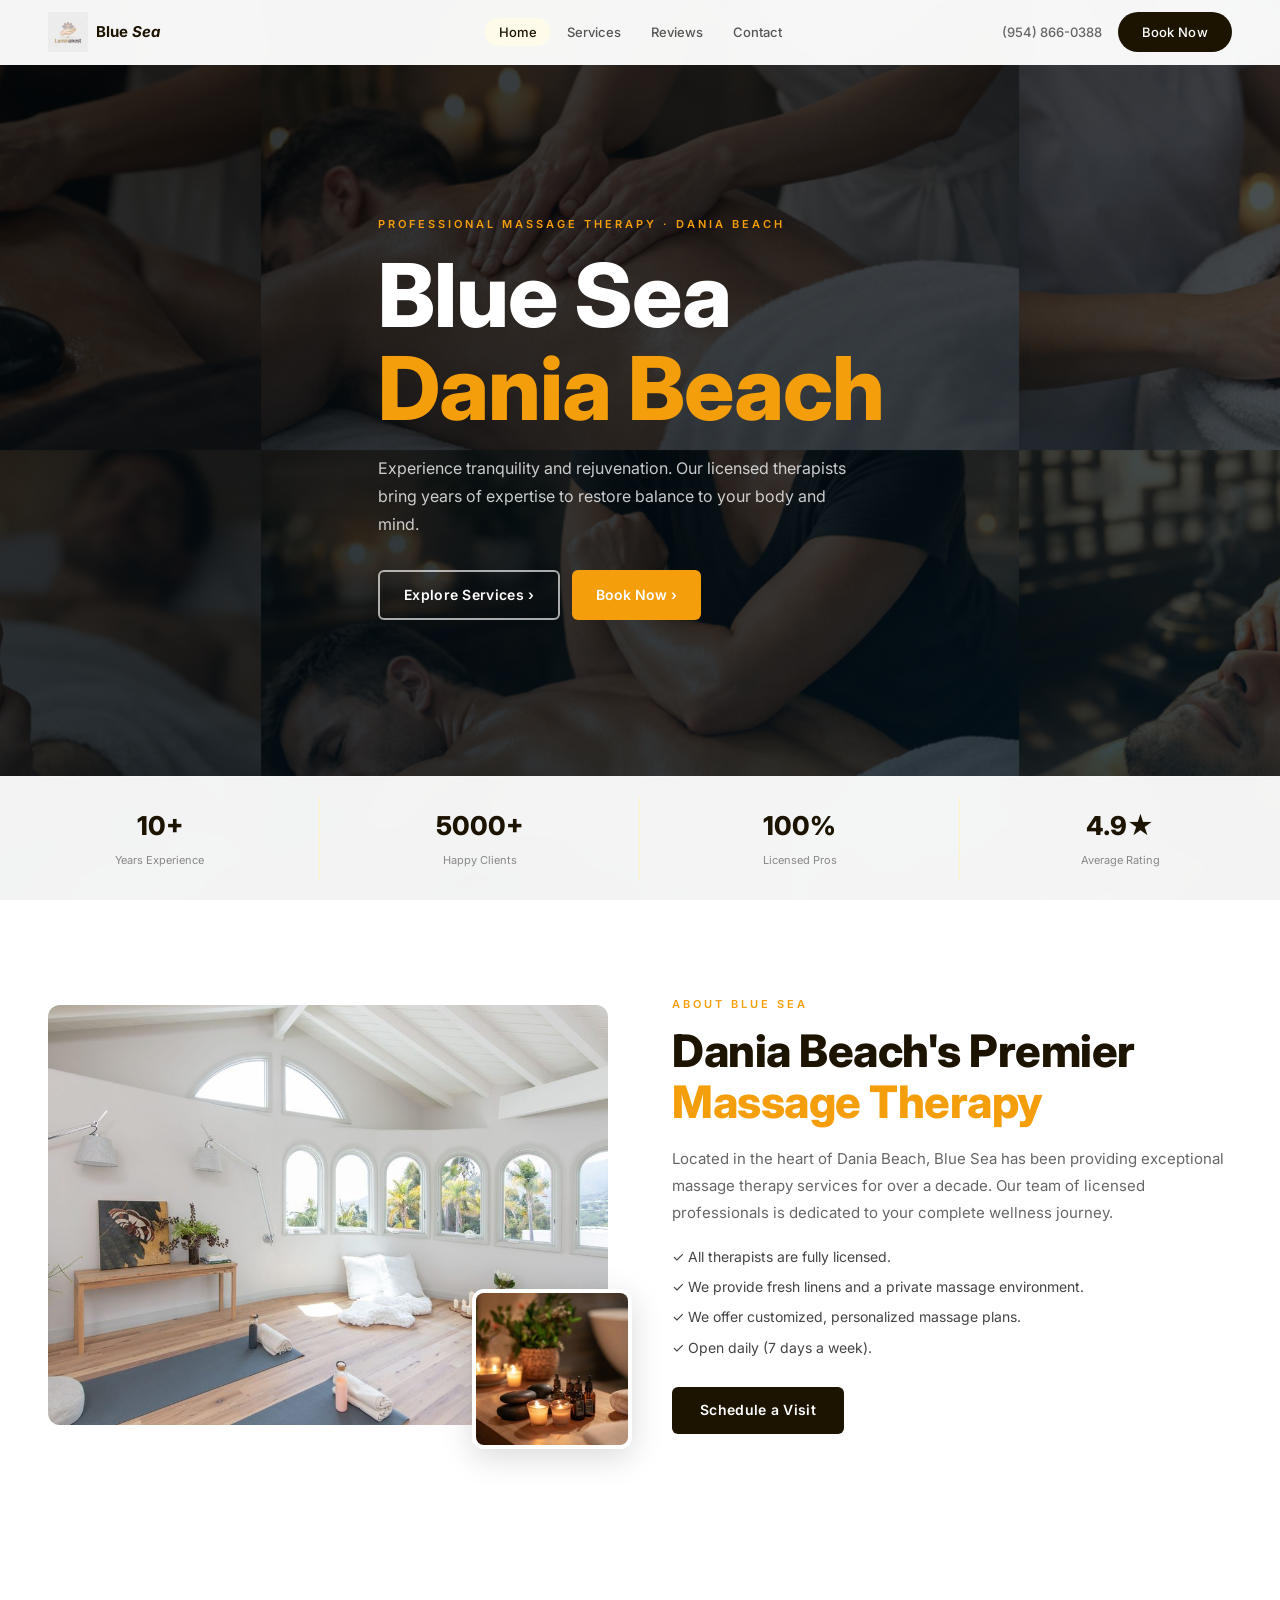
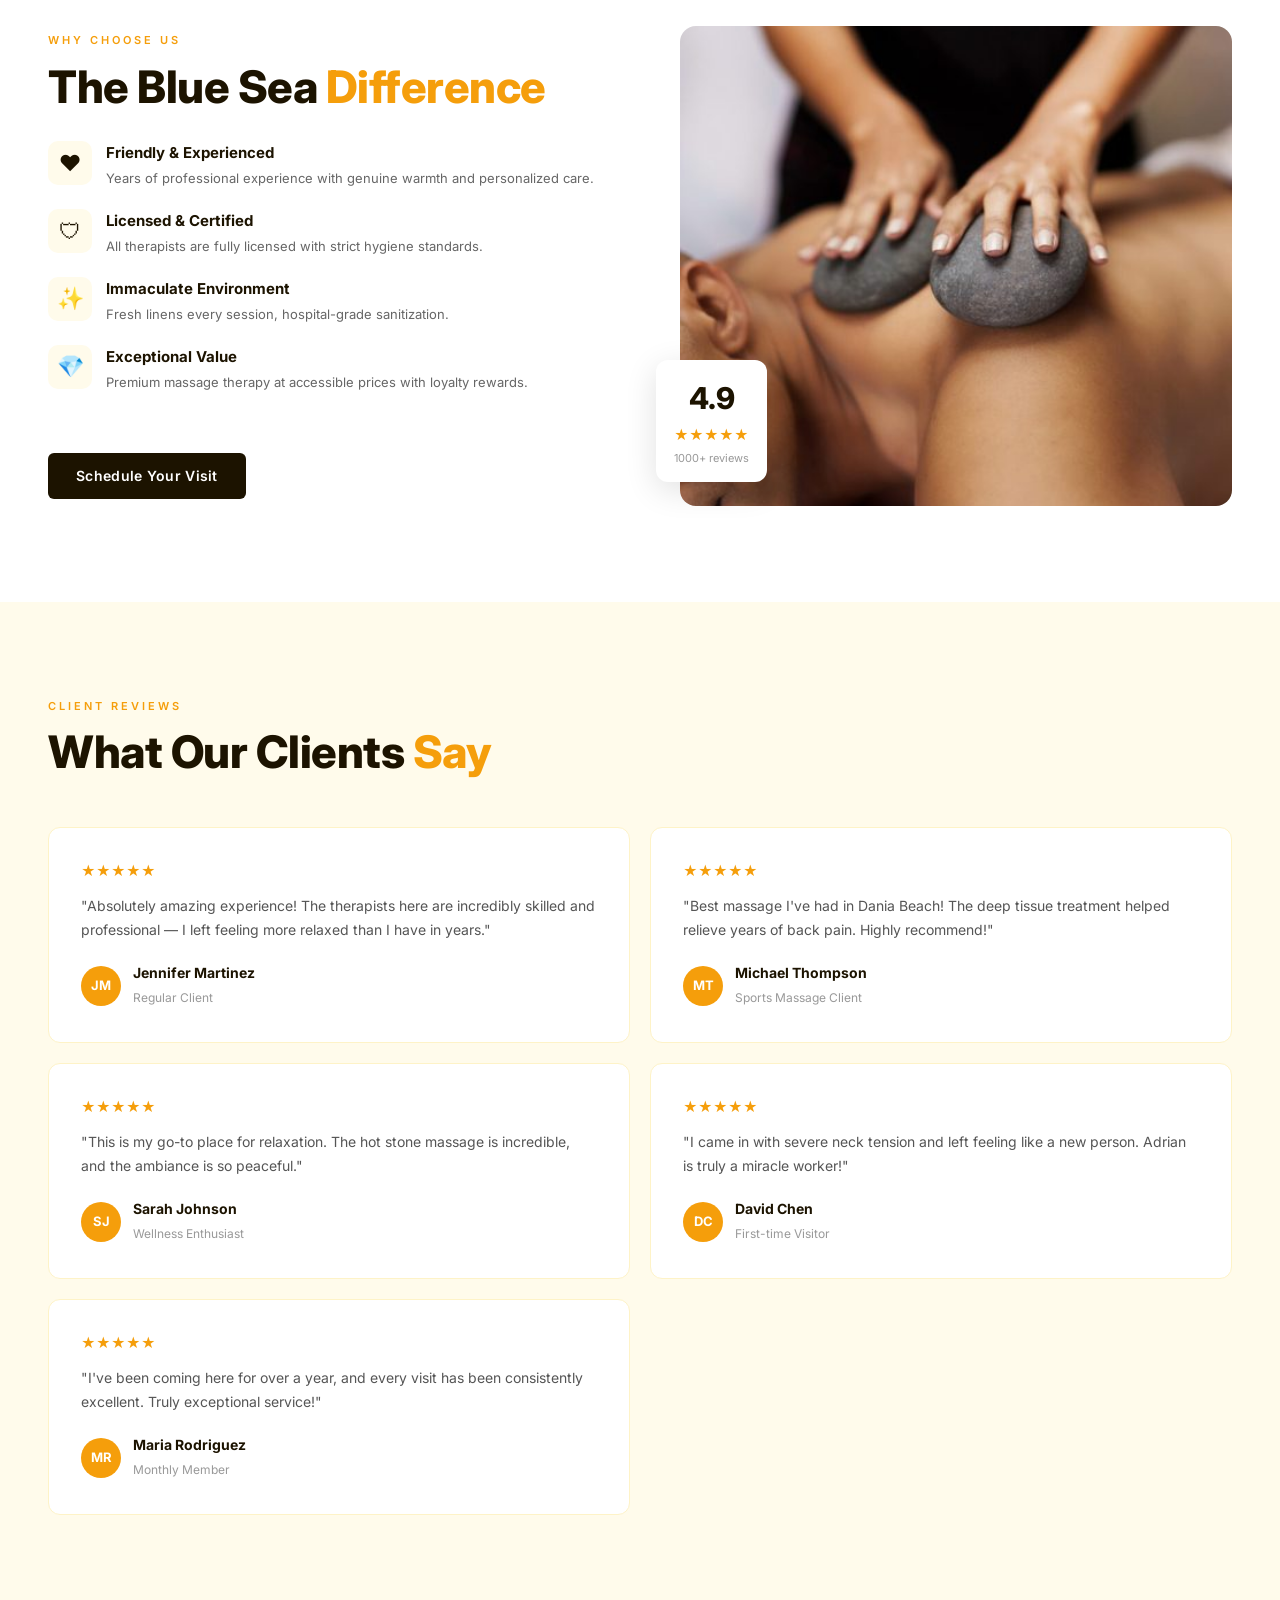
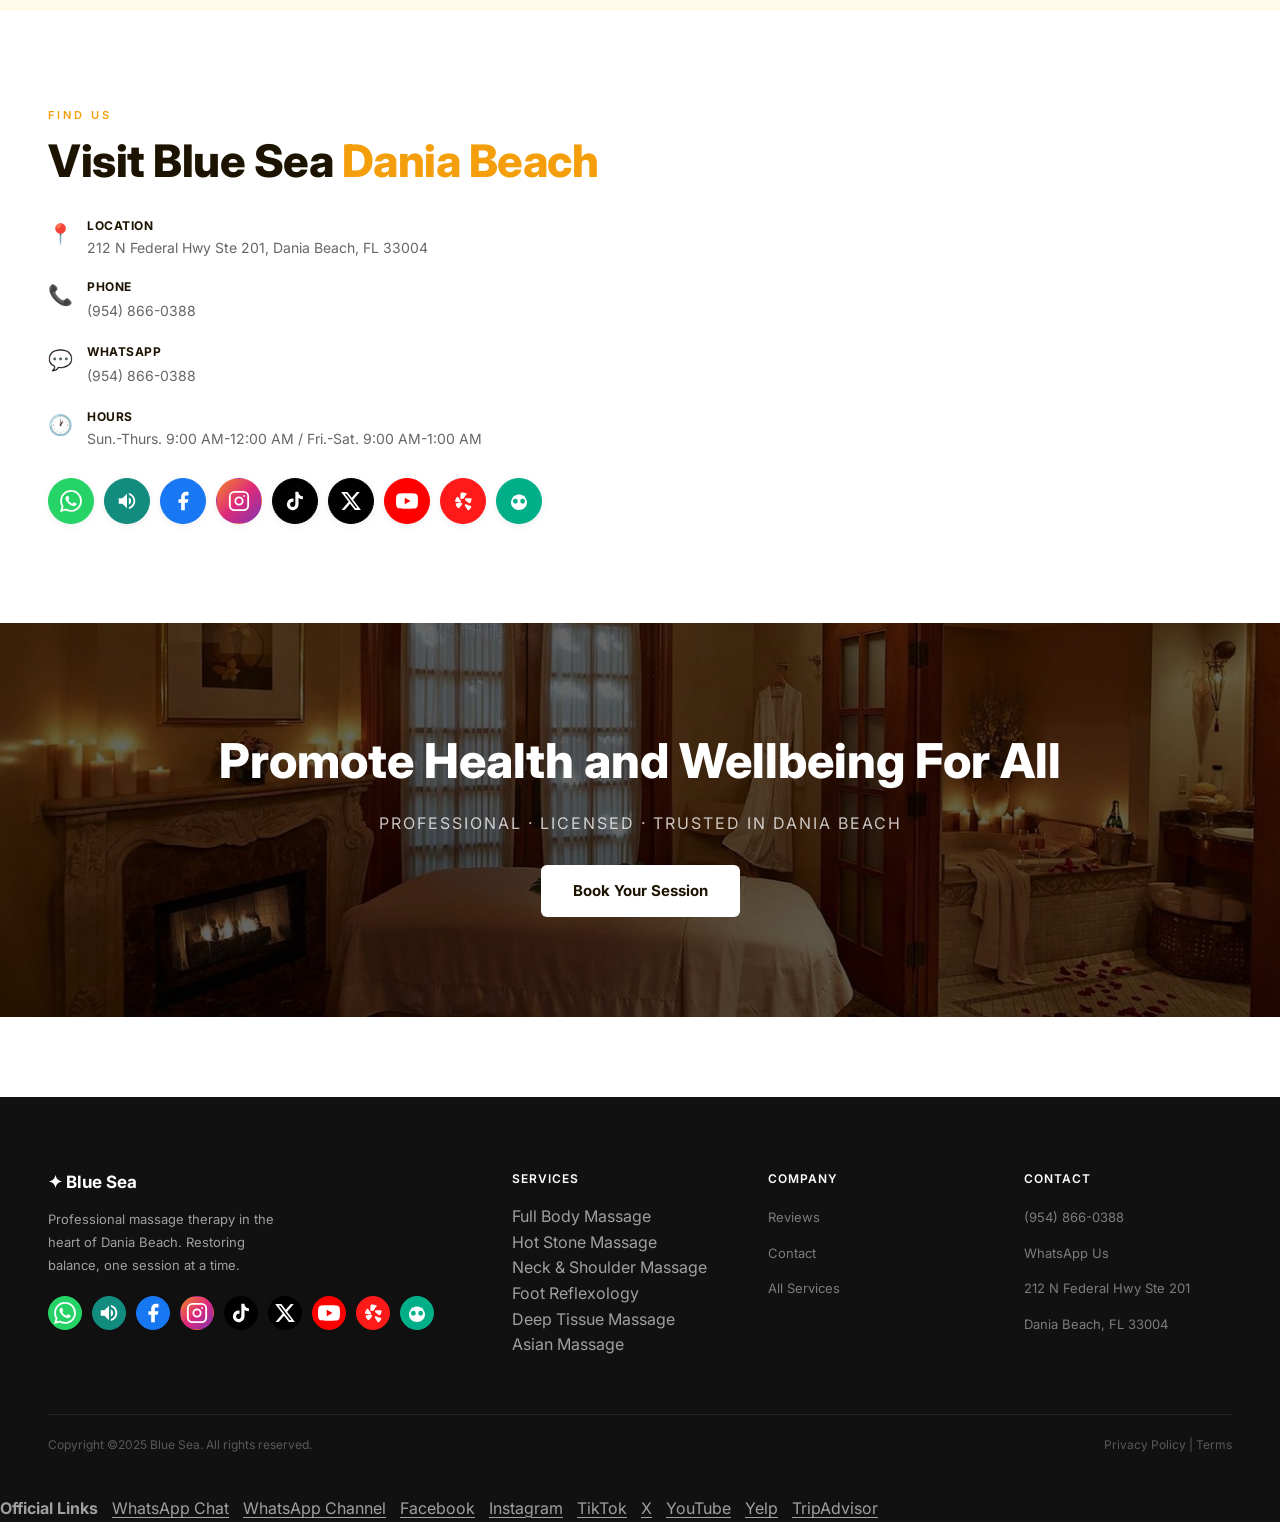
<file: Blue_Ocean_Spa/index.html>
<!DOCTYPE html>

<!DOCTYPE html>

<html lang="en"><head>
<meta charset="utf-8"/>
<link href="images/logo.jpg" rel="icon" type="image/jpeg"/>
<meta content="width=device-width, initial-scale=1.0" name="viewport"/>
<title>Blue Sea - Massage Therapy</title>
<link href="css/styles.css" rel="stylesheet"/></head>
<body>
<div data-v-app="" id="app"><div data-v-d4dc4397="" id="app"><nav class="nav" data-v-d4dc4397=""><div class="container nav__inner" data-v-d4dc4397=""><a aria-current="page" class="router-link-active router-link-exact-active nav__logo" data-v-d4dc4397="" href="index.html"><img alt="Blue Sea" class="logo-mark" data-v-d4dc4397="" src="images/logo.jpg"/><span class="logo-name" data-v-d4dc4397="">Blue <em>Sea</em></span></a><ul class="nav__links" data-v-d4dc4397=""><li data-v-d4dc4397=""><a aria-current="page" class="router-link-active router-link-exact-active nav__link" data-v-d4dc4397="" href="index.html">Home</a></li><li class="nav__item--dropdown" data-v-d4dc4397=""><a class="nav__link" data-v-d4dc4397="" href="services.html">Services</a><ul aria-label="Services submenu" class="nav__submenu"><li><a href="services.html#hot-stone-massage">Hot Stone Massage</a></li><li><a href="services.html#full-body-massage">Full Body Massage</a></li><li><a href="services.html#neck-shoulder-massage">Neck &amp; Shoulder Massage</a></li><li><a href="services.html#foot-reflexology">Foot Reflexology</a></li><li><a href="services.html#asian-massage">Asian Massage</a></li><li><a href="services.html#deep-tissue-massage">Deep Tissue Massage</a></li></ul></li><li data-v-d4dc4397=""><a class="nav__link" data-scroll-target="reviews" data-v-d4dc4397="" href="index.html#reviews">Reviews</a></li><li data-v-d4dc4397=""><a class="nav__link" data-scroll-target="contact" data-v-d4dc4397="" href="index.html#contact">Contact</a></li></ul><div class="nav__right" data-v-d4dc4397=""><a class="nav__phone" data-v-d4dc4397="" href="tel:+19548660388">(954) 866-0388</a><a class="btn-primary" data-v-d4dc4397="" href="https://wa.me/19548660388?text=Hello!%20Thank%20you%20for%20visiting%20our%20SPA%20service%20%F0%9F%98%8A%20What%20would%20you%20like%20to%20know%20about%20our%20massage%20treatments%2C%20pricing%2C%20or%20appointment%20availability%3F" rel="noopener" target="_blank">Book Now</a></div><button class="nav__burger" data-v-d4dc4397=""><span data-v-d4dc4397=""></span><span data-v-d4dc4397=""></span><span data-v-d4dc4397=""></span></button></div><div class="nav__mobile" data-v-d4dc4397=""><a aria-current="page" class="router-link-active router-link-exact-active" data-v-d4dc4397="" href="index.html">Home</a><a data-v-d4dc4397="" href="services.html">Services</a><a class="nav__mobile-subitem" href="services.html#hot-stone-massage">— Hot Stone Massage</a><a class="nav__mobile-subitem" href="services.html#full-body-massage">— Full Body Massage</a><a class="nav__mobile-subitem" href="services.html#neck-shoulder-massage">— Neck &amp; Shoulder Massage</a><a class="nav__mobile-subitem" href="services.html#foot-reflexology">— Foot Reflexology</a><a class="nav__mobile-subitem" href="services.html#asian-massage">— Asian Massage</a><a class="nav__mobile-subitem" href="services.html#deep-tissue-massage">— Deep Tissue Massage</a><a data-scroll-target="reviews" data-v-d4dc4397="" href="index.html#reviews">Reviews</a><a data-scroll-target="contact" data-v-d4dc4397="" href="index.html#contact">Contact</a><a class="btn-accent" data-v-d4dc4397="" href="https://wa.me/19548660388?text=Hello!%20Thank%20you%20for%20visiting%20our%20SPA%20service%20%F0%9F%98%8A%20What%20would%20you%20like%20to%20know%20about%20our%20massage%20treatments%2C%20pricing%2C%20or%20appointment%20availability%3F" rel="noopener" style="margin-top: 8px; text-align: center; justify-content: center;" target="_blank">Book Now</a></div></nav><main data-v-35751c1c="" data-v-d4dc4397=""><section class="hero" data-v-35751c1c=""><div class="hero__bg" data-v-35751c1c=""><img alt="Banner made from blue ocean navigation image folder" class="hero__bg-img updated-word-banner blue-ocean-nav-folder-banner" data-source-folder="blue ocean导航配图" data-v-35751c1c="" src="images/banner-updated/blue-ocean-nav-folder-banner.png"/><div class="hero__overlay" data-v-35751c1c=""></div></div><div class="container hero__content" data-v-35751c1c=""><p class="hero__eyebrow" data-v-35751c1c="">PROFESSIONAL MASSAGE THERAPY · DANIA BEACH</p><h1 class="hero__title" data-v-35751c1c="">Blue Sea <span class="accent" data-v-35751c1c="">Dania Beach</span></h1><p class="hero__sub" data-v-35751c1c="">Experience tranquility and rejuvenation. Our licensed therapists bring years of expertise to restore balance to your body and mind.</p><div class="hero__btns" data-v-35751c1c=""><a class="btn-outline" data-v-35751c1c="" href="services.html">Explore Services ›</a><a class="btn-accent-hero" data-v-35751c1c="" href="https://wa.me/19548660388?text=Hello!%20Thank%20you%20for%20visiting%20our%20SPA%20service%20%F0%9F%98%8A%20What%20would%20you%20like%20to%20know%20about%20our%20massage%20treatments%2C%20pricing%2C%20or%20appointment%20availability%3F" rel="noopener" target="_blank">Book Now ›</a></div></div><div class="hero__stats" data-v-35751c1c=""><div class="container hero__stats-inner" data-v-35751c1c=""><div class="stat" data-v-35751c1c=""><strong data-v-35751c1c="">10+</strong><span data-v-35751c1c="">Years Experience</span></div><div class="stat" data-v-35751c1c=""><strong data-v-35751c1c="">5000+</strong><span data-v-35751c1c="">Happy Clients</span></div><div class="stat" data-v-35751c1c=""><strong data-v-35751c1c="">100%</strong><span data-v-35751c1c="">Licensed Pros</span></div><div class="stat" data-v-35751c1c=""><strong data-v-35751c1c="">4.9★</strong><span data-v-35751c1c="">Average Rating</span></div></div></div></section><section class="about section" data-v-35751c1c=""><div class="container about__inner" data-v-35751c1c=""><div class="about__imgs" data-v-35751c1c=""><img alt="Spa Interior" class="about__img-main" data-v-35751c1c="" src="images/spa-wellness-room.jpg"/><img alt="Spa Candles" class="about__img-sub" data-v-35751c1c="" src="images/spa-candles.jpg"/></div><div class="about__text" data-v-35751c1c=""><p class="section-eyebrow" data-v-35751c1c="">ABOUT BLUE SEA</p><h2 class="section-title" data-v-35751c1c="">Dania Beach's Premier <span class="accent" data-v-35751c1c="">Massage Therapy</span></h2><p class="about__desc" data-v-35751c1c="">Located in the heart of Dania Beach, Blue Sea has been providing exceptional massage therapy services for over a decade. Our team of licensed professionals is dedicated to your complete wellness journey.</p><ul class="about__list" data-v-35751c1c=""><li data-v-35751c1c="">✓ All therapists are fully licensed.</li><li data-v-35751c1c="">✓ We provide fresh linens and a private massage environment.</li><li data-v-35751c1c="">✓ We offer customized, personalized massage plans.</li><li data-v-35751c1c="">✓ Open daily (7 days a week).</li></ul><a class="btn-primary" data-v-35751c1c="" href="https://wa.me/19548660388?text=Hello!%20Thank%20you%20for%20visiting%20our%20SPA%20service%20%F0%9F%98%8A%20What%20would%20you%20like%20to%20know%20about%20our%20massage%20treatments%2C%20pricing%2C%20or%20appointment%20availability%3F" rel="noopener" target="_blank">Schedule a Visit</a></div></div></section><section class="why section" data-v-35751c1c=""><div class="container why__inner" data-v-35751c1c=""><div class="why__text" data-v-35751c1c=""><p class="section-eyebrow" data-v-35751c1c="">WHY CHOOSE US</p><h2 class="section-title" data-v-35751c1c="">The Blue Sea <span class="accent" data-v-35751c1c="">Difference</span></h2><div class="why-features" data-v-35751c1c=""><div class="why-item" data-v-35751c1c=""><span class="why-icon" data-v-35751c1c="">❤</span><div data-v-35751c1c=""><h4 data-v-35751c1c="">Friendly &amp; Experienced</h4><p data-v-35751c1c="">Years of professional experience with genuine warmth and personalized care.</p></div></div><div class="why-item" data-v-35751c1c=""><span class="why-icon" data-v-35751c1c="">🛡</span><div data-v-35751c1c=""><h4 data-v-35751c1c="">Licensed &amp; Certified</h4><p data-v-35751c1c="">All therapists are fully licensed with strict hygiene standards.</p></div></div><div class="why-item" data-v-35751c1c=""><span class="why-icon" data-v-35751c1c="">✨</span><div data-v-35751c1c=""><h4 data-v-35751c1c="">Immaculate Environment</h4><p data-v-35751c1c="">Fresh linens every session, hospital-grade sanitization.</p></div></div><div class="why-item" data-v-35751c1c=""><span class="why-icon" data-v-35751c1c="">💎</span><div data-v-35751c1c=""><h4 data-v-35751c1c="">Exceptional Value</h4><p data-v-35751c1c="">Premium massage therapy at accessible prices with loyalty rewards.</p></div></div></div><a class="btn-primary" data-v-35751c1c="" href="https://wa.me/19548660388?text=Hello!%20Thank%20you%20for%20visiting%20our%20SPA%20service%20%F0%9F%98%8A%20What%20would%20you%20like%20to%20know%20about%20our%20massage%20treatments%2C%20pricing%2C%20or%20appointment%20availability%3F" rel="noopener" style="margin-top: 32px;" target="_blank">Schedule Your Visit</a></div><div class="why__img" data-v-35751c1c=""><img alt="Professional Massage" data-v-35751c1c="" src="images/about-massage.jpg"/><div class="why-badge" data-v-35751c1c=""><strong data-v-35751c1c="">4.9</strong><span data-v-35751c1c="">★★★★★</span><small data-v-35751c1c="">1000+ reviews</small></div></div></div></section><section class="reviews section section--gray" data-v-35751c1c="" id="reviews"><div class="container" data-v-35751c1c=""><p class="section-eyebrow" data-v-35751c1c="">CLIENT REVIEWS</p><h2 class="section-title" data-v-35751c1c="">What Our Clients <span class="accent" data-v-35751c1c="">Say</span></h2><div class="reviews-grid reviews-grid--2col" data-v-35751c1c=""><div class="review-card review-card--lg" data-v-35751c1c=""><div class="review-card__stars" data-v-35751c1c="">★★★★★</div><p class="review-card__text" data-v-35751c1c="">"Absolutely amazing experience! The therapists here are incredibly skilled and professional — I left feeling more relaxed than I have in years."</p><div class="review-card__author" data-v-35751c1c=""><div class="review-avatar" data-v-35751c1c="">JM</div><div data-v-35751c1c=""><strong data-v-35751c1c="">Jennifer Martinez</strong><span data-v-35751c1c="">Regular Client</span></div></div></div><div class="review-card review-card--lg" data-v-35751c1c=""><div class="review-card__stars" data-v-35751c1c="">★★★★★</div><p class="review-card__text" data-v-35751c1c="">"Best massage I've had in Dania Beach! The deep tissue treatment helped relieve years of back pain. Highly recommend!"</p><div class="review-card__author" data-v-35751c1c=""><div class="review-avatar" data-v-35751c1c="">MT</div><div data-v-35751c1c=""><strong data-v-35751c1c="">Michael Thompson</strong><span data-v-35751c1c="">Sports Massage Client</span></div></div></div><div class="review-card review-card--lg" data-v-35751c1c=""><div class="review-card__stars" data-v-35751c1c="">★★★★★</div><p class="review-card__text" data-v-35751c1c="">"This is my go-to place for relaxation. The hot stone massage is incredible, and the ambiance is so peaceful."</p><div class="review-card__author" data-v-35751c1c=""><div class="review-avatar" data-v-35751c1c="">SJ</div><div data-v-35751c1c=""><strong data-v-35751c1c="">Sarah Johnson</strong><span data-v-35751c1c="">Wellness Enthusiast</span></div></div></div><div class="review-card review-card--lg" data-v-35751c1c=""><div class="review-card__stars" data-v-35751c1c="">★★★★★</div><p class="review-card__text" data-v-35751c1c="">"I came in with severe neck tension and left feeling like a new person. Adrian is truly a miracle worker!"</p><div class="review-card__author" data-v-35751c1c=""><div class="review-avatar" data-v-35751c1c="">DC</div><div data-v-35751c1c=""><strong data-v-35751c1c="">David Chen</strong><span data-v-35751c1c="">First-time Visitor</span></div></div></div><div class="review-card review-card--lg" data-v-35751c1c=""><div class="review-card__stars" data-v-35751c1c="">★★★★★</div><p class="review-card__text" data-v-35751c1c="">"I've been coming here for over a year, and every visit has been consistently excellent. Truly exceptional service!"</p><div class="review-card__author" data-v-35751c1c=""><div class="review-avatar" data-v-35751c1c="">MR</div><div data-v-35751c1c=""><strong data-v-35751c1c="">Maria Rodriguez</strong><span data-v-35751c1c="">Monthly Member</span></div></div></div></div></div></section><section class="contact section" data-v-35751c1c="" id="contact"><div class="container contact__inner" data-v-35751c1c=""><div class="contact__info" data-v-35751c1c=""><p class="section-eyebrow" data-v-35751c1c="">FIND US</p><h2 class="section-title" data-v-35751c1c="">Visit Blue Sea <span class="accent" data-v-35751c1c="">Dania Beach</span></h2><div class="contact-items" data-v-35751c1c=""><div class="contact-item" data-v-35751c1c=""><span class="ci-icon" data-v-35751c1c="">📍</span><div data-v-35751c1c=""><strong data-v-35751c1c="">Location</strong><p data-v-35751c1c=""><a data-v-35751c1c="" href="https://www.google.com/maps/search/Blue+Ocean+Spa+212+N+Federal+Hwy+Ste+201,+Dania+Beach,+FL+33004/@26.0563718,-80.1435142,17z/data=!3m1!4b1?entry=ttu&g_ep=EgoyMDI2MDUxMy4wIKXMDSoASAFQAw%3D%3D" rel="noopener" target="_blank">212 N Federal Hwy Ste 201, Dania Beach, FL 33004</a></p></div></div><div class="contact-item" data-v-35751c1c=""><span class="ci-icon" data-v-35751c1c="">📞</span><div data-v-35751c1c=""><strong data-v-35751c1c="">Phone</strong><a data-v-35751c1c="" href="tel:+19548660388">(954) 866-0388</a></div></div><div class="contact-item" data-v-35751c1c=""><span class="ci-icon" data-v-35751c1c="">💬</span><div data-v-35751c1c=""><strong data-v-35751c1c="">WhatsApp</strong><a data-v-35751c1c="" href="https://wa.me/19548660388?text=Hello!%20Thank%20you%20for%20visiting%20our%20SPA%20service%20%F0%9F%98%8A%20What%20would%20you%20like%20to%20know%20about%20our%20massage%20treatments%2C%20pricing%2C%20or%20appointment%20availability%3F" rel="noopener" target="_blank">(954) 866-0388</a></div></div><div class="contact-item" data-v-35751c1c=""><span class="ci-icon" data-v-35751c1c="">🕐</span><div data-v-35751c1c=""><strong data-v-35751c1c="">Hours</strong><p data-v-35751c1c="">Sun.-Thurs. 9:00 AM-12:00 AM / Fri.-Sat. 9:00 AM-1:00 AM</p></div></div></div><div class="contact-socials" data-v-35751c1c=""><a class="social-btn" data-v-35751c1c="" href="https://wa.me/19548660388?text=Hello!%20Thank%20you%20for%20visiting%20our%20SPA%20service%20%F0%9F%98%8A%20What%20would%20you%20like%20to%20know%20about%20our%20massage%20treatments%2C%20pricing%2C%20or%20appointment%20availability%3F" rel="noopener" target="_blank" title="WhatsApp"><svg data-v-35751c1c="" fill="currentColor" height="18" viewBox="0 0 24 24" width="18"><path d="M17.472 14.382c-.297-.149-1.758-.867-2.03-.967-.273-.099-.471-.148-.67.15-.197.297-.767.966-.94 1.164-.173.199-.347.223-.644.075-.297-.15-1.255-.463-2.39-1.475-.883-.788-1.48-1.761-1.653-2.059-.173-.297-.018-.458.13-.606.134-.133.298-.347.446-.52.149-.174.198-.298.298-.497.099-.198.05-.371-.025-.52-.075-.149-.669-1.612-.916-2.207-.242-.579-.487-.5-.669-.51-.173-.008-.371-.01-.57-.01-.198 0-.52.074-.792.372-.272.297-1.04 1.016-1.04 2.479 0 1.462 1.065 2.875 1.213 3.074.149.198 2.096 3.2 5.077 4.487.709.306 1.262.489 1.694.625.712.227 1.36.195 1.871.118.571-.085 1.758-.719 2.006-1.413.248-.694.248-1.289.173-1.413-.074-.124-.272-.198-.57-.347m-5.421 7.403h-.004a9.87 9.87 0 01-5.031-1.378l-.361-.214-3.741.982.998-3.648-.235-.374a9.86 9.86 0 01-1.51-5.26c.001-5.45 4.436-9.884 9.888-9.884 2.64 0 5.122 1.03 6.988 2.898a9.825 9.825 0 012.893 6.994c-.003 5.45-4.437 9.884-9.885 9.884m8.413-18.297A11.815 11.815 0 0012.05 0C5.495 0 .16 5.335.157 11.892c0 2.096.547 4.142 1.588 5.945L.057 24l6.305-1.654a11.882 11.882 0 005.683 1.448h.005c6.554 0 11.89-5.335 11.893-11.893a11.821 11.821 0 00-3.48-8.413z"/></svg></a><a class="social-btn" data-v-35751c1c="" href="https://whatsapp.com/channel/0029Vb7eLOF2phHGDai0Yn0w" rel="noopener" target="_blank" title="WhatsApp Channel"><svg aria-hidden="true" data-v-35751c1c="" fill="currentColor" viewBox="0 0 24 24"><path d="M3 9v6h4l5 5V4L7 9H3zm13.5 3c0-1.77-1.02-3.29-2.5-4.03v8.05c1.48-.73 2.5-2.25 2.5-4.02zM14 3.23v2.06c2.89.86 5 3.54 5 6.71s-2.11 5.85-5 6.71v2.06c4.01-.91 7-4.49 7-8.77s-2.99-7.86-7-8.77z"/></svg></a><a class="social-btn" data-v-35751c1c="" href="https://www.facebook.com/blueoceanspadaniabeach/" rel="noopener" target="_blank" title="Facebook"><svg data-v-35751c1c="" fill="currentColor" height="18" viewBox="0 0 24 24" width="18"><path d="M18 2h-3a5 5 0 00-5 5v3H7v4h3v8h4v-8h3l1-4h-4V7a1 1 0 011-1h3z"/></svg></a><a class="social-btn" data-v-35751c1c="" href="https://www.instagram.com/blueoceanspas/" rel="noopener" target="_blank" title="Instagram"><svg aria-hidden="true" data-v-35751c1c="" fill="none" stroke="currentColor" stroke-linecap="round" stroke-linejoin="round" stroke-width="2" viewBox="0 0 24 24"><rect height="20" rx="5" ry="5" width="20" x="2" y="2"/><circle cx="12" cy="12" r="4"/><circle cx="17.5" cy="6.5" fill="currentColor" r="1" stroke="none"/></svg></a><a class="social-btn" data-v-35751c1c="" href="https://www.tiktok.com/@blue.ocean973" rel="noopener" target="_blank" title="TikTok"><svg data-v-35751c1c="" fill="currentColor" height="18" viewBox="0 0 24 24" width="18"><path d="M19.59 6.69a4.83 4.83 0 01-3.77-4.25V2h-3.45v13.67a2.89 2.89 0 01-5.2 1.74 2.89 2.89 0 012.31-4.64 2.93 2.93 0 01.88.13V9.4a6.84 6.84 0 00-1-.05A6.33 6.33 0 005 20.1a6.34 6.34 0 0010.86-4.43v-7a8.16 8.16 0 004.77 1.52v-3.4a4.85 4.85 0 01-1-.1z"/></svg></a><a class="social-btn" data-v-35751c1c="" href="https://x.com/Blue_Ocean_Spa" rel="noopener" target="_blank" title="X"><svg data-v-35751c1c="" fill="currentColor" height="18" viewBox="0 0 24 24" width="18"><path d="M18.244 2.25h3.308l-7.227 8.26 8.502 11.24H16.17l-5.214-6.817L4.99 21.75H1.68l7.73-8.835L1.254 2.25H8.08l4.713 6.231zm-1.161 17.52h1.833L7.084 4.126H5.117z"/></svg></a><a class="social-btn" data-v-35751c1c="" href="https://www.youtube.com/@BlueOceanSpa-l6f" rel="noopener" target="_blank" title="YouTube"><svg data-v-35751c1c="" fill="currentColor" height="18" viewBox="0 0 24 24" width="18"><path d="M23.498 6.186a3.016 3.016 0 00-2.122-2.136C19.505 3.545 12 3.545 12 3.545s-7.505 0-9.377.505A3.017 3.017 0 00.502 6.186C0 8.07 0 12 0 12s0 3.93.502 5.814a3.016 3.016 0 002.122 2.136c1.871.505 9.376.505 9.376.505s7.505 0 9.377-.505a3.015 3.015 0 002.122-2.136C24 15.93 24 12 24 12s0-3.93-.502-5.814zM9.545 15.568V8.432L15.818 12l-6.273 3.568z"/></svg></a><a class="social-btn" data-v-35751c1c="" href="https://www.yelp.com/biz/blue-ocean-spa-dania-beach-2" rel="noopener" target="_blank" title="Yelp"><svg data-v-35751c1c="" fill="currentColor" height="18" viewBox="0 0 24 24" width="18"><path d="M21.111 18.226c-.141.969-2.119 3.483-3.029 3.847-.311.124-.611.094-.85-.09-.154-.12-.314-.365-2.447-3.827l-.633-1.032c-.244-.37-.199-.857.104-1.207.297-.341.762-.47 1.182-.326l1.17.399c3.698 1.261 3.929 1.388 4.076 1.513.283.237.375.583.427.723zm-9.896-3.424c-.193-.437-.635-.71-1.109-.685l-1.22.064c-3.916.213-4.169.267-4.352.375-.31.183-.454.516-.424.861.08.975 1.752 3.775 2.567 4.293.276.175.593.208.876.088.189-.079.38-.26 2.857-3.478l.768-1.018c.234-.31.23-.762-.003-1.1zm10.147-4.908c-.047-.352-.268-.654-.591-.8-.215-.097-.467-.124-4.293-.001l-1.224.038c-.474.015-.888.313-1.052.754-.159.432-.026.913.333 1.208l.951.778c3.005 2.461 3.225 2.602 3.427 2.666.34.107.7-.003.958-.286.711-.784 1.641-3.852 1.491-4.357zm-11.63 3.238c.282-.404.282-.943-.001-1.348L8.97 10.87C6.786 7.801 6.596 7.587 6.396 7.47c-.314-.18-.694-.165-.993.047-.818.574-2.146 3.52-2.098 4.538.016.354.176.666.449.873.185.138.406.204 3.967.588l1.218.131c.474.051.924-.175 1.193-.557zm1.749-3.573c.449.147.942-.011 1.227-.395l.756-1.022c2.367-3.198 2.494-3.441 2.538-3.657.073-.354-.077-.716-.393-.94C14.29 3.032 11.209 2.5 10.25 2.677c-.342.062-.625.272-.774.573-.1.2-.148.436-.369 4.287l-.068 1.221c-.026.476.221.926.642 1.141z"/></svg></a><a class="social-btn" data-v-35751c1c="" href="https://cn.tripadvisor.com/Attraction_Review-g34168-d34312627-Reviews-Blue_Ocean_Spa-Dania_Beach_Broward_County_Florida.html" rel="noopener" target="_blank" title="TripAdvisor"><svg aria-hidden="true" fill="currentColor" viewBox="0 0 24 24"><path d="M7 6.2 8.5 9 6 8.6z"/><path d="M17 6.2 15.5 9 18 8.6z"/><path clip-rule="evenodd" d="M12 21C7.58 21 4 17.65 4 13.5c0-.85.18-1.65.52-2.38C5.58 7.85 8.55 5.5 12 5.5c3.45 0 6.42 2.35 7.48 5.62.34.73.52 1.53.52 2.38C20 17.65 16.42 21 12 21zm-3.65-6.35a2.4 2.4 0 1 0 0-4.8 2.4 2.4 0 0 0 0 4.8zm7.3 0a2.4 2.4 0 1 0 0-4.8 2.4 2.4 0 0 0 0 4.8z" fill-rule="evenodd"/><path d="M12 14.5 10.5 16.2h3z"/></svg></a></div></div><div class="contact__map" data-v-35751c1c=""><iframe allowfullscreen="" data-v-35751c1c="" height="100%" loading="lazy" src="https://www.google.com/maps?q=212+N+Federal+Hwy+Ste+201,+Dania+Beach,+FL+33004&hl=en&z=17&output=embed" style="border: 0px;" width="100%"></iframe></div></div></section><section class="brand-banner" data-v-35751c1c=""><div class="brand-banner__bg" data-v-35751c1c=""><img alt="Blue Sea Dania Beach" data-v-35751c1c="" src="images/hero-spa-room.jpg"/><div class="brand-banner__overlay" data-v-35751c1c=""></div></div><div class="container brand-banner__content" data-v-35751c1c=""><h2 data-v-35751c1c="">Promote Health and Wellbeing For All</h2><p data-v-35751c1c="">Professional · Licensed · Trusted in Dania Beach</p><a class="btn-white" data-v-35751c1c="" href="https://wa.me/19548660388?text=Hello!%20Thank%20you%20for%20visiting%20our%20SPA%20service%20%F0%9F%98%8A%20What%20would%20you%20like%20to%20know%20about%20our%20massage%20treatments%2C%20pricing%2C%20or%20appointment%20availability%3F" rel="noopener" target="_blank">Book Your Session</a></div></section></main><footer class="footer" data-v-d4dc4397=""><div class="container" data-v-d4dc4397=""><div class="footer__grid" data-v-d4dc4397=""><div class="footer__brand" data-v-d4dc4397=""><div class="footer__logo" data-v-d4dc4397="">✦ Blue Sea</div><p data-v-d4dc4397="">Professional massage therapy in the heart of Dania Beach. Restoring balance, one session at a time.</p><div class="footer__social" data-v-d4dc4397=""><a data-v-d4dc4397="" href="https://wa.me/19548660388?text=Hello!%20Thank%20you%20for%20visiting%20our%20SPA%20service%20%F0%9F%98%8A%20What%20would%20you%20like%20to%20know%20about%20our%20massage%20treatments%2C%20pricing%2C%20or%20appointment%20availability%3F" rel="noopener" target="_blank" title="WhatsApp"><svg data-v-d4dc4397="" fill="currentColor" height="16" viewBox="0 0 24 24" width="16"><path d="M17.472 14.382c-.297-.149-1.758-.867-2.03-.967-.273-.099-.471-.148-.67.15-.197.297-.767.966-.94 1.164-.173.199-.347.223-.644.075-.297-.15-1.255-.463-2.39-1.475-.883-.788-1.48-1.761-1.653-2.059-.173-.297-.018-.458.13-.606.134-.133.298-.347.446-.52.149-.174.198-.298.298-.497.099-.198.05-.371-.025-.52-.075-.149-.669-1.612-.916-2.207-.242-.579-.487-.5-.669-.51-.173-.008-.371-.01-.57-.01-.198 0-.52.074-.792.372-.272.297-1.04 1.016-1.04 2.479 0 1.462 1.065 2.875 1.213 3.074.149.198 2.096 3.2 5.077 4.487.709.306 1.262.489 1.694.625.712.227 1.36.195 1.871.118.571-.085 1.758-.719 2.006-1.413.248-.694.248-1.289.173-1.413-.074-.124-.272-.198-.57-.347m-5.421 7.403h-.004a9.87 9.87 0 01-5.031-1.378l-.361-.214-3.741.982.998-3.648-.235-.374a9.86 9.86 0 01-1.51-5.26c.001-5.45 4.436-9.884 9.888-9.884 2.64 0 5.122 1.03 6.988 2.898a9.825 9.825 0 012.893 6.994c-.003 5.45-4.437 9.884-9.885 9.884m8.413-18.297A11.815 11.815 0 0012.05 0C5.495 0 .16 5.335.157 11.892c0 2.096.547 4.142 1.588 5.945L.057 24l6.305-1.654a11.882 11.882 0 005.683 1.448h.005c6.554 0 11.89-5.335 11.893-11.893a11.821 11.821 0 00-3.48-8.413z"/></svg></a><a data-v-d4dc4397="" href="https://whatsapp.com/channel/0029Vb7eLOF2phHGDai0Yn0w" rel="noopener" target="_blank" title="WhatsApp Channel"><svg aria-hidden="true" data-v-d4dc4397="" fill="currentColor" viewBox="0 0 24 24"><path d="M3 9v6h4l5 5V4L7 9H3zm13.5 3c0-1.77-1.02-3.29-2.5-4.03v8.05c1.48-.73 2.5-2.25 2.5-4.02zM14 3.23v2.06c2.89.86 5 3.54 5 6.71s-2.11 5.85-5 6.71v2.06c4.01-.91 7-4.49 7-8.77s-2.99-7.86-7-8.77z"/></svg></a><a data-v-d4dc4397="" href="https://www.facebook.com/blueoceanspadaniabeach/" rel="noopener" target="_blank" title="Facebook"><svg data-v-d4dc4397="" fill="currentColor" height="16" viewBox="0 0 24 24" width="16"><path d="M18 2h-3a5 5 0 00-5 5v3H7v4h3v8h4v-8h3l1-4h-4V7a1 1 0 011-1h3z"/></svg></a><a data-v-d4dc4397="" href="https://www.instagram.com/blueoceanspas/" rel="noopener" target="_blank" title="Instagram"><svg aria-hidden="true" data-v-d4dc4397="" fill="none" stroke="currentColor" stroke-linecap="round" stroke-linejoin="round" stroke-width="2" viewBox="0 0 24 24"><rect height="20" rx="5" ry="5" width="20" x="2" y="2"/><circle cx="12" cy="12" r="4"/><circle cx="17.5" cy="6.5" fill="currentColor" r="1" stroke="none"/></svg></a><a data-v-d4dc4397="" href="https://www.tiktok.com/@blue.ocean973" rel="noopener" target="_blank" title="TikTok"><svg data-v-d4dc4397="" fill="currentColor" height="16" viewBox="0 0 24 24" width="16"><path d="M19.59 6.69a4.83 4.83 0 01-3.77-4.25V2h-3.45v13.67a2.89 2.89 0 01-5.2 1.74 2.89 2.89 0 012.31-4.64 2.93 2.93 0 01.88.13V9.4a6.84 6.84 0 00-1-.05A6.33 6.33 0 005 20.1a6.34 6.34 0 0010.86-4.43v-7a8.16 8.16 0 004.77 1.52v-3.4a4.85 4.85 0 01-1-.1z"/></svg></a><a data-v-d4dc4397="" href="https://x.com/Blue_Ocean_Spa" rel="noopener" target="_blank" title="X"><svg data-v-d4dc4397="" fill="currentColor" height="16" viewBox="0 0 24 24" width="16"><path d="M18.244 2.25h3.308l-7.227 8.26 8.502 11.24H16.17l-5.214-6.817L4.99 21.75H1.68l7.73-8.835L1.254 2.25H8.08l4.713 6.231zm-1.161 17.52h1.833L7.084 4.126H5.117z"/></svg></a><a data-v-d4dc4397="" href="https://www.youtube.com/@BlueOceanSpa-l6f" rel="noopener" target="_blank" title="YouTube"><svg data-v-d4dc4397="" fill="currentColor" height="16" viewBox="0 0 24 24" width="16"><path d="M23.498 6.186a3.016 3.016 0 00-2.122-2.136C19.505 3.545 12 3.545 12 3.545s-7.505 0-9.377.505A3.017 3.017 0 00.502 6.186C0 8.07 0 12 0 12s0 3.93.502 5.814a3.016 3.016 0 002.122 2.136c1.871.505 9.376.505 9.376.505s7.505 0 9.377-.505a3.015 3.015 0 002.122-2.136C24 15.93 24 12 24 12s0-3.93-.502-5.814zM9.545 15.568V8.432L15.818 12l-6.273 3.568z"/></svg></a><a data-v-d4dc4397="" href="https://www.yelp.com/biz/blue-ocean-spa-dania-beach-2" rel="noopener" target="_blank" title="Yelp"><svg data-v-d4dc4397="" fill="currentColor" height="16" viewBox="0 0 24 24" width="16"><path d="M21.111 18.226c-.141.969-2.119 3.483-3.029 3.847-.311.124-.611.094-.85-.09-.154-.12-.314-.365-2.447-3.827l-.633-1.032c-.244-.37-.199-.857.104-1.207.297-.341.762-.47 1.182-.326l1.17.399c3.698 1.261 3.929 1.388 4.076 1.513.283.237.375.583.427.723zm-9.896-3.424c-.193-.437-.635-.71-1.109-.685l-1.22.064c-3.916.213-4.169.267-4.352.375-.31.183-.454.516-.424.861.08.975 1.752 3.775 2.567 4.293.276.175.593.208.876.088.189-.079.38-.26 2.857-3.478l.768-1.018c.234-.31.23-.762-.003-1.1zm10.147-4.908c-.047-.352-.268-.654-.591-.8-.215-.097-.467-.124-4.293-.001l-1.224.038c-.474.015-.888.313-1.052.754-.159.432-.026.913.333 1.208l.951.778c3.005 2.461 3.225 2.602 3.427 2.666.34.107.7-.003.958-.286.711-.784 1.641-3.852 1.491-4.357zm-11.63 3.238c.282-.404.282-.943-.001-1.348L8.97 10.87C6.786 7.801 6.596 7.587 6.396 7.47c-.314-.18-.694-.165-.993.047-.818.574-2.146 3.52-2.098 4.538.016.354.176.666.449.873.185.138.406.204 3.967.588l1.218.131c.474.051.924-.175 1.193-.557zm1.749-3.573c.449.147.942-.011 1.227-.395l.756-1.022c2.367-3.198 2.494-3.441 2.538-3.657.073-.354-.077-.716-.393-.94C14.29 3.032 11.209 2.5 10.25 2.677c-.342.062-.625.272-.774.573-.1.2-.148.436-.369 4.287l-.068 1.221c-.026.476.221.926.642 1.141z"/></svg></a><a data-v-d4dc4397="" href="https://cn.tripadvisor.com/Attraction_Review-g34168-d34312627-Reviews-Blue_Ocean_Spa-Dania_Beach_Broward_County_Florida.html" rel="noopener" target="_blank" title="TripAdvisor"><svg aria-hidden="true" fill="currentColor" viewBox="0 0 24 24"><path d="M7 6.2 8.5 9 6 8.6z"/><path d="M17 6.2 15.5 9 18 8.6z"/><path clip-rule="evenodd" d="M12 21C7.58 21 4 17.65 4 13.5c0-.85.18-1.65.52-2.38C5.58 7.85 8.55 5.5 12 5.5c3.45 0 6.42 2.35 7.48 5.62.34.73.52 1.53.52 2.38C20 17.65 16.42 21 12 21zm-3.65-6.35a2.4 2.4 0 1 0 0-4.8 2.4 2.4 0 0 0 0 4.8zm7.3 0a2.4 2.4 0 1 0 0-4.8 2.4 2.4 0 0 0 0 4.8z" fill-rule="evenodd"/><path d="M12 14.5 10.5 16.2h3z"/></svg></a></div></div><div class="footer__col" data-v-d4dc4397=""><h4 data-v-d4dc4397="">Services</h4><ul data-v-d4dc4397=""><li><a href="services.html#full-body-massage">Full Body Massage</a></li><li><a href="services.html#hot-stone-massage">Hot Stone Massage</a></li><li><a href="services.html#neck-shoulder-massage">Neck &amp; Shoulder Massage</a></li><li><a href="services.html#foot-reflexology">Foot Reflexology</a></li><li><a href="services.html#deep-tissue-massage">Deep Tissue Massage</a></li><li><a href="services.html#asian-massage">Asian Massage</a></li></ul></div><div class="footer__col" data-v-d4dc4397=""><h4 data-v-d4dc4397="">Company</h4><ul data-v-d4dc4397=""><li data-v-d4dc4397=""><a data-scroll-target="reviews" data-v-d4dc4397="" href="index.html#reviews">Reviews</a></li><li data-v-d4dc4397=""><a data-scroll-target="contact" data-v-d4dc4397="" href="index.html#contact">Contact</a></li><li data-v-d4dc4397=""><a data-v-d4dc4397="" href="services.html">All Services</a></li></ul></div><div class="footer__col" data-v-d4dc4397=""><h4 data-v-d4dc4397="">Contact</h4><ul data-v-d4dc4397=""><li data-v-d4dc4397=""><a data-v-d4dc4397="" href="tel:+19548660388">(954) 866-0388</a></li><li data-v-d4dc4397=""><a data-v-d4dc4397="" href="https://wa.me/19548660388?text=Hello!%20Thank%20you%20for%20visiting%20our%20SPA%20service%20%F0%9F%98%8A%20What%20would%20you%20like%20to%20know%20about%20our%20massage%20treatments%2C%20pricing%2C%20or%20appointment%20availability%3F" rel="noopener" target="_blank">WhatsApp Us</a></li><li data-v-d4dc4397=""><span data-v-d4dc4397="">212 N Federal Hwy Ste 201</span></li><li data-v-d4dc4397=""><span data-v-d4dc4397="">Dania Beach, FL 33004</span></li></ul></div></div><div class="footer__bottom" data-v-d4dc4397=""><span data-v-d4dc4397="">Copyright ©2025 Blue Sea. All rights reserved.</span><span data-v-d4dc4397=""><a data-v-d4dc4397="" href="#">Privacy Policy</a> | <a data-v-d4dc4397="" href="#">Terms</a></span></div></div><div class="updated-social-links"><strong>Official Links</strong><a href="https://wa.me/19548660388?text=Hello!%20Thank%20you%20for%20visiting%20our%20SPA%20service%20%F0%9F%98%8A%20What%20would%20you%20like%20to%20know%20about%20our%20massage%20treatments%2C%20pricing%2C%20or%20appointment%20availability%3F" rel="noopener" target="_blank">WhatsApp Chat</a><a href="https://whatsapp.com/channel/0029Vb7eLOF2phHGDai0Yn0w" rel="noopener" target="_blank">WhatsApp Channel</a><a href="https://www.facebook.com/blueoceanspadaniabeach/" rel="noopener" target="_blank">Facebook</a><a href="https://www.instagram.com/blueoceanspas/" rel="noopener" target="_blank">Instagram</a><a href="https://www.tiktok.com/@blue.ocean973" rel="noopener" target="_blank">TikTok</a><a href="https://x.com/Blue_Ocean_Spa" rel="noopener" target="_blank">X</a><a href="https://www.youtube.com/@BlueOceanSpa-l6f" rel="noopener" target="_blank">YouTube</a><a href="https://www.yelp.com/biz/blue-ocean-spa-dania-beach-2" rel="noopener" target="_blank">Yelp</a><a href="https://cn.tripadvisor.com/Attraction_Review-g34168-d34312627-Reviews-Blue_Ocean_Spa-Dania_Beach_Broward_County_Florida.html" rel="noopener" target="_blank">TripAdvisor</a></div></footer></div></div>
<script src="js/script.js"></script></body></html>
</file>
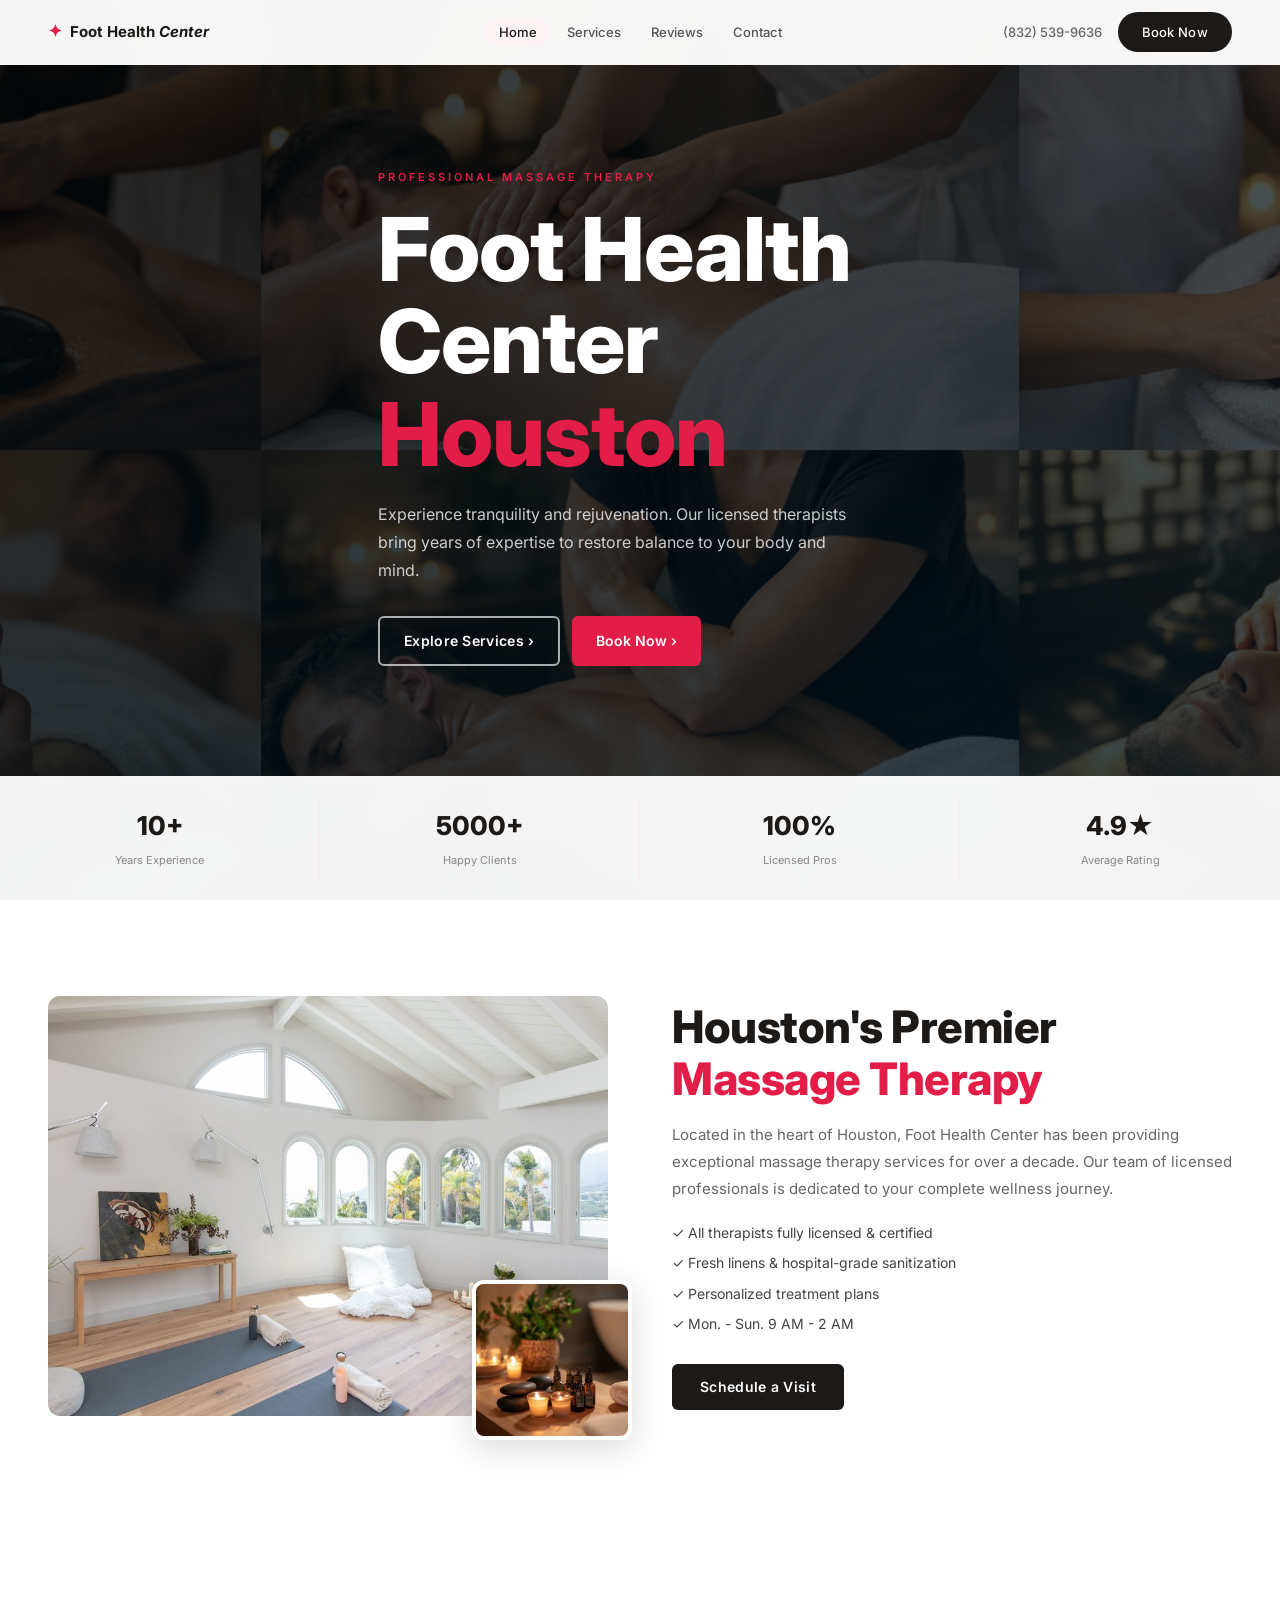
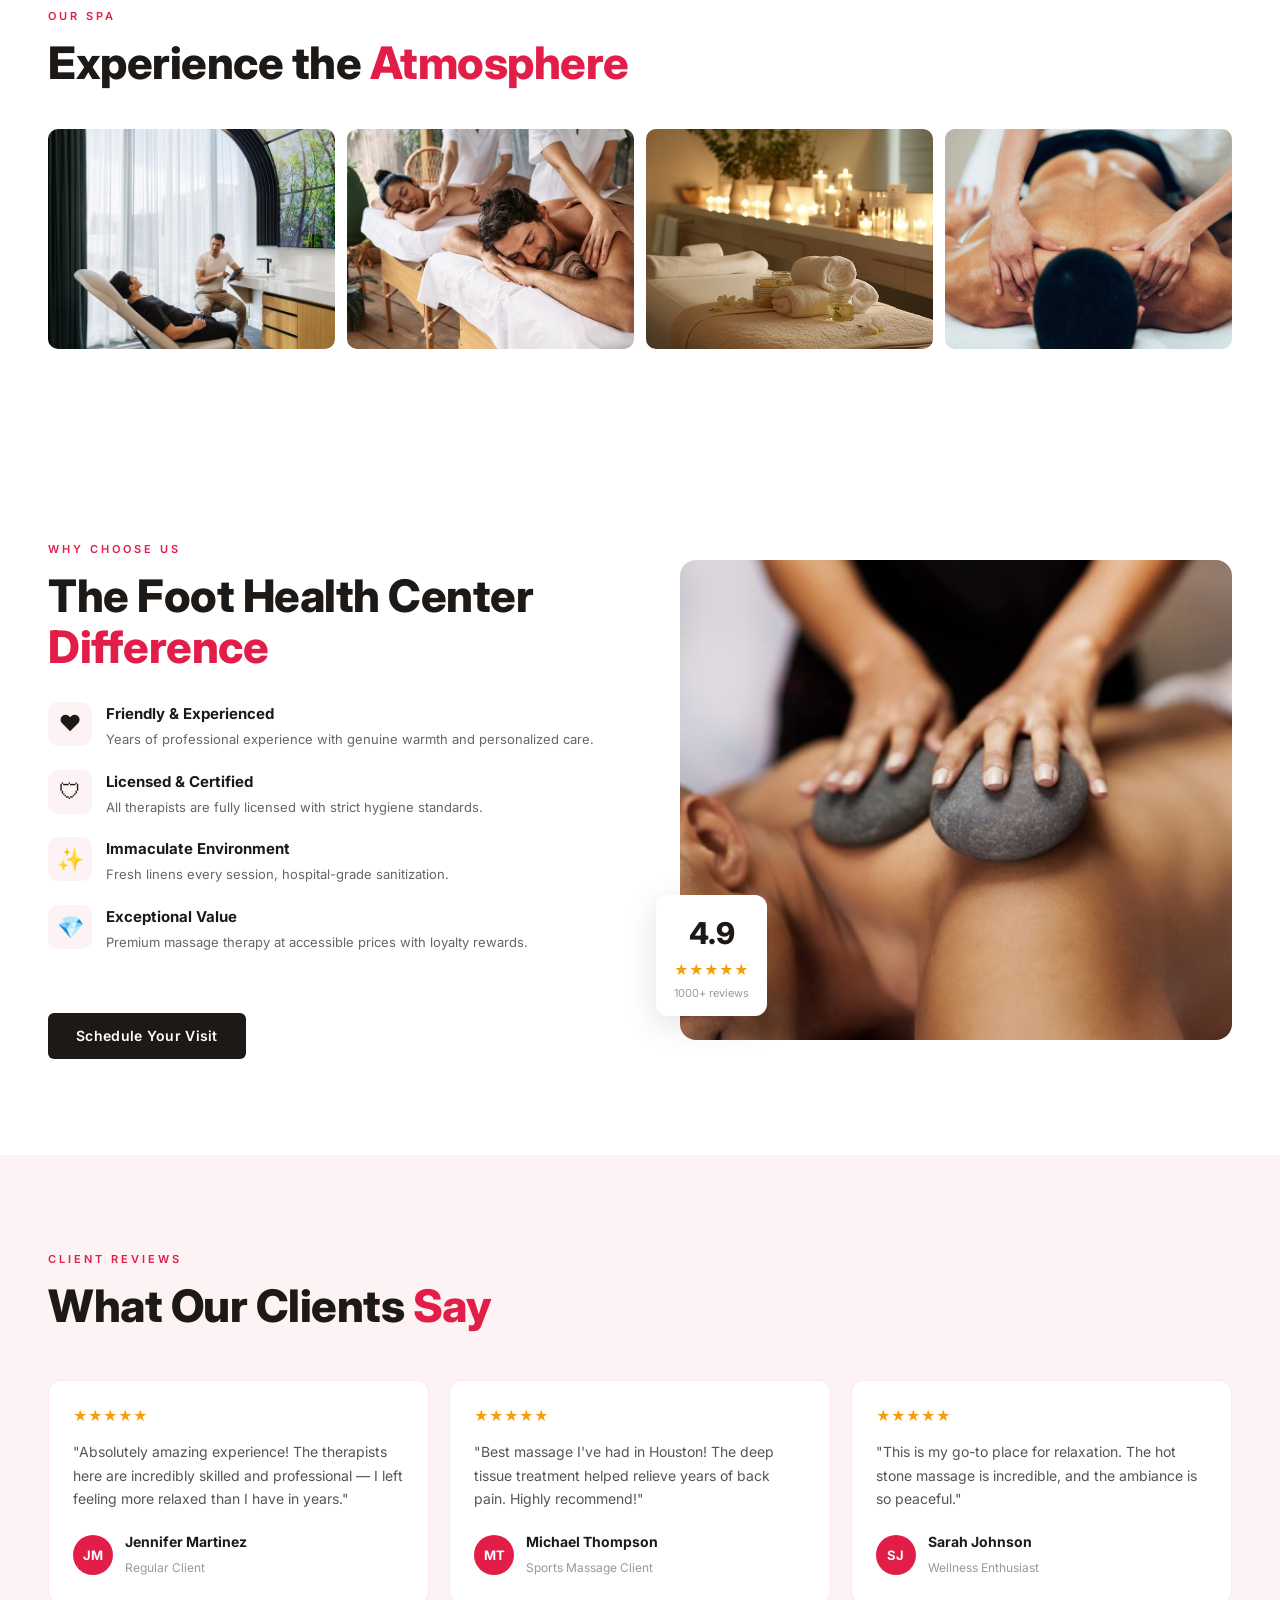
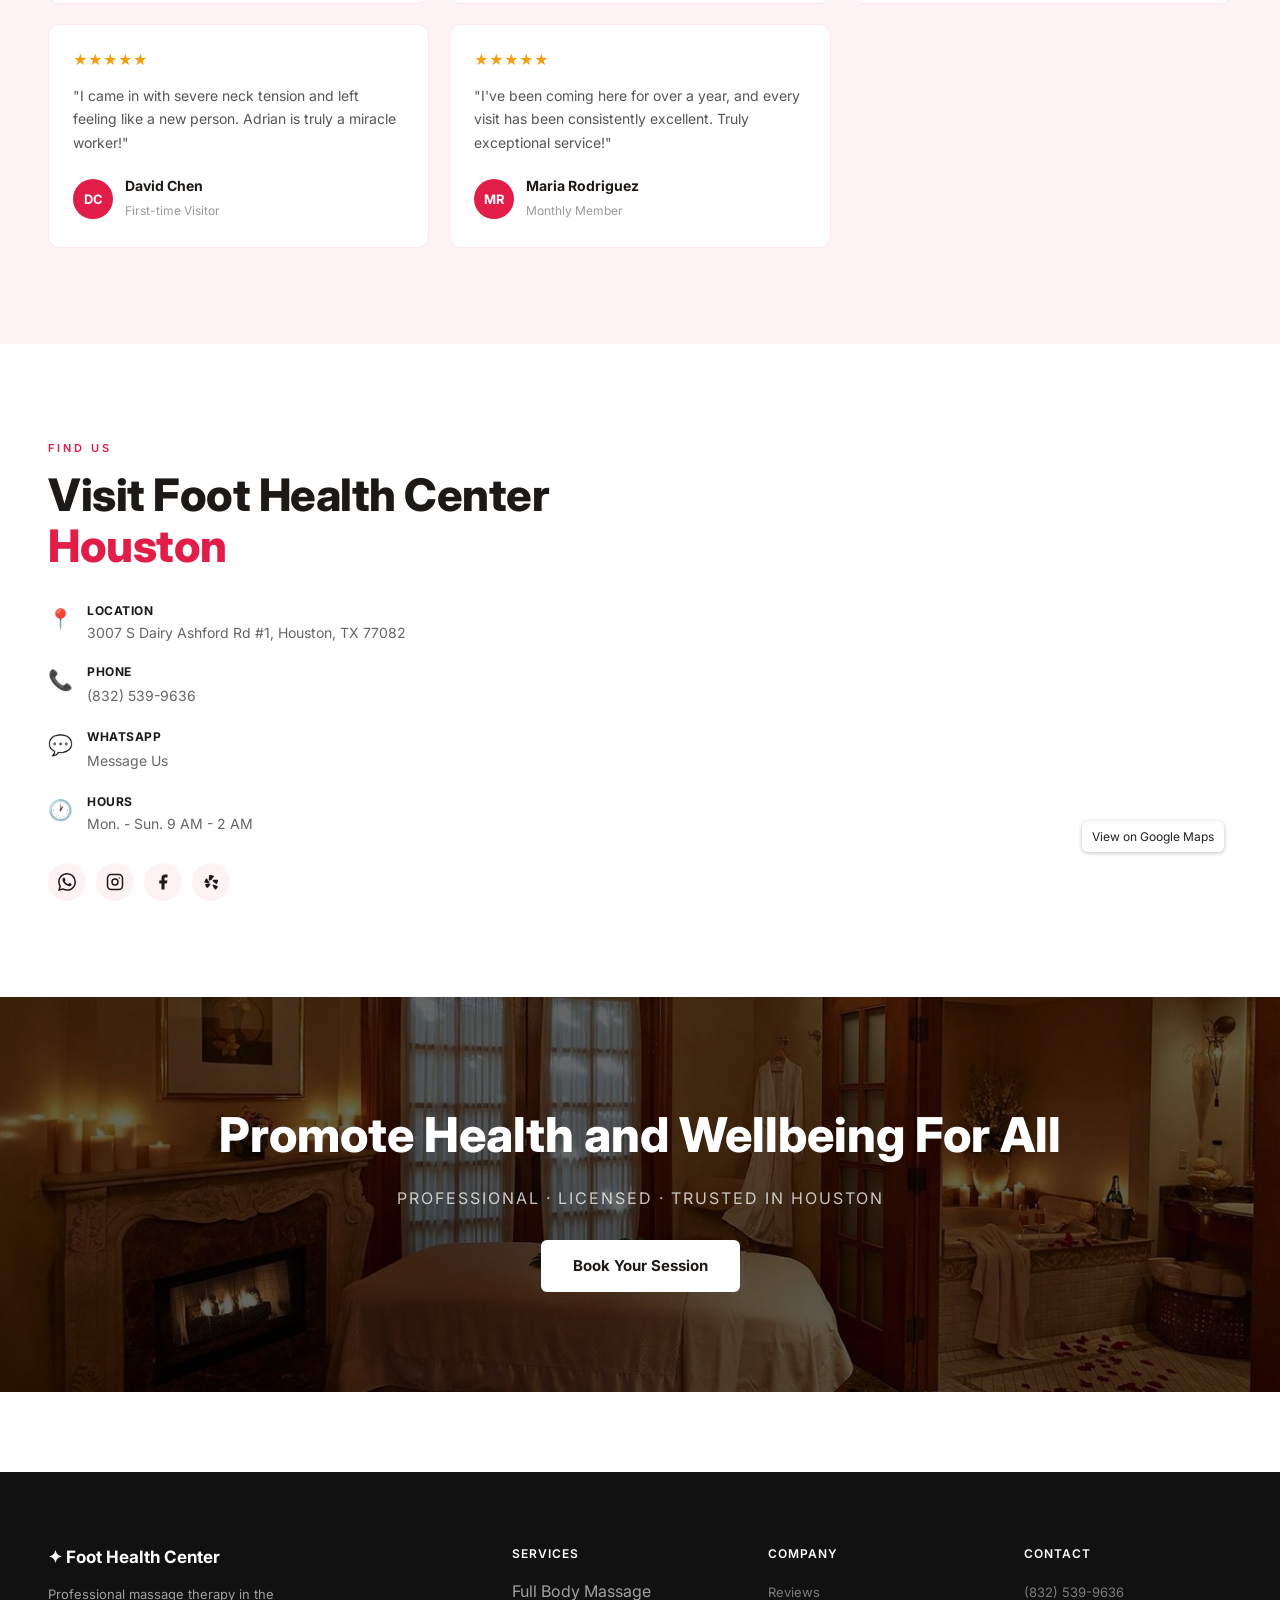
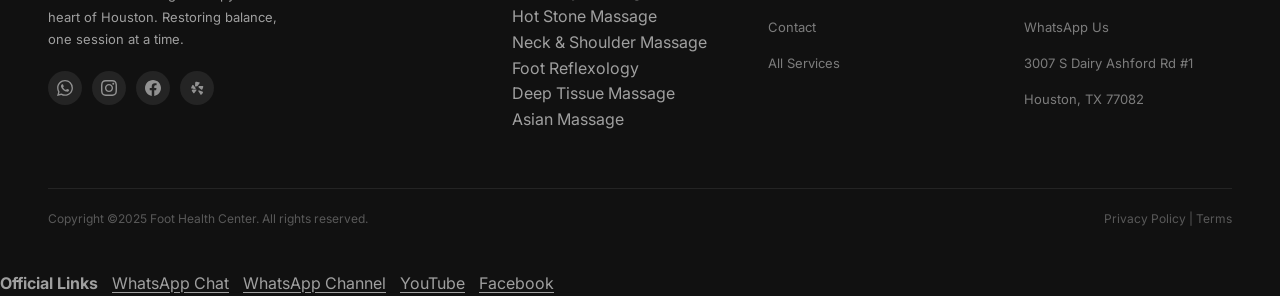
<file: Foot_Health_Center/index.html>
<!DOCTYPE html>

<!DOCTYPE html>

<html lang="en"><head>
<meta charset="utf-8"/>
<link href="favicon.svg" rel="icon" type="image/svg+xml"/>
<meta content="width=device-width, initial-scale=1.0" name="viewport"/>
<title>Foot Health Center - Massage Therapy</title>
<link href="css/styles.css" rel="stylesheet"/></head>
<body>
<div data-v-app="" id="app"><div data-v-d4dc4397="" id="app"><nav class="nav" data-v-d4dc4397=""><div class="container nav__inner" data-v-d4dc4397=""><a aria-current="page" class="router-link-active router-link-exact-active nav__logo" data-v-d4dc4397="" href="index.html"><span class="logo-mark" data-v-d4dc4397="">✦</span><span class="logo-name" data-v-d4dc4397="">Foot Health <em>Center</em></span></a><ul class="nav__links" data-v-d4dc4397=""><li data-v-d4dc4397=""><a aria-current="page" class="router-link-active router-link-exact-active nav__link" data-v-d4dc4397="" href="index.html">Home</a></li><li class="nav__item--dropdown" data-v-d4dc4397=""><a class="nav__link" data-v-d4dc4397="" href="services.html">Services</a><ul aria-label="Services submenu" class="nav__submenu"><li><a href="services.html#hot-stone-massage">Hot Stone Massage</a></li><li><a href="services.html#full-body-massage">Full Body Massage</a></li><li><a href="services.html#neck-shoulder-massage">Neck &amp; Shoulder Massage</a></li><li><a href="services.html#foot-reflexology">Foot Reflexology</a></li><li><a href="services.html#asian-massage">Asian Massage</a></li><li><a href="services.html#deep-tissue-massage">Deep Tissue Massage</a></li></ul></li><li data-v-d4dc4397=""><a class="nav__link" data-scroll-target="reviews" data-v-d4dc4397="" href="index.html#reviews">Reviews</a></li><li data-v-d4dc4397=""><a class="nav__link" data-scroll-target="contact" data-v-d4dc4397="" href="index.html#contact">Contact</a></li></ul><div class="nav__right" data-v-d4dc4397=""><a class="nav__phone" data-v-d4dc4397="" href="tel:+18325399636">(832) 539-9636</a><a class="btn-primary" data-v-d4dc4397="" href="https://wa.me/18325399636?text=Hello!%20Thank%20you%20for%20visiting%20our%20SPA%20service%20😊%20What%20would%20you%20like%20to%20know%20about%20our%20massage%20treatments%2C%20pricing%2C%20or%20appointment%20availability%3F" rel="noopener" target="_blank">Book Now</a></div><button class="nav__burger" data-v-d4dc4397=""><span data-v-d4dc4397=""></span><span data-v-d4dc4397=""></span><span data-v-d4dc4397=""></span></button></div><div class="nav__mobile" data-v-d4dc4397=""><a aria-current="page" class="router-link-active router-link-exact-active" data-v-d4dc4397="" href="index.html">Home</a><a data-v-d4dc4397="" href="services.html">Services</a><a class="nav__mobile-subitem" href="services.html#hot-stone-massage">— Hot Stone Massage</a><a class="nav__mobile-subitem" href="services.html#full-body-massage">— Full Body Massage</a><a class="nav__mobile-subitem" href="services.html#neck-shoulder-massage">— Neck &amp; Shoulder Massage</a><a class="nav__mobile-subitem" href="services.html#foot-reflexology">— Foot Reflexology</a><a class="nav__mobile-subitem" href="services.html#asian-massage">— Asian Massage</a><a class="nav__mobile-subitem" href="services.html#deep-tissue-massage">— Deep Tissue Massage</a><a data-scroll-target="reviews" data-v-d4dc4397="" href="index.html#reviews">Reviews</a><a data-scroll-target="contact" data-v-d4dc4397="" href="index.html#contact">Contact</a><a class="btn-accent" data-v-d4dc4397="" href="https://wa.me/18325399636?text=Hello!%20Thank%20you%20for%20visiting%20our%20SPA%20service%20😊%20What%20would%20you%20like%20to%20know%20about%20our%20massage%20treatments%2C%20pricing%2C%20or%20appointment%20availability%3F" rel="noopener" style="margin-top: 8px; text-align: center; justify-content: center;" target="_blank">Book Now</a></div></nav><main data-v-503671cc="" data-v-d4dc4397=""><section class="hero" data-v-503671cc=""><div class="hero__bg" data-v-503671cc=""><img alt="Banner made from blue ocean navigation image folder" class="hero__bg-img updated-word-banner blue-ocean-nav-folder-banner" data-source-folder="blue ocean导航配图" data-v-503671cc="" src="images/banner-updated/blue-ocean-nav-folder-banner.png"/><div class="hero__overlay" data-v-503671cc=""></div></div><div class="container hero__content" data-v-503671cc=""><p class="hero__eyebrow" data-v-503671cc="">PROFESSIONAL MASSAGE THERAPY</p><h1 class="hero__title" data-v-503671cc="">Foot Health Center <span class="accent" data-v-503671cc="">Houston</span></h1><p class="hero__sub" data-v-503671cc="">Experience tranquility and rejuvenation. Our licensed therapists bring years of expertise to restore balance to your body and mind.</p><div class="hero__btns" data-v-503671cc=""><a class="btn-outline" data-v-503671cc="" href="services.html">Explore Services ›</a><a class="btn-accent-hero" data-v-503671cc="" href="https://wa.me/18325399636?text=Hello!%20Thank%20you%20for%20visiting%20our%20SPA%20service%20😊%20What%20would%20you%20like%20to%20know%20about%20our%20massage%20treatments%2C%20pricing%2C%20or%20appointment%20availability%3F" rel="noopener" target="_blank">Book Now ›</a></div></div><div class="hero__stats" data-v-503671cc=""><div class="container hero__stats-inner" data-v-503671cc=""><div class="stat" data-v-503671cc=""><strong data-v-503671cc="">10+</strong><span data-v-503671cc="">Years Experience</span></div><div class="stat" data-v-503671cc=""><strong data-v-503671cc="">5000+</strong><span data-v-503671cc="">Happy Clients</span></div><div class="stat" data-v-503671cc=""><strong data-v-503671cc="">100%</strong><span data-v-503671cc="">Licensed Pros</span></div><div class="stat" data-v-503671cc=""><strong data-v-503671cc="">4.9★</strong><span data-v-503671cc="">Average Rating</span></div></div></div></section><section class="about section" data-v-503671cc=""><div class="container about__inner" data-v-503671cc=""><div class="about__imgs" data-v-503671cc=""><img alt="Spa Interior" class="about__img-main" data-v-503671cc="" src="images/spa-wellness-room.jpg"/><img alt="Spa Candles" class="about__img-sub" data-v-503671cc="" src="images/spa-candles.jpg"/></div><div class="about__text" data-v-503671cc=""><h2 class="section-title" data-v-503671cc="">Houston's Premier <span class="accent" data-v-503671cc="">Massage Therapy</span></h2><p class="about__desc" data-v-503671cc="">Located in the heart of Houston, Foot Health Center has been providing exceptional massage therapy services for over a decade. Our team of licensed professionals is dedicated to your complete wellness journey.</p><ul class="about__list" data-v-503671cc=""><li data-v-503671cc="">✓ All therapists fully licensed &amp; certified</li><li data-v-503671cc="">✓ Fresh linens &amp; hospital-grade sanitization</li><li data-v-503671cc="">✓ Personalized treatment plans</li><li data-v-503671cc="">✓ Mon. - Sun. 9 AM - 2 AM</li></ul><a class="btn-primary" data-v-503671cc="" href="https://wa.me/18325399636?text=Hello!%20Thank%20you%20for%20visiting%20our%20SPA%20service%20😊%20What%20would%20you%20like%20to%20know%20about%20our%20massage%20treatments%2C%20pricing%2C%20or%20appointment%20availability%3F" rel="noopener" target="_blank">Schedule a Visit</a></div></div></section><section class="gallery section" data-v-503671cc=""><div class="container" data-v-503671cc=""><p class="section-eyebrow" data-v-503671cc="">OUR SPA</p><h2 class="section-title" data-v-503671cc="">Experience the <span class="accent" data-v-503671cc="">Atmosphere</span></h2><div class="gallery-masonry" data-v-503671cc=""><div class="gallery-photo" data-v-503671cc=""><img alt="Treatment Room" data-v-503671cc="" loading="lazy" src="images/spa-treatment.jpg"/></div><div class="gallery-photo" data-v-503671cc=""><img alt="Couples Massage" data-v-503671cc="" loading="lazy" src="images/service-couples.jpg"/></div><div class="gallery-photo" data-v-503671cc=""><img alt="Spa Ambiance" data-v-503671cc="" loading="lazy" src="images/spa-ambiance.jpg"/></div><div class="gallery-photo" data-v-503671cc=""><img alt="Sports Massage" data-v-503671cc="" loading="lazy" src="images/service-sports.jpg"/></div></div></div></section><section class="why section" data-v-503671cc=""><div class="container why__inner" data-v-503671cc=""><div class="why__text" data-v-503671cc=""><p class="section-eyebrow" data-v-503671cc="">WHY CHOOSE US</p><h2 class="section-title" data-v-503671cc="">The Foot Health Center <span class="accent" data-v-503671cc="">Difference</span></h2><div class="why-features" data-v-503671cc=""><div class="why-item" data-v-503671cc=""><span class="why-icon" data-v-503671cc="">❤</span><div data-v-503671cc=""><h4 data-v-503671cc="">Friendly &amp; Experienced</h4><p data-v-503671cc="">Years of professional experience with genuine warmth and personalized care.</p></div></div><div class="why-item" data-v-503671cc=""><span class="why-icon" data-v-503671cc="">🛡</span><div data-v-503671cc=""><h4 data-v-503671cc="">Licensed &amp; Certified</h4><p data-v-503671cc="">All therapists are fully licensed with strict hygiene standards.</p></div></div><div class="why-item" data-v-503671cc=""><span class="why-icon" data-v-503671cc="">✨</span><div data-v-503671cc=""><h4 data-v-503671cc="">Immaculate Environment</h4><p data-v-503671cc="">Fresh linens every session, hospital-grade sanitization.</p></div></div><div class="why-item" data-v-503671cc=""><span class="why-icon" data-v-503671cc="">💎</span><div data-v-503671cc=""><h4 data-v-503671cc="">Exceptional Value</h4><p data-v-503671cc="">Premium massage therapy at accessible prices with loyalty rewards.</p></div></div></div><a class="btn-primary" data-v-503671cc="" href="https://wa.me/18325399636?text=Hello!%20Thank%20you%20for%20visiting%20our%20SPA%20service%20😊%20What%20would%20you%20like%20to%20know%20about%20our%20massage%20treatments%2C%20pricing%2C%20or%20appointment%20availability%3F" rel="noopener" style="margin-top: 32px;" target="_blank">Schedule Your Visit</a></div><div class="why__img" data-v-503671cc=""><img alt="Professional Massage" data-v-503671cc="" src="images/about-massage.jpg"/><div class="why-badge" data-v-503671cc=""><strong data-v-503671cc="">4.9</strong><span data-v-503671cc="">★★★★★</span><small data-v-503671cc="">1000+ reviews</small></div></div></div></section><section class="reviews section section--gray" data-v-503671cc="" id="reviews"><div class="container" data-v-503671cc=""><p class="section-eyebrow" data-v-503671cc="">CLIENT REVIEWS</p><h2 class="section-title" data-v-503671cc="">What Our Clients <span class="accent" data-v-503671cc="">Say</span></h2><div class="reviews-grid" data-v-503671cc=""><div class="review-card" data-v-503671cc=""><div class="review-card__stars" data-v-503671cc="">★★★★★</div><p class="review-card__text" data-v-503671cc="">"Absolutely amazing experience! The therapists here are incredibly skilled and professional — I left feeling more relaxed than I have in years."</p><div class="review-card__author" data-v-503671cc=""><div class="review-avatar" data-v-503671cc="">JM</div><div data-v-503671cc=""><strong data-v-503671cc="">Jennifer Martinez</strong><span data-v-503671cc="">Regular Client</span></div></div></div><div class="review-card" data-v-503671cc=""><div class="review-card__stars" data-v-503671cc="">★★★★★</div><p class="review-card__text" data-v-503671cc="">"Best massage I've had in Houston! The deep tissue treatment helped relieve years of back pain. Highly recommend!"</p><div class="review-card__author" data-v-503671cc=""><div class="review-avatar" data-v-503671cc="">MT</div><div data-v-503671cc=""><strong data-v-503671cc="">Michael Thompson</strong><span data-v-503671cc="">Sports Massage Client</span></div></div></div><div class="review-card" data-v-503671cc=""><div class="review-card__stars" data-v-503671cc="">★★★★★</div><p class="review-card__text" data-v-503671cc="">"This is my go-to place for relaxation. The hot stone massage is incredible, and the ambiance is so peaceful."</p><div class="review-card__author" data-v-503671cc=""><div class="review-avatar" data-v-503671cc="">SJ</div><div data-v-503671cc=""><strong data-v-503671cc="">Sarah Johnson</strong><span data-v-503671cc="">Wellness Enthusiast</span></div></div></div><div class="review-card" data-v-503671cc=""><div class="review-card__stars" data-v-503671cc="">★★★★★</div><p class="review-card__text" data-v-503671cc="">"I came in with severe neck tension and left feeling like a new person. Adrian is truly a miracle worker!"</p><div class="review-card__author" data-v-503671cc=""><div class="review-avatar" data-v-503671cc="">DC</div><div data-v-503671cc=""><strong data-v-503671cc="">David Chen</strong><span data-v-503671cc="">First-time Visitor</span></div></div></div><div class="review-card" data-v-503671cc=""><div class="review-card__stars" data-v-503671cc="">★★★★★</div><p class="review-card__text" data-v-503671cc="">"I've been coming here for over a year, and every visit has been consistently excellent. Truly exceptional service!"</p><div class="review-card__author" data-v-503671cc=""><div class="review-avatar" data-v-503671cc="">MR</div><div data-v-503671cc=""><strong data-v-503671cc="">Maria Rodriguez</strong><span data-v-503671cc="">Monthly Member</span></div></div></div></div></div></section><section class="contact section" data-v-503671cc="" id="contact"><div class="container contact__inner" data-v-503671cc=""><div class="contact__info" data-v-503671cc=""><p class="section-eyebrow" data-v-503671cc="">FIND US</p><h2 class="section-title" data-v-503671cc="">Visit Foot Health Center <span class="accent" data-v-503671cc="">Houston</span></h2><div class="contact-items" data-v-503671cc=""><div class="contact-item" data-v-503671cc=""><span class="ci-icon" data-v-503671cc="">📍</span><div data-v-503671cc=""><strong data-v-503671cc="">Location</strong><p data-v-503671cc="">3007 S Dairy Ashford Rd #1, Houston, TX 77082</p></div></div><div class="contact-item" data-v-503671cc=""><span class="ci-icon" data-v-503671cc="">📞</span><div data-v-503671cc=""><strong data-v-503671cc="">Phone</strong><a data-v-503671cc="" href="tel:+18325399636">(832) 539-9636</a></div></div><div class="contact-item" data-v-503671cc=""><span class="ci-icon" data-v-503671cc="">💬</span><div data-v-503671cc=""><strong data-v-503671cc="">WhatsApp</strong><a data-v-503671cc="" href="https://wa.me/18325399636?text=Hello!%20Thank%20you%20for%20visiting%20our%20SPA%20service%20😊%20What%20would%20you%20like%20to%20know%20about%20our%20massage%20treatments%2C%20pricing%2C%20or%20appointment%20availability%3F" rel="noopener" target="_blank">Message Us</a></div></div><div class="contact-item" data-v-503671cc=""><span class="ci-icon" data-v-503671cc="">🕐</span><div data-v-503671cc=""><strong data-v-503671cc="">Hours</strong><p data-v-503671cc="">Mon. - Sun. 9 AM - 2 AM</p></div></div></div><div class="contact-socials" data-v-503671cc=""><a class="social-btn" data-v-503671cc="" href="https://wa.me/18325399636?text=Hello!%20Thank%20you%20for%20visiting%20our%20SPA%20service%20😊%20What%20would%20you%20like%20to%20know%20about%20our%20massage%20treatments%2C%20pricing%2C%20or%20appointment%20availability%3F" rel="noopener" target="_blank" title="WhatsApp"><svg data-v-503671cc="" fill="currentColor" height="18" viewbox="0 0 24 24" width="18"><path d="M17.472 14.382c-.297-.149-1.758-.867-2.03-.967-.273-.099-.471-.148-.67.15-.197.297-.767.966-.94 1.164-.173.199-.347.223-.644.075-.297-.15-1.255-.463-2.39-1.475-.883-.788-1.48-1.761-1.653-2.059-.173-.297-.018-.458.13-.606.134-.133.298-.347.446-.52.149-.174.198-.298.298-.497.099-.198.05-.371-.025-.52-.075-.149-.669-1.612-.916-2.207-.242-.579-.487-.5-.669-.51-.173-.008-.371-.01-.57-.01-.198 0-.52.074-.792.372-.272.297-1.04 1.016-1.04 2.479 0 1.462 1.065 2.875 1.213 3.074.149.198 2.096 3.2 5.077 4.487.709.306 1.262.489 1.694.625.712.227 1.36.195 1.871.118.571-.085 1.758-.719 2.006-1.413.248-.694.248-1.289.173-1.413-.074-.124-.272-.198-.57-.347m-5.421 7.403h-.004a9.87 9.87 0 01-5.031-1.378l-.361-.214-3.741.982.998-3.648-.235-.374a9.86 9.86 0 01-1.51-5.26c.001-5.45 4.436-9.884 9.888-9.884 2.64 0 5.122 1.03 6.988 2.898a9.825 9.825 0 012.893 6.994c-.003 5.45-4.437 9.884-9.885 9.884m8.413-18.297A11.815 11.815 0 0012.05 0C5.495 0 .16 5.335.157 11.892c0 2.096.547 4.142 1.588 5.945L.057 24l6.305-1.654a11.882 11.882 0 005.683 1.448h.005c6.554 0 11.89-5.335 11.893-11.893a11.821 11.821 0 00-3.48-8.413z" data-v-503671cc=""></path></svg></a><a class="social-btn" data-v-503671cc="" href="https://whatsapp.com/channel/0029Vb7ZxQsCnA809Gu5l70L" rel="noopener" target="_blank" title="Instagram"><svg data-v-503671cc="" fill="none" height="18" stroke="currentColor" stroke-width="2" viewbox="0 0 24 24" width="18"><rect data-v-503671cc="" height="20" rx="5" width="20" x="2" y="2"></rect><circle cx="12" cy="12" data-v-503671cc="" r="4"></circle><circle cx="17.5" cy="6.5" data-v-503671cc="" fill="currentColor" r="1" stroke="none"></circle></svg></a><a class="social-btn" data-v-503671cc="" href="https://www.facebook.com/FootHealthCenterHouston/" rel="noopener" target="_blank" title="Facebook"><svg data-v-503671cc="" fill="currentColor" height="18" viewbox="0 0 24 24" width="18"><path d="M18 2h-3a5 5 0 00-5 5v3H7v4h3v8h4v-8h3l1-4h-4V7a1 1 0 011-1h3z" data-v-503671cc=""></path></svg></a><a class="social-btn" data-v-503671cc="" href="https://www.youtube.com/@FootHealthCenter-q8u" rel="noopener" target="_blank" title="Yelp"><svg data-v-503671cc="" fill="currentColor" height="18" viewbox="0 0 24 24" width="18"><path d="M21.111 18.226c-.141.969-2.119 3.483-3.029 3.847-.311.124-.611.094-.85-.09-.154-.12-.314-.365-2.447-3.827l-.633-1.032c-.244-.37-.199-.857.104-1.207.297-.341.762-.47 1.182-.326l1.17.399c3.698 1.261 3.929 1.388 4.076 1.513.283.237.375.583.427.723zm-9.896-3.424c-.193-.437-.635-.71-1.109-.685l-1.22.064c-3.916.213-4.169.267-4.352.375-.31.183-.454.516-.424.861.08.975 1.752 3.775 2.567 4.293.276.175.593.208.876.088.189-.079.38-.26 2.857-3.478l.768-1.018c.234-.31.23-.762-.003-1.1zm10.147-4.908c-.047-.352-.268-.654-.591-.8-.215-.097-.467-.124-4.293-.001l-1.224.038c-.474.015-.888.313-1.052.754-.159.432-.026.913.333 1.208l.951.778c3.005 2.461 3.225 2.602 3.427 2.666.34.107.7-.003.958-.286.711-.784 1.641-3.852 1.491-4.357zm-11.63 3.238c.282-.404.282-.943-.001-1.348L8.97 10.87C6.786 7.801 6.596 7.587 6.396 7.47c-.314-.18-.694-.165-.993.047-.818.574-2.146 3.52-2.098 4.538.016.354.176.666.449.873.185.138.406.204 3.967.588l1.218.131c.474.051.924-.175 1.193-.557zm1.749-3.573c.449.147.942-.011 1.227-.395l.756-1.022c2.367-3.198 2.494-3.441 2.538-3.657.073-.354-.077-.716-.393-.94C14.29 3.032 11.209 2.5 10.25 2.677c-.342.062-.625.272-.774.573-.1.2-.148.436-.369 4.287l-.068 1.221c-.026.476.221.926.642 1.141z" data-v-503671cc=""></path></svg></a></div></div><div class="contact__map" data-v-503671cc="" style="position:relative;"><iframe allowfullscreen="" data-v-503671cc="" height="100%" loading="lazy" src="https://www.google.com/maps?q=3007+S+Dairy+Ashford+Rd+%231%2C+Houston%2C+TX+77082&output=embed" style="border: 0px;" width="100%"></iframe><a href="https://maps.app.goo.gl/Q95taSLZFaoCWJZv5" target="_blank" rel="noopener" style="position:absolute;right:8px;bottom:8px;z-index:2;background:#fff;color:#222;padding:6px 10px;border-radius:6px;font-size:12px;text-decoration:none;box-shadow:0 1px 4px rgba(0,0,0,.25);">View on Google Maps</a></div></div></section><section class="brand-banner" data-v-503671cc=""><div class="brand-banner__bg" data-v-503671cc=""><img alt="Foot Health Center Houston" data-v-503671cc="" src="images/hero-spa-room.jpg"/><div class="brand-banner__overlay" data-v-503671cc=""></div></div><div class="container brand-banner__content" data-v-503671cc=""><h2 data-v-503671cc="">Promote Health and Wellbeing For All</h2><p data-v-503671cc="">Professional · Licensed · Trusted in Houston</p><a class="btn-white" data-v-503671cc="" href="https://wa.me/18325399636?text=Hello!%20Thank%20you%20for%20visiting%20our%20SPA%20service%20😊%20What%20would%20you%20like%20to%20know%20about%20our%20massage%20treatments%2C%20pricing%2C%20or%20appointment%20availability%3F" rel="noopener" target="_blank">Book Your Session</a></div></section></main><footer class="footer" data-v-d4dc4397=""><div class="container" data-v-d4dc4397=""><div class="footer__grid" data-v-d4dc4397=""><div class="footer__brand" data-v-d4dc4397=""><div class="footer__logo" data-v-d4dc4397="">✦ Foot Health Center</div><p data-v-d4dc4397="">Professional massage therapy in the heart of Houston. Restoring balance, one session at a time.</p><div class="footer__social" data-v-d4dc4397=""><a data-v-d4dc4397="" href="https://wa.me/18325399636?text=Hello!%20Thank%20you%20for%20visiting%20our%20SPA%20service%20😊%20What%20would%20you%20like%20to%20know%20about%20our%20massage%20treatments%2C%20pricing%2C%20or%20appointment%20availability%3F" rel="noopener" target="_blank" title="WhatsApp"><svg data-v-d4dc4397="" fill="currentColor" height="16" viewbox="0 0 24 24" width="16"><path d="M17.472 14.382c-.297-.149-1.758-.867-2.03-.967-.273-.099-.471-.148-.67.15-.197.297-.767.966-.94 1.164-.173.199-.347.223-.644.075-.297-.15-1.255-.463-2.39-1.475-.883-.788-1.48-1.761-1.653-2.059-.173-.297-.018-.458.13-.606.134-.133.298-.347.446-.52.149-.174.198-.298.298-.497.099-.198.05-.371-.025-.52-.075-.149-.669-1.612-.916-2.207-.242-.579-.487-.5-.669-.51-.173-.008-.371-.01-.57-.01-.198 0-.52.074-.792.372-.272.297-1.04 1.016-1.04 2.479 0 1.462 1.065 2.875 1.213 3.074.149.198 2.096 3.2 5.077 4.487.709.306 1.262.489 1.694.625.712.227 1.36.195 1.871.118.571-.085 1.758-.719 2.006-1.413.248-.694.248-1.289.173-1.413-.074-.124-.272-.198-.57-.347m-5.421 7.403h-.004a9.87 9.87 0 01-5.031-1.378l-.361-.214-3.741.982.998-3.648-.235-.374a9.86 9.86 0 01-1.51-5.26c.001-5.45 4.436-9.884 9.888-9.884 2.64 0 5.122 1.03 6.988 2.898a9.825 9.825 0 012.893 6.994c-.003 5.45-4.437 9.884-9.885 9.884m8.413-18.297A11.815 11.815 0 0012.05 0C5.495 0 .16 5.335.157 11.892c0 2.096.547 4.142 1.588 5.945L.057 24l6.305-1.654a11.882 11.882 0 005.683 1.448h.005c6.554 0 11.89-5.335 11.893-11.893a11.821 11.821 0 00-3.48-8.413z" data-v-d4dc4397=""></path></svg></a><a data-v-d4dc4397="" href="https://whatsapp.com/channel/0029Vb7ZxQsCnA809Gu5l70L" rel="noopener" target="_blank" title="Instagram"><svg data-v-d4dc4397="" fill="currentColor" height="16" viewbox="0 0 24 24" width="16"><path d="M12 2.163c3.204 0 3.584.012 4.85.07 3.252.148 4.771 1.691 4.919 4.919.058 1.265.069 1.645.069 4.849 0 3.205-.012 3.584-.069 4.849-.149 3.225-1.664 4.771-4.919 4.919-1.266.058-1.644.07-4.85.07-3.204 0-3.584-.012-4.849-.07-3.26-.149-4.771-1.699-4.919-4.92-.058-1.265-.07-1.644-.07-4.849 0-3.204.013-3.583.07-4.849.149-3.227 1.664-4.771 4.919-4.919 1.266-.057 1.645-.069 4.849-.069zm0-2.163c-3.259 0-3.667.014-4.947.072-4.358.2-6.78 2.618-6.98 6.98-.059 1.281-.073 1.689-.073 4.948 0 3.259.014 3.668.072 4.948.2 4.358 2.618 6.78 6.98 6.98 1.281.058 1.689.072 4.948.072 3.259 0 3.668-.014 4.948-.072 4.354-.2 6.782-2.618 6.979-6.98.059-1.28.073-1.689.073-4.948 0-3.259-.014-3.667-.072-4.947-.196-4.354-2.617-6.78-6.979-6.98-1.281-.059-1.69-.073-4.949-.073zm0 5.838c-3.403 0-6.162 2.759-6.162 6.162s2.759 6.163 6.162 6.163 6.162-2.759 6.162-6.163c0-3.403-2.759-6.162-6.162-6.162zm0 10.162c-2.209 0-4-1.79-4-4 0-2.209 1.791-4 4-4s4 1.791 4 4c0 2.21-1.791 4-4 4zm6.406-11.845c-.796 0-1.441.645-1.441 1.44s.645 1.44 1.441 1.44c.795 0 1.439-.645 1.439-1.44s-.644-1.44-1.439-1.44z" data-v-d4dc4397=""></path></svg></a><a data-v-d4dc4397="" href="https://www.facebook.com/FootHealthCenterHouston/" rel="noopener" target="_blank" title="Facebook"><svg data-v-d4dc4397="" fill="currentColor" height="16" viewbox="0 0 24 24" width="16"><path d="M24 12.073c0-6.627-5.373-12-12-12s-12 5.373-12 12c0 5.99 4.388 10.954 10.125 11.854v-8.385H7.078v-3.47h3.047V9.43c0-3.007 1.792-4.669 4.533-4.669 1.312 0 2.686.235 2.686.235v2.953H15.83c-1.491 0-1.956.925-1.956 1.874v2.25h3.328l-.532 3.47h-2.796v8.385C19.612 23.027 24 18.062 24 12.073z" data-v-d4dc4397=""></path></svg></a><a data-v-d4dc4397="" href="https://www.youtube.com/@FootHealthCenter-q8u" rel="noopener" target="_blank" title="Yelp"><svg data-v-d4dc4397="" fill="currentColor" height="16" viewbox="0 0 24 24" width="16"><path d="M21.111 18.226c-.141.969-2.119 3.483-3.029 3.847-.311.124-.611.094-.85-.09-.154-.12-.314-.365-2.447-3.827l-.633-1.032c-.244-.37-.199-.857.104-1.207.297-.341.762-.47 1.182-.326l1.17.399c3.698 1.261 3.929 1.388 4.076 1.513.283.237.375.583.427.723zm-9.896-3.424c-.193-.437-.635-.71-1.109-.685l-1.22.064c-3.916.213-4.169.267-4.352.375-.31.183-.454.516-.424.861.08.975 1.752 3.775 2.567 4.293.276.175.593.208.876.088.189-.079.38-.26 2.857-3.478l.768-1.018c.234-.31.23-.762-.003-1.1zm10.147-4.908c-.047-.352-.268-.654-.591-.8-.215-.097-.467-.124-4.293-.001l-1.224.038c-.474.015-.888.313-1.052.754-.159.432-.026.913.333 1.208l.951.778c3.005 2.461 3.225 2.602 3.427 2.666.34.107.7-.003.958-.286.711-.784 1.641-3.852 1.491-4.357zm-11.63 3.238c.282-.404.282-.943-.001-1.348L8.97 10.87C6.786 7.801 6.596 7.587 6.396 7.47c-.314-.18-.694-.165-.993.047-.818.574-2.146 3.52-2.098 4.538.016.354.176.666.449.873.185.138.406.204 3.967.588l1.218.131c.474.051.924-.175 1.193-.557zm1.749-3.573c.449.147.942-.011 1.227-.395l.756-1.022c2.367-3.198 2.494-3.441 2.538-3.657.073-.354-.077-.716-.393-.94C14.29 3.032 11.209 2.5 10.25 2.677c-.342.062-.625.272-.774.573-.1.2-.148.436-.369 4.287l-.068 1.221c-.026.476.221.926.642 1.141z" data-v-d4dc4397=""></path></svg></a></div></div><div class="footer__col" data-v-d4dc4397=""><h4 data-v-d4dc4397="">Services</h4><ul data-v-d4dc4397=""><li><a href="services.html#full-body-massage">Full Body Massage</a></li><li><a href="services.html#hot-stone-massage">Hot Stone Massage</a></li><li><a href="services.html#neck-shoulder-massage">Neck &amp; Shoulder Massage</a></li><li><a href="services.html#foot-reflexology">Foot Reflexology</a></li><li><a href="services.html#deep-tissue-massage">Deep Tissue Massage</a></li><li><a href="services.html#asian-massage">Asian Massage</a></li></ul></div><div class="footer__col" data-v-d4dc4397=""><h4 data-v-d4dc4397="">Company</h4><ul data-v-d4dc4397=""><li data-v-d4dc4397=""><a data-scroll-target="reviews" data-v-d4dc4397="" href="index.html#reviews">Reviews</a></li><li data-v-d4dc4397=""><a data-scroll-target="contact" data-v-d4dc4397="" href="index.html#contact">Contact</a></li><li data-v-d4dc4397=""><a data-v-d4dc4397="" href="services.html">All Services</a></li></ul></div><div class="footer__col" data-v-d4dc4397=""><h4 data-v-d4dc4397="">Contact</h4><ul data-v-d4dc4397=""><li data-v-d4dc4397=""><a data-v-d4dc4397="" href="tel:+18325399636">(832) 539-9636</a></li><li data-v-d4dc4397=""><a data-v-d4dc4397="" href="https://wa.me/18325399636?text=Hello!%20Thank%20you%20for%20visiting%20our%20SPA%20service%20😊%20What%20would%20you%20like%20to%20know%20about%20our%20massage%20treatments%2C%20pricing%2C%20or%20appointment%20availability%3F" rel="noopener" target="_blank">WhatsApp Us</a></li><li data-v-d4dc4397=""><span data-v-d4dc4397="">3007 S Dairy Ashford Rd #1</span></li><li data-v-d4dc4397=""><span data-v-d4dc4397="">Houston, TX 77082</span></li></ul></div></div><div class="footer__bottom" data-v-d4dc4397=""><span data-v-d4dc4397="">Copyright ©2025 Foot Health Center. All rights reserved.</span><span data-v-d4dc4397=""><a data-v-d4dc4397="" href="#">Privacy Policy</a> | <a data-v-d4dc4397="" href="#">Terms</a></span></div></div><div class="updated-social-links"><strong>Official Links</strong><a href="https://wa.me/18325399636?text=Hello!%20Thank%20you%20for%20visiting%20our%20SPA%20service%20😊%20What%20would%20you%20like%20to%20know%20about%20our%20massage%20treatments%2C%20pricing%2C%20or%20appointment%20availability%3F" rel="noopener" target="_blank">WhatsApp Chat</a><a href="https://whatsapp.com/channel/0029Vb7ZxQsCnA809Gu5l70L" rel="noopener" target="_blank">WhatsApp Channel</a><a href="https://www.youtube.com/@FootHealthCenter-q8u" rel="noopener" target="_blank">YouTube</a><a href="https://www.facebook.com/FootHealthCenterHouston/" rel="noopener" target="_blank">Facebook</a></div></footer></div></div>
<script src="js/script.js"></script></body></html>
</file>
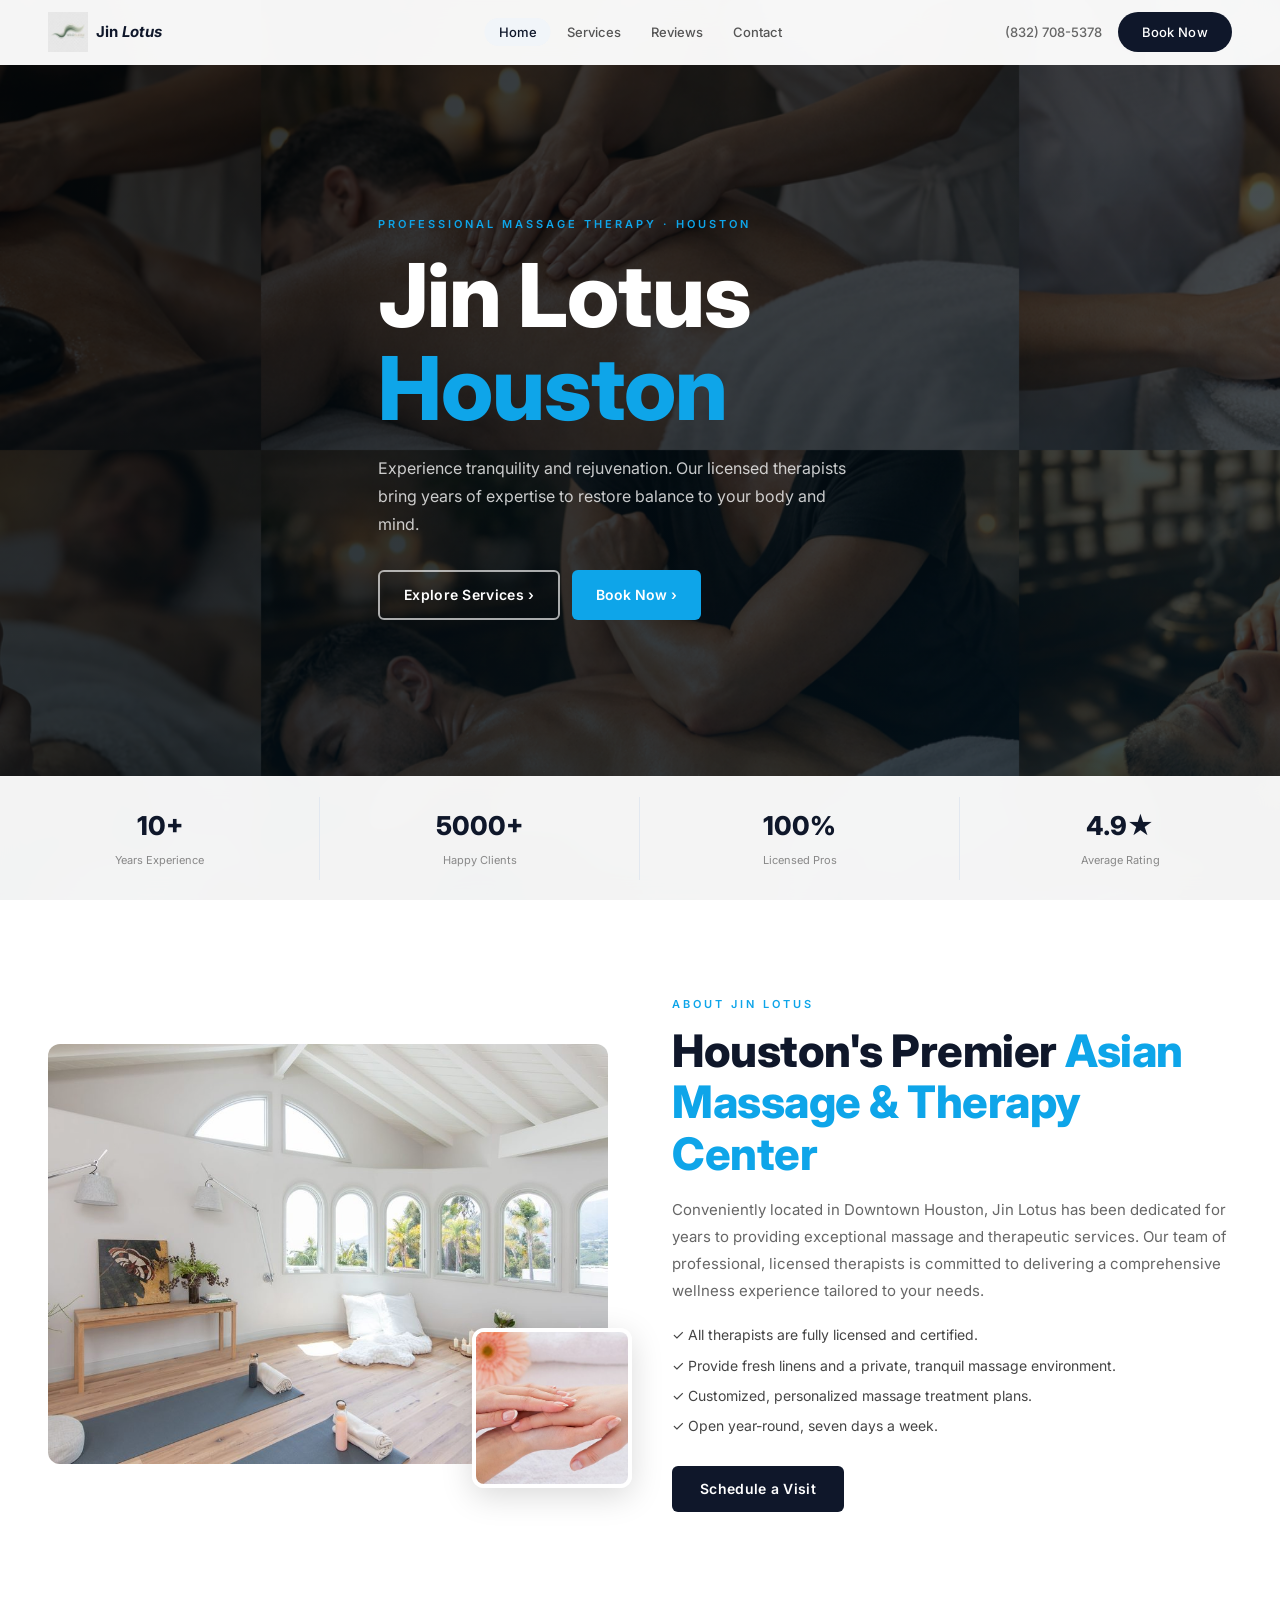
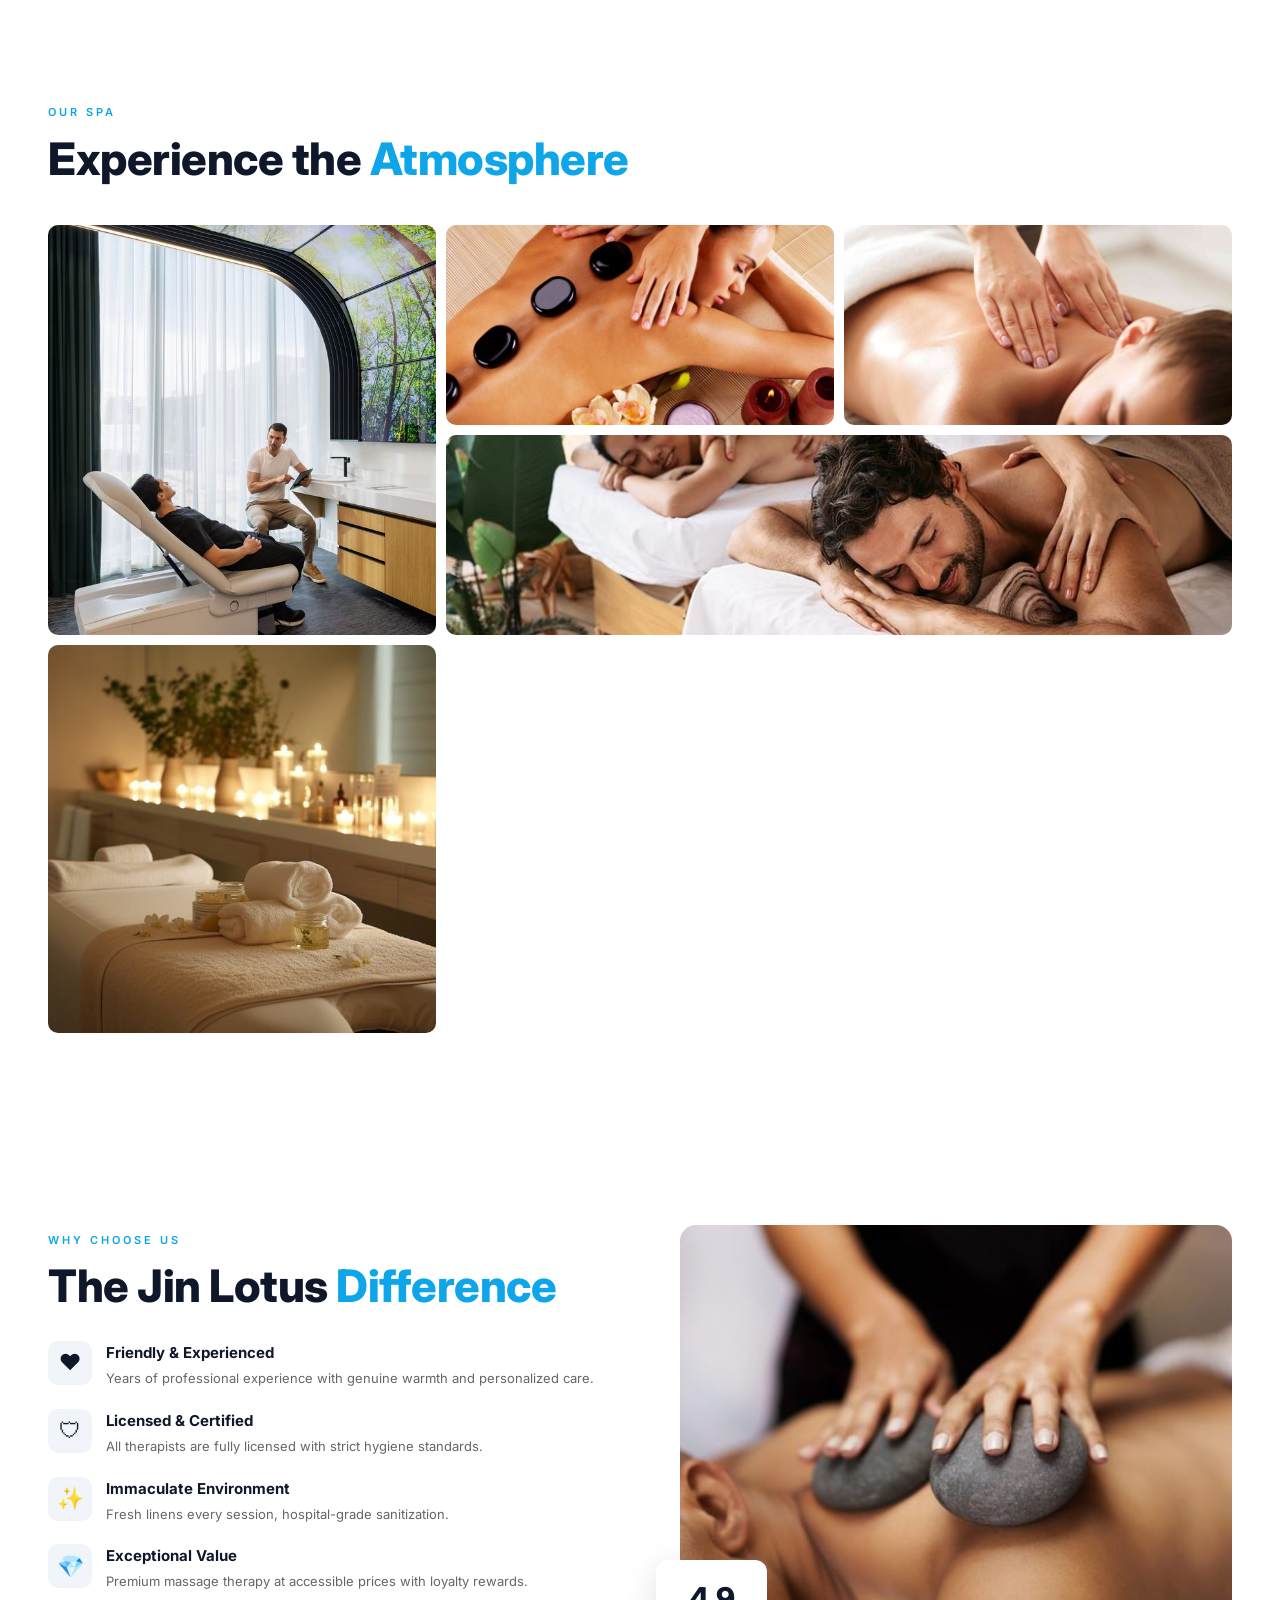
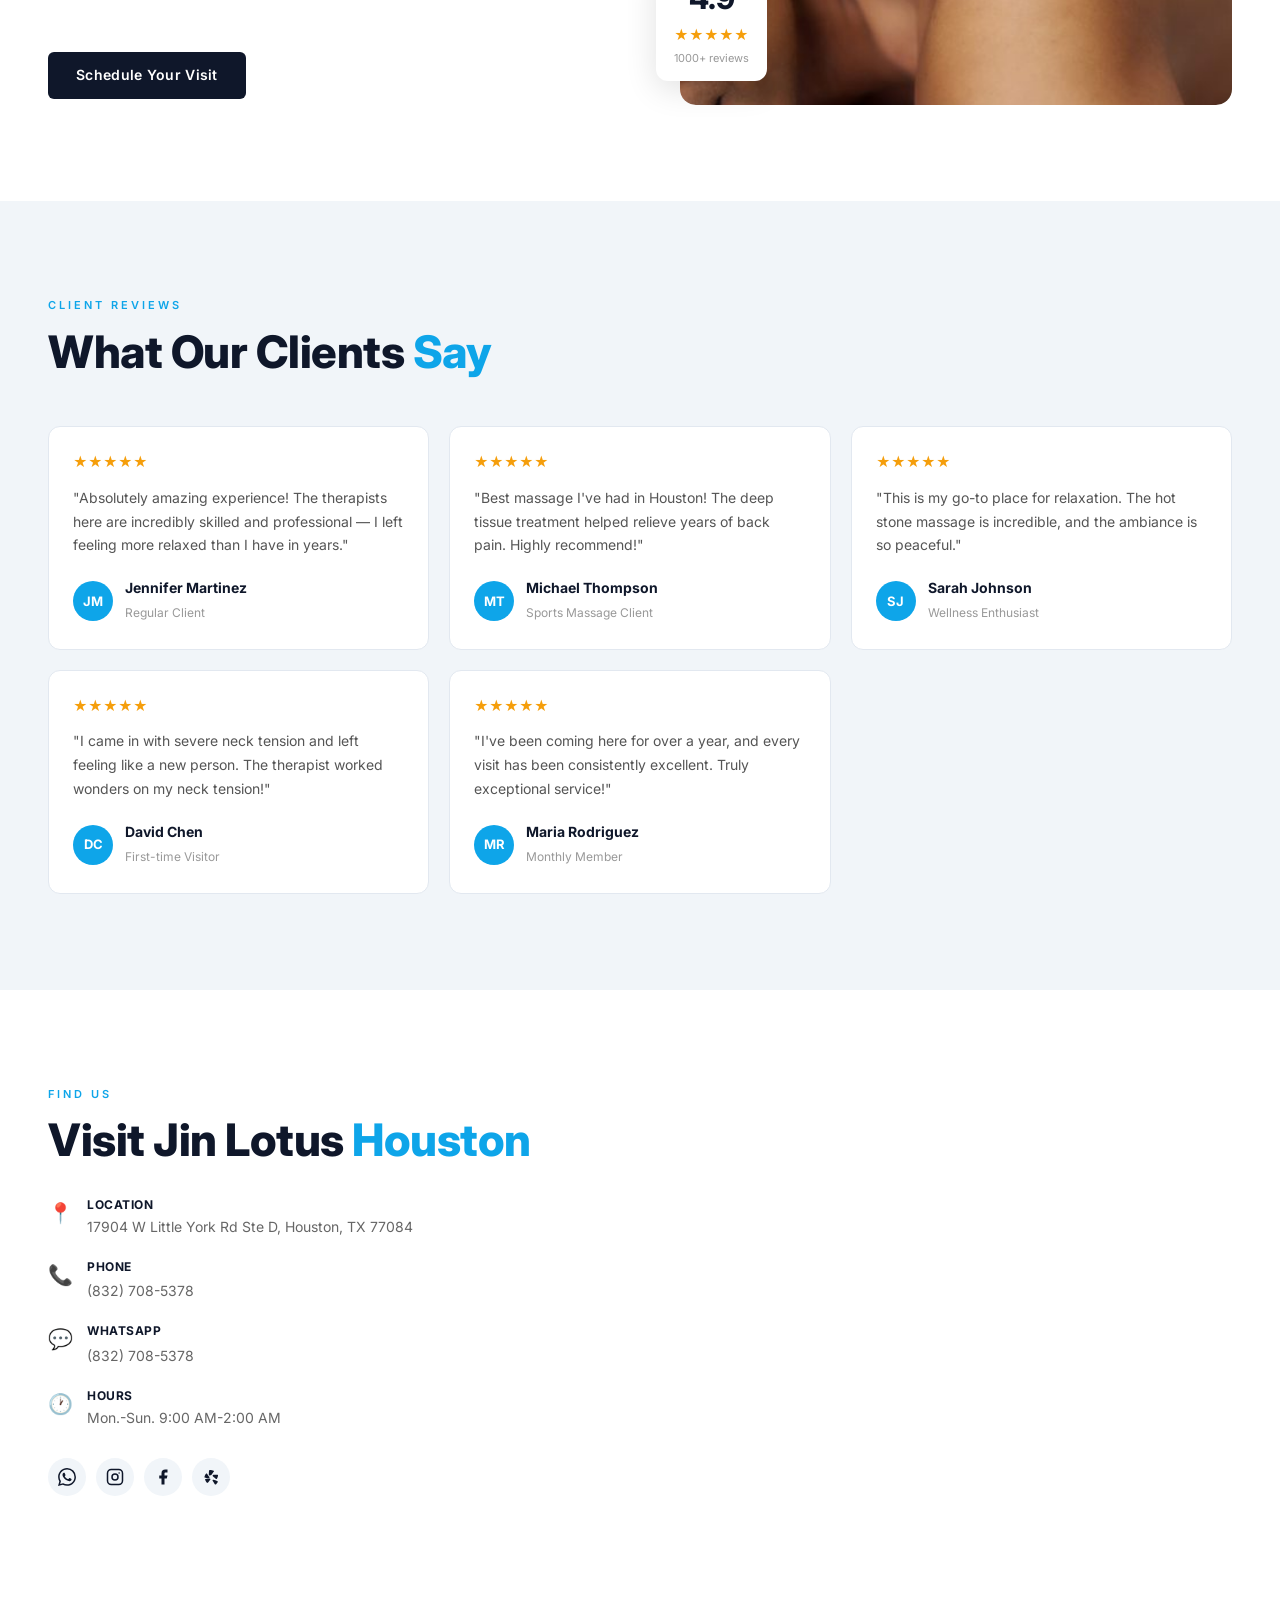
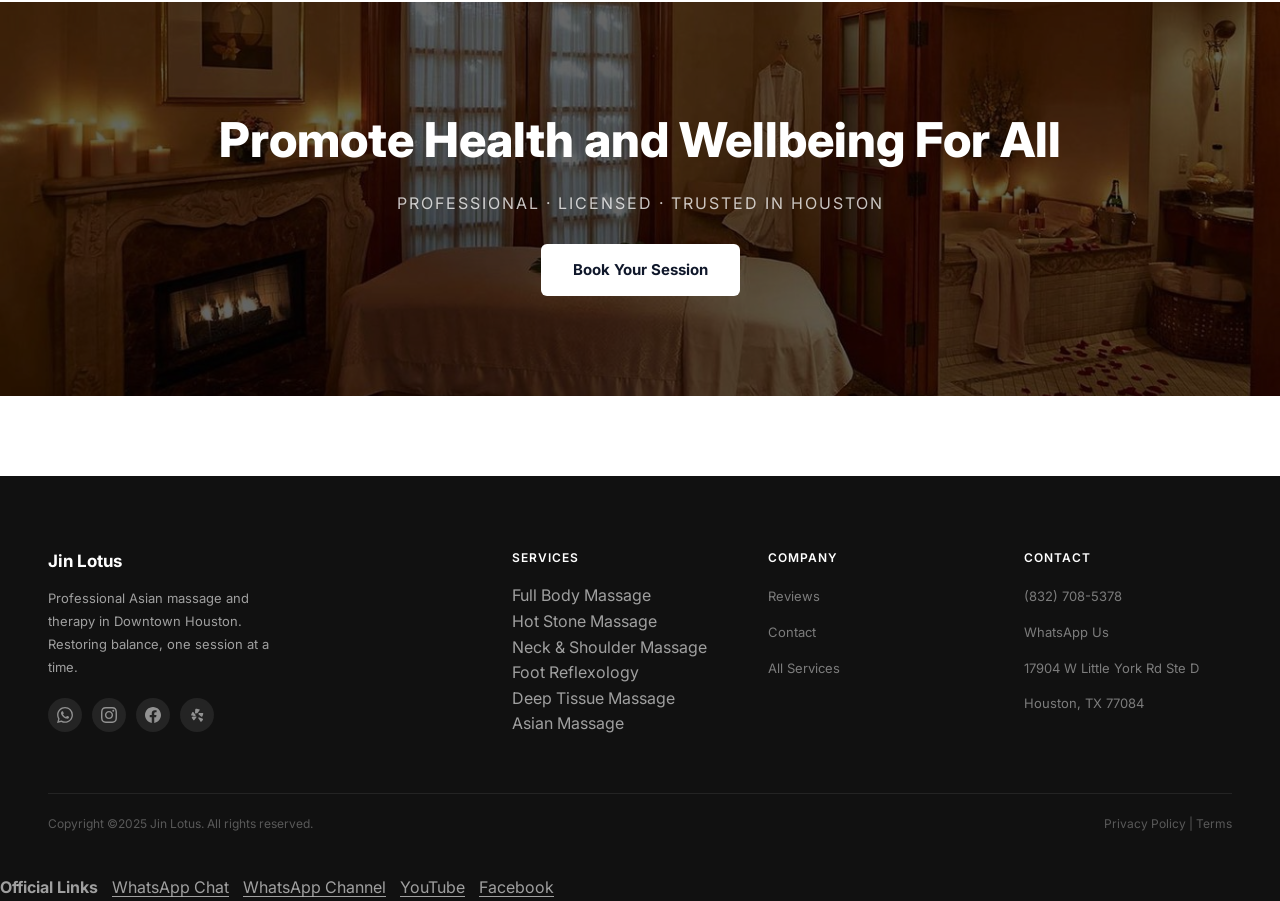
<file: Jin_Spa_Houston_TX/index.html>
<!DOCTYPE html>

<html lang="en"><head>
<meta charset="utf-8"/>
<link href="images/logo.jpg" rel="icon" type="image/jpeg"/>
<meta content="width=device-width, initial-scale=1.0" name="viewport"/>
<title>Jin Lotus - Massage Therapy</title>
<link href="css/styles.css" rel="stylesheet"/></head>
<body>
<div data-v-app="" id="app"><div data-v-d4dc4397="" id="app"><nav class="nav" data-v-d4dc4397=""><div class="container nav__inner" data-v-d4dc4397=""><a aria-current="page" class="router-link-active router-link-exact-active nav__logo" data-v-d4dc4397="" href="index.html"><img alt="Jin Lotus" class="logo-mark" data-v-d4dc4397="" src="images/logo.jpg"/><span class="logo-name" data-v-d4dc4397="">Jin <em>Lotus</em></span></a><ul class="nav__links" data-v-d4dc4397=""><li data-v-d4dc4397=""><a aria-current="page" class="router-link-active router-link-exact-active nav__link" data-v-d4dc4397="" href="index.html">Home</a></li><li class="nav__item--dropdown" data-v-d4dc4397=""><a class="nav__link" data-v-d4dc4397="" href="services.html">Services</a><ul aria-label="Services submenu" class="nav__submenu"><li><a href="services.html#hot-stone-massage">Hot Stone Massage</a></li><li><a href="services.html#full-body-massage">Full Body Massage</a></li><li><a href="services.html#neck-shoulder-massage">Neck &amp; Shoulder Massage</a></li><li><a href="services.html#foot-reflexology">Foot Reflexology</a></li><li><a href="services.html#asian-massage">Asian Massage</a></li><li><a href="services.html#deep-tissue-massage">Deep Tissue Massage</a></li></ul></li><li data-v-d4dc4397=""><a class="nav__link" data-scroll-target="reviews" data-v-d4dc4397="" href="index.html#reviews">Reviews</a></li><li data-v-d4dc4397=""><a class="nav__link" data-scroll-target="contact" data-v-d4dc4397="" href="index.html#contact">Contact</a></li></ul><div class="nav__right" data-v-d4dc4397=""><a class="nav__phone" data-v-d4dc4397="" href="tel:+18327085378">(832) 708-5378</a><a class="btn-primary" data-v-d4dc4397="" href="https://wa.me/18327085378?text=Hello!%20Thank%20you%20for%20visiting%20our%20SPA%20service%20😊%20What%20would%20you%20like%20to%20know%20about%20our%20massage%20treatments%2C%20pricing%2C%20or%20appointment%20availability%3F" rel="noopener" target="_blank">Book Now</a></div><button class="nav__burger" data-v-d4dc4397=""><span data-v-d4dc4397=""></span><span data-v-d4dc4397=""></span><span data-v-d4dc4397=""></span></button></div><div class="nav__mobile" data-v-d4dc4397=""><a aria-current="page" class="router-link-active router-link-exact-active" data-v-d4dc4397="" href="index.html">Home</a><a data-v-d4dc4397="" href="services.html">Services</a><a class="nav__mobile-subitem" href="services.html#hot-stone-massage">— Hot Stone Massage</a><a class="nav__mobile-subitem" href="services.html#full-body-massage">— Full Body Massage</a><a class="nav__mobile-subitem" href="services.html#neck-shoulder-massage">— Neck &amp; Shoulder Massage</a><a class="nav__mobile-subitem" href="services.html#foot-reflexology">— Foot Reflexology</a><a class="nav__mobile-subitem" href="services.html#asian-massage">— Asian Massage</a><a class="nav__mobile-subitem" href="services.html#deep-tissue-massage">— Deep Tissue Massage</a><a data-scroll-target="reviews" data-v-d4dc4397="" href="index.html#reviews">Reviews</a><a data-scroll-target="contact" data-v-d4dc4397="" href="index.html#contact">Contact</a><a class="btn-accent" data-v-d4dc4397="" href="https://wa.me/18327085378?text=Hello!%20Thank%20you%20for%20visiting%20our%20SPA%20service%20😊%20What%20would%20you%20like%20to%20know%20about%20our%20massage%20treatments%2C%20pricing%2C%20or%20appointment%20availability%3F" rel="noopener" style="margin-top: 8px; text-align: center; justify-content: center;" target="_blank">Book Now</a></div></nav><main data-v-d4dc4397="" data-v-f145d358=""><section class="hero" data-v-f145d358=""><div class="hero__bg" data-v-f145d358=""><img alt="Banner made from blue ocean navigation image folder" class="hero__bg-img updated-word-banner blue-ocean-nav-folder-banner" data-source-folder="blue ocean导航配图" data-v-f145d358="" src="images/banner-updated/blue-ocean-nav-folder-banner.png"/><div class="hero__overlay" data-v-f145d358=""></div></div><div class="container hero__content" data-v-f145d358=""><p class="hero__eyebrow" data-v-f145d358="">PROFESSIONAL MASSAGE THERAPY · HOUSTON</p><h1 class="hero__title" data-v-f145d358="">Jin Lotus <span class="accent" data-v-f145d358="">Houston</span></h1><p class="hero__sub" data-v-f145d358="">Experience tranquility and rejuvenation. Our licensed therapists bring years of expertise to restore balance to your body and mind.</p><div class="hero__btns" data-v-f145d358=""><a class="btn-outline" data-v-f145d358="" href="services.html">Explore Services ›</a><a class="btn-accent-hero" data-v-f145d358="" href="https://wa.me/18327085378?text=Hello!%20Thank%20you%20for%20visiting%20our%20SPA%20service%20😊%20What%20would%20you%20like%20to%20know%20about%20our%20massage%20treatments%2C%20pricing%2C%20or%20appointment%20availability%3F" rel="noopener" target="_blank">Book Now ›</a></div></div><div class="hero__stats" data-v-f145d358=""><div class="container hero__stats-inner" data-v-f145d358=""><div class="stat" data-v-f145d358=""><strong data-v-f145d358="">10+</strong><span data-v-f145d358="">Years Experience</span></div><div class="stat" data-v-f145d358=""><strong data-v-f145d358="">5000+</strong><span data-v-f145d358="">Happy Clients</span></div><div class="stat" data-v-f145d358=""><strong data-v-f145d358="">100%</strong><span data-v-f145d358="">Licensed Pros</span></div><div class="stat" data-v-f145d358=""><strong data-v-f145d358="">4.9★</strong><span data-v-f145d358="">Average Rating</span></div></div></div></section><section class="about section" data-v-f145d358=""><div class="container about__inner about__inner--reverse" data-v-f145d358=""><div class="about__text" data-v-f145d358=""><p class="section-eyebrow" data-v-f145d358="">ABOUT JIN LOTUS</p><h2 class="section-title" data-v-f145d358="">Houston's Premier <span class="accent" data-v-f145d358="">Asian Massage &amp; Therapy Center</span></h2><p class="about__desc" data-v-f145d358="">Conveniently located in Downtown Houston, Jin Lotus has been dedicated for years to providing exceptional massage and therapeutic services. Our team of professional, licensed therapists is committed to delivering a comprehensive wellness experience tailored to your needs.</p><ul class="about__list" data-v-f145d358=""><li data-v-f145d358="">✓ All therapists are fully licensed and certified.</li><li data-v-f145d358="">✓ Provide fresh linens and a private, tranquil massage environment.</li><li data-v-f145d358="">✓ Customized, personalized massage treatment plans.</li><li data-v-f145d358="">✓ Open year-round, seven days a week.</li></ul><a class="btn-primary" data-v-f145d358="" href="https://wa.me/18327085378?text=Hello!%20Thank%20you%20for%20visiting%20our%20SPA%20service%20😊%20What%20would%20you%20like%20to%20know%20about%20our%20massage%20treatments%2C%20pricing%2C%20or%20appointment%20availability%3F" rel="noopener" target="_blank">Schedule a Visit</a></div><div class="about__imgs" data-v-f145d358=""><img alt="Spa Interior" class="about__img-main" data-v-f145d358="" src="images/spa-wellness-room.jpg"/><img alt="Massage" class="about__img-sub" data-v-f145d358="" src="images/hands-massage.jpg"/></div></div></section><section class="gallery section" data-v-f145d358=""><div class="container" data-v-f145d358=""><p class="section-eyebrow" data-v-f145d358="">OUR SPA</p><h2 class="section-title" data-v-f145d358="">Experience the <span class="accent" data-v-f145d358="">Atmosphere</span></h2><div class="gallery-grid" data-v-f145d358=""><div class="gallery-item gallery-item--tall" data-v-f145d358=""><img alt="Spa Treatment" data-v-f145d358="" loading="lazy" src="images/spa-treatment.jpg"/></div><div class="gallery-item" data-v-f145d358=""><img alt="Hot Stone" data-v-f145d358="" loading="lazy" src="images/service-hot-stone.jpg"/></div><div class="gallery-item" data-v-f145d358=""><img alt="Swedish Massage" data-v-f145d358="" loading="lazy" src="images/service-swedish.jpg"/></div><div class="gallery-item gallery-item--wide" data-v-f145d358=""><img alt="Couples Massage" data-v-f145d358="" loading="lazy" src="images/service-couples.jpg"/></div><div class="gallery-item" data-v-f145d358=""><img alt="Spa Ambiance" data-v-f145d358="" loading="lazy" src="images/spa-ambiance.jpg"/></div></div></div></section><section class="why section" data-v-f145d358=""><div class="container why__inner" data-v-f145d358=""><div class="why__text" data-v-f145d358=""><p class="section-eyebrow" data-v-f145d358="">WHY CHOOSE US</p><h2 class="section-title" data-v-f145d358="">The Jin Lotus <span class="accent" data-v-f145d358="">Difference</span></h2><div class="why-features" data-v-f145d358=""><div class="why-item" data-v-f145d358=""><span class="why-icon" data-v-f145d358="">❤</span><div data-v-f145d358=""><h4 data-v-f145d358="">Friendly &amp; Experienced</h4><p data-v-f145d358="">Years of professional experience with genuine warmth and personalized care.</p></div></div><div class="why-item" data-v-f145d358=""><span class="why-icon" data-v-f145d358="">🛡</span><div data-v-f145d358=""><h4 data-v-f145d358="">Licensed &amp; Certified</h4><p data-v-f145d358="">All therapists are fully licensed with strict hygiene standards.</p></div></div><div class="why-item" data-v-f145d358=""><span class="why-icon" data-v-f145d358="">✨</span><div data-v-f145d358=""><h4 data-v-f145d358="">Immaculate Environment</h4><p data-v-f145d358="">Fresh linens every session, hospital-grade sanitization.</p></div></div><div class="why-item" data-v-f145d358=""><span class="why-icon" data-v-f145d358="">💎</span><div data-v-f145d358=""><h4 data-v-f145d358="">Exceptional Value</h4><p data-v-f145d358="">Premium massage therapy at accessible prices with loyalty rewards.</p></div></div></div><a class="btn-primary" data-v-f145d358="" href="https://wa.me/18327085378?text=Hello!%20Thank%20you%20for%20visiting%20our%20SPA%20service%20😊%20What%20would%20you%20like%20to%20know%20about%20our%20massage%20treatments%2C%20pricing%2C%20or%20appointment%20availability%3F" rel="noopener" style="margin-top: 32px;" target="_blank">Schedule Your Visit</a></div><div class="why__img" data-v-f145d358=""><img alt="Professional Massage" data-v-f145d358="" src="images/about-massage.jpg"/><div class="why-badge" data-v-f145d358=""><strong data-v-f145d358="">4.9</strong><span data-v-f145d358="">★★★★★</span><small data-v-f145d358="">1000+ reviews</small></div></div></div></section><section class="reviews section section--gray" data-v-f145d358="" id="reviews"><div class="container" data-v-f145d358=""><p class="section-eyebrow" data-v-f145d358="">CLIENT REVIEWS</p><h2 class="section-title" data-v-f145d358="">What Our Clients <span class="accent" data-v-f145d358="">Say</span></h2><div class="reviews-grid" data-v-f145d358=""><div class="review-card" data-v-f145d358=""><div class="review-card__stars" data-v-f145d358="">★★★★★</div><p class="review-card__text" data-v-f145d358="">"Absolutely amazing experience! The therapists here are incredibly skilled and professional — I left feeling more relaxed than I have in years."</p><div class="review-card__author" data-v-f145d358=""><div class="review-avatar" data-v-f145d358="">JM</div><div data-v-f145d358=""><strong data-v-f145d358="">Jennifer Martinez</strong><span data-v-f145d358="">Regular Client</span></div></div></div><div class="review-card" data-v-f145d358=""><div class="review-card__stars" data-v-f145d358="">★★★★★</div><p class="review-card__text" data-v-f145d358="">"Best massage I've had in Houston! The deep tissue treatment helped relieve years of back pain. Highly recommend!"</p><div class="review-card__author" data-v-f145d358=""><div class="review-avatar" data-v-f145d358="">MT</div><div data-v-f145d358=""><strong data-v-f145d358="">Michael Thompson</strong><span data-v-f145d358="">Sports Massage Client</span></div></div></div><div class="review-card" data-v-f145d358=""><div class="review-card__stars" data-v-f145d358="">★★★★★</div><p class="review-card__text" data-v-f145d358="">"This is my go-to place for relaxation. The hot stone massage is incredible, and the ambiance is so peaceful."</p><div class="review-card__author" data-v-f145d358=""><div class="review-avatar" data-v-f145d358="">SJ</div><div data-v-f145d358=""><strong data-v-f145d358="">Sarah Johnson</strong><span data-v-f145d358="">Wellness Enthusiast</span></div></div></div><div class="review-card" data-v-f145d358=""><div class="review-card__stars" data-v-f145d358="">★★★★★</div><p class="review-card__text" data-v-f145d358="">"I came in with severe neck tension and left feeling like a new person. The therapist worked wonders on my neck tension!"</p><div class="review-card__author" data-v-f145d358=""><div class="review-avatar" data-v-f145d358="">DC</div><div data-v-f145d358=""><strong data-v-f145d358="">David Chen</strong><span data-v-f145d358="">First-time Visitor</span></div></div></div><div class="review-card" data-v-f145d358=""><div class="review-card__stars" data-v-f145d358="">★★★★★</div><p class="review-card__text" data-v-f145d358="">"I've been coming here for over a year, and every visit has been consistently excellent. Truly exceptional service!"</p><div class="review-card__author" data-v-f145d358=""><div class="review-avatar" data-v-f145d358="">MR</div><div data-v-f145d358=""><strong data-v-f145d358="">Maria Rodriguez</strong><span data-v-f145d358="">Monthly Member</span></div></div></div></div></div></section><section class="contact section" data-v-f145d358="" id="contact"><div class="container contact__inner" data-v-f145d358=""><div class="contact__info" data-v-f145d358=""><p class="section-eyebrow" data-v-f145d358="">FIND US</p><h2 class="section-title" data-v-f145d358="">Visit Jin Lotus <span class="accent" data-v-f145d358="">Houston</span></h2><div class="contact-items" data-v-f145d358=""><div class="contact-item" data-v-f145d358=""><span class="ci-icon" data-v-f145d358="">📍</span><div data-v-f145d358=""><strong data-v-f145d358="">Location</strong><p data-v-f145d358="">17904 W Little York Rd Ste D, Houston, TX 77084</p></div></div><div class="contact-item" data-v-f145d358=""><span class="ci-icon" data-v-f145d358="">📞</span><div data-v-f145d358=""><strong data-v-f145d358="">Phone</strong><a data-v-f145d358="" href="tel:+18327085378">(832) 708-5378</a></div></div><div class="contact-item" data-v-f145d358=""><span class="ci-icon" data-v-f145d358="">💬</span><div data-v-f145d358=""><strong data-v-f145d358="">WhatsApp</strong><a data-v-f145d358="" href="https://wa.me/18327085378?text=Hello!%20Thank%20you%20for%20visiting%20our%20SPA%20service%20😊%20What%20would%20you%20like%20to%20know%20about%20our%20massage%20treatments%2C%20pricing%2C%20or%20appointment%20availability%3F" rel="noopener" target="_blank">(832) 708-5378</a></div></div><div class="contact-item" data-v-f145d358=""><span class="ci-icon" data-v-f145d358="">🕐</span><div data-v-f145d358=""><strong data-v-f145d358="">Hours</strong><p data-v-f145d358="">Mon.-Sun. 9:00 AM-2:00 AM</p></div></div></div><div class="contact-socials" data-v-f145d358=""><a class="social-btn" data-v-f145d358="" href="https://wa.me/18327085378?text=Hello!%20Thank%20you%20for%20visiting%20our%20SPA%20service%20😊%20What%20would%20you%20like%20to%20know%20about%20our%20massage%20treatments%2C%20pricing%2C%20or%20appointment%20availability%3F" rel="noopener" target="_blank" title="WhatsApp"><svg data-v-f145d358="" fill="currentColor" height="18" viewbox="0 0 24 24" width="18"><path d="M17.472 14.382c-.297-.149-1.758-.867-2.03-.967-.273-.099-.471-.148-.67.15-.197.297-.767.966-.94 1.164-.173.199-.347.223-.644.075-.297-.15-1.255-.463-2.39-1.475-.883-.788-1.48-1.761-1.653-2.059-.173-.297-.018-.458.13-.606.134-.133.298-.347.446-.52.149-.174.198-.298.298-.497.099-.198.05-.371-.025-.52-.075-.149-.669-1.612-.916-2.207-.242-.579-.487-.5-.669-.51-.173-.008-.371-.01-.57-.01-.198 0-.52.074-.792.372-.272.297-1.04 1.016-1.04 2.479 0 1.462 1.065 2.875 1.213 3.074.149.198 2.096 3.2 5.077 4.487.709.306 1.262.489 1.694.625.712.227 1.36.195 1.871.118.571-.085 1.758-.719 2.006-1.413.248-.694.248-1.289.173-1.413-.074-.124-.272-.198-.57-.347m-5.421 7.403h-.004a9.87 9.87 0 01-5.031-1.378l-.361-.214-3.741.982.998-3.648-.235-.374a9.86 9.86 0 01-1.51-5.26c.001-5.45 4.436-9.884 9.888-9.884 2.64 0 5.122 1.03 6.988 2.898a9.825 9.825 0 012.893 6.994c-.003 5.45-4.437 9.884-9.885 9.884m8.413-18.297A11.815 11.815 0 0012.05 0C5.495 0 .16 5.335.157 11.892c0 2.096.547 4.142 1.588 5.945L.057 24l6.305-1.654a11.882 11.882 0 005.683 1.448h.005c6.554 0 11.89-5.335 11.893-11.893a11.821 11.821 0 00-3.48-8.413z" data-v-f145d358=""></path></svg></a><a class="social-btn" data-v-f145d358="" href="https://whatsapp.com/channel/0029VbCtanqHQbRzZEl7Rv1f" rel="noopener" target="_blank" title="Instagram"><svg data-v-f145d358="" fill="none" height="18" stroke="currentColor" stroke-width="2" viewbox="0 0 24 24" width="18"><rect data-v-f145d358="" height="20" rx="5" width="20" x="2" y="2"></rect><circle cx="12" cy="12" data-v-f145d358="" r="4"></circle><circle cx="17.5" cy="6.5" data-v-f145d358="" fill="currentColor" r="1" stroke="none"></circle></svg></a><a class="social-btn" data-v-f145d358="" href="https://www.facebook.com/jinspahouston/" rel="noopener" target="_blank" title="Facebook"><svg data-v-f145d358="" fill="currentColor" height="18" viewbox="0 0 24 24" width="18"><path d="M18 2h-3a5 5 0 00-5 5v3H7v4h3v8h4v-8h3l1-4h-4V7a1 1 0 011-1h3z" data-v-f145d358=""></path></svg></a><a class="social-btn" data-v-f145d358="" href="https://www.youtube.com/@JinSPAHoustonTX-d1p" rel="noopener" target="_blank" title="Yelp"><svg data-v-f145d358="" fill="currentColor" height="18" viewbox="0 0 24 24" width="18"><path d="M21.111 18.226c-.141.969-2.119 3.483-3.029 3.847-.311.124-.611.094-.85-.09-.154-.12-.314-.365-2.447-3.827l-.633-1.032c-.244-.37-.199-.857.104-1.207.297-.341.762-.47 1.182-.326l1.17.399c3.698 1.261 3.929 1.388 4.076 1.513.283.237.375.583.427.723zm-9.896-3.424c-.193-.437-.635-.71-1.109-.685l-1.22.064c-3.916.213-4.169.267-4.352.375-.31.183-.454.516-.424.861.08.975 1.752 3.775 2.567 4.293.276.175.593.208.876.088.189-.079.38-.26 2.857-3.478l.768-1.018c.234-.31.23-.762-.003-1.1zm10.147-4.908c-.047-.352-.268-.654-.591-.8-.215-.097-.467-.124-4.293-.001l-1.224.038c-.474.015-.888.313-1.052.754-.159.432-.026.913.333 1.208l.951.778c3.005 2.461 3.225 2.602 3.427 2.666.34.107.7-.003.958-.286.711-.784 1.641-3.852 1.491-4.357zm-11.63 3.238c.282-.404.282-.943-.001-1.348L8.97 10.87C6.786 7.801 6.596 7.587 6.396 7.47c-.314-.18-.694-.165-.993.047-.818.574-2.146 3.52-2.098 4.538.016.354.176.666.449.873.185.138.406.204 3.967.588l1.218.131c.474.051.924-.175 1.193-.557zm1.749-3.573c.449.147.942-.011 1.227-.395l.756-1.022c2.367-3.198 2.494-3.441 2.538-3.657.073-.354-.077-.716-.393-.94C14.29 3.032 11.209 2.5 10.25 2.677c-.342.062-.625.272-.774.573-.1.2-.148.436-.369 4.287l-.068 1.221c-.026.476.221.926.642 1.141z" data-v-f145d358=""></path></svg></a></div></div><div class="contact__map" data-v-f145d358=""><iframe allowfullscreen="" data-v-f145d358="" height="100%" loading="lazy" src="https://www.google.com/maps?q=17904+W+Little+York+Rd+Ste+D,+Houston,+TX+77084&hl=en&z=17&output=embed" style="border: 0px;" width="100%"></iframe></div></div></section><section class="brand-banner" data-v-f145d358=""><div class="brand-banner__bg" data-v-f145d358=""><img alt="Jin Lotus Houston" data-v-f145d358="" src="images/hero-spa-room.jpg"/><div class="brand-banner__overlay" data-v-f145d358=""></div></div><div class="container brand-banner__content" data-v-f145d358=""><h2 data-v-f145d358="">Promote Health and Wellbeing For All</h2><p data-v-f145d358="">Professional · Licensed · Trusted in Houston</p><a class="btn-white" data-v-f145d358="" href="https://wa.me/18327085378?text=Hello!%20Thank%20you%20for%20visiting%20our%20SPA%20service%20😊%20What%20would%20you%20like%20to%20know%20about%20our%20massage%20treatments%2C%20pricing%2C%20or%20appointment%20availability%3F" rel="noopener" target="_blank">Book Your Session</a></div></section></main><footer class="footer" data-v-d4dc4397=""><div class="container" data-v-d4dc4397=""><div class="footer__grid" data-v-d4dc4397=""><div class="footer__brand" data-v-d4dc4397=""><div class="footer__logo" data-v-d4dc4397="">Jin Lotus</div><p data-v-d4dc4397="">Professional Asian massage and therapy in Downtown Houston. Restoring balance, one session at a time.</p><div class="footer__social" data-v-d4dc4397=""><a data-v-d4dc4397="" href="https://wa.me/18327085378?text=Hello!%20Thank%20you%20for%20visiting%20our%20SPA%20service%20😊%20What%20would%20you%20like%20to%20know%20about%20our%20massage%20treatments%2C%20pricing%2C%20or%20appointment%20availability%3F" rel="noopener" target="_blank" title="WhatsApp"><svg data-v-d4dc4397="" fill="currentColor" height="16" viewbox="0 0 24 24" width="16"><path d="M17.472 14.382c-.297-.149-1.758-.867-2.03-.967-.273-.099-.471-.148-.67.15-.197.297-.767.966-.94 1.164-.173.199-.347.223-.644.075-.297-.15-1.255-.463-2.39-1.475-.883-.788-1.48-1.761-1.653-2.059-.173-.297-.018-.458.13-.606.134-.133.298-.347.446-.52.149-.174.198-.298.298-.497.099-.198.05-.371-.025-.52-.075-.149-.669-1.612-.916-2.207-.242-.579-.487-.5-.669-.51-.173-.008-.371-.01-.57-.01-.198 0-.52.074-.792.372-.272.297-1.04 1.016-1.04 2.479 0 1.462 1.065 2.875 1.213 3.074.149.198 2.096 3.2 5.077 4.487.709.306 1.262.489 1.694.625.712.227 1.36.195 1.871.118.571-.085 1.758-.719 2.006-1.413.248-.694.248-1.289.173-1.413-.074-.124-.272-.198-.57-.347m-5.421 7.403h-.004a9.87 9.87 0 01-5.031-1.378l-.361-.214-3.741.982.998-3.648-.235-.374a9.86 9.86 0 01-1.51-5.26c.001-5.45 4.436-9.884 9.888-9.884 2.64 0 5.122 1.03 6.988 2.898a9.825 9.825 0 012.893 6.994c-.003 5.45-4.437 9.884-9.885 9.884m8.413-18.297A11.815 11.815 0 0012.05 0C5.495 0 .16 5.335.157 11.892c0 2.096.547 4.142 1.588 5.945L.057 24l6.305-1.654a11.882 11.882 0 005.683 1.448h.005c6.554 0 11.89-5.335 11.893-11.893a11.821 11.821 0 00-3.48-8.413z" data-v-d4dc4397=""></path></svg></a><a data-v-d4dc4397="" href="https://whatsapp.com/channel/0029VbCtanqHQbRzZEl7Rv1f" rel="noopener" target="_blank" title="Instagram"><svg data-v-d4dc4397="" fill="currentColor" height="16" viewbox="0 0 24 24" width="16"><path d="M12 2.163c3.204 0 3.584.012 4.85.07 3.252.148 4.771 1.691 4.919 4.919.058 1.265.069 1.645.069 4.849 0 3.205-.012 3.584-.069 4.849-.149 3.225-1.664 4.771-4.919 4.919-1.266.058-1.644.07-4.85.07-3.204 0-3.584-.012-4.849-.07-3.26-.149-4.771-1.699-4.919-4.92-.058-1.265-.07-1.644-.07-4.849 0-3.204.013-3.583.07-4.849.149-3.227 1.664-4.771 4.919-4.919 1.266-.057 1.645-.069 4.849-.069zm0-2.163c-3.259 0-3.667.014-4.947.072-4.358.2-6.78 2.618-6.98 6.98-.059 1.281-.073 1.689-.073 4.948 0 3.259.014 3.668.072 4.948.2 4.358 2.618 6.78 6.98 6.98 1.281.058 1.689.072 4.948.072 3.259 0 3.668-.014 4.948-.072 4.354-.2 6.782-2.618 6.979-6.98.059-1.28.073-1.689.073-4.948 0-3.259-.014-3.667-.072-4.947-.196-4.354-2.617-6.78-6.979-6.98-1.281-.059-1.69-.073-4.949-.073zm0 5.838c-3.403 0-6.162 2.759-6.162 6.162s2.759 6.163 6.162 6.163 6.162-2.759 6.162-6.163c0-3.403-2.759-6.162-6.162-6.162zm0 10.162c-2.209 0-4-1.79-4-4 0-2.209 1.791-4 4-4s4 1.791 4 4c0 2.21-1.791 4-4 4zm6.406-11.845c-.796 0-1.441.645-1.441 1.44s.645 1.44 1.441 1.44c.795 0 1.439-.645 1.439-1.44s-.644-1.44-1.439-1.44z" data-v-d4dc4397=""></path></svg></a><a data-v-d4dc4397="" href="https://www.facebook.com/jinspahouston/" rel="noopener" target="_blank" title="Facebook"><svg data-v-d4dc4397="" fill="currentColor" height="16" viewbox="0 0 24 24" width="16"><path d="M24 12.073c0-6.627-5.373-12-12-12s-12 5.373-12 12c0 5.99 4.388 10.954 10.125 11.854v-8.385H7.078v-3.47h3.047V9.43c0-3.007 1.792-4.669 4.533-4.669 1.312 0 2.686.235 2.686.235v2.953H15.83c-1.491 0-1.956.925-1.956 1.874v2.25h3.328l-.532 3.47h-2.796v8.385C19.612 23.027 24 18.062 24 12.073z" data-v-d4dc4397=""></path></svg></a><a data-v-d4dc4397="" href="https://www.youtube.com/@JinSPAHoustonTX-d1p" rel="noopener" target="_blank" title="Yelp"><svg data-v-d4dc4397="" fill="currentColor" height="16" viewbox="0 0 24 24" width="16"><path d="M21.111 18.226c-.141.969-2.119 3.483-3.029 3.847-.311.124-.611.094-.85-.09-.154-.12-.314-.365-2.447-3.827l-.633-1.032c-.244-.37-.199-.857.104-1.207.297-.341.762-.47 1.182-.326l1.17.399c3.698 1.261 3.929 1.388 4.076 1.513.283.237.375.583.427.723zm-9.896-3.424c-.193-.437-.635-.71-1.109-.685l-1.22.064c-3.916.213-4.169.267-4.352.375-.31.183-.454.516-.424.861.08.975 1.752 3.775 2.567 4.293.276.175.593.208.876.088.189-.079.38-.26 2.857-3.478l.768-1.018c.234-.31.23-.762-.003-1.1zm10.147-4.908c-.047-.352-.268-.654-.591-.8-.215-.097-.467-.124-4.293-.001l-1.224.038c-.474.015-.888.313-1.052.754-.159.432-.026.913.333 1.208l.951.778c3.005 2.461 3.225 2.602 3.427 2.666.34.107.7-.003.958-.286.711-.784 1.641-3.852 1.491-4.357zm-11.63 3.238c.282-.404.282-.943-.001-1.348L8.97 10.87C6.786 7.801 6.596 7.587 6.396 7.47c-.314-.18-.694-.165-.993.047-.818.574-2.146 3.52-2.098 4.538.016.354.176.666.449.873.185.138.406.204 3.967.588l1.218.131c.474.051.924-.175 1.193-.557zm1.749-3.573c.449.147.942-.011 1.227-.395l.756-1.022c2.367-3.198 2.494-3.441 2.538-3.657.073-.354-.077-.716-.393-.94C14.29 3.032 11.209 2.5 10.25 2.677c-.342.062-.625.272-.774.573-.1.2-.148.436-.369 4.287l-.068 1.221c-.026.476.221.926.642 1.141z" data-v-d4dc4397=""></path></svg></a></div></div><div class="footer__col" data-v-d4dc4397=""><h4 data-v-d4dc4397="">Services</h4><ul data-v-d4dc4397=""><li><a href="services.html#full-body-massage">Full Body Massage</a></li><li><a href="services.html#hot-stone-massage">Hot Stone Massage</a></li><li><a href="services.html#neck-shoulder-massage">Neck &amp; Shoulder Massage</a></li><li><a href="services.html#foot-reflexology">Foot Reflexology</a></li><li><a href="services.html#deep-tissue-massage">Deep Tissue Massage</a></li><li><a href="services.html#asian-massage">Asian Massage</a></li></ul></div><div class="footer__col" data-v-d4dc4397=""><h4 data-v-d4dc4397="">Company</h4><ul data-v-d4dc4397=""><li data-v-d4dc4397=""><a data-scroll-target="reviews" data-v-d4dc4397="" href="index.html#reviews">Reviews</a></li><li data-v-d4dc4397=""><a data-scroll-target="contact" data-v-d4dc4397="" href="index.html#contact">Contact</a></li><li data-v-d4dc4397=""><a data-v-d4dc4397="" href="services.html">All Services</a></li></ul></div><div class="footer__col" data-v-d4dc4397=""><h4 data-v-d4dc4397="">Contact</h4><ul data-v-d4dc4397=""><li data-v-d4dc4397=""><a data-v-d4dc4397="" href="tel:+18327085378">(832) 708-5378</a></li><li data-v-d4dc4397=""><a data-v-d4dc4397="" href="https://wa.me/18327085378?text=Hello!%20Thank%20you%20for%20visiting%20our%20SPA%20service%20😊%20What%20would%20you%20like%20to%20know%20about%20our%20massage%20treatments%2C%20pricing%2C%20or%20appointment%20availability%3F" rel="noopener" target="_blank">WhatsApp Us</a></li><li data-v-d4dc4397=""><span data-v-d4dc4397="">17904 W Little York Rd Ste D</span></li><li data-v-d4dc4397=""><span data-v-d4dc4397="">Houston, TX 77084</span></li></ul></div></div><div class="footer__bottom" data-v-d4dc4397=""><span data-v-d4dc4397="">Copyright ©2025 Jin Lotus. All rights reserved.</span><span data-v-d4dc4397=""><a data-v-d4dc4397="" href="#">Privacy Policy</a> | <a data-v-d4dc4397="" href="#">Terms</a></span></div></div><div class="updated-social-links"><strong>Official Links</strong><a href="https://wa.me/18327085378?text=Hello!%20Thank%20you%20for%20visiting%20our%20SPA%20service%20😊%20What%20would%20you%20like%20to%20know%20about%20our%20massage%20treatments%2C%20pricing%2C%20or%20appointment%20availability%3F" rel="noopener" target="_blank">WhatsApp Chat</a><a href="https://whatsapp.com/channel/0029VbCtanqHQbRzZEl7Rv1f" rel="noopener" target="_blank">WhatsApp Channel</a><a href="https://www.youtube.com/@JinSPAHoustonTX-d1p" rel="noopener" target="_blank">YouTube</a><a href="https://www.facebook.com/jinspahouston/" rel="noopener" target="_blank">Facebook</a></div></footer></div></div>
<script src="js/script.js"></script></body></html>
</file>
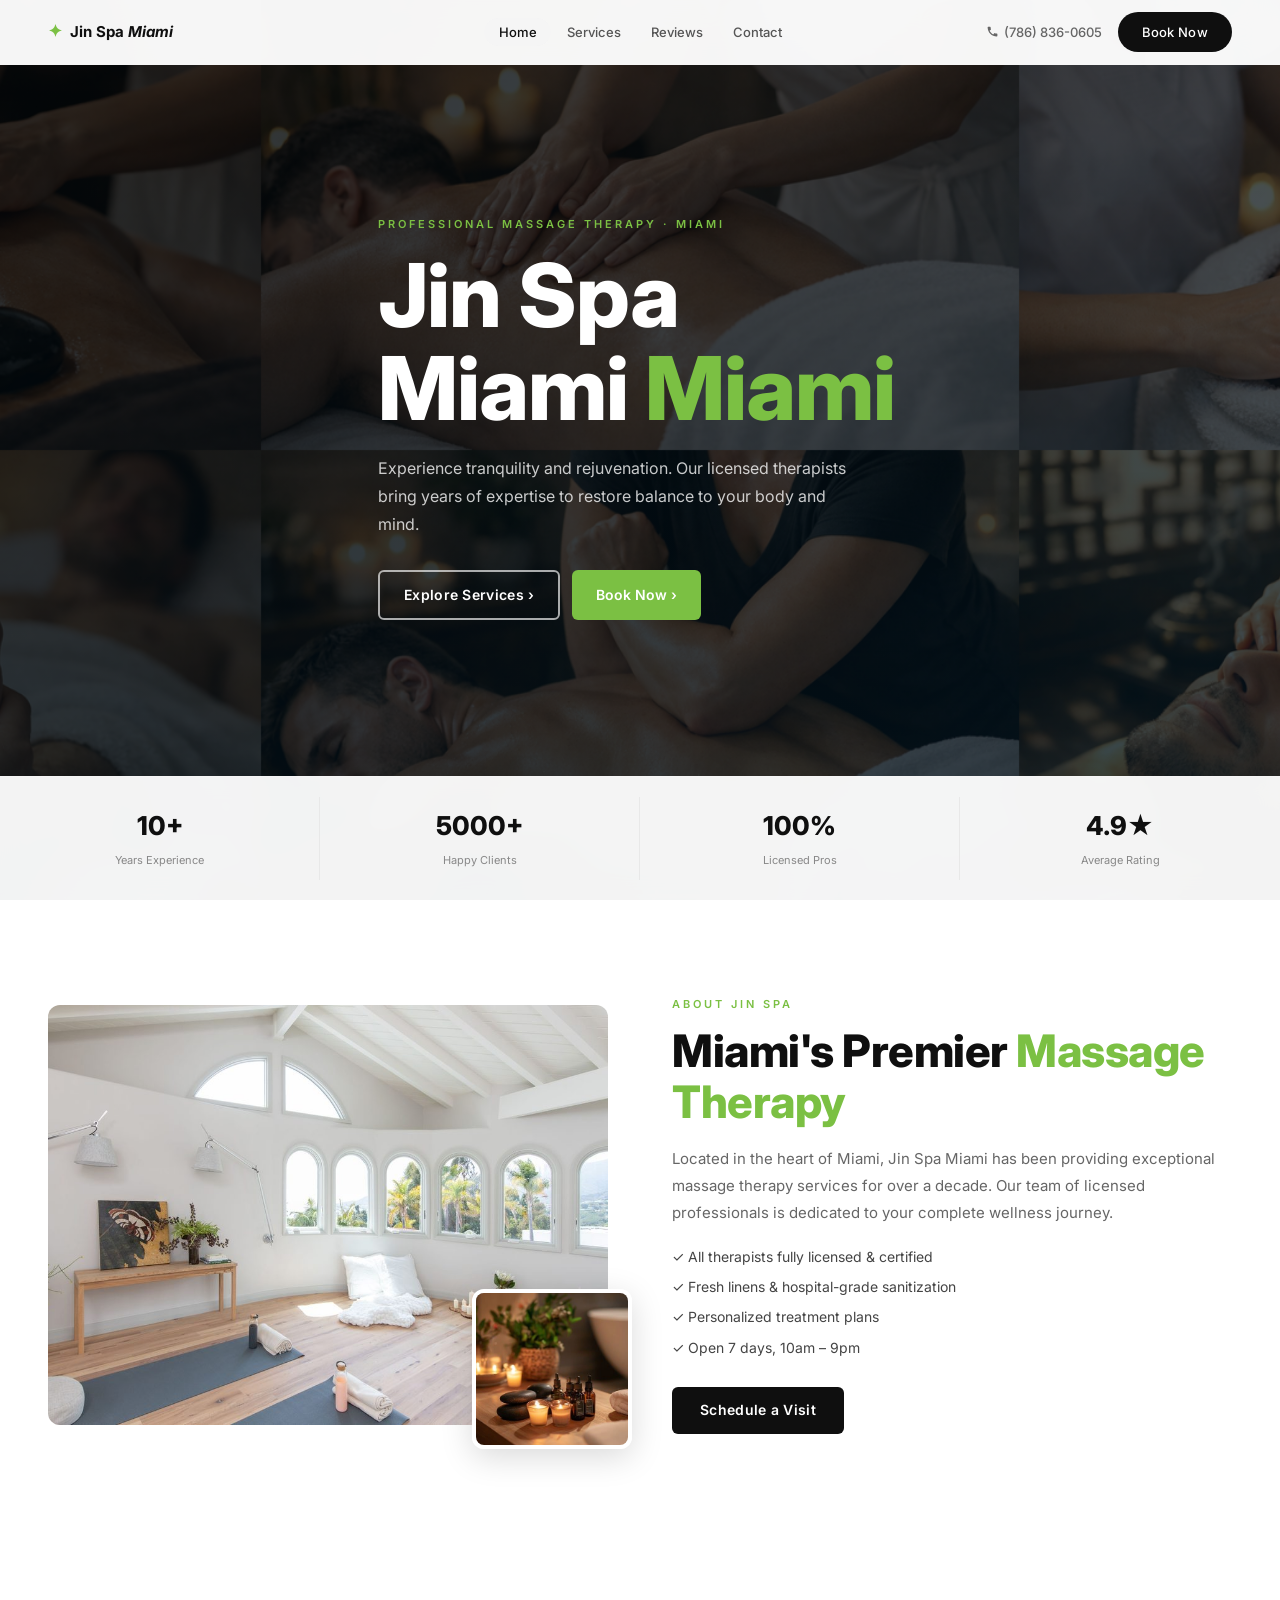
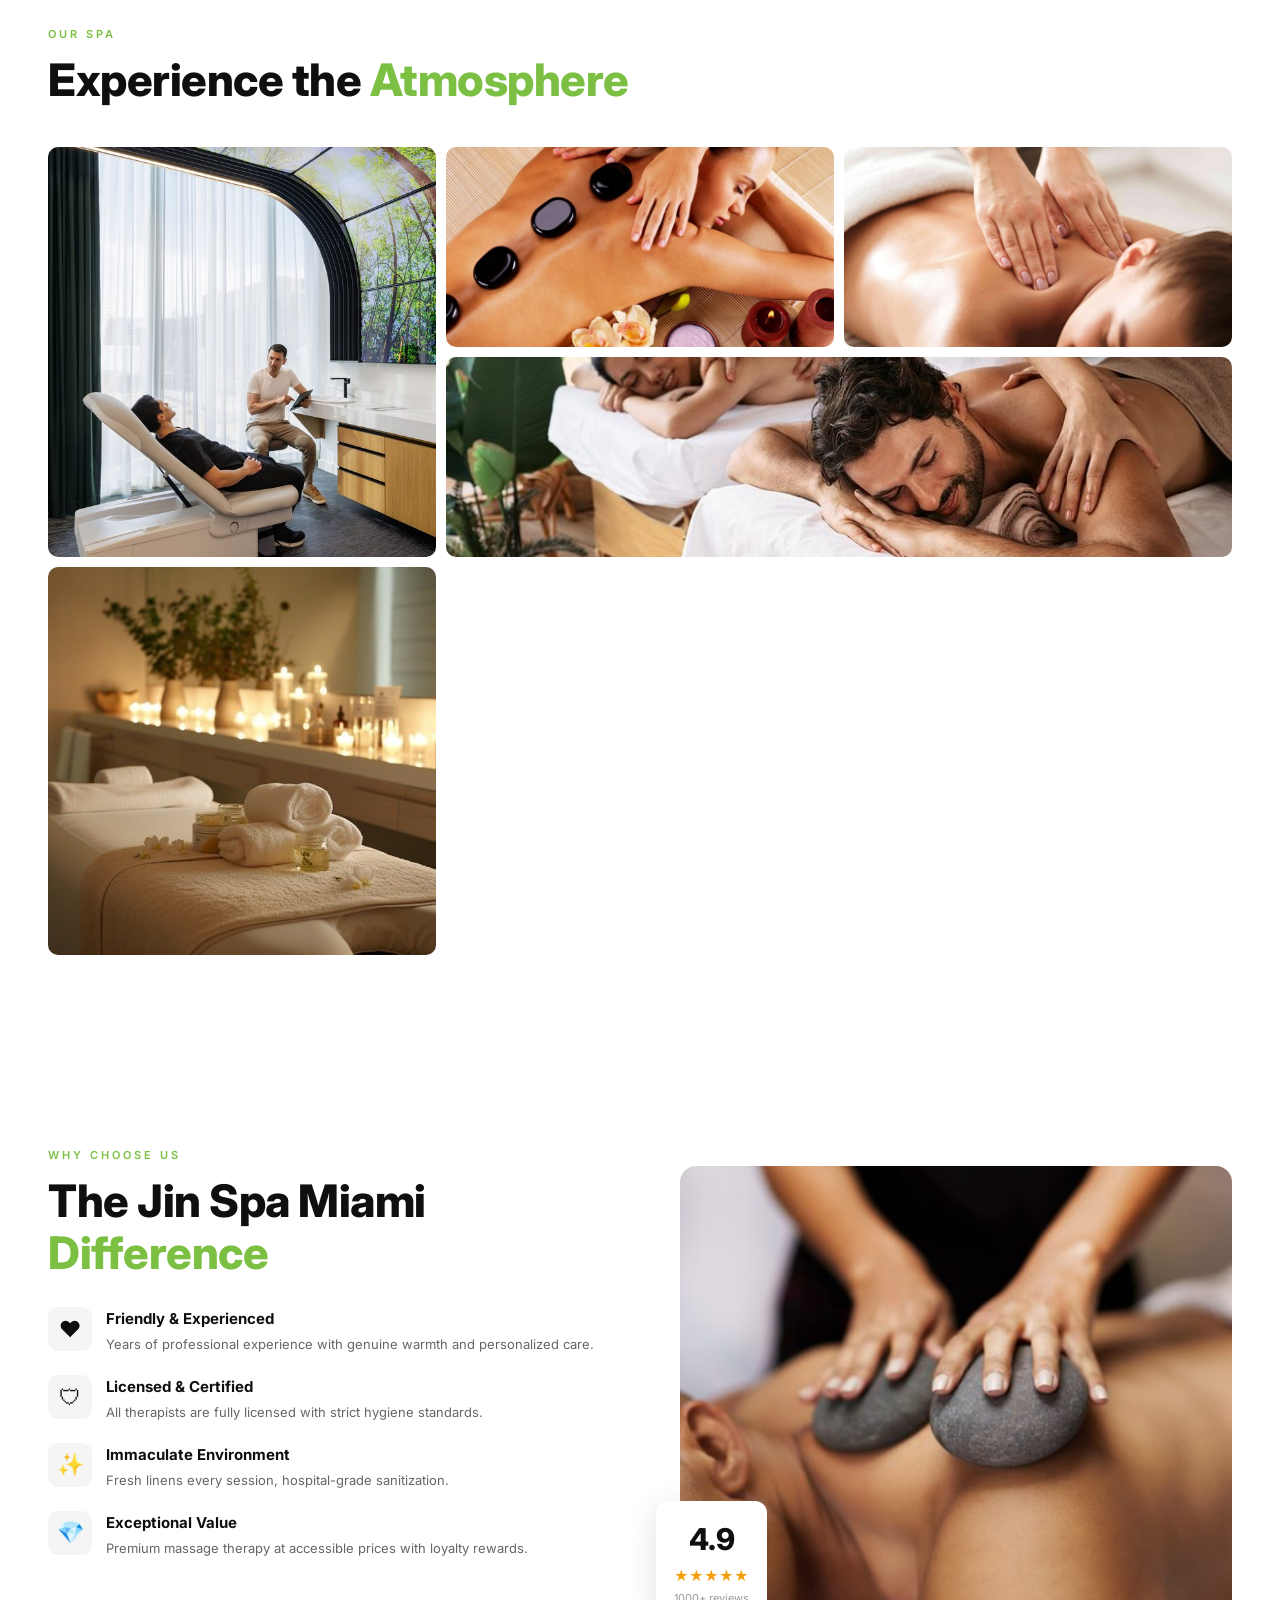
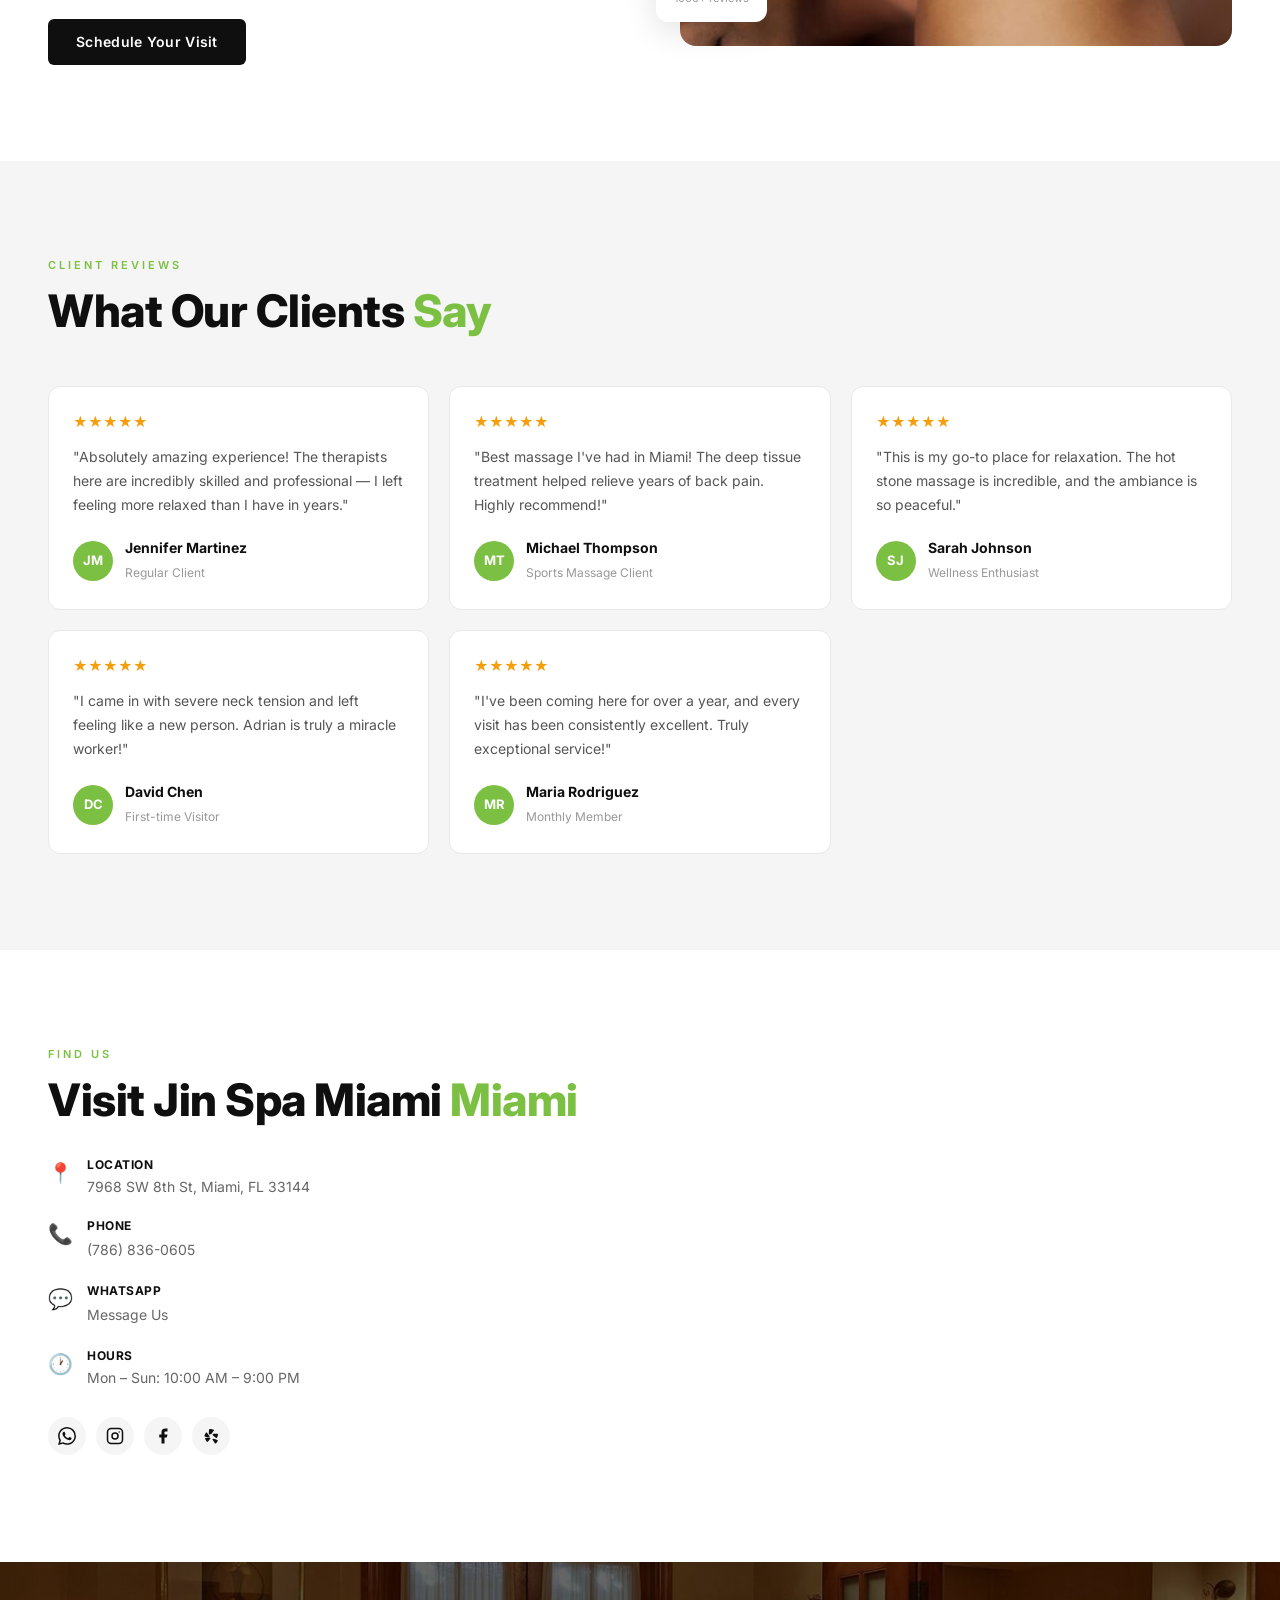
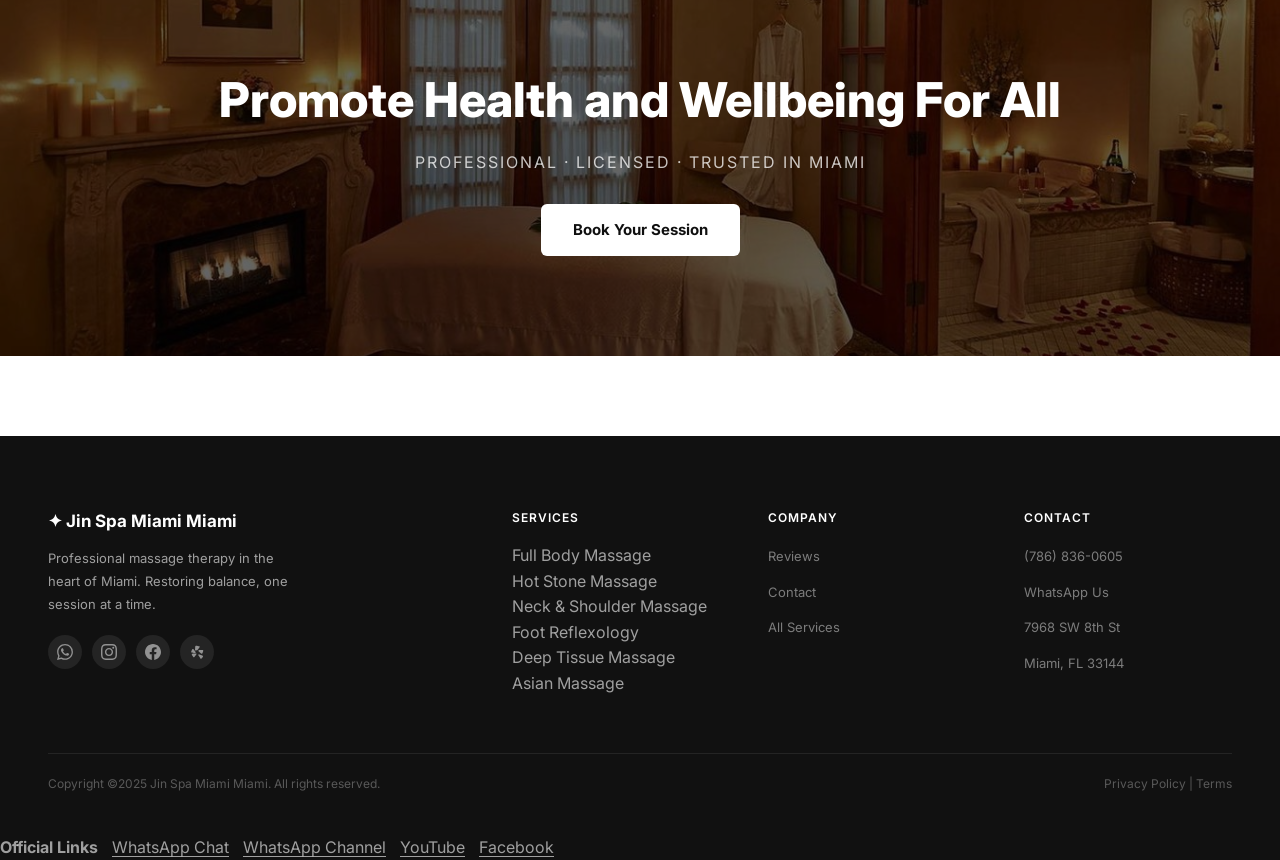
<file: Jin_Spa_Miami/index.html>
<!DOCTYPE html>

<!DOCTYPE html>

<html lang="en"><head>
<meta charset="utf-8"/>
<link href="favicon.svg" rel="icon" type="image/svg+xml"/>
<meta content="width=device-width, initial-scale=1.0" name="viewport"/>
<title>Jin Spa Miami - Massage Therapy</title>
<link href="css/styles.css" rel="stylesheet"/></head>
<body>
<div data-v-app="" id="app"><div data-v-d4dc4397="" id="app"><nav class="nav" data-v-d4dc4397=""><div class="container nav__inner" data-v-d4dc4397=""><a aria-current="page" class="router-link-active router-link-exact-active nav__logo" data-v-d4dc4397="" href="index.html"><span class="logo-mark" data-v-d4dc4397="">✦</span><span class="logo-name" data-v-d4dc4397="">Jin Spa <em>Miami</em></span></a><ul class="nav__links" data-v-d4dc4397=""><li data-v-d4dc4397=""><a aria-current="page" class="router-link-active router-link-exact-active nav__link" data-v-d4dc4397="" href="index.html">Home</a></li><li class="nav__item--dropdown" data-v-d4dc4397=""><a class="nav__link" data-v-d4dc4397="" href="services.html">Services</a><ul aria-label="Services submenu" class="nav__submenu"><li><a href="services.html#full-body-massage">Full Body Massage</a></li><li><a href="services.html#hot-stone-massage">Hot Stone Massage</a></li><li><a href="services.html#neck-shoulder-massage">Neck &amp; Shoulder Massage</a></li><li><a href="services.html#foot-reflexology">Foot Reflexology</a></li><li><a href="services.html#deep-tissue-massage">Deep Tissue Massage</a></li><li><a href="services.html#asian-massage">Asian Massage</a></li></ul></li><li data-v-d4dc4397=""><a class="nav__link" data-scroll-target="reviews" data-v-d4dc4397="" href="index.html#reviews">Reviews</a></li><li data-v-d4dc4397=""><a class="nav__link" data-scroll-target="contact" data-v-d4dc4397="" href="index.html#contact">Contact</a></li></ul><div class="nav__right" data-v-d4dc4397=""><a class="nav__phone" data-v-d4dc4397="" href="tel:+17868360605"><svg data-v-d4dc4397="" fill="currentColor" height="13" viewbox="0 0 24 24" width="13"><path d="M6.6 10.8c1.4 2.8 3.8 5.1 6.6 6.6l2.2-2.2c.3-.3.7-.4 1-.2 1.1.4 2.3.6 3.6.6.6 0 1 .4 1 1V20c0 .6-.4 1-1 1-9.4 0-17-7.6-17-17 0-.6.4-1 1-1h3.5c.6 0 1 .4 1 1 0 1.3.2 2.5.6 3.6.1.3 0 .7-.2 1L6.6 10.8z" data-v-d4dc4397=""></path></svg> (786) 836-0605 </a><a class="btn-primary" data-v-d4dc4397="" href="https://wa.me/17868360605?text=Hello!%20Thank%20you%20for%20visiting%20our%20SPA%20service%20😊%20What%20would%20you%20like%20to%20know%20about%20our%20massage%20treatments%2C%20pricing%2C%20or%20appointment%20availability%3F" rel="noopener" target="_blank">Book Now</a></div><button class="nav__burger" data-v-d4dc4397=""><span data-v-d4dc4397=""></span><span data-v-d4dc4397=""></span><span data-v-d4dc4397=""></span></button></div><div class="nav__mobile" data-v-d4dc4397=""><a aria-current="page" class="router-link-active router-link-exact-active" data-v-d4dc4397="" href="index.html">Home</a><a data-v-d4dc4397="" href="services.html">Services</a><a class="nav__mobile-subitem" href="services.html#full-body-massage">— Full Body Massage</a><a class="nav__mobile-subitem" href="services.html#hot-stone-massage">— Hot Stone Massage</a><a class="nav__mobile-subitem" href="services.html#neck-shoulder-massage">— Neck &amp; Shoulder Massage</a><a class="nav__mobile-subitem" href="services.html#foot-reflexology">— Foot Reflexology</a><a class="nav__mobile-subitem" href="services.html#deep-tissue-massage">— Deep Tissue Massage</a><a class="nav__mobile-subitem" href="services.html#asian-massage">— Asian Massage</a><a data-scroll-target="reviews" data-v-d4dc4397="" href="index.html#reviews">Reviews</a><a data-scroll-target="contact" data-v-d4dc4397="" href="index.html#contact">Contact</a><a class="btn-accent" data-v-d4dc4397="" href="https://wa.me/17868360605?text=Hello!%20Thank%20you%20for%20visiting%20our%20SPA%20service%20😊%20What%20would%20you%20like%20to%20know%20about%20our%20massage%20treatments%2C%20pricing%2C%20or%20appointment%20availability%3F" rel="noopener" style="margin-top: 8px; text-align: center; justify-content: center;" target="_blank">Book Now</a></div></nav><main data-v-b85f1a2e="" data-v-d4dc4397=""><section class="hero" data-v-b85f1a2e=""><div class="hero__bg" data-v-b85f1a2e=""><img alt="Banner made from blue ocean navigation image folder" class="hero__bg-img updated-word-banner blue-ocean-nav-folder-banner" data-source-folder="blue ocean导航配图" data-v-b85f1a2e="" src="images/banner-updated/blue-ocean-nav-folder-banner.png"/><div class="hero__overlay" data-v-b85f1a2e=""></div></div><div class="container hero__content" data-v-b85f1a2e=""><p class="hero__eyebrow" data-v-b85f1a2e="">PROFESSIONAL MASSAGE THERAPY · MIAMI</p><h1 class="hero__title" data-v-b85f1a2e="">Jin Spa Miami <span class="accent" data-v-b85f1a2e="">Miami</span></h1><p class="hero__sub" data-v-b85f1a2e="">Experience tranquility and rejuvenation. Our licensed therapists bring years of expertise to restore balance to your body and mind.</p><div class="hero__btns" data-v-b85f1a2e=""><a class="btn-outline" data-v-b85f1a2e="" href="services.html">Explore Services ›</a><a class="btn-accent-hero" data-v-b85f1a2e="" href="https://wa.me/17868360605?text=Hello!%20Thank%20you%20for%20visiting%20our%20SPA%20service%20😊%20What%20would%20you%20like%20to%20know%20about%20our%20massage%20treatments%2C%20pricing%2C%20or%20appointment%20availability%3F" rel="noopener" target="_blank">Book Now ›</a></div></div><div class="hero__stats" data-v-b85f1a2e=""><div class="container hero__stats-inner" data-v-b85f1a2e=""><div class="stat" data-v-b85f1a2e=""><strong data-v-b85f1a2e="">10+</strong><span data-v-b85f1a2e="">Years Experience</span></div><div class="stat" data-v-b85f1a2e=""><strong data-v-b85f1a2e="">5000+</strong><span data-v-b85f1a2e="">Happy Clients</span></div><div class="stat" data-v-b85f1a2e=""><strong data-v-b85f1a2e="">100%</strong><span data-v-b85f1a2e="">Licensed Pros</span></div><div class="stat" data-v-b85f1a2e=""><strong data-v-b85f1a2e="">4.9★</strong><span data-v-b85f1a2e="">Average Rating</span></div></div></div></section><section class="about section" data-v-b85f1a2e=""><div class="container about__inner" data-v-b85f1a2e=""><div class="about__imgs" data-v-b85f1a2e=""><img alt="Spa Interior" class="about__img-main" data-v-b85f1a2e="" src="images/spa-wellness-room.jpg"/><img alt="Spa Candles" class="about__img-sub" data-v-b85f1a2e="" src="images/spa-candles.jpg"/></div><div class="about__text" data-v-b85f1a2e=""><p class="section-eyebrow" data-v-b85f1a2e="">ABOUT JIN SPA</p><h2 class="section-title" data-v-b85f1a2e="">Miami's Premier <span class="accent" data-v-b85f1a2e="">Massage Therapy</span></h2><p class="about__desc" data-v-b85f1a2e="">Located in the heart of Miami, Jin Spa Miami has been providing exceptional massage therapy services for over a decade. Our team of licensed professionals is dedicated to your complete wellness journey.</p><ul class="about__list" data-v-b85f1a2e=""><li data-v-b85f1a2e="">✓ All therapists fully licensed &amp; certified</li><li data-v-b85f1a2e="">✓ Fresh linens &amp; hospital-grade sanitization</li><li data-v-b85f1a2e="">✓ Personalized treatment plans</li><li data-v-b85f1a2e="">✓ Open 7 days, 10am – 9pm</li></ul><a class="btn-primary" data-v-b85f1a2e="" href="https://wa.me/17868360605?text=Hello!%20Thank%20you%20for%20visiting%20our%20SPA%20service%20😊%20What%20would%20you%20like%20to%20know%20about%20our%20massage%20treatments%2C%20pricing%2C%20or%20appointment%20availability%3F" rel="noopener" target="_blank">Schedule a Visit</a></div></div></section><section class="gallery section" data-v-b85f1a2e=""><div class="container" data-v-b85f1a2e=""><p class="section-eyebrow" data-v-b85f1a2e="">OUR SPA</p><h2 class="section-title" data-v-b85f1a2e="">Experience the <span class="accent" data-v-b85f1a2e="">Atmosphere</span></h2><div class="gallery-grid" data-v-b85f1a2e=""><div class="gallery-item gallery-item--tall" data-v-b85f1a2e=""><img alt="Spa Treatment" data-v-b85f1a2e="" loading="lazy" src="images/spa-treatment.jpg"/></div><div class="gallery-item" data-v-b85f1a2e=""><img alt="Hot Stone" data-v-b85f1a2e="" loading="lazy" src="images/service-hot-stone.jpg"/></div><div class="gallery-item" data-v-b85f1a2e=""><img alt="Swedish Massage" data-v-b85f1a2e="" loading="lazy" src="images/service-swedish.jpg"/></div><div class="gallery-item gallery-item--wide" data-v-b85f1a2e=""><img alt="Couples Massage" data-v-b85f1a2e="" loading="lazy" src="images/service-couples.jpg"/></div><div class="gallery-item" data-v-b85f1a2e=""><img alt="Spa Ambiance" data-v-b85f1a2e="" loading="lazy" src="images/spa-ambiance.jpg"/></div></div></div></section><section class="why section" data-v-b85f1a2e=""><div class="container why__inner" data-v-b85f1a2e=""><div class="why__text" data-v-b85f1a2e=""><p class="section-eyebrow" data-v-b85f1a2e="">WHY CHOOSE US</p><h2 class="section-title" data-v-b85f1a2e="">The Jin Spa Miami <span class="accent" data-v-b85f1a2e="">Difference</span></h2><div class="why-features" data-v-b85f1a2e=""><div class="why-item" data-v-b85f1a2e=""><span class="why-icon" data-v-b85f1a2e="">❤</span><div data-v-b85f1a2e=""><h4 data-v-b85f1a2e="">Friendly &amp; Experienced</h4><p data-v-b85f1a2e="">Years of professional experience with genuine warmth and personalized care.</p></div></div><div class="why-item" data-v-b85f1a2e=""><span class="why-icon" data-v-b85f1a2e="">🛡</span><div data-v-b85f1a2e=""><h4 data-v-b85f1a2e="">Licensed &amp; Certified</h4><p data-v-b85f1a2e="">All therapists are fully licensed with strict hygiene standards.</p></div></div><div class="why-item" data-v-b85f1a2e=""><span class="why-icon" data-v-b85f1a2e="">✨</span><div data-v-b85f1a2e=""><h4 data-v-b85f1a2e="">Immaculate Environment</h4><p data-v-b85f1a2e="">Fresh linens every session, hospital-grade sanitization.</p></div></div><div class="why-item" data-v-b85f1a2e=""><span class="why-icon" data-v-b85f1a2e="">💎</span><div data-v-b85f1a2e=""><h4 data-v-b85f1a2e="">Exceptional Value</h4><p data-v-b85f1a2e="">Premium massage therapy at accessible prices with loyalty rewards.</p></div></div></div><a class="btn-primary" data-v-b85f1a2e="" href="https://wa.me/17868360605?text=Hello!%20Thank%20you%20for%20visiting%20our%20SPA%20service%20😊%20What%20would%20you%20like%20to%20know%20about%20our%20massage%20treatments%2C%20pricing%2C%20or%20appointment%20availability%3F" rel="noopener" style="margin-top: 32px;" target="_blank">Schedule Your Visit</a></div><div class="why__img" data-v-b85f1a2e=""><img alt="Professional Massage" data-v-b85f1a2e="" src="images/about-massage.jpg"/><div class="why-badge" data-v-b85f1a2e=""><strong data-v-b85f1a2e="">4.9</strong><span data-v-b85f1a2e="">★★★★★</span><small data-v-b85f1a2e="">1000+ reviews</small></div></div></div></section><section class="reviews section section--gray" data-v-b85f1a2e="" id="reviews"><div class="container" data-v-b85f1a2e=""><p class="section-eyebrow" data-v-b85f1a2e="">CLIENT REVIEWS</p><h2 class="section-title" data-v-b85f1a2e="">What Our Clients <span class="accent" data-v-b85f1a2e="">Say</span></h2><div class="reviews-grid" data-v-b85f1a2e=""><div class="review-card" data-v-b85f1a2e=""><div class="review-card__stars" data-v-b85f1a2e="">★★★★★</div><p class="review-card__text" data-v-b85f1a2e="">"Absolutely amazing experience! The therapists here are incredibly skilled and professional — I left feeling more relaxed than I have in years."</p><div class="review-card__author" data-v-b85f1a2e=""><div class="review-avatar" data-v-b85f1a2e="">JM</div><div data-v-b85f1a2e=""><strong data-v-b85f1a2e="">Jennifer Martinez</strong><span data-v-b85f1a2e="">Regular Client</span></div></div></div><div class="review-card" data-v-b85f1a2e=""><div class="review-card__stars" data-v-b85f1a2e="">★★★★★</div><p class="review-card__text" data-v-b85f1a2e="">"Best massage I've had in Miami! The deep tissue treatment helped relieve years of back pain. Highly recommend!"</p><div class="review-card__author" data-v-b85f1a2e=""><div class="review-avatar" data-v-b85f1a2e="">MT</div><div data-v-b85f1a2e=""><strong data-v-b85f1a2e="">Michael Thompson</strong><span data-v-b85f1a2e="">Sports Massage Client</span></div></div></div><div class="review-card" data-v-b85f1a2e=""><div class="review-card__stars" data-v-b85f1a2e="">★★★★★</div><p class="review-card__text" data-v-b85f1a2e="">"This is my go-to place for relaxation. The hot stone massage is incredible, and the ambiance is so peaceful."</p><div class="review-card__author" data-v-b85f1a2e=""><div class="review-avatar" data-v-b85f1a2e="">SJ</div><div data-v-b85f1a2e=""><strong data-v-b85f1a2e="">Sarah Johnson</strong><span data-v-b85f1a2e="">Wellness Enthusiast</span></div></div></div><div class="review-card" data-v-b85f1a2e=""><div class="review-card__stars" data-v-b85f1a2e="">★★★★★</div><p class="review-card__text" data-v-b85f1a2e="">"I came in with severe neck tension and left feeling like a new person. Adrian is truly a miracle worker!"</p><div class="review-card__author" data-v-b85f1a2e=""><div class="review-avatar" data-v-b85f1a2e="">DC</div><div data-v-b85f1a2e=""><strong data-v-b85f1a2e="">David Chen</strong><span data-v-b85f1a2e="">First-time Visitor</span></div></div></div><div class="review-card" data-v-b85f1a2e=""><div class="review-card__stars" data-v-b85f1a2e="">★★★★★</div><p class="review-card__text" data-v-b85f1a2e="">"I've been coming here for over a year, and every visit has been consistently excellent. Truly exceptional service!"</p><div class="review-card__author" data-v-b85f1a2e=""><div class="review-avatar" data-v-b85f1a2e="">MR</div><div data-v-b85f1a2e=""><strong data-v-b85f1a2e="">Maria Rodriguez</strong><span data-v-b85f1a2e="">Monthly Member</span></div></div></div></div></div></section><section class="contact section" data-v-b85f1a2e="" id="contact"><div class="container contact__inner" data-v-b85f1a2e=""><div class="contact__info" data-v-b85f1a2e=""><p class="section-eyebrow" data-v-b85f1a2e="">FIND US</p><h2 class="section-title" data-v-b85f1a2e="">Visit Jin Spa Miami <span class="accent" data-v-b85f1a2e="">Miami</span></h2><div class="contact-items" data-v-b85f1a2e=""><div class="contact-item" data-v-b85f1a2e=""><span class="ci-icon" data-v-b85f1a2e="">📍</span><div data-v-b85f1a2e=""><strong data-v-b85f1a2e="">Location</strong><p data-v-b85f1a2e="">7968 SW 8th St, Miami, FL 33144</p></div></div><div class="contact-item" data-v-b85f1a2e=""><span class="ci-icon" data-v-b85f1a2e="">📞</span><div data-v-b85f1a2e=""><strong data-v-b85f1a2e="">Phone</strong><a data-v-b85f1a2e="" href="tel:+17868360605">(786) 836-0605</a></div></div><div class="contact-item" data-v-b85f1a2e=""><span class="ci-icon" data-v-b85f1a2e="">💬</span><div data-v-b85f1a2e=""><strong data-v-b85f1a2e="">WhatsApp</strong><a data-v-b85f1a2e="" href="https://wa.me/17868360605?text=Hello!%20Thank%20you%20for%20visiting%20our%20SPA%20service%20😊%20What%20would%20you%20like%20to%20know%20about%20our%20massage%20treatments%2C%20pricing%2C%20or%20appointment%20availability%3F" rel="noopener" target="_blank">Message Us</a></div></div><div class="contact-item" data-v-b85f1a2e=""><span class="ci-icon" data-v-b85f1a2e="">🕐</span><div data-v-b85f1a2e=""><strong data-v-b85f1a2e="">Hours</strong><p data-v-b85f1a2e="">Mon – Sun: 10:00 AM – 9:00 PM</p></div></div></div><div class="contact-socials" data-v-b85f1a2e=""><a class="social-btn" data-v-b85f1a2e="" href="https://wa.me/17868360605?text=Hello!%20Thank%20you%20for%20visiting%20our%20SPA%20service%20😊%20What%20would%20you%20like%20to%20know%20about%20our%20massage%20treatments%2C%20pricing%2C%20or%20appointment%20availability%3F" rel="noopener" target="_blank" title="WhatsApp"><svg data-v-b85f1a2e="" fill="currentColor" height="18" viewbox="0 0 24 24" width="18"><path d="M17.472 14.382c-.297-.149-1.758-.867-2.03-.967-.273-.099-.471-.148-.67.15-.197.297-.767.966-.94 1.164-.173.199-.347.223-.644.075-.297-.15-1.255-.463-2.39-1.475-.883-.788-1.48-1.761-1.653-2.059-.173-.297-.018-.458.13-.606.134-.133.298-.347.446-.52.149-.174.198-.298.298-.497.099-.198.05-.371-.025-.52-.075-.149-.669-1.612-.916-2.207-.242-.579-.487-.5-.669-.51-.173-.008-.371-.01-.57-.01-.198 0-.52.074-.792.372-.272.297-1.04 1.016-1.04 2.479 0 1.462 1.065 2.875 1.213 3.074.149.198 2.096 3.2 5.077 4.487.709.306 1.262.489 1.694.625.712.227 1.36.195 1.871.118.571-.085 1.758-.719 2.006-1.413.248-.694.248-1.289.173-1.413-.074-.124-.272-.198-.57-.347m-5.421 7.403h-.004a9.87 9.87 0 01-5.031-1.378l-.361-.214-3.741.982.998-3.648-.235-.374a9.86 9.86 0 01-1.51-5.26c.001-5.45 4.436-9.884 9.888-9.884 2.64 0 5.122 1.03 6.988 2.898a9.825 9.825 0 012.893 6.994c-.003 5.45-4.437 9.884-9.885 9.884m8.413-18.297A11.815 11.815 0 0012.05 0C5.495 0 .16 5.335.157 11.892c0 2.096.547 4.142 1.588 5.945L.057 24l6.305-1.654a11.882 11.882 0 005.683 1.448h.005c6.554 0 11.89-5.335 11.893-11.893a11.821 11.821 0 00-3.48-8.413z" data-v-b85f1a2e=""></path></svg></a><a class="social-btn" data-v-b85f1a2e="" href="https://whatsapp.com/channel/0029VbC1R1V8vd1Vx5Gkgo0L" rel="noopener" target="_blank" title="Instagram"><svg data-v-b85f1a2e="" fill="none" height="18" stroke="currentColor" stroke-width="2" viewbox="0 0 24 24" width="18"><rect data-v-b85f1a2e="" height="20" rx="5" width="20" x="2" y="2"></rect><circle cx="12" cy="12" data-v-b85f1a2e="" r="4"></circle><circle cx="17.5" cy="6.5" data-v-b85f1a2e="" fill="currentColor" r="1" stroke="none"></circle></svg></a><a class="social-btn" data-v-b85f1a2e="" href="https://www.facebook.com/JinSpaMiami/" rel="noopener" target="_blank" title="Facebook"><svg data-v-b85f1a2e="" fill="currentColor" height="18" viewbox="0 0 24 24" width="18"><path d="M18 2h-3a5 5 0 00-5 5v3H7v4h3v8h4v-8h3l1-4h-4V7a1 1 0 011-1h3z" data-v-b85f1a2e=""></path></svg></a><a class="social-btn" data-v-b85f1a2e="" href="https://www.youtube.com/@JinSpaMiami" rel="noopener" target="_blank" title="Yelp"><svg data-v-b85f1a2e="" fill="currentColor" height="18" viewbox="0 0 24 24" width="18"><path d="M21.111 18.226c-.141.969-2.119 3.483-3.029 3.847-.311.124-.611.094-.85-.09-.154-.12-.314-.365-2.447-3.827l-.633-1.032c-.244-.37-.199-.857.104-1.207.297-.341.762-.47 1.182-.326l1.17.399c3.698 1.261 3.929 1.388 4.076 1.513.283.237.375.583.427.723zm-9.896-3.424c-.193-.437-.635-.71-1.109-.685l-1.22.064c-3.916.213-4.169.267-4.352.375-.31.183-.454.516-.424.861.08.975 1.752 3.775 2.567 4.293.276.175.593.208.876.088.189-.079.38-.26 2.857-3.478l.768-1.018c.234-.31.23-.762-.003-1.1zm10.147-4.908c-.047-.352-.268-.654-.591-.8-.215-.097-.467-.124-4.293-.001l-1.224.038c-.474.015-.888.313-1.052.754-.159.432-.026.913.333 1.208l.951.778c3.005 2.461 3.225 2.602 3.427 2.666.34.107.7-.003.958-.286.711-.784 1.641-3.852 1.491-4.357zm-11.63 3.238c.282-.404.282-.943-.001-1.348L8.97 10.87C6.786 7.801 6.596 7.587 6.396 7.47c-.314-.18-.694-.165-.993.047-.818.574-2.146 3.52-2.098 4.538.016.354.176.666.449.873.185.138.406.204 3.967.588l1.218.131c.474.051.924-.175 1.193-.557zm1.749-3.573c.449.147.942-.011 1.227-.395l.756-1.022c2.367-3.198 2.494-3.441 2.538-3.657.073-.354-.077-.716-.393-.94C14.29 3.032 11.209 2.5 10.25 2.677c-.342.062-.625.272-.774.573-.1.2-.148.436-.369 4.287l-.068 1.221c-.026.476.221.926.642 1.141z" data-v-b85f1a2e=""></path></svg></a></div></div><div class="contact__map" data-v-b85f1a2e=""><iframe allowfullscreen="" data-v-b85f1a2e="" height="100%" loading="lazy" src="https://www.google.com/maps/embed?pb=!1m18!1m12!1m3!1d3594.8!2d-80.3366!3d25.7667!2m3!1f0!2f0!3f0!3m2!1i1024!2i768!4f13.1!3m3!1m2!1s0x88d9b9a!2s7968+SW+8th+St!5e0!3m2!1sen!2sus!4v1" style="border: 0px;" width="100%"></iframe></div></div></section><section class="brand-banner" data-v-b85f1a2e=""><div class="brand-banner__bg" data-v-b85f1a2e=""><img alt="Jin Spa Miami" data-v-b85f1a2e="" src="images/hero-spa-room.jpg"/><div class="brand-banner__overlay" data-v-b85f1a2e=""></div></div><div class="container brand-banner__content" data-v-b85f1a2e=""><h2 data-v-b85f1a2e="">Promote Health and Wellbeing For All</h2><p data-v-b85f1a2e="">Professional · Licensed · Trusted in Miami</p><a class="btn-white" data-v-b85f1a2e="" href="https://wa.me/17868360605?text=Hello!%20Thank%20you%20for%20visiting%20our%20SPA%20service%20😊%20What%20would%20you%20like%20to%20know%20about%20our%20massage%20treatments%2C%20pricing%2C%20or%20appointment%20availability%3F" rel="noopener" target="_blank">Book Your Session</a></div></section></main><footer class="footer" data-v-d4dc4397=""><div class="container" data-v-d4dc4397=""><div class="footer__grid" data-v-d4dc4397=""><div class="footer__brand" data-v-d4dc4397=""><div class="footer__logo" data-v-d4dc4397="">✦ Jin Spa Miami Miami</div><p data-v-d4dc4397="">Professional massage therapy in the heart of Miami. Restoring balance, one session at a time.</p><div class="footer__social" data-v-d4dc4397=""><a data-v-d4dc4397="" href="https://wa.me/17868360605?text=Hello!%20Thank%20you%20for%20visiting%20our%20SPA%20service%20😊%20What%20would%20you%20like%20to%20know%20about%20our%20massage%20treatments%2C%20pricing%2C%20or%20appointment%20availability%3F" rel="noopener" target="_blank" title="WhatsApp"><svg data-v-d4dc4397="" fill="currentColor" height="16" viewbox="0 0 24 24" width="16"><path d="M17.472 14.382c-.297-.149-1.758-.867-2.03-.967-.273-.099-.471-.148-.67.15-.197.297-.767.966-.94 1.164-.173.199-.347.223-.644.075-.297-.15-1.255-.463-2.39-1.475-.883-.788-1.48-1.761-1.653-2.059-.173-.297-.018-.458.13-.606.134-.133.298-.347.446-.52.149-.174.198-.298.298-.497.099-.198.05-.371-.025-.52-.075-.149-.669-1.612-.916-2.207-.242-.579-.487-.5-.669-.51-.173-.008-.371-.01-.57-.01-.198 0-.52.074-.792.372-.272.297-1.04 1.016-1.04 2.479 0 1.462 1.065 2.875 1.213 3.074.149.198 2.096 3.2 5.077 4.487.709.306 1.262.489 1.694.625.712.227 1.36.195 1.871.118.571-.085 1.758-.719 2.006-1.413.248-.694.248-1.289.173-1.413-.074-.124-.272-.198-.57-.347m-5.421 7.403h-.004a9.87 9.87 0 01-5.031-1.378l-.361-.214-3.741.982.998-3.648-.235-.374a9.86 9.86 0 01-1.51-5.26c.001-5.45 4.436-9.884 9.888-9.884 2.64 0 5.122 1.03 6.988 2.898a9.825 9.825 0 012.893 6.994c-.003 5.45-4.437 9.884-9.885 9.884m8.413-18.297A11.815 11.815 0 0012.05 0C5.495 0 .16 5.335.157 11.892c0 2.096.547 4.142 1.588 5.945L.057 24l6.305-1.654a11.882 11.882 0 005.683 1.448h.005c6.554 0 11.89-5.335 11.893-11.893a11.821 11.821 0 00-3.48-8.413z" data-v-d4dc4397=""></path></svg></a><a data-v-d4dc4397="" href="https://whatsapp.com/channel/0029VbC1R1V8vd1Vx5Gkgo0L" rel="noopener" target="_blank" title="Instagram"><svg data-v-d4dc4397="" fill="currentColor" height="16" viewbox="0 0 24 24" width="16"><path d="M12 2.163c3.204 0 3.584.012 4.85.07 3.252.148 4.771 1.691 4.919 4.919.058 1.265.069 1.645.069 4.849 0 3.205-.012 3.584-.069 4.849-.149 3.225-1.664 4.771-4.919 4.919-1.266.058-1.644.07-4.85.07-3.204 0-3.584-.012-4.849-.07-3.26-.149-4.771-1.699-4.919-4.92-.058-1.265-.07-1.644-.07-4.849 0-3.204.013-3.583.07-4.849.149-3.227 1.664-4.771 4.919-4.919 1.266-.057 1.645-.069 4.849-.069zm0-2.163c-3.259 0-3.667.014-4.947.072-4.358.2-6.78 2.618-6.98 6.98-.059 1.281-.073 1.689-.073 4.948 0 3.259.014 3.668.072 4.948.2 4.358 2.618 6.78 6.98 6.98 1.281.058 1.689.072 4.948.072 3.259 0 3.668-.014 4.948-.072 4.354-.2 6.782-2.618 6.979-6.98.059-1.28.073-1.689.073-4.948 0-3.259-.014-3.667-.072-4.947-.196-4.354-2.617-6.78-6.979-6.98-1.281-.059-1.69-.073-4.949-.073zm0 5.838c-3.403 0-6.162 2.759-6.162 6.162s2.759 6.163 6.162 6.163 6.162-2.759 6.162-6.163c0-3.403-2.759-6.162-6.162-6.162zm0 10.162c-2.209 0-4-1.79-4-4 0-2.209 1.791-4 4-4s4 1.791 4 4c0 2.21-1.791 4-4 4zm6.406-11.845c-.796 0-1.441.645-1.441 1.44s.645 1.44 1.441 1.44c.795 0 1.439-.645 1.439-1.44s-.644-1.44-1.439-1.44z" data-v-d4dc4397=""></path></svg></a><a data-v-d4dc4397="" href="https://www.facebook.com/JinSpaMiami/" rel="noopener" target="_blank" title="Facebook"><svg data-v-d4dc4397="" fill="currentColor" height="16" viewbox="0 0 24 24" width="16"><path d="M24 12.073c0-6.627-5.373-12-12-12s-12 5.373-12 12c0 5.99 4.388 10.954 10.125 11.854v-8.385H7.078v-3.47h3.047V9.43c0-3.007 1.792-4.669 4.533-4.669 1.312 0 2.686.235 2.686.235v2.953H15.83c-1.491 0-1.956.925-1.956 1.874v2.25h3.328l-.532 3.47h-2.796v8.385C19.612 23.027 24 18.062 24 12.073z" data-v-d4dc4397=""></path></svg></a><a data-v-d4dc4397="" href="https://www.youtube.com/@JinSpaMiami" rel="noopener" target="_blank" title="Yelp"><svg data-v-d4dc4397="" fill="currentColor" height="16" viewbox="0 0 24 24" width="16"><path d="M21.111 18.226c-.141.969-2.119 3.483-3.029 3.847-.311.124-.611.094-.85-.09-.154-.12-.314-.365-2.447-3.827l-.633-1.032c-.244-.37-.199-.857.104-1.207.297-.341.762-.47 1.182-.326l1.17.399c3.698 1.261 3.929 1.388 4.076 1.513.283.237.375.583.427.723zm-9.896-3.424c-.193-.437-.635-.71-1.109-.685l-1.22.064c-3.916.213-4.169.267-4.352.375-.31.183-.454.516-.424.861.08.975 1.752 3.775 2.567 4.293.276.175.593.208.876.088.189-.079.38-.26 2.857-3.478l.768-1.018c.234-.31.23-.762-.003-1.1zm10.147-4.908c-.047-.352-.268-.654-.591-.8-.215-.097-.467-.124-4.293-.001l-1.224.038c-.474.015-.888.313-1.052.754-.159.432-.026.913.333 1.208l.951.778c3.005 2.461 3.225 2.602 3.427 2.666.34.107.7-.003.958-.286.711-.784 1.641-3.852 1.491-4.357zm-11.63 3.238c.282-.404.282-.943-.001-1.348L8.97 10.87C6.786 7.801 6.596 7.587 6.396 7.47c-.314-.18-.694-.165-.993.047-.818.574-2.146 3.52-2.098 4.538.016.354.176.666.449.873.185.138.406.204 3.967.588l1.218.131c.474.051.924-.175 1.193-.557zm1.749-3.573c.449.147.942-.011 1.227-.395l.756-1.022c2.367-3.198 2.494-3.441 2.538-3.657.073-.354-.077-.716-.393-.94C14.29 3.032 11.209 2.5 10.25 2.677c-.342.062-.625.272-.774.573-.1.2-.148.436-.369 4.287l-.068 1.221c-.026.476.221.926.642 1.141z" data-v-d4dc4397=""></path></svg></a></div></div><div class="footer__col" data-v-d4dc4397=""><h4 data-v-d4dc4397="">Services</h4><ul data-v-d4dc4397=""><li><a href="services.html#full-body-massage">Full Body Massage</a></li><li><a href="services.html#hot-stone-massage">Hot Stone Massage</a></li><li><a href="services.html#neck-shoulder-massage">Neck &amp; Shoulder Massage</a></li><li><a href="services.html#foot-reflexology">Foot Reflexology</a></li><li><a href="services.html#deep-tissue-massage">Deep Tissue Massage</a></li><li><a href="services.html#asian-massage">Asian Massage</a></li></ul></div><div class="footer__col" data-v-d4dc4397=""><h4 data-v-d4dc4397="">Company</h4><ul data-v-d4dc4397=""><li data-v-d4dc4397=""><a data-scroll-target="reviews" data-v-d4dc4397="" href="index.html#reviews">Reviews</a></li><li data-v-d4dc4397=""><a data-scroll-target="contact" data-v-d4dc4397="" href="index.html#contact">Contact</a></li><li data-v-d4dc4397=""><a data-v-d4dc4397="" href="services.html">All Services</a></li></ul></div><div class="footer__col" data-v-d4dc4397=""><h4 data-v-d4dc4397="">Contact</h4><ul data-v-d4dc4397=""><li data-v-d4dc4397=""><a data-v-d4dc4397="" href="tel:+17868360605">(786) 836-0605</a></li><li data-v-d4dc4397=""><a data-v-d4dc4397="" href="https://wa.me/17868360605?text=Hello!%20Thank%20you%20for%20visiting%20our%20SPA%20service%20😊%20What%20would%20you%20like%20to%20know%20about%20our%20massage%20treatments%2C%20pricing%2C%20or%20appointment%20availability%3F" rel="noopener" target="_blank">WhatsApp Us</a></li><li data-v-d4dc4397=""><span data-v-d4dc4397="">7968 SW 8th St</span></li><li data-v-d4dc4397=""><span data-v-d4dc4397="">Miami, FL 33144</span></li></ul></div></div><div class="footer__bottom" data-v-d4dc4397=""><span data-v-d4dc4397="">Copyright ©2025 Jin Spa Miami Miami. All rights reserved.</span><span data-v-d4dc4397=""><a data-v-d4dc4397="" href="#">Privacy Policy</a> | <a data-v-d4dc4397="" href="#">Terms</a></span></div></div><div class="updated-social-links"><strong>Official Links</strong><a href="https://wa.me/17868360605?text=Hello!%20Thank%20you%20for%20visiting%20our%20SPA%20service%20😊%20What%20would%20you%20like%20to%20know%20about%20our%20massage%20treatments%2C%20pricing%2C%20or%20appointment%20availability%3F" rel="noopener" target="_blank">WhatsApp Chat</a><a href="https://whatsapp.com/channel/0029VbC1R1V8vd1Vx5Gkgo0L" rel="noopener" target="_blank">WhatsApp Channel</a><a href="https://www.youtube.com/@JinSpaMiami" rel="noopener" target="_blank">YouTube</a><a href="https://www.facebook.com/JinSpaMiami/" rel="noopener" target="_blank">Facebook</a></div></footer></div></div>
<script src="js/script.js"></script></body></html>
</file>
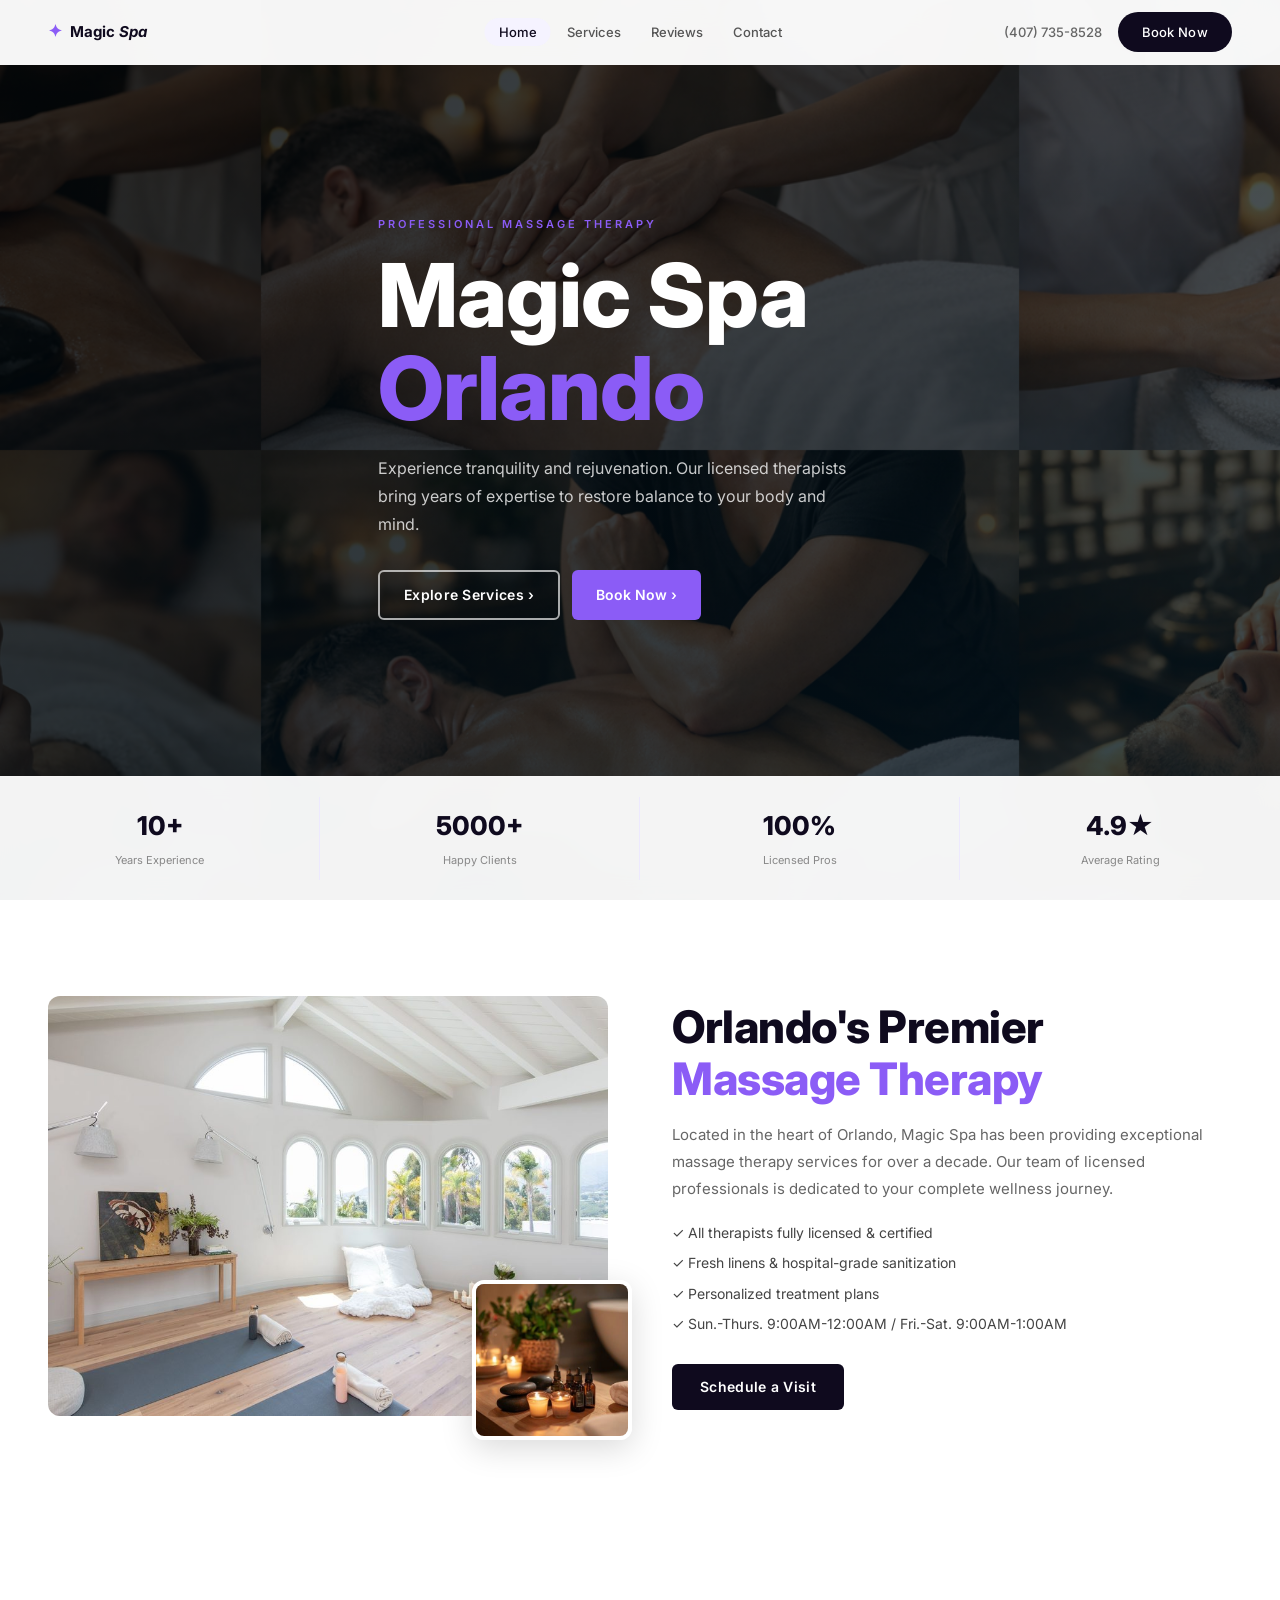
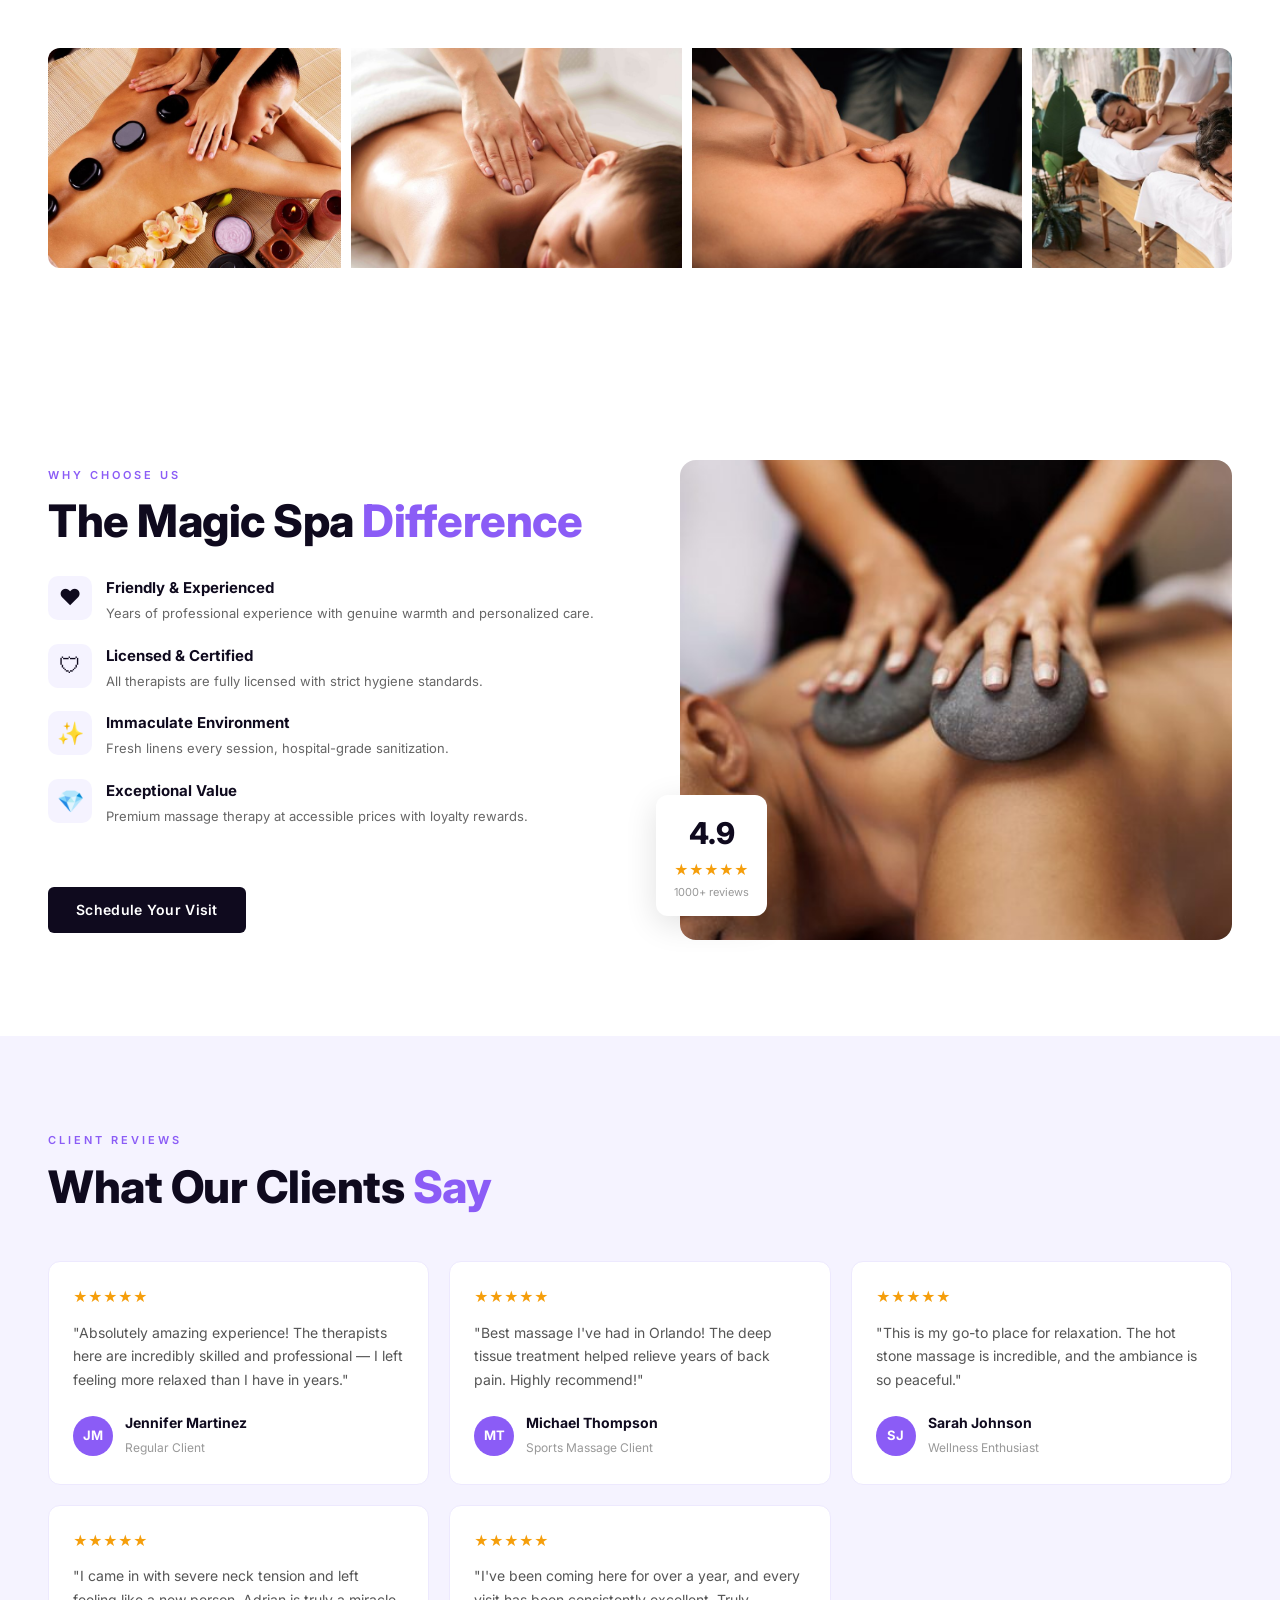
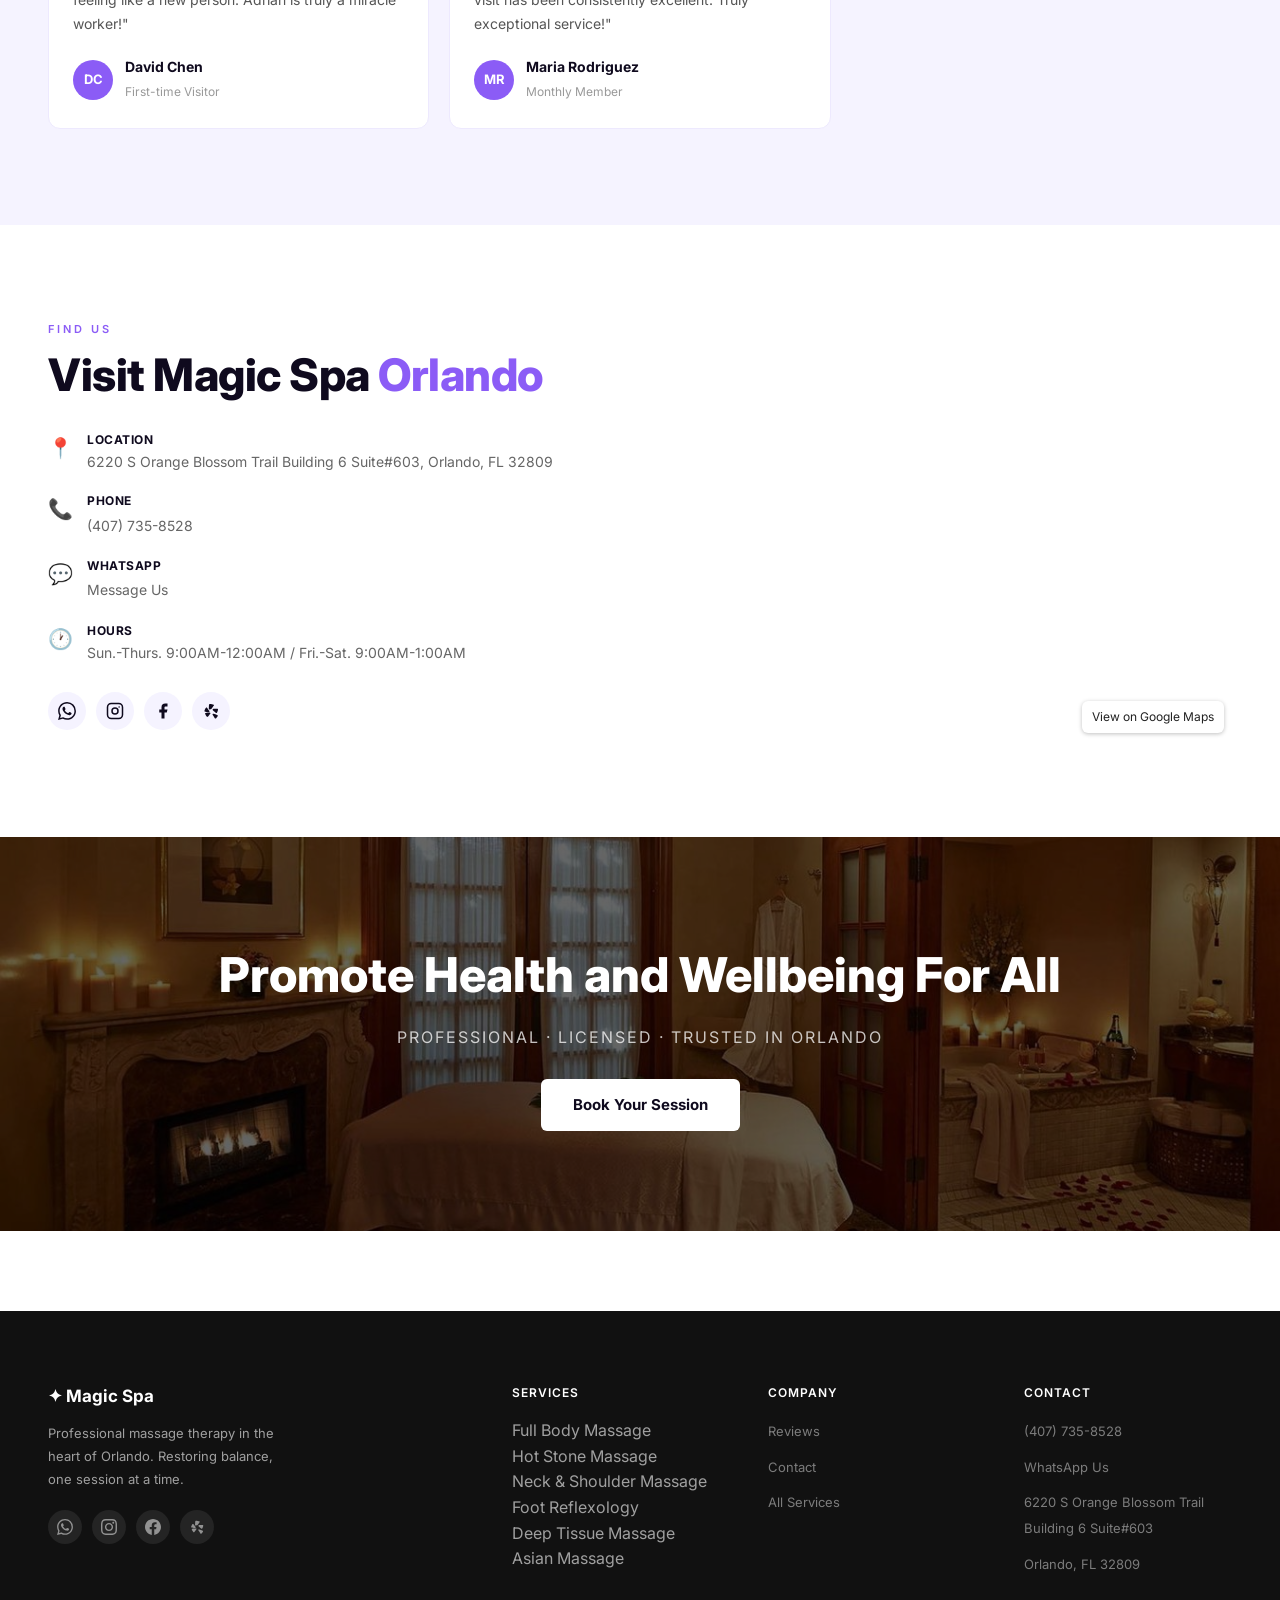
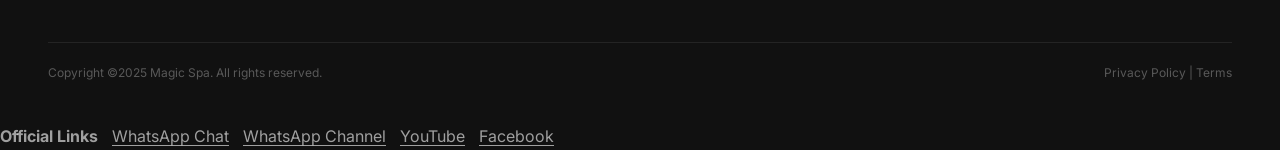
<file: Magic_Spa/index.html>
<!DOCTYPE html>

<!DOCTYPE html>

<html lang="en"><head>
<meta charset="utf-8"/>
<link href="favicon.svg" rel="icon" type="image/svg+xml"/>
<meta content="width=device-width, initial-scale=1.0" name="viewport"/>
<title>Magic Spa - Massage Therapy</title>
<link href="css/styles.css" rel="stylesheet"/></head>
<body>
<div data-v-app="" id="app"><div data-v-d4dc4397="" id="app"><nav class="nav" data-v-d4dc4397=""><div class="container nav__inner" data-v-d4dc4397=""><a aria-current="page" class="router-link-active router-link-exact-active nav__logo" data-v-d4dc4397="" href="index.html"><span class="logo-mark" data-v-d4dc4397="">✦</span><span class="logo-name" data-v-d4dc4397="">Magic <em>Spa</em></span></a><ul class="nav__links" data-v-d4dc4397=""><li data-v-d4dc4397=""><a aria-current="page" class="router-link-active router-link-exact-active nav__link" data-v-d4dc4397="" href="index.html">Home</a></li><li class="nav__item--dropdown" data-v-d4dc4397=""><a class="nav__link" data-v-d4dc4397="" href="services.html">Services</a><ul aria-label="Services submenu" class="nav__submenu"><li><a href="services.html#hot-stone-massage">Hot Stone Massage</a></li><li><a href="services.html#full-body-massage">Full Body Massage</a></li><li><a href="services.html#neck-shoulder-massage">Neck &amp; Shoulder Massage</a></li><li><a href="services.html#foot-reflexology">Foot Reflexology</a></li><li><a href="services.html#asian-massage">Asian Massage</a></li><li><a href="services.html#deep-tissue-massage">Deep Tissue Massage</a></li></ul></li><li data-v-d4dc4397=""><a class="nav__link" data-scroll-target="reviews" data-v-d4dc4397="" href="index.html#reviews">Reviews</a></li><li data-v-d4dc4397=""><a class="nav__link" data-scroll-target="contact" data-v-d4dc4397="" href="index.html#contact">Contact</a></li></ul><div class="nav__right" data-v-d4dc4397=""><a class="nav__phone" data-v-d4dc4397="" href="tel:+14077358528">(407) 735-8528</a><a class="btn-primary" data-v-d4dc4397="" href="https://wa.me/14077358528?text=Hello!%20Thank%20you%20for%20visiting%20our%20SPA%20service%20😊%20What%20would%20you%20like%20to%20know%20about%20our%20massage%20treatments%2C%20pricing%2C%20or%20appointment%20availability%3F" rel="noopener" target="_blank">Book Now</a></div><button class="nav__burger" data-v-d4dc4397=""><span data-v-d4dc4397=""></span><span data-v-d4dc4397=""></span><span data-v-d4dc4397=""></span></button></div><div class="nav__mobile" data-v-d4dc4397=""><a aria-current="page" class="router-link-active router-link-exact-active" data-v-d4dc4397="" href="index.html">Home</a><a data-v-d4dc4397="" href="services.html">Services</a><a class="nav__mobile-subitem" href="services.html#hot-stone-massage">— Hot Stone Massage</a><a class="nav__mobile-subitem" href="services.html#full-body-massage">— Full Body Massage</a><a class="nav__mobile-subitem" href="services.html#neck-shoulder-massage">— Neck &amp; Shoulder Massage</a><a class="nav__mobile-subitem" href="services.html#foot-reflexology">— Foot Reflexology</a><a class="nav__mobile-subitem" href="services.html#asian-massage">— Asian Massage</a><a class="nav__mobile-subitem" href="services.html#deep-tissue-massage">— Deep Tissue Massage</a><a data-scroll-target="reviews" data-v-d4dc4397="" href="index.html#reviews">Reviews</a><a data-scroll-target="contact" data-v-d4dc4397="" href="index.html#contact">Contact</a><a class="btn-accent" data-v-d4dc4397="" href="https://wa.me/14077358528?text=Hello!%20Thank%20you%20for%20visiting%20our%20SPA%20service%20😊%20What%20would%20you%20like%20to%20know%20about%20our%20massage%20treatments%2C%20pricing%2C%20or%20appointment%20availability%3F" rel="noopener" style="margin-top: 8px; text-align: center; justify-content: center;" target="_blank">Book Now</a></div></nav><main data-v-264e5eb5="" data-v-d4dc4397=""><section class="hero" data-v-264e5eb5=""><div class="hero__bg" data-v-264e5eb5=""><img alt="Banner made from blue ocean navigation image folder" class="hero__bg-img updated-word-banner blue-ocean-nav-folder-banner" data-source-folder="blue ocean导航配图" data-v-264e5eb5="" src="images/banner-updated/blue-ocean-nav-folder-banner.png"/><div class="hero__overlay" data-v-264e5eb5=""></div></div><div class="container hero__content" data-v-264e5eb5=""><p class="hero__eyebrow" data-v-264e5eb5="">PROFESSIONAL MASSAGE THERAPY</p><h1 class="hero__title" data-v-264e5eb5="">Magic Spa <span class="accent" data-v-264e5eb5="">Orlando</span></h1><p class="hero__sub" data-v-264e5eb5="">Experience tranquility and rejuvenation. Our licensed therapists bring years of expertise to restore balance to your body and mind.</p><div class="hero__btns" data-v-264e5eb5=""><a class="btn-outline" data-v-264e5eb5="" href="services.html">Explore Services ›</a><a class="btn-accent-hero" data-v-264e5eb5="" href="https://wa.me/14077358528?text=Hello!%20Thank%20you%20for%20visiting%20our%20SPA%20service%20😊%20What%20would%20you%20like%20to%20know%20about%20our%20massage%20treatments%2C%20pricing%2C%20or%20appointment%20availability%3F" rel="noopener" target="_blank">Book Now ›</a></div></div><div class="hero__stats" data-v-264e5eb5=""><div class="container hero__stats-inner" data-v-264e5eb5=""><div class="stat" data-v-264e5eb5=""><strong data-v-264e5eb5="">10+</strong><span data-v-264e5eb5="">Years Experience</span></div><div class="stat" data-v-264e5eb5=""><strong data-v-264e5eb5="">5000+</strong><span data-v-264e5eb5="">Happy Clients</span></div><div class="stat" data-v-264e5eb5=""><strong data-v-264e5eb5="">100%</strong><span data-v-264e5eb5="">Licensed Pros</span></div><div class="stat" data-v-264e5eb5=""><strong data-v-264e5eb5="">4.9★</strong><span data-v-264e5eb5="">Average Rating</span></div></div></div></section><section class="about section" data-v-264e5eb5=""><div class="container about__inner" data-v-264e5eb5=""><div class="about__imgs" data-v-264e5eb5=""><img alt="Spa Interior" class="about__img-main" data-v-264e5eb5="" src="images/spa-wellness-room.jpg"/><img alt="Spa Candles" class="about__img-sub" data-v-264e5eb5="" src="images/spa-candles.jpg"/></div><div class="about__text" data-v-264e5eb5=""><h2 class="section-title" data-v-264e5eb5="">Orlando's Premier <span class="accent" data-v-264e5eb5="">Massage Therapy</span></h2><p class="about__desc" data-v-264e5eb5="">Located in the heart of Orlando, Magic Spa has been providing exceptional massage therapy services for over a decade. Our team of licensed professionals is dedicated to your complete wellness journey.</p><ul class="about__list" data-v-264e5eb5=""><li data-v-264e5eb5="">✓ All therapists fully licensed &amp; certified</li><li data-v-264e5eb5="">✓ Fresh linens &amp; hospital-grade sanitization</li><li data-v-264e5eb5="">✓ Personalized treatment plans</li><li data-v-264e5eb5="">✓ Sun.-Thurs. 9:00AM-12:00AM / Fri.-Sat. 9:00AM-1:00AM</li></ul><a class="btn-primary" data-v-264e5eb5="" href="https://wa.me/14077358528?text=Hello!%20Thank%20you%20for%20visiting%20our%20SPA%20service%20😊%20What%20would%20you%20like%20to%20know%20about%20our%20massage%20treatments%2C%20pricing%2C%20or%20appointment%20availability%3F" rel="noopener" target="_blank">Schedule a Visit</a></div></div></section><section class="gallery section" data-v-264e5eb5=""><div class="container" data-v-264e5eb5=""><div class="gallery-strip" data-v-264e5eb5=""><img alt="Hot Stone" data-v-264e5eb5="" loading="lazy" src="images/service-hot-stone.jpg"/><img alt="Swedish" data-v-264e5eb5="" loading="lazy" src="images/service-swedish.jpg"/><img alt="Deep Tissue" data-v-264e5eb5="" loading="lazy" src="images/service-deep-tissue.jpg"/><img alt="Couples" data-v-264e5eb5="" loading="lazy" src="images/service-couples.jpg"/><img alt="Sports" data-v-264e5eb5="" loading="lazy" src="images/service-sports.jpg"/></div></div></section><section class="why section" data-v-264e5eb5=""><div class="container why__inner" data-v-264e5eb5=""><div class="why__text" data-v-264e5eb5=""><p class="section-eyebrow" data-v-264e5eb5="">WHY CHOOSE US</p><h2 class="section-title" data-v-264e5eb5="">The Magic Spa <span class="accent" data-v-264e5eb5="">Difference</span></h2><div class="why-features" data-v-264e5eb5=""><div class="why-item" data-v-264e5eb5=""><span class="why-icon" data-v-264e5eb5="">❤</span><div data-v-264e5eb5=""><h4 data-v-264e5eb5="">Friendly &amp; Experienced</h4><p data-v-264e5eb5="">Years of professional experience with genuine warmth and personalized care.</p></div></div><div class="why-item" data-v-264e5eb5=""><span class="why-icon" data-v-264e5eb5="">🛡</span><div data-v-264e5eb5=""><h4 data-v-264e5eb5="">Licensed &amp; Certified</h4><p data-v-264e5eb5="">All therapists are fully licensed with strict hygiene standards.</p></div></div><div class="why-item" data-v-264e5eb5=""><span class="why-icon" data-v-264e5eb5="">✨</span><div data-v-264e5eb5=""><h4 data-v-264e5eb5="">Immaculate Environment</h4><p data-v-264e5eb5="">Fresh linens every session, hospital-grade sanitization.</p></div></div><div class="why-item" data-v-264e5eb5=""><span class="why-icon" data-v-264e5eb5="">💎</span><div data-v-264e5eb5=""><h4 data-v-264e5eb5="">Exceptional Value</h4><p data-v-264e5eb5="">Premium massage therapy at accessible prices with loyalty rewards.</p></div></div></div><a class="btn-primary" data-v-264e5eb5="" href="https://wa.me/14077358528?text=Hello!%20Thank%20you%20for%20visiting%20our%20SPA%20service%20😊%20What%20would%20you%20like%20to%20know%20about%20our%20massage%20treatments%2C%20pricing%2C%20or%20appointment%20availability%3F" rel="noopener" style="margin-top: 32px;" target="_blank">Schedule Your Visit</a></div><div class="why__img" data-v-264e5eb5=""><img alt="Professional Massage" data-v-264e5eb5="" src="images/about-massage.jpg"/><div class="why-badge" data-v-264e5eb5=""><strong data-v-264e5eb5="">4.9</strong><span data-v-264e5eb5="">★★★★★</span><small data-v-264e5eb5="">1000+ reviews</small></div></div></div></section><section class="reviews section section--gray" data-v-264e5eb5="" id="reviews"><div class="container" data-v-264e5eb5=""><p class="section-eyebrow" data-v-264e5eb5="">CLIENT REVIEWS</p><h2 class="section-title" data-v-264e5eb5="">What Our Clients <span class="accent" data-v-264e5eb5="">Say</span></h2><div class="reviews-grid" data-v-264e5eb5=""><div class="review-card" data-v-264e5eb5=""><div class="review-card__stars" data-v-264e5eb5="">★★★★★</div><p class="review-card__text" data-v-264e5eb5="">"Absolutely amazing experience! The therapists here are incredibly skilled and professional — I left feeling more relaxed than I have in years."</p><div class="review-card__author" data-v-264e5eb5=""><div class="review-avatar" data-v-264e5eb5="">JM</div><div data-v-264e5eb5=""><strong data-v-264e5eb5="">Jennifer Martinez</strong><span data-v-264e5eb5="">Regular Client</span></div></div></div><div class="review-card" data-v-264e5eb5=""><div class="review-card__stars" data-v-264e5eb5="">★★★★★</div><p class="review-card__text" data-v-264e5eb5="">"Best massage I've had in Orlando! The deep tissue treatment helped relieve years of back pain. Highly recommend!"</p><div class="review-card__author" data-v-264e5eb5=""><div class="review-avatar" data-v-264e5eb5="">MT</div><div data-v-264e5eb5=""><strong data-v-264e5eb5="">Michael Thompson</strong><span data-v-264e5eb5="">Sports Massage Client</span></div></div></div><div class="review-card" data-v-264e5eb5=""><div class="review-card__stars" data-v-264e5eb5="">★★★★★</div><p class="review-card__text" data-v-264e5eb5="">"This is my go-to place for relaxation. The hot stone massage is incredible, and the ambiance is so peaceful."</p><div class="review-card__author" data-v-264e5eb5=""><div class="review-avatar" data-v-264e5eb5="">SJ</div><div data-v-264e5eb5=""><strong data-v-264e5eb5="">Sarah Johnson</strong><span data-v-264e5eb5="">Wellness Enthusiast</span></div></div></div><div class="review-card" data-v-264e5eb5=""><div class="review-card__stars" data-v-264e5eb5="">★★★★★</div><p class="review-card__text" data-v-264e5eb5="">"I came in with severe neck tension and left feeling like a new person. Adrian is truly a miracle worker!"</p><div class="review-card__author" data-v-264e5eb5=""><div class="review-avatar" data-v-264e5eb5="">DC</div><div data-v-264e5eb5=""><strong data-v-264e5eb5="">David Chen</strong><span data-v-264e5eb5="">First-time Visitor</span></div></div></div><div class="review-card" data-v-264e5eb5=""><div class="review-card__stars" data-v-264e5eb5="">★★★★★</div><p class="review-card__text" data-v-264e5eb5="">"I've been coming here for over a year, and every visit has been consistently excellent. Truly exceptional service!"</p><div class="review-card__author" data-v-264e5eb5=""><div class="review-avatar" data-v-264e5eb5="">MR</div><div data-v-264e5eb5=""><strong data-v-264e5eb5="">Maria Rodriguez</strong><span data-v-264e5eb5="">Monthly Member</span></div></div></div></div></div></section><section class="contact section" data-v-264e5eb5="" id="contact"><div class="container contact__inner" data-v-264e5eb5=""><div class="contact__info" data-v-264e5eb5=""><p class="section-eyebrow" data-v-264e5eb5="">FIND US</p><h2 class="section-title" data-v-264e5eb5="">Visit Magic Spa <span class="accent" data-v-264e5eb5="">Orlando</span></h2><div class="contact-items" data-v-264e5eb5=""><div class="contact-item" data-v-264e5eb5=""><span class="ci-icon" data-v-264e5eb5="">📍</span><div data-v-264e5eb5=""><strong data-v-264e5eb5="">Location</strong><p data-v-264e5eb5="">6220 S Orange Blossom Trail Building 6 Suite#603, Orlando, FL 32809</p></div></div><div class="contact-item" data-v-264e5eb5=""><span class="ci-icon" data-v-264e5eb5="">📞</span><div data-v-264e5eb5=""><strong data-v-264e5eb5="">Phone</strong><a data-v-264e5eb5="" href="tel:+14077358528">(407) 735-8528</a></div></div><div class="contact-item" data-v-264e5eb5=""><span class="ci-icon" data-v-264e5eb5="">💬</span><div data-v-264e5eb5=""><strong data-v-264e5eb5="">WhatsApp</strong><a data-v-264e5eb5="" href="https://wa.me/14077358528?text=Hello!%20Thank%20you%20for%20visiting%20our%20SPA%20service%20😊%20What%20would%20you%20like%20to%20know%20about%20our%20massage%20treatments%2C%20pricing%2C%20or%20appointment%20availability%3F" rel="noopener" target="_blank">Message Us</a></div></div><div class="contact-item" data-v-264e5eb5=""><span class="ci-icon" data-v-264e5eb5="">🕐</span><div data-v-264e5eb5=""><strong data-v-264e5eb5="">Hours</strong><p data-v-264e5eb5="">Sun.-Thurs. 9:00AM-12:00AM / Fri.-Sat. 9:00AM-1:00AM</p></div></div></div><div class="contact-socials" data-v-264e5eb5=""><a class="social-btn" data-v-264e5eb5="" href="https://wa.me/14077358528?text=Hello!%20Thank%20you%20for%20visiting%20our%20SPA%20service%20😊%20What%20would%20you%20like%20to%20know%20about%20our%20massage%20treatments%2C%20pricing%2C%20or%20appointment%20availability%3F" rel="noopener" target="_blank" title="WhatsApp"><svg data-v-264e5eb5="" fill="currentColor" height="18" viewbox="0 0 24 24" width="18"><path d="M17.472 14.382c-.297-.149-1.758-.867-2.03-.967-.273-.099-.471-.148-.67.15-.197.297-.767.966-.94 1.164-.173.199-.347.223-.644.075-.297-.15-1.255-.463-2.39-1.475-.883-.788-1.48-1.761-1.653-2.059-.173-.297-.018-.458.13-.606.134-.133.298-.347.446-.52.149-.174.198-.298.298-.497.099-.198.05-.371-.025-.52-.075-.149-.669-1.612-.916-2.207-.242-.579-.487-.5-.669-.51-.173-.008-.371-.01-.57-.01-.198 0-.52.074-.792.372-.272.297-1.04 1.016-1.04 2.479 0 1.462 1.065 2.875 1.213 3.074.149.198 2.096 3.2 5.077 4.487.709.306 1.262.489 1.694.625.712.227 1.36.195 1.871.118.571-.085 1.758-.719 2.006-1.413.248-.694.248-1.289.173-1.413-.074-.124-.272-.198-.57-.347m-5.421 7.403h-.004a9.87 9.87 0 01-5.031-1.378l-.361-.214-3.741.982.998-3.648-.235-.374a9.86 9.86 0 01-1.51-5.26c.001-5.45 4.436-9.884 9.888-9.884 2.64 0 5.122 1.03 6.988 2.898a9.825 9.825 0 012.893 6.994c-.003 5.45-4.437 9.884-9.885 9.884m8.413-18.297A11.815 11.815 0 0012.05 0C5.495 0 .16 5.335.157 11.892c0 2.096.547 4.142 1.588 5.945L.057 24l6.305-1.654a11.882 11.882 0 005.683 1.448h.005c6.554 0 11.89-5.335 11.893-11.893a11.821 11.821 0 00-3.48-8.413z" data-v-264e5eb5=""></path></svg></a><a class="social-btn" data-v-264e5eb5="" href="https://whatsapp.com/channel/0029VbCkptQEwEjxrZOusK2C" rel="noopener" target="_blank" title="Instagram"><svg data-v-264e5eb5="" fill="none" height="18" stroke="currentColor" stroke-width="2" viewbox="0 0 24 24" width="18"><rect data-v-264e5eb5="" height="20" rx="5" width="20" x="2" y="2"></rect><circle cx="12" cy="12" data-v-264e5eb5="" r="4"></circle><circle cx="17.5" cy="6.5" data-v-264e5eb5="" fill="currentColor" r="1" stroke="none"></circle></svg></a><a class="social-btn" data-v-264e5eb5="" href="https://www.facebook.com/MagicSpaOrlando/" rel="noopener" target="_blank" title="Facebook"><svg data-v-264e5eb5="" fill="currentColor" height="18" viewbox="0 0 24 24" width="18"><path d="M18 2h-3a5 5 0 00-5 5v3H7v4h3v8h4v-8h3l1-4h-4V7a1 1 0 011-1h3z" data-v-264e5eb5=""></path></svg></a><a class="social-btn" data-v-264e5eb5="" href="https://www.youtube.com/@MagicSpaOrlando" rel="noopener" target="_blank" title="Yelp"><svg data-v-264e5eb5="" fill="currentColor" height="18" viewbox="0 0 24 24" width="18"><path d="M21.111 18.226c-.141.969-2.119 3.483-3.029 3.847-.311.124-.611.094-.85-.09-.154-.12-.314-.365-2.447-3.827l-.633-1.032c-.244-.37-.199-.857.104-1.207.297-.341.762-.47 1.182-.326l1.17.399c3.698 1.261 3.929 1.388 4.076 1.513.283.237.375.583.427.723zm-9.896-3.424c-.193-.437-.635-.71-1.109-.685l-1.22.064c-3.916.213-4.169.267-4.352.375-.31.183-.454.516-.424.861.08.975 1.752 3.775 2.567 4.293.276.175.593.208.876.088.189-.079.38-.26 2.857-3.478l.768-1.018c.234-.31.23-.762-.003-1.1zm10.147-4.908c-.047-.352-.268-.654-.591-.8-.215-.097-.467-.124-4.293-.001l-1.224.038c-.474.015-.888.313-1.052.754-.159.432-.026.913.333 1.208l.951.778c3.005 2.461 3.225 2.602 3.427 2.666.34.107.7-.003.958-.286.711-.784 1.641-3.852 1.491-4.357zm-11.63 3.238c.282-.404.282-.943-.001-1.348L8.97 10.87C6.786 7.801 6.596 7.587 6.396 7.47c-.314-.18-.694-.165-.993.047-.818.574-2.146 3.52-2.098 4.538.016.354.176.666.449.873.185.138.406.204 3.967.588l1.218.131c.474.051.924-.175 1.193-.557zm1.749-3.573c.449.147.942-.011 1.227-.395l.756-1.022c2.367-3.198 2.494-3.441 2.538-3.657.073-.354-.077-.716-.393-.94C14.29 3.032 11.209 2.5 10.25 2.677c-.342.062-.625.272-.774.573-.1.2-.148.436-.369 4.287l-.068 1.221c-.026.476.221.926.642 1.141z" data-v-264e5eb5=""></path></svg></a></div></div><div class="contact__map" data-v-264e5eb5="" style="position:relative;"><iframe allowfullscreen="" data-v-264e5eb5="" height="100%" loading="lazy" src="https://www.google.com/maps?q=6220+S+Orange+Blossom+Trail+Building+6+Suite%23603%2C+Orlando%2C+FL+32809&output=embed" style="border: 0px;" width="100%"></iframe><a href="https://maps.app.goo.gl/ZKj4D8dtmr57pCax6" target="_blank" rel="noopener" style="position:absolute;right:8px;bottom:8px;z-index:2;background:#fff;color:#222;padding:6px 10px;border-radius:6px;font-size:12px;text-decoration:none;box-shadow:0 1px 4px rgba(0,0,0,.25);">View on Google Maps</a></div></div></section><section class="brand-banner" data-v-264e5eb5=""><div class="brand-banner__bg" data-v-264e5eb5=""><img alt="Magic Spa Orlando" data-v-264e5eb5="" src="images/hero-spa-room.jpg"/><div class="brand-banner__overlay" data-v-264e5eb5=""></div></div><div class="container brand-banner__content" data-v-264e5eb5=""><h2 data-v-264e5eb5="">Promote Health and Wellbeing For All</h2><p data-v-264e5eb5="">Professional · Licensed · Trusted in Orlando</p><a class="btn-white" data-v-264e5eb5="" href="https://wa.me/14077358528?text=Hello!%20Thank%20you%20for%20visiting%20our%20SPA%20service%20😊%20What%20would%20you%20like%20to%20know%20about%20our%20massage%20treatments%2C%20pricing%2C%20or%20appointment%20availability%3F" rel="noopener" target="_blank">Book Your Session</a></div></section></main><footer class="footer" data-v-d4dc4397=""><div class="container" data-v-d4dc4397=""><div class="footer__grid" data-v-d4dc4397=""><div class="footer__brand" data-v-d4dc4397=""><div class="footer__logo" data-v-d4dc4397="">✦ Magic Spa</div><p data-v-d4dc4397="">Professional massage therapy in the heart of Orlando. Restoring balance, one session at a time.</p><div class="footer__social" data-v-d4dc4397=""><a data-v-d4dc4397="" href="https://wa.me/14077358528?text=Hello!%20Thank%20you%20for%20visiting%20our%20SPA%20service%20😊%20What%20would%20you%20like%20to%20know%20about%20our%20massage%20treatments%2C%20pricing%2C%20or%20appointment%20availability%3F" rel="noopener" target="_blank" title="WhatsApp"><svg data-v-d4dc4397="" fill="currentColor" height="16" viewbox="0 0 24 24" width="16"><path d="M17.472 14.382c-.297-.149-1.758-.867-2.03-.967-.273-.099-.471-.148-.67.15-.197.297-.767.966-.94 1.164-.173.199-.347.223-.644.075-.297-.15-1.255-.463-2.39-1.475-.883-.788-1.48-1.761-1.653-2.059-.173-.297-.018-.458.13-.606.134-.133.298-.347.446-.52.149-.174.198-.298.298-.497.099-.198.05-.371-.025-.52-.075-.149-.669-1.612-.916-2.207-.242-.579-.487-.5-.669-.51-.173-.008-.371-.01-.57-.01-.198 0-.52.074-.792.372-.272.297-1.04 1.016-1.04 2.479 0 1.462 1.065 2.875 1.213 3.074.149.198 2.096 3.2 5.077 4.487.709.306 1.262.489 1.694.625.712.227 1.36.195 1.871.118.571-.085 1.758-.719 2.006-1.413.248-.694.248-1.289.173-1.413-.074-.124-.272-.198-.57-.347m-5.421 7.403h-.004a9.87 9.87 0 01-5.031-1.378l-.361-.214-3.741.982.998-3.648-.235-.374a9.86 9.86 0 01-1.51-5.26c.001-5.45 4.436-9.884 9.888-9.884 2.64 0 5.122 1.03 6.988 2.898a9.825 9.825 0 012.893 6.994c-.003 5.45-4.437 9.884-9.885 9.884m8.413-18.297A11.815 11.815 0 0012.05 0C5.495 0 .16 5.335.157 11.892c0 2.096.547 4.142 1.588 5.945L.057 24l6.305-1.654a11.882 11.882 0 005.683 1.448h.005c6.554 0 11.89-5.335 11.893-11.893a11.821 11.821 0 00-3.48-8.413z" data-v-d4dc4397=""></path></svg></a><a data-v-d4dc4397="" href="https://whatsapp.com/channel/0029VbCkptQEwEjxrZOusK2C" rel="noopener" target="_blank" title="Instagram"><svg data-v-d4dc4397="" fill="currentColor" height="16" viewbox="0 0 24 24" width="16"><path d="M12 2.163c3.204 0 3.584.012 4.85.07 3.252.148 4.771 1.691 4.919 4.919.058 1.265.069 1.645.069 4.849 0 3.205-.012 3.584-.069 4.849-.149 3.225-1.664 4.771-4.919 4.919-1.266.058-1.644.07-4.85.07-3.204 0-3.584-.012-4.849-.07-3.26-.149-4.771-1.699-4.919-4.92-.058-1.265-.07-1.644-.07-4.849 0-3.204.013-3.583.07-4.849.149-3.227 1.664-4.771 4.919-4.919 1.266-.057 1.645-.069 4.849-.069zm0-2.163c-3.259 0-3.667.014-4.947.072-4.358.2-6.78 2.618-6.98 6.98-.059 1.281-.073 1.689-.073 4.948 0 3.259.014 3.668.072 4.948.2 4.358 2.618 6.78 6.98 6.98 1.281.058 1.689.072 4.948.072 3.259 0 3.668-.014 4.948-.072 4.354-.2 6.782-2.618 6.979-6.98.059-1.28.073-1.689.073-4.948 0-3.259-.014-3.667-.072-4.947-.196-4.354-2.617-6.78-6.979-6.98-1.281-.059-1.69-.073-4.949-.073zm0 5.838c-3.403 0-6.162 2.759-6.162 6.162s2.759 6.163 6.162 6.163 6.162-2.759 6.162-6.163c0-3.403-2.759-6.162-6.162-6.162zm0 10.162c-2.209 0-4-1.79-4-4 0-2.209 1.791-4 4-4s4 1.791 4 4c0 2.21-1.791 4-4 4zm6.406-11.845c-.796 0-1.441.645-1.441 1.44s.645 1.44 1.441 1.44c.795 0 1.439-.645 1.439-1.44s-.644-1.44-1.439-1.44z" data-v-d4dc4397=""></path></svg></a><a data-v-d4dc4397="" href="https://www.facebook.com/MagicSpaOrlando/" rel="noopener" target="_blank" title="Facebook"><svg data-v-d4dc4397="" fill="currentColor" height="16" viewbox="0 0 24 24" width="16"><path d="M24 12.073c0-6.627-5.373-12-12-12s-12 5.373-12 12c0 5.99 4.388 10.954 10.125 11.854v-8.385H7.078v-3.47h3.047V9.43c0-3.007 1.792-4.669 4.533-4.669 1.312 0 2.686.235 2.686.235v2.953H15.83c-1.491 0-1.956.925-1.956 1.874v2.25h3.328l-.532 3.47h-2.796v8.385C19.612 23.027 24 18.062 24 12.073z" data-v-d4dc4397=""></path></svg></a><a data-v-d4dc4397="" href="https://www.youtube.com/@MagicSpaOrlando" rel="noopener" target="_blank" title="Yelp"><svg data-v-d4dc4397="" fill="currentColor" height="16" viewbox="0 0 24 24" width="16"><path d="M21.111 18.226c-.141.969-2.119 3.483-3.029 3.847-.311.124-.611.094-.85-.09-.154-.12-.314-.365-2.447-3.827l-.633-1.032c-.244-.37-.199-.857.104-1.207.297-.341.762-.47 1.182-.326l1.17.399c3.698 1.261 3.929 1.388 4.076 1.513.283.237.375.583.427.723zm-9.896-3.424c-.193-.437-.635-.71-1.109-.685l-1.22.064c-3.916.213-4.169.267-4.352.375-.31.183-.454.516-.424.861.08.975 1.752 3.775 2.567 4.293.276.175.593.208.876.088.189-.079.38-.26 2.857-3.478l.768-1.018c.234-.31.23-.762-.003-1.1zm10.147-4.908c-.047-.352-.268-.654-.591-.8-.215-.097-.467-.124-4.293-.001l-1.224.038c-.474.015-.888.313-1.052.754-.159.432-.026.913.333 1.208l.951.778c3.005 2.461 3.225 2.602 3.427 2.666.34.107.7-.003.958-.286.711-.784 1.641-3.852 1.491-4.357zm-11.63 3.238c.282-.404.282-.943-.001-1.348L8.97 10.87C6.786 7.801 6.596 7.587 6.396 7.47c-.314-.18-.694-.165-.993.047-.818.574-2.146 3.52-2.098 4.538.016.354.176.666.449.873.185.138.406.204 3.967.588l1.218.131c.474.051.924-.175 1.193-.557zm1.749-3.573c.449.147.942-.011 1.227-.395l.756-1.022c2.367-3.198 2.494-3.441 2.538-3.657.073-.354-.077-.716-.393-.94C14.29 3.032 11.209 2.5 10.25 2.677c-.342.062-.625.272-.774.573-.1.2-.148.436-.369 4.287l-.068 1.221c-.026.476.221.926.642 1.141z" data-v-d4dc4397=""></path></svg></a></div></div><div class="footer__col" data-v-d4dc4397=""><h4 data-v-d4dc4397="">Services</h4><ul data-v-d4dc4397=""><li><a href="services.html#full-body-massage">Full Body Massage</a></li><li><a href="services.html#hot-stone-massage">Hot Stone Massage</a></li><li><a href="services.html#neck-shoulder-massage">Neck &amp; Shoulder Massage</a></li><li><a href="services.html#foot-reflexology">Foot Reflexology</a></li><li><a href="services.html#deep-tissue-massage">Deep Tissue Massage</a></li><li><a href="services.html#asian-massage">Asian Massage</a></li></ul></div><div class="footer__col" data-v-d4dc4397=""><h4 data-v-d4dc4397="">Company</h4><ul data-v-d4dc4397=""><li data-v-d4dc4397=""><a data-scroll-target="reviews" data-v-d4dc4397="" href="index.html#reviews">Reviews</a></li><li data-v-d4dc4397=""><a data-scroll-target="contact" data-v-d4dc4397="" href="index.html#contact">Contact</a></li><li data-v-d4dc4397=""><a data-v-d4dc4397="" href="services.html">All Services</a></li></ul></div><div class="footer__col" data-v-d4dc4397=""><h4 data-v-d4dc4397="">Contact</h4><ul data-v-d4dc4397=""><li data-v-d4dc4397=""><a data-v-d4dc4397="" href="tel:+14077358528">(407) 735-8528</a></li><li data-v-d4dc4397=""><a data-v-d4dc4397="" href="https://wa.me/14077358528?text=Hello!%20Thank%20you%20for%20visiting%20our%20SPA%20service%20😊%20What%20would%20you%20like%20to%20know%20about%20our%20massage%20treatments%2C%20pricing%2C%20or%20appointment%20availability%3F" rel="noopener" target="_blank">WhatsApp Us</a></li><li data-v-d4dc4397=""><span data-v-d4dc4397="">6220 S Orange Blossom Trail Building 6 Suite#603</span></li><li data-v-d4dc4397=""><span data-v-d4dc4397="">Orlando, FL 32809</span></li></ul></div></div><div class="footer__bottom" data-v-d4dc4397=""><span data-v-d4dc4397="">Copyright ©2025 Magic Spa. All rights reserved.</span><span data-v-d4dc4397=""><a data-v-d4dc4397="" href="#">Privacy Policy</a> | <a data-v-d4dc4397="" href="#">Terms</a></span></div></div><div class="updated-social-links"><strong>Official Links</strong><a href="https://wa.me/14077358528?text=Hello!%20Thank%20you%20for%20visiting%20our%20SPA%20service%20😊%20What%20would%20you%20like%20to%20know%20about%20our%20massage%20treatments%2C%20pricing%2C%20or%20appointment%20availability%3F" rel="noopener" target="_blank">WhatsApp Chat</a><a href="https://whatsapp.com/channel/0029VbCkptQEwEjxrZOusK2C" rel="noopener" target="_blank">WhatsApp Channel</a><a href="https://www.youtube.com/@MagicSpaOrlando" rel="noopener" target="_blank">YouTube</a><a href="https://www.facebook.com/MagicSpaOrlando/" rel="noopener" target="_blank">Facebook</a></div></footer></div></div>
<script src="js/script.js"></script></body></html>
</file>
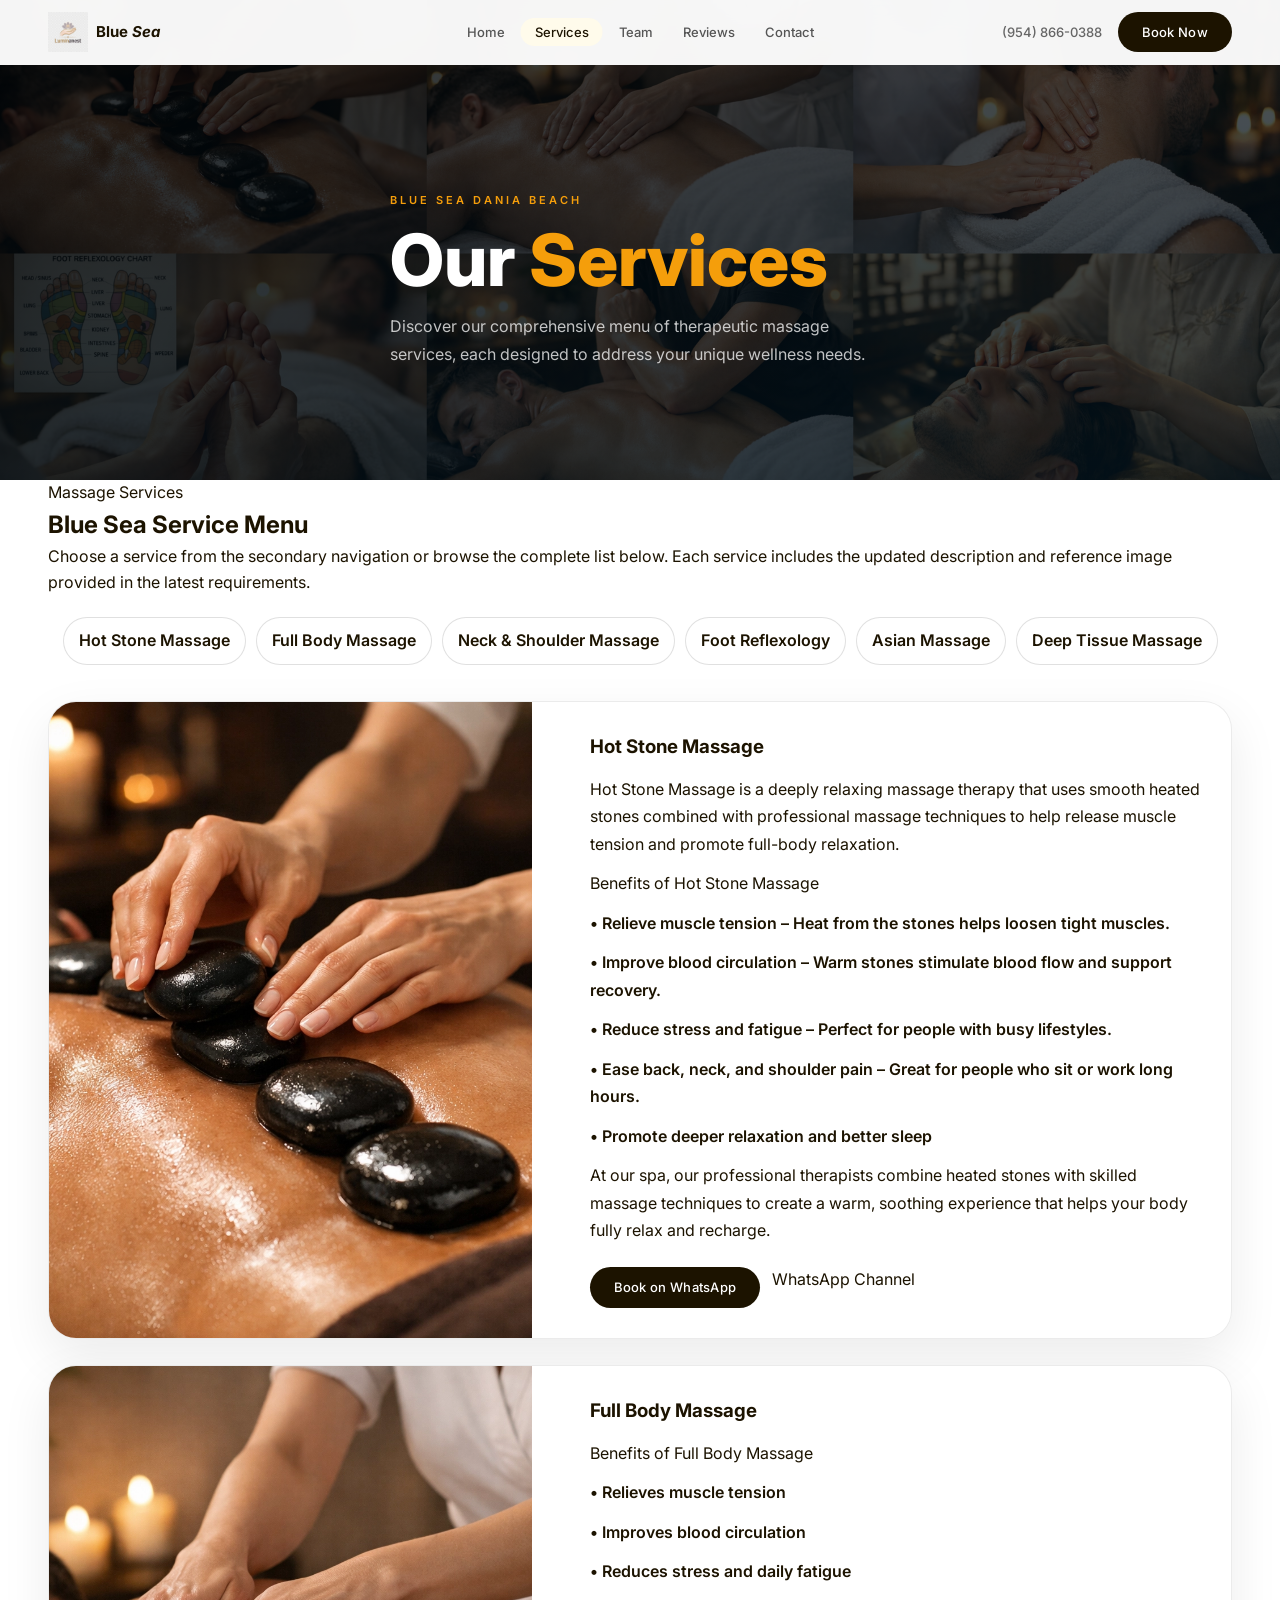
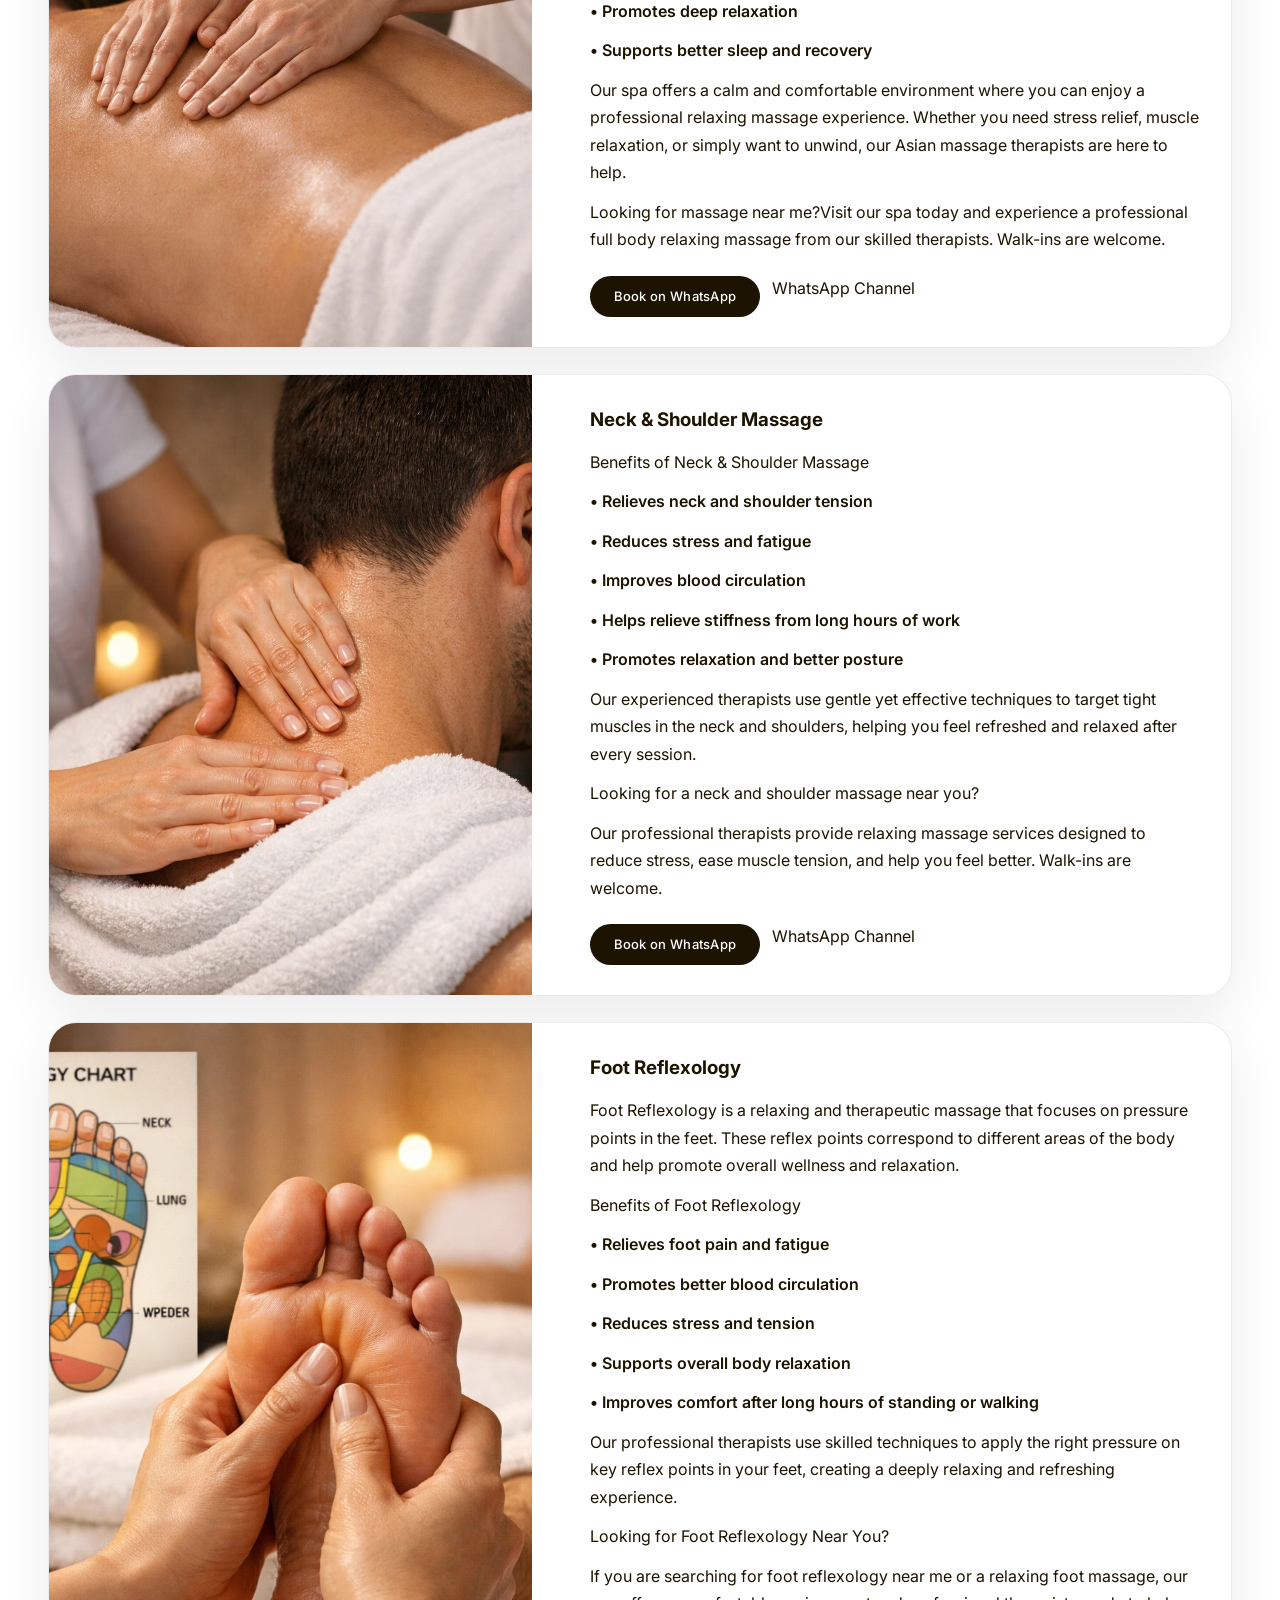
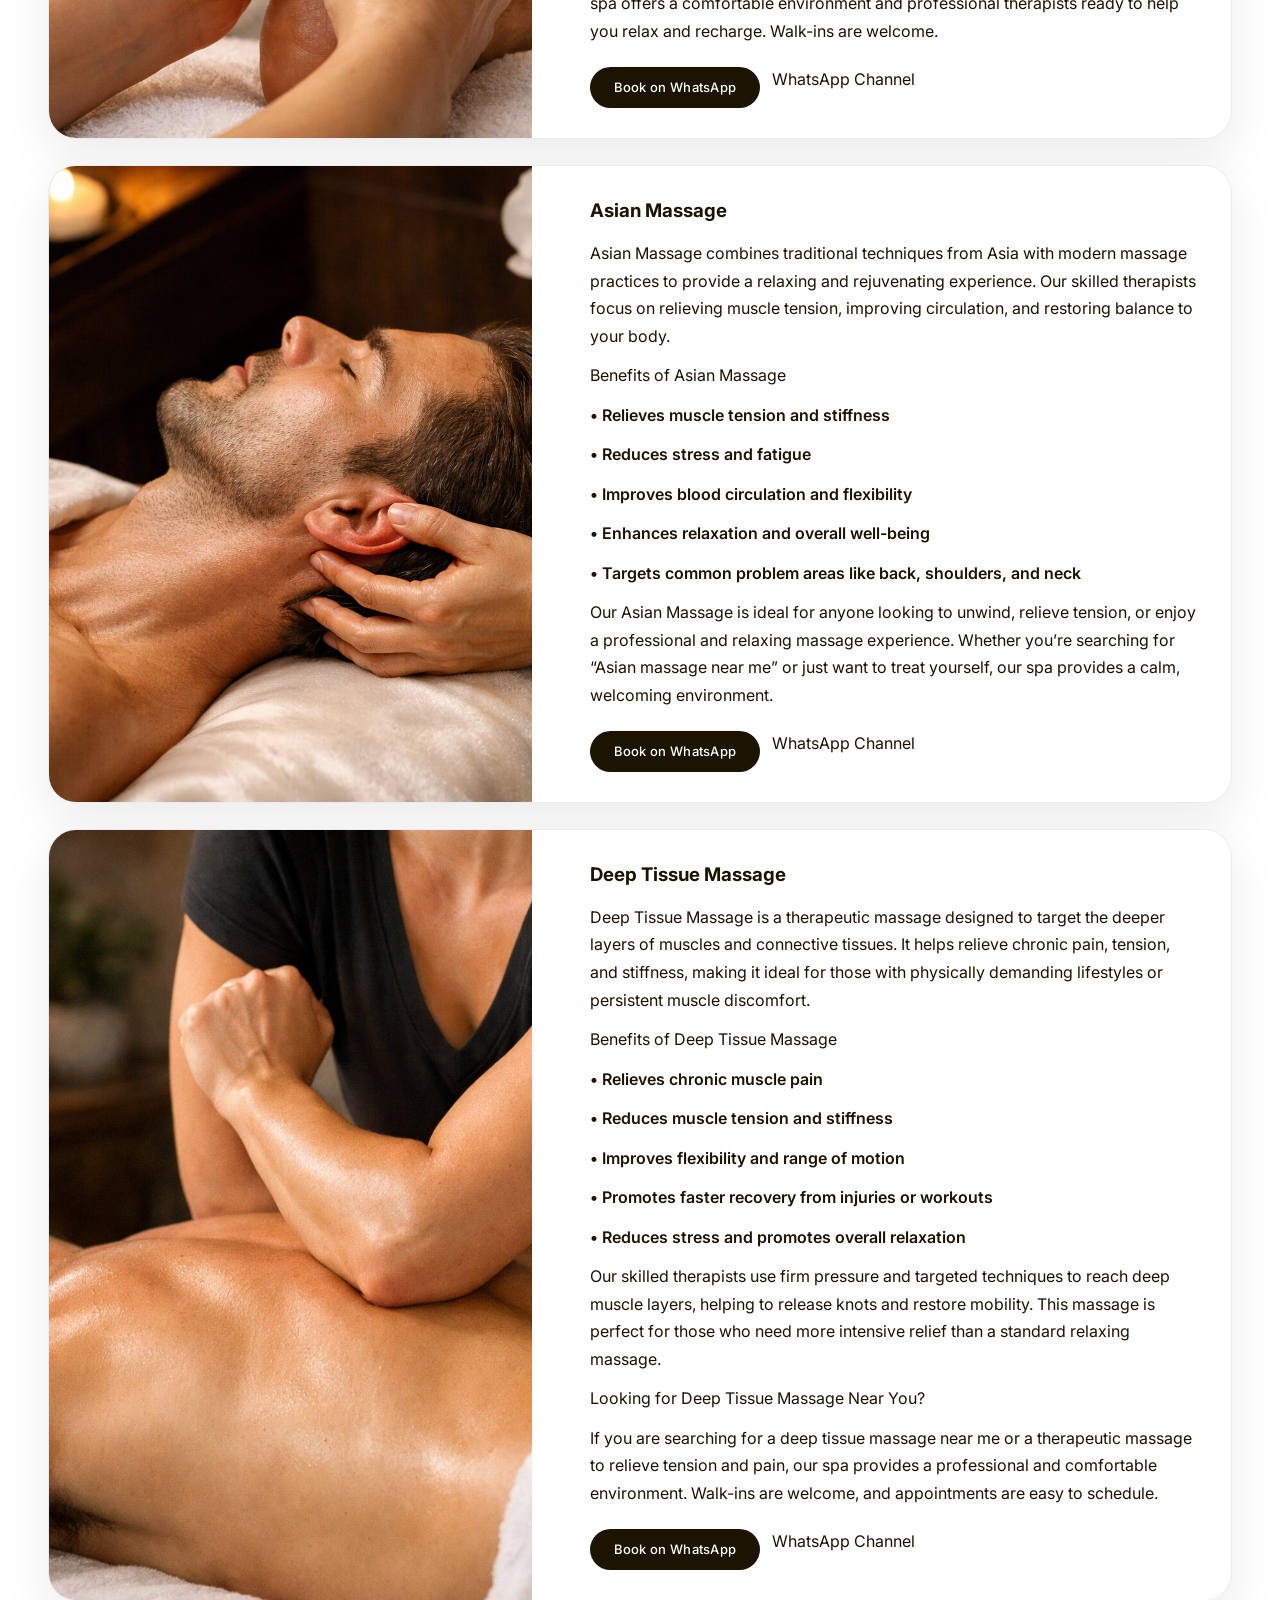
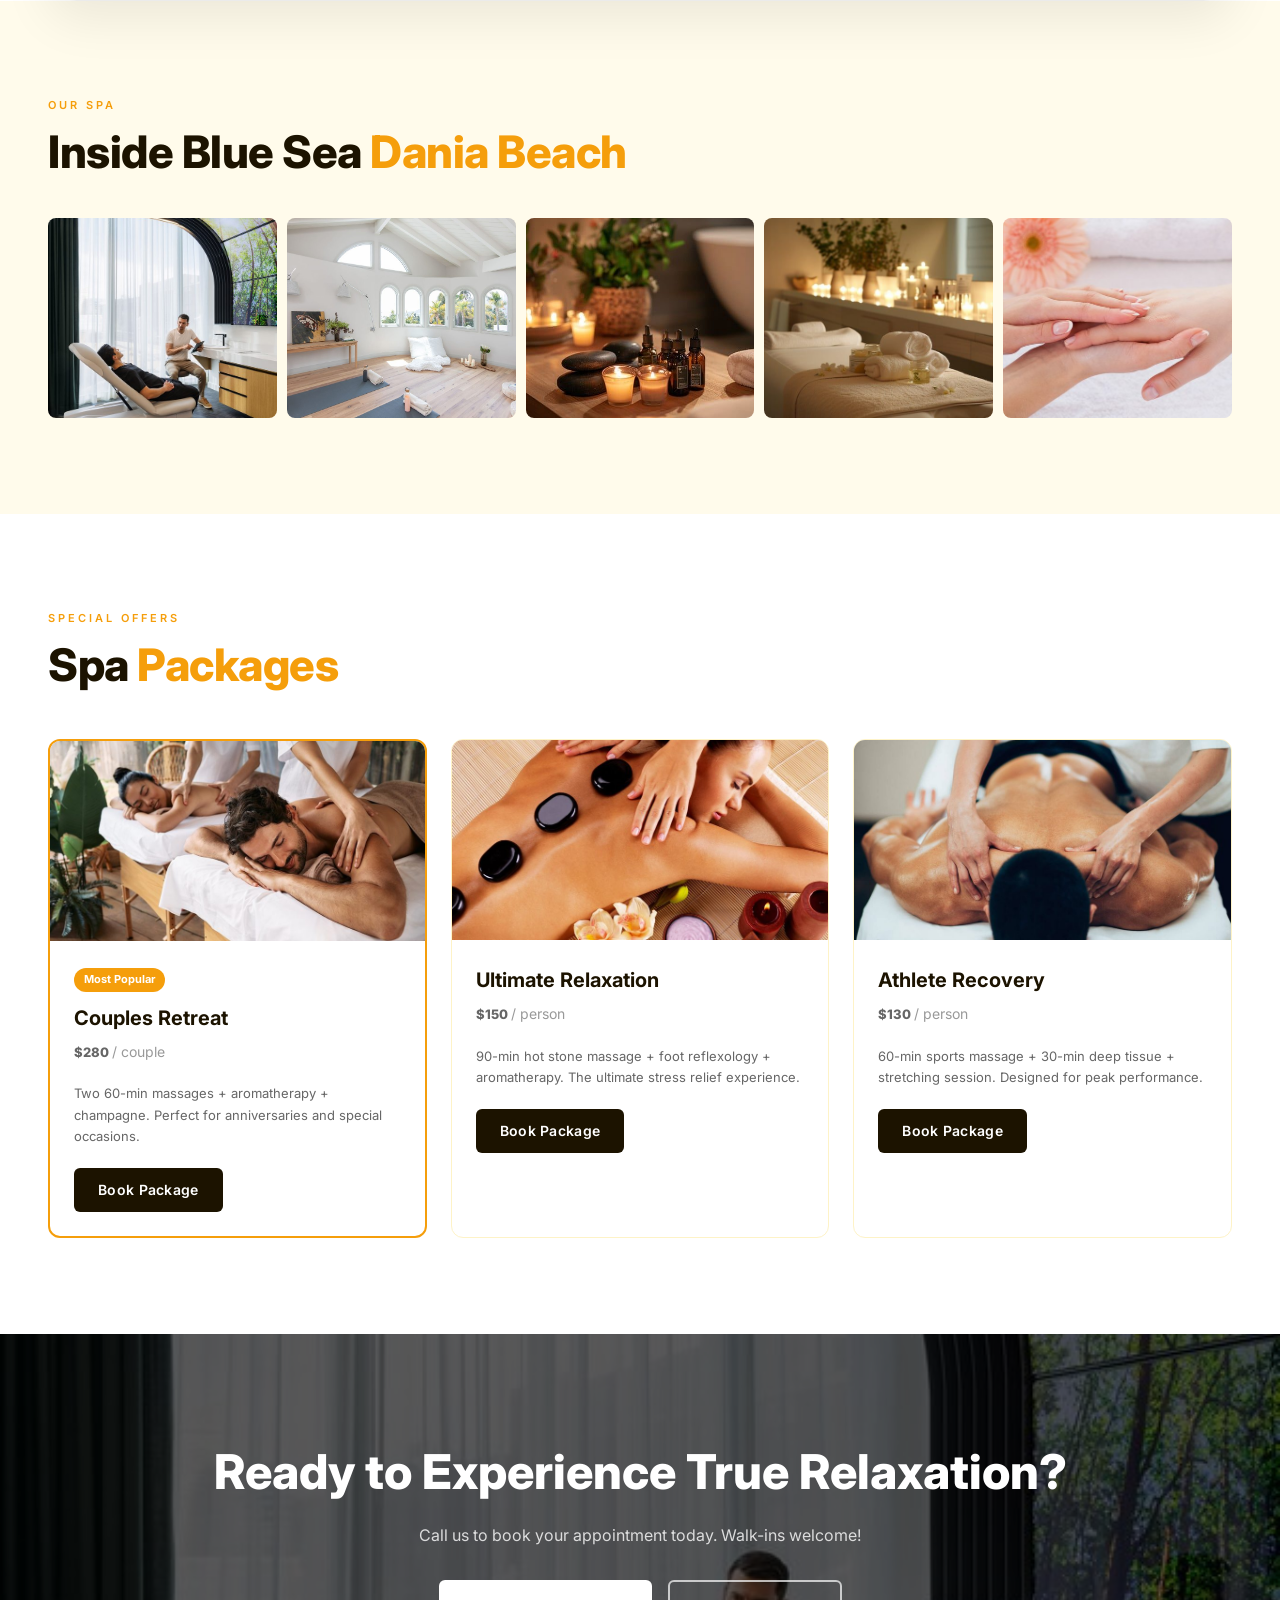
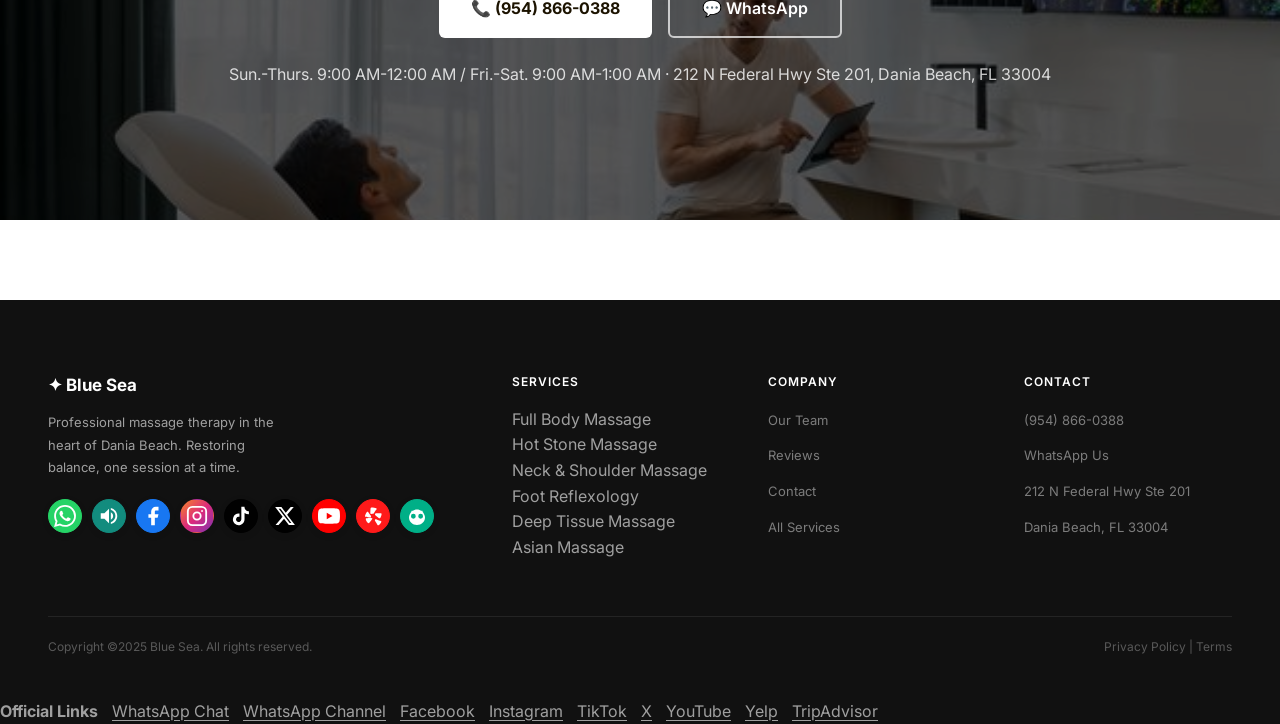
<file: Blue_Ocean_Spa/services.html>
<!DOCTYPE html>

<!DOCTYPE html>

<html lang="en"><head>
<meta charset="utf-8"/>
<link href="images/logo.jpg" rel="icon" type="image/jpeg"/>
<meta content="width=device-width, initial-scale=1.0" name="viewport"/>
<title>Blue Sea - Massage Therapy</title>
<link href="css/styles.css" rel="stylesheet"/></head>
<body>
<div data-v-app="" id="app"><div data-v-d4dc4397="" id="app"><nav class="nav" data-v-d4dc4397=""><div class="container nav__inner" data-v-d4dc4397=""><a class="nav__logo" data-v-d4dc4397="" href="index.html"><img alt="Blue Sea" class="logo-mark" data-v-d4dc4397="" src="images/logo.jpg"/><span class="logo-name" data-v-d4dc4397="">Blue <em>Sea</em></span></a><ul class="nav__links" data-v-d4dc4397=""><li data-v-d4dc4397=""><a class="nav__link" data-v-d4dc4397="" href="index.html">Home</a></li><li class="nav__item--dropdown" data-v-d4dc4397=""><a aria-current="page" class="router-link-active router-link-exact-active nav__link" data-v-d4dc4397="" href="services.html">Services</a><ul aria-label="Services submenu" class="nav__submenu"><li><a href="services.html#hot-stone-massage">Hot Stone Massage</a></li><li><a href="services.html#full-body-massage">Full Body Massage</a></li><li><a href="services.html#neck-shoulder-massage">Neck &amp; Shoulder Massage</a></li><li><a href="services.html#foot-reflexology">Foot Reflexology</a></li><li><a href="services.html#asian-massage">Asian Massage</a></li><li><a href="services.html#deep-tissue-massage">Deep Tissue Massage</a></li></ul></li><li data-v-d4dc4397=""><a class="nav__link" data-scroll-target="team" data-v-d4dc4397="" href="index.html#team">Team</a></li><li data-v-d4dc4397=""><a class="nav__link" data-scroll-target="reviews" data-v-d4dc4397="" href="index.html#reviews">Reviews</a></li><li data-v-d4dc4397=""><a class="nav__link" data-scroll-target="contact" data-v-d4dc4397="" href="index.html#contact">Contact</a></li></ul><div class="nav__right" data-v-d4dc4397=""><a class="nav__phone" data-v-d4dc4397="" href="tel:+19548660388">(954) 866-0388</a><a class="btn-primary" data-v-d4dc4397="" href="https://wa.me/19548660388?text=Hello!%20Thank%20you%20for%20visiting%20our%20SPA%20service%20%F0%9F%98%8A%20What%20would%20you%20like%20to%20know%20about%20our%20massage%20treatments%2C%20pricing%2C%20or%20appointment%20availability%3F" rel="noopener" target="_blank">Book Now</a></div><button class="nav__burger" data-v-d4dc4397=""><span data-v-d4dc4397=""></span><span data-v-d4dc4397=""></span><span data-v-d4dc4397=""></span></button></div><div class="nav__mobile" data-v-d4dc4397=""><a data-v-d4dc4397="" href="index.html">Home</a><a aria-current="page" class="router-link-active router-link-exact-active" data-v-d4dc4397="" href="services.html">Services</a><a class="nav__mobile-subitem" href="services.html#hot-stone-massage">— Hot Stone Massage</a><a class="nav__mobile-subitem" href="services.html#full-body-massage">— Full Body Massage</a><a class="nav__mobile-subitem" href="services.html#neck-shoulder-massage">— Neck &amp; Shoulder Massage</a><a class="nav__mobile-subitem" href="services.html#foot-reflexology">— Foot Reflexology</a><a class="nav__mobile-subitem" href="services.html#asian-massage">— Asian Massage</a><a class="nav__mobile-subitem" href="services.html#deep-tissue-massage">— Deep Tissue Massage</a><a data-scroll-target="team" data-v-d4dc4397="" href="index.html#team">Team</a><a data-scroll-target="reviews" data-v-d4dc4397="" href="index.html#reviews">Reviews</a><a data-scroll-target="contact" data-v-d4dc4397="" href="index.html#contact">Contact</a><a class="btn-accent" data-v-d4dc4397="" href="https://wa.me/19548660388?text=Hello!%20Thank%20you%20for%20visiting%20our%20SPA%20service%20%F0%9F%98%8A%20What%20would%20you%20like%20to%20know%20about%20our%20massage%20treatments%2C%20pricing%2C%20or%20appointment%20availability%3F" rel="noopener" style="margin-top: 8px; text-align: center; justify-content: center;" target="_blank">Book Now</a></div></nav><main data-v-1a2e87e3="" data-v-d4dc4397=""><section class="page-hero" data-v-1a2e87e3=""><div class="page-hero__bg" data-v-1a2e87e3=""><img alt="Banner made from blue ocean navigation image folder" class="updated-word-banner blue-ocean-nav-folder-banner" data-source-folder="blue ocean导航配图" data-v-1a2e87e3="" src="images/banner-updated/blue-ocean-nav-folder-banner.png"/><div class="page-hero__overlay" data-v-1a2e87e3=""></div></div><div class="container page-hero__content" data-v-1a2e87e3=""><p class="page-hero__eyebrow" data-v-1a2e87e3="">BLUE SEA DANIA BEACH</p><h1 class="page-hero__title" data-v-1a2e87e3="">Our <span class="accent" data-v-1a2e87e3="">Services</span></h1><p class="page-hero__sub" data-v-1a2e87e3="">Discover our comprehensive menu of therapeutic massage services, each designed to address your unique wellness needs.</p></div></section><section class="services-full section updated-services-section" id="services"><div class="container"><div class="section__header"><span class="eyebrow">Massage Services</span><h2>Blue Sea Service Menu</h2><p>Choose a service from the secondary navigation or browse the complete list below. Each service includes the updated description and reference image provided in the latest requirements.</p></div><div class="service-quick-nav"><a href="#hot-stone-massage">Hot Stone Massage</a><a href="#full-body-massage">Full Body Massage</a><a href="#neck-shoulder-massage">Neck &amp; Shoulder Massage</a><a href="#foot-reflexology">Foot Reflexology</a><a href="#asian-massage">Asian Massage</a><a href="#deep-tissue-massage">Deep Tissue Massage</a></div><div class="service-detail-list"><article class="service-detail-card" id="hot-stone-massage"><div class="service-detail-card__image"><img alt="Hot Stone Massage" data-source-folder="blue ocean导航配图" src="images/service-updated/hot-stone-massage.png"/></div><div class="service-detail-card__body"><h3>Hot Stone Massage</h3><p>Hot Stone Massage is a deeply relaxing massage therapy that uses smooth heated stones combined with professional massage techniques to help release muscle tension and promote full-body relaxation.</p><p>Benefits of Hot Stone Massage</p><p class="service-benefit">• Relieve muscle tension – Heat from the stones helps loosen tight muscles.</p><p class="service-benefit">• Improve blood circulation – Warm stones stimulate blood flow and support recovery.</p><p class="service-benefit">• Reduce stress and fatigue – Perfect for people with busy lifestyles.</p><p class="service-benefit">• Ease back, neck, and shoulder pain – Great for people who sit or work long hours.</p><p class="service-benefit">• Promote deeper relaxation and better sleep</p><p>At our spa, our professional therapists combine heated stones with skilled massage techniques to create a warm, soothing experience that helps your body fully relax and recharge.</p><div class="service-actions"><a class="btn-primary" href="https://wa.me/19548660388?text=Hello!%20Thank%20you%20for%20visiting%20our%20SPA%20service%20%F0%9F%98%8A%20What%20would%20you%20like%20to%20know%20about%20our%20massage%20treatments%2C%20pricing%2C%20or%20appointment%20availability%3F" rel="noopener" target="_blank">Book on WhatsApp</a><a class="btn-secondary" href="https://whatsapp.com/channel/0029Vb7eLOF2phHGDai0Yn0w" rel="noopener" target="_blank">WhatsApp Channel</a></div></div></article><article class="service-detail-card" id="full-body-massage"><div class="service-detail-card__image"><img alt="Full Body Massage" data-source-folder="blue ocean导航配图" src="images/service-updated/full-body-massage.png"/></div><div class="service-detail-card__body"><h3>Full Body Massage</h3><p>Benefits of Full Body Massage</p><p class="service-benefit">• Relieves muscle tension</p><p class="service-benefit">• Improves blood circulation</p><p class="service-benefit">• Reduces stress and daily fatigue</p><p class="service-benefit">• Promotes deep relaxation</p><p class="service-benefit">• Supports better sleep and recovery</p><p>Our spa offers a calm and comfortable environment where you can enjoy a professional relaxing massage experience. Whether you need stress relief, muscle relaxation, or simply want to unwind, our Asian massage therapists are here to help.</p><p>Looking for massage near me?Visit our spa today and experience a professional full body relaxing massage from our skilled therapists. Walk-ins are welcome.</p><div class="service-actions"><a class="btn-primary" href="https://wa.me/19548660388?text=Hello!%20Thank%20you%20for%20visiting%20our%20SPA%20service%20%F0%9F%98%8A%20What%20would%20you%20like%20to%20know%20about%20our%20massage%20treatments%2C%20pricing%2C%20or%20appointment%20availability%3F" rel="noopener" target="_blank">Book on WhatsApp</a><a class="btn-secondary" href="https://whatsapp.com/channel/0029Vb7eLOF2phHGDai0Yn0w" rel="noopener" target="_blank">WhatsApp Channel</a></div></div></article><article class="service-detail-card" id="neck-shoulder-massage"><div class="service-detail-card__image"><img alt="Neck &amp; Shoulder Massage" data-source-folder="blue ocean导航配图" src="images/service-updated/neck-shoulder-massage.png"/></div><div class="service-detail-card__body"><h3>Neck &amp; Shoulder Massage</h3><p>Benefits of Neck &amp; Shoulder Massage</p><p class="service-benefit">• Relieves neck and shoulder tension</p><p class="service-benefit">• Reduces stress and fatigue</p><p class="service-benefit">• Improves blood circulation</p><p class="service-benefit">• Helps relieve stiffness from long hours of work</p><p class="service-benefit">• Promotes relaxation and better posture</p><p>Our experienced therapists use gentle yet effective techniques to target tight muscles in the neck and shoulders, helping you feel refreshed and relaxed after every session.</p><p>Looking for a neck and shoulder massage near you?</p><p>Our professional therapists provide relaxing massage services designed to reduce stress, ease muscle tension, and help you feel better. Walk-ins are welcome.</p><div class="service-actions"><a class="btn-primary" href="https://wa.me/19548660388?text=Hello!%20Thank%20you%20for%20visiting%20our%20SPA%20service%20%F0%9F%98%8A%20What%20would%20you%20like%20to%20know%20about%20our%20massage%20treatments%2C%20pricing%2C%20or%20appointment%20availability%3F" rel="noopener" target="_blank">Book on WhatsApp</a><a class="btn-secondary" href="https://whatsapp.com/channel/0029Vb7eLOF2phHGDai0Yn0w" rel="noopener" target="_blank">WhatsApp Channel</a></div></div></article><article class="service-detail-card" id="foot-reflexology"><div class="service-detail-card__image"><img alt="Foot Reflexology" data-source-folder="blue ocean导航配图" src="images/service-updated/foot-reflexology.png"/></div><div class="service-detail-card__body"><h3>Foot Reflexology</h3><p>Foot Reflexology is a relaxing and therapeutic massage that focuses on pressure points in the feet. These reflex points correspond to different areas of the body and help promote overall wellness and relaxation.</p><p>Benefits of Foot Reflexology</p><p class="service-benefit">• Relieves foot pain and fatigue</p><p class="service-benefit">• Promotes better blood circulation</p><p class="service-benefit">• Reduces stress and tension</p><p class="service-benefit">• Supports overall body relaxation</p><p class="service-benefit">• Improves comfort after long hours of standing or walking</p><p>Our professional therapists use skilled techniques to apply the right pressure on key reflex points in your feet, creating a deeply relaxing and refreshing experience.</p><p>Looking for Foot Reflexology Near You?</p><p>If you are searching for foot reflexology near me or a relaxing foot massage, our spa offers a comfortable environment and professional therapists ready to help you relax and recharge. Walk-ins are welcome.</p><div class="service-actions"><a class="btn-primary" href="https://wa.me/19548660388?text=Hello!%20Thank%20you%20for%20visiting%20our%20SPA%20service%20%F0%9F%98%8A%20What%20would%20you%20like%20to%20know%20about%20our%20massage%20treatments%2C%20pricing%2C%20or%20appointment%20availability%3F" rel="noopener" target="_blank">Book on WhatsApp</a><a class="btn-secondary" href="https://whatsapp.com/channel/0029Vb7eLOF2phHGDai0Yn0w" rel="noopener" target="_blank">WhatsApp Channel</a></div></div></article><article class="service-detail-card" id="asian-massage"><div class="service-detail-card__image"><img alt="Asian Massage" data-source-folder="blue ocean导航配图" src="images/service-updated/asian-massage.png"/></div><div class="service-detail-card__body"><h3>Asian Massage</h3><p>Asian Massage combines traditional techniques from Asia with modern massage practices to provide a relaxing and rejuvenating experience. Our skilled therapists focus on relieving muscle tension, improving circulation, and restoring balance to your body.</p><p>Benefits of Asian Massage</p><p class="service-benefit">• Relieves muscle tension and stiffness</p><p class="service-benefit">• Reduces stress and fatigue</p><p class="service-benefit">• Improves blood circulation and flexibility</p><p class="service-benefit">• Enhances relaxation and overall well-being</p><p class="service-benefit">• Targets common problem areas like back, shoulders, and neck</p><p>Our Asian Massage is ideal for anyone looking to unwind, relieve tension, or enjoy a professional and relaxing massage experience. Whether you’re searching for “Asian massage near me” or just want to treat yourself, our spa provides a calm, welcoming environment.</p><div class="service-actions"><a class="btn-primary" href="https://wa.me/19548660388?text=Hello!%20Thank%20you%20for%20visiting%20our%20SPA%20service%20%F0%9F%98%8A%20What%20would%20you%20like%20to%20know%20about%20our%20massage%20treatments%2C%20pricing%2C%20or%20appointment%20availability%3F" rel="noopener" target="_blank">Book on WhatsApp</a><a class="btn-secondary" href="https://whatsapp.com/channel/0029Vb7eLOF2phHGDai0Yn0w" rel="noopener" target="_blank">WhatsApp Channel</a></div></div></article><article class="service-detail-card" id="deep-tissue-massage"><div class="service-detail-card__image"><img alt="Deep Tissue Massage" data-source-folder="blue ocean导航配图" src="images/service-updated/deep-tissue-massage.png"/></div><div class="service-detail-card__body"><h3>Deep Tissue Massage</h3><p>Deep Tissue Massage is a therapeutic massage designed to target the deeper layers of muscles and connective tissues. It helps relieve chronic pain, tension, and stiffness, making it ideal for those with physically demanding lifestyles or persistent muscle discomfort.</p><p>Benefits of Deep Tissue Massage</p><p class="service-benefit">• Relieves chronic muscle pain</p><p class="service-benefit">• Reduces muscle tension and stiffness</p><p class="service-benefit">• Improves flexibility and range of motion</p><p class="service-benefit">• Promotes faster recovery from injuries or workouts</p><p class="service-benefit">• Reduces stress and promotes overall relaxation</p><p>Our skilled therapists use firm pressure and targeted techniques to reach deep muscle layers, helping to release knots and restore mobility. This massage is perfect for those who need more intensive relief than a standard relaxing massage.</p><p>Looking for Deep Tissue Massage Near You?</p><p>If you are searching for a deep tissue massage near me or a therapeutic massage to relieve tension and pain, our spa provides a professional and comfortable environment. Walk-ins are welcome, and appointments are easy to schedule.</p><div class="service-actions"><a class="btn-primary" href="https://wa.me/19548660388?text=Hello!%20Thank%20you%20for%20visiting%20our%20SPA%20service%20%F0%9F%98%8A%20What%20would%20you%20like%20to%20know%20about%20our%20massage%20treatments%2C%20pricing%2C%20or%20appointment%20availability%3F" rel="noopener" target="_blank">Book on WhatsApp</a><a class="btn-secondary" href="https://whatsapp.com/channel/0029Vb7eLOF2phHGDai0Yn0w" rel="noopener" target="_blank">WhatsApp Channel</a></div></div></article></div></div></section><section class="gallery-strip-sec section section--gray" data-v-1a2e87e3=""><div class="container" data-v-1a2e87e3=""><p class="section-eyebrow" data-v-1a2e87e3="">OUR SPA</p><h2 class="section-title" data-v-1a2e87e3="">Inside Blue Sea <span class="accent" data-v-1a2e87e3="">Dania Beach</span></h2><div class="gallery-row" data-v-1a2e87e3=""><div class="gallery-row__item" data-v-1a2e87e3=""><img alt="Treatment Room" data-v-1a2e87e3="" loading="lazy" src="images/spa-treatment.jpg"/></div><div class="gallery-row__item" data-v-1a2e87e3=""><img alt="Wellness Room" data-v-1a2e87e3="" loading="lazy" src="images/spa-wellness-room.jpg"/></div><div class="gallery-row__item" data-v-1a2e87e3=""><img alt="Spa Candles" data-v-1a2e87e3="" loading="lazy" src="images/spa-candles.jpg"/></div><div class="gallery-row__item" data-v-1a2e87e3=""><img alt="Spa Ambiance" data-v-1a2e87e3="" loading="lazy" src="images/spa-ambiance.jpg"/></div><div class="gallery-row__item" data-v-1a2e87e3=""><img alt="Professional Massage" data-v-1a2e87e3="" loading="lazy" src="images/hands-massage.jpg"/></div></div></div></section><section class="packages section" data-v-1a2e87e3=""><div class="container" data-v-1a2e87e3=""><p class="section-eyebrow" data-v-1a2e87e3="">SPECIAL OFFERS</p><h2 class="section-title" data-v-1a2e87e3="">Spa <span class="accent" data-v-1a2e87e3="">Packages</span></h2><div class="packages-grid" data-v-1a2e87e3=""><div class="pkg-card pkg-card--featured" data-v-1a2e87e3=""><div class="pkg-card__img" data-v-1a2e87e3=""><img alt="Couples Package" data-v-1a2e87e3="" loading="lazy" src="images/service-couples.jpg"/></div><div class="pkg-card__body" data-v-1a2e87e3=""><span class="pkg-badge" data-v-1a2e87e3="">Most Popular</span><h3 data-v-1a2e87e3="">Couples Retreat</h3><p class="pkg-price" data-v-1a2e87e3="">$280 <small data-v-1a2e87e3="">/ couple</small></p><p data-v-1a2e87e3="">Two 60-min massages + aromatherapy + champagne. Perfect for anniversaries and special occasions.</p><a class="btn-primary" data-v-1a2e87e3="" href="https://wa.me/19548660388?text=Hello!%20Thank%20you%20for%20visiting%20our%20SPA%20service%20%F0%9F%98%8A%20What%20would%20you%20like%20to%20know%20about%20our%20massage%20treatments%2C%20pricing%2C%20or%20appointment%20availability%3F" rel="noopener" target="_blank">Book Package</a></div></div><div class="pkg-card" data-v-1a2e87e3=""><div class="pkg-card__img" data-v-1a2e87e3=""><img alt="Relaxation Package" data-v-1a2e87e3="" loading="lazy" src="images/service-hot-stone.jpg"/></div><div class="pkg-card__body" data-v-1a2e87e3=""><h3 data-v-1a2e87e3="">Ultimate Relaxation</h3><p class="pkg-price" data-v-1a2e87e3="">$150 <small data-v-1a2e87e3="">/ person</small></p><p data-v-1a2e87e3="">90-min hot stone massage + foot reflexology + aromatherapy. The ultimate stress relief experience.</p><a class="btn-primary" data-v-1a2e87e3="" href="https://wa.me/19548660388?text=Hello!%20Thank%20you%20for%20visiting%20our%20SPA%20service%20%F0%9F%98%8A%20What%20would%20you%20like%20to%20know%20about%20our%20massage%20treatments%2C%20pricing%2C%20or%20appointment%20availability%3F" rel="noopener" target="_blank">Book Package</a></div></div><div class="pkg-card" data-v-1a2e87e3=""><div class="pkg-card__img" data-v-1a2e87e3=""><img alt="Sports Package" data-v-1a2e87e3="" loading="lazy" src="images/service-sports.jpg"/></div><div class="pkg-card__body" data-v-1a2e87e3=""><h3 data-v-1a2e87e3="">Athlete Recovery</h3><p class="pkg-price" data-v-1a2e87e3="">$130 <small data-v-1a2e87e3="">/ person</small></p><p data-v-1a2e87e3="">60-min sports massage + 30-min deep tissue + stretching session. Designed for peak performance.</p><a class="btn-primary" data-v-1a2e87e3="" href="https://wa.me/19548660388?text=Hello!%20Thank%20you%20for%20visiting%20our%20SPA%20service%20%F0%9F%98%8A%20What%20would%20you%20like%20to%20know%20about%20our%20massage%20treatments%2C%20pricing%2C%20or%20appointment%20availability%3F" rel="noopener" target="_blank">Book Package</a></div></div></div></div></section><section class="booking-cta" data-v-1a2e87e3=""><div class="booking-cta__bg" data-v-1a2e87e3=""><img alt="Book Now" data-v-1a2e87e3="" src="images/spa-treatment.jpg"/><div class="booking-cta__overlay" data-v-1a2e87e3=""></div></div><div class="container booking-cta__content" data-v-1a2e87e3=""><h2 data-v-1a2e87e3="">Ready to Experience True Relaxation?</h2><p data-v-1a2e87e3="">Call us to book your appointment today. Walk-ins welcome!</p><div class="booking-cta__btns" data-v-1a2e87e3=""><a class="btn-white-lg" data-v-1a2e87e3="" href="https://wa.me/19548660388?text=Hello!%20Thank%20you%20for%20visiting%20our%20SPA%20service%20%F0%9F%98%8A%20What%20would%20you%20like%20to%20know%20about%20our%20massage%20treatments%2C%20pricing%2C%20or%20appointment%20availability%3F" rel="noopener" target="_blank">📞 (954) 866-0388</a><a class="btn-outline-white-lg" data-v-1a2e87e3="" href="https://wa.me/19548660388?text=Hello!%20Thank%20you%20for%20visiting%20our%20SPA%20service%20%F0%9F%98%8A%20What%20would%20you%20like%20to%20know%20about%20our%20massage%20treatments%2C%20pricing%2C%20or%20appointment%20availability%3F" rel="noopener" target="_blank">💬 WhatsApp</a></div><p class="booking-cta__hours" data-v-1a2e87e3="">Sun.-Thurs. 9:00 AM-12:00 AM / Fri.-Sat. 9:00 AM-1:00 AM · 212 N Federal Hwy Ste 201, Dania Beach, FL 33004</p></div></section></main><footer class="footer" data-v-d4dc4397=""><div class="container" data-v-d4dc4397=""><div class="footer__grid" data-v-d4dc4397=""><div class="footer__brand" data-v-d4dc4397=""><div class="footer__logo" data-v-d4dc4397="">✦ Blue Sea</div><p data-v-d4dc4397="">Professional massage therapy in the heart of Dania Beach. Restoring balance, one session at a time.</p><div class="footer__social" data-v-d4dc4397=""><a data-v-d4dc4397="" href="https://wa.me/19548660388?text=Hello!%20Thank%20you%20for%20visiting%20our%20SPA%20service%20%F0%9F%98%8A%20What%20would%20you%20like%20to%20know%20about%20our%20massage%20treatments%2C%20pricing%2C%20or%20appointment%20availability%3F" rel="noopener" target="_blank" title="WhatsApp"><svg data-v-d4dc4397="" fill="currentColor" height="16" viewBox="0 0 24 24" width="16"><path d="M17.472 14.382c-.297-.149-1.758-.867-2.03-.967-.273-.099-.471-.148-.67.15-.197.297-.767.966-.94 1.164-.173.199-.347.223-.644.075-.297-.15-1.255-.463-2.39-1.475-.883-.788-1.48-1.761-1.653-2.059-.173-.297-.018-.458.13-.606.134-.133.298-.347.446-.52.149-.174.198-.298.298-.497.099-.198.05-.371-.025-.52-.075-.149-.669-1.612-.916-2.207-.242-.579-.487-.5-.669-.51-.173-.008-.371-.01-.57-.01-.198 0-.52.074-.792.372-.272.297-1.04 1.016-1.04 2.479 0 1.462 1.065 2.875 1.213 3.074.149.198 2.096 3.2 5.077 4.487.709.306 1.262.489 1.694.625.712.227 1.36.195 1.871.118.571-.085 1.758-.719 2.006-1.413.248-.694.248-1.289.173-1.413-.074-.124-.272-.198-.57-.347m-5.421 7.403h-.004a9.87 9.87 0 01-5.031-1.378l-.361-.214-3.741.982.998-3.648-.235-.374a9.86 9.86 0 01-1.51-5.26c.001-5.45 4.436-9.884 9.888-9.884 2.64 0 5.122 1.03 6.988 2.898a9.825 9.825 0 012.893 6.994c-.003 5.45-4.437 9.884-9.885 9.884m8.413-18.297A11.815 11.815 0 0012.05 0C5.495 0 .16 5.335.157 11.892c0 2.096.547 4.142 1.588 5.945L.057 24l6.305-1.654a11.882 11.882 0 005.683 1.448h.005c6.554 0 11.89-5.335 11.893-11.893a11.821 11.821 0 00-3.48-8.413z"/></svg></a><a data-v-d4dc4397="" href="https://whatsapp.com/channel/0029Vb7eLOF2phHGDai0Yn0w" rel="noopener" target="_blank" title="WhatsApp Channel"><svg aria-hidden="true" data-v-d4dc4397="" fill="currentColor" viewBox="0 0 24 24"><path d="M3 9v6h4l5 5V4L7 9H3zm13.5 3c0-1.77-1.02-3.29-2.5-4.03v8.05c1.48-.73 2.5-2.25 2.5-4.02zM14 3.23v2.06c2.89.86 5 3.54 5 6.71s-2.11 5.85-5 6.71v2.06c4.01-.91 7-4.49 7-8.77s-2.99-7.86-7-8.77z"/></svg></a><a data-v-d4dc4397="" href="https://www.facebook.com/blueoceanspadaniabeach/" rel="noopener" target="_blank" title="Facebook"><svg data-v-d4dc4397="" fill="currentColor" height="16" viewBox="0 0 24 24" width="16"><path d="M18 2h-3a5 5 0 00-5 5v3H7v4h3v8h4v-8h3l1-4h-4V7a1 1 0 011-1h3z"/></svg></a><a data-v-d4dc4397="" href="https://www.instagram.com/blueoceanspas/" rel="noopener" target="_blank" title="Instagram"><svg aria-hidden="true" data-v-d4dc4397="" fill="none" stroke="currentColor" stroke-linecap="round" stroke-linejoin="round" stroke-width="2" viewBox="0 0 24 24"><rect height="20" rx="5" ry="5" width="20" x="2" y="2"/><circle cx="12" cy="12" r="4"/><circle cx="17.5" cy="6.5" fill="currentColor" r="1" stroke="none"/></svg></a><a data-v-d4dc4397="" href="https://www.tiktok.com/@blue.ocean973" rel="noopener" target="_blank" title="TikTok"><svg data-v-d4dc4397="" fill="currentColor" height="16" viewBox="0 0 24 24" width="16"><path d="M19.59 6.69a4.83 4.83 0 01-3.77-4.25V2h-3.45v13.67a2.89 2.89 0 01-5.2 1.74 2.89 2.89 0 012.31-4.64 2.93 2.93 0 01.88.13V9.4a6.84 6.84 0 00-1-.05A6.33 6.33 0 005 20.1a6.34 6.34 0 0010.86-4.43v-7a8.16 8.16 0 004.77 1.52v-3.4a4.85 4.85 0 01-1-.1z"/></svg></a><a data-v-d4dc4397="" href="https://x.com/Blue_Ocean_Spa" rel="noopener" target="_blank" title="X"><svg data-v-d4dc4397="" fill="currentColor" height="16" viewBox="0 0 24 24" width="16"><path d="M18.244 2.25h3.308l-7.227 8.26 8.502 11.24H16.17l-5.214-6.817L4.99 21.75H1.68l7.73-8.835L1.254 2.25H8.08l4.713 6.231zm-1.161 17.52h1.833L7.084 4.126H5.117z"/></svg></a><a data-v-d4dc4397="" href="https://www.youtube.com/@BlueOceanSpa-l6f" rel="noopener" target="_blank" title="YouTube"><svg data-v-d4dc4397="" fill="currentColor" height="16" viewBox="0 0 24 24" width="16"><path d="M23.498 6.186a3.016 3.016 0 00-2.122-2.136C19.505 3.545 12 3.545 12 3.545s-7.505 0-9.377.505A3.017 3.017 0 00.502 6.186C0 8.07 0 12 0 12s0 3.93.502 5.814a3.016 3.016 0 002.122 2.136c1.871.505 9.376.505 9.376.505s7.505 0 9.377-.505a3.015 3.015 0 002.122-2.136C24 15.93 24 12 24 12s0-3.93-.502-5.814zM9.545 15.568V8.432L15.818 12l-6.273 3.568z"/></svg></a><a data-v-d4dc4397="" href="https://www.yelp.com/biz/blue-ocean-spa-dania-beach-2" rel="noopener" target="_blank" title="Yelp"><svg data-v-d4dc4397="" fill="currentColor" height="16" viewBox="0 0 24 24" width="16"><path d="M21.111 18.226c-.141.969-2.119 3.483-3.029 3.847-.311.124-.611.094-.85-.09-.154-.12-.314-.365-2.447-3.827l-.633-1.032c-.244-.37-.199-.857.104-1.207.297-.341.762-.47 1.182-.326l1.17.399c3.698 1.261 3.929 1.388 4.076 1.513.283.237.375.583.427.723zm-9.896-3.424c-.193-.437-.635-.71-1.109-.685l-1.22.064c-3.916.213-4.169.267-4.352.375-.31.183-.454.516-.424.861.08.975 1.752 3.775 2.567 4.293.276.175.593.208.876.088.189-.079.38-.26 2.857-3.478l.768-1.018c.234-.31.23-.762-.003-1.1zm10.147-4.908c-.047-.352-.268-.654-.591-.8-.215-.097-.467-.124-4.293-.001l-1.224.038c-.474.015-.888.313-1.052.754-.159.432-.026.913.333 1.208l.951.778c3.005 2.461 3.225 2.602 3.427 2.666.34.107.7-.003.958-.286.711-.784 1.641-3.852 1.491-4.357zm-11.63 3.238c.282-.404.282-.943-.001-1.348L8.97 10.87C6.786 7.801 6.596 7.587 6.396 7.47c-.314-.18-.694-.165-.993.047-.818.574-2.146 3.52-2.098 4.538.016.354.176.666.449.873.185.138.406.204 3.967.588l1.218.131c.474.051.924-.175 1.193-.557zm1.749-3.573c.449.147.942-.011 1.227-.395l.756-1.022c2.367-3.198 2.494-3.441 2.538-3.657.073-.354-.077-.716-.393-.94C14.29 3.032 11.209 2.5 10.25 2.677c-.342.062-.625.272-.774.573-.1.2-.148.436-.369 4.287l-.068 1.221c-.026.476.221.926.642 1.141z"/></svg></a><a data-v-d4dc4397="" href="https://cn.tripadvisor.com/Attraction_Review-g34168-d34312627-Reviews-Blue_Ocean_Spa-Dania_Beach_Broward_County_Florida.html" rel="noopener" target="_blank" title="TripAdvisor"><svg aria-hidden="true" fill="currentColor" viewBox="0 0 24 24"><path d="M7 6.2 8.5 9 6 8.6z"/><path d="M17 6.2 15.5 9 18 8.6z"/><path clip-rule="evenodd" d="M12 21C7.58 21 4 17.65 4 13.5c0-.85.18-1.65.52-2.38C5.58 7.85 8.55 5.5 12 5.5c3.45 0 6.42 2.35 7.48 5.62.34.73.52 1.53.52 2.38C20 17.65 16.42 21 12 21zm-3.65-6.35a2.4 2.4 0 1 0 0-4.8 2.4 2.4 0 0 0 0 4.8zm7.3 0a2.4 2.4 0 1 0 0-4.8 2.4 2.4 0 0 0 0 4.8z" fill-rule="evenodd"/><path d="M12 14.5 10.5 16.2h3z"/></svg></a></div></div><div class="footer__col" data-v-d4dc4397=""><h4 data-v-d4dc4397="">Services</h4><ul data-v-d4dc4397=""><li><a href="services.html#full-body-massage">Full Body Massage</a></li><li><a href="services.html#hot-stone-massage">Hot Stone Massage</a></li><li><a href="services.html#neck-shoulder-massage">Neck &amp; Shoulder Massage</a></li><li><a href="services.html#foot-reflexology">Foot Reflexology</a></li><li><a href="services.html#deep-tissue-massage">Deep Tissue Massage</a></li><li><a href="services.html#asian-massage">Asian Massage</a></li></ul></div><div class="footer__col" data-v-d4dc4397=""><h4 data-v-d4dc4397="">Company</h4><ul data-v-d4dc4397=""><li data-v-d4dc4397=""><a data-scroll-target="team" data-v-d4dc4397="" href="index.html#team">Our Team</a></li><li data-v-d4dc4397=""><a data-scroll-target="reviews" data-v-d4dc4397="" href="index.html#reviews">Reviews</a></li><li data-v-d4dc4397=""><a data-scroll-target="contact" data-v-d4dc4397="" href="index.html#contact">Contact</a></li><li data-v-d4dc4397=""><a aria-current="page" class="router-link-active router-link-exact-active" data-v-d4dc4397="" href="services.html">All Services</a></li></ul></div><div class="footer__col" data-v-d4dc4397=""><h4 data-v-d4dc4397="">Contact</h4><ul data-v-d4dc4397=""><li data-v-d4dc4397=""><a data-v-d4dc4397="" href="tel:+19548660388">(954) 866-0388</a></li><li data-v-d4dc4397=""><a data-v-d4dc4397="" href="https://wa.me/19548660388?text=Hello!%20Thank%20you%20for%20visiting%20our%20SPA%20service%20%F0%9F%98%8A%20What%20would%20you%20like%20to%20know%20about%20our%20massage%20treatments%2C%20pricing%2C%20or%20appointment%20availability%3F" rel="noopener" target="_blank">WhatsApp Us</a></li><li data-v-d4dc4397=""><span data-v-d4dc4397="">212 N Federal Hwy Ste 201</span></li><li data-v-d4dc4397=""><span data-v-d4dc4397="">Dania Beach, FL 33004</span></li></ul></div></div><div class="footer__bottom" data-v-d4dc4397=""><span data-v-d4dc4397="">Copyright ©2025 Blue Sea. All rights reserved.</span><span data-v-d4dc4397=""><a data-v-d4dc4397="" href="#">Privacy Policy</a> | <a data-v-d4dc4397="" href="#">Terms</a></span></div></div><div class="updated-social-links"><strong>Official Links</strong><a href="https://wa.me/19548660388?text=Hello!%20Thank%20you%20for%20visiting%20our%20SPA%20service%20%F0%9F%98%8A%20What%20would%20you%20like%20to%20know%20about%20our%20massage%20treatments%2C%20pricing%2C%20or%20appointment%20availability%3F" rel="noopener" target="_blank">WhatsApp Chat</a><a href="https://whatsapp.com/channel/0029Vb7eLOF2phHGDai0Yn0w" rel="noopener" target="_blank">WhatsApp Channel</a><a href="https://www.facebook.com/blueoceanspadaniabeach/" rel="noopener" target="_blank">Facebook</a><a href="https://www.instagram.com/blueoceanspas/" rel="noopener" target="_blank">Instagram</a><a href="https://www.tiktok.com/@blue.ocean973" rel="noopener" target="_blank">TikTok</a><a href="https://x.com/Blue_Ocean_Spa" rel="noopener" target="_blank">X</a><a href="https://www.youtube.com/@BlueOceanSpa-l6f" rel="noopener" target="_blank">YouTube</a><a href="https://www.yelp.com/biz/blue-ocean-spa-dania-beach-2" rel="noopener" target="_blank">Yelp</a><a href="https://cn.tripadvisor.com/Attraction_Review-g34168-d34312627-Reviews-Blue_Ocean_Spa-Dania_Beach_Broward_County_Florida.html" rel="noopener" target="_blank">TripAdvisor</a></div></footer></div></div>
<script src="js/script.js"></script></body></html>
</file>
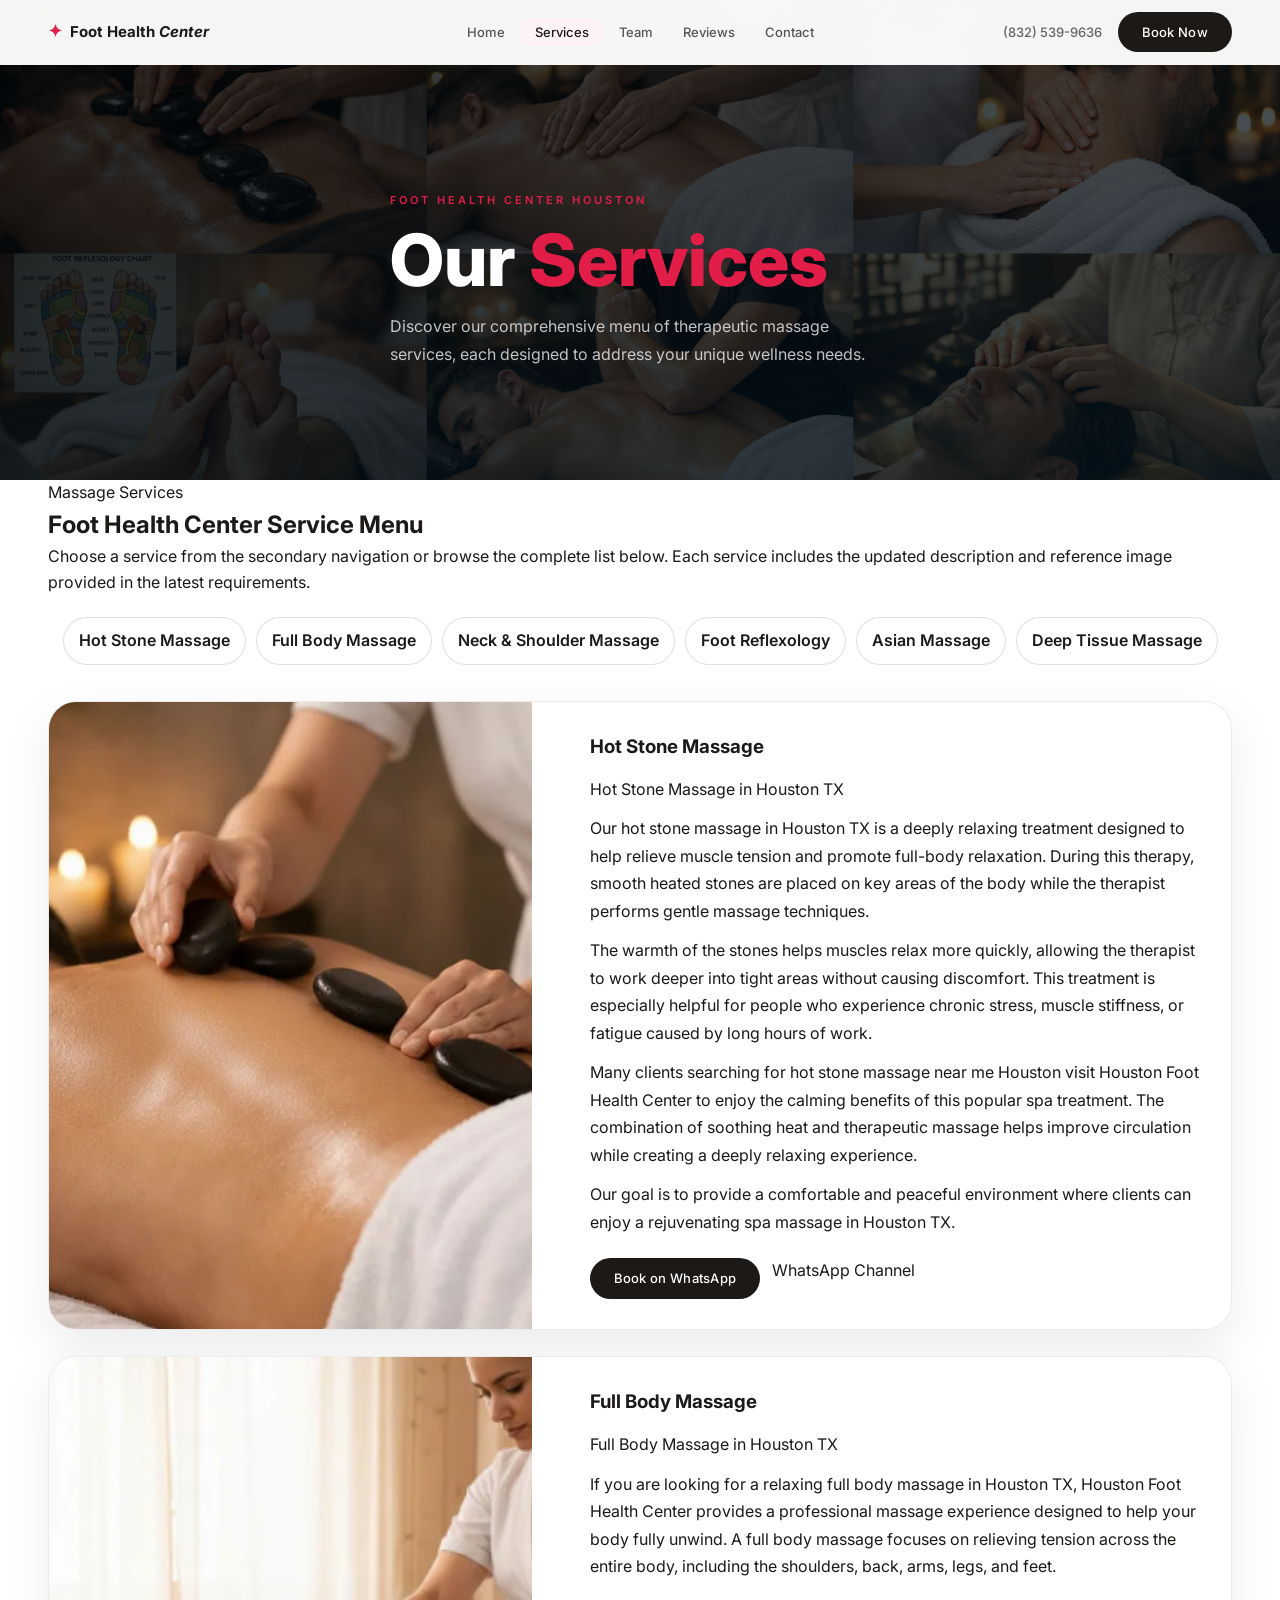
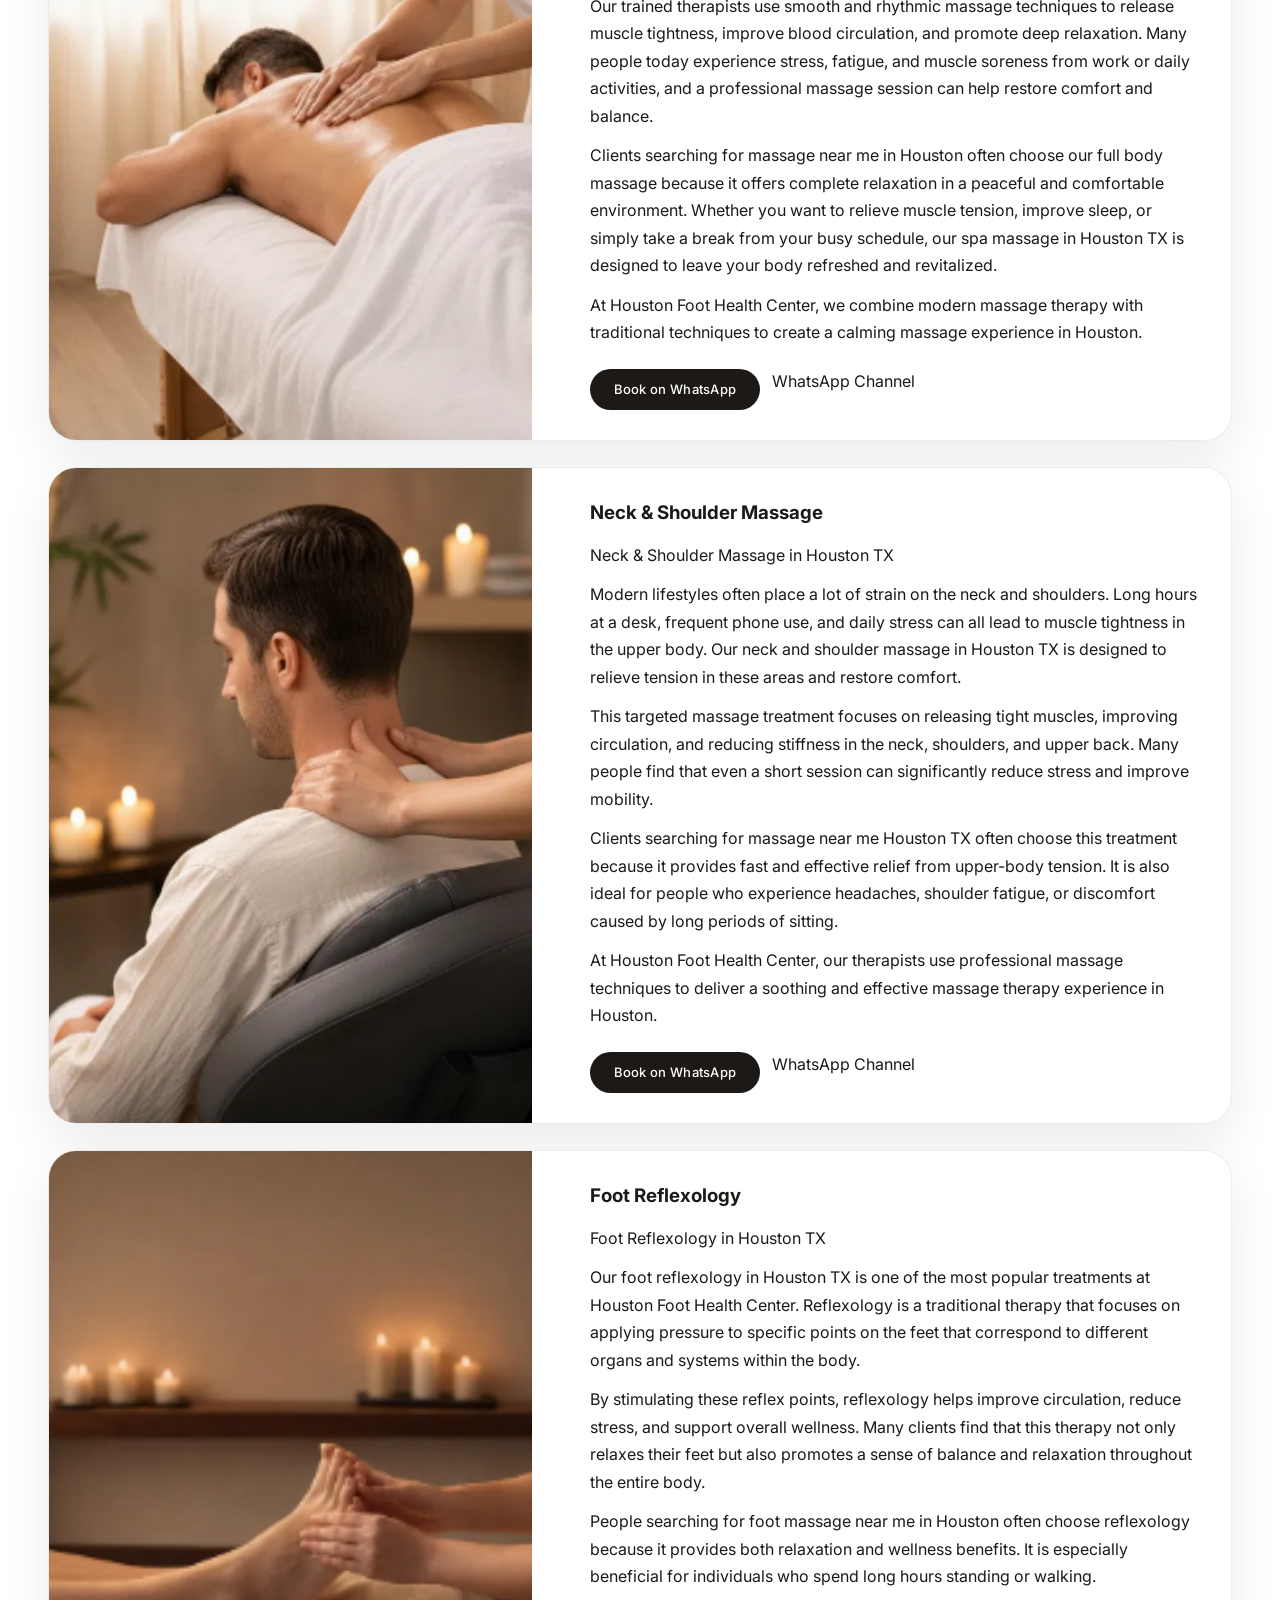
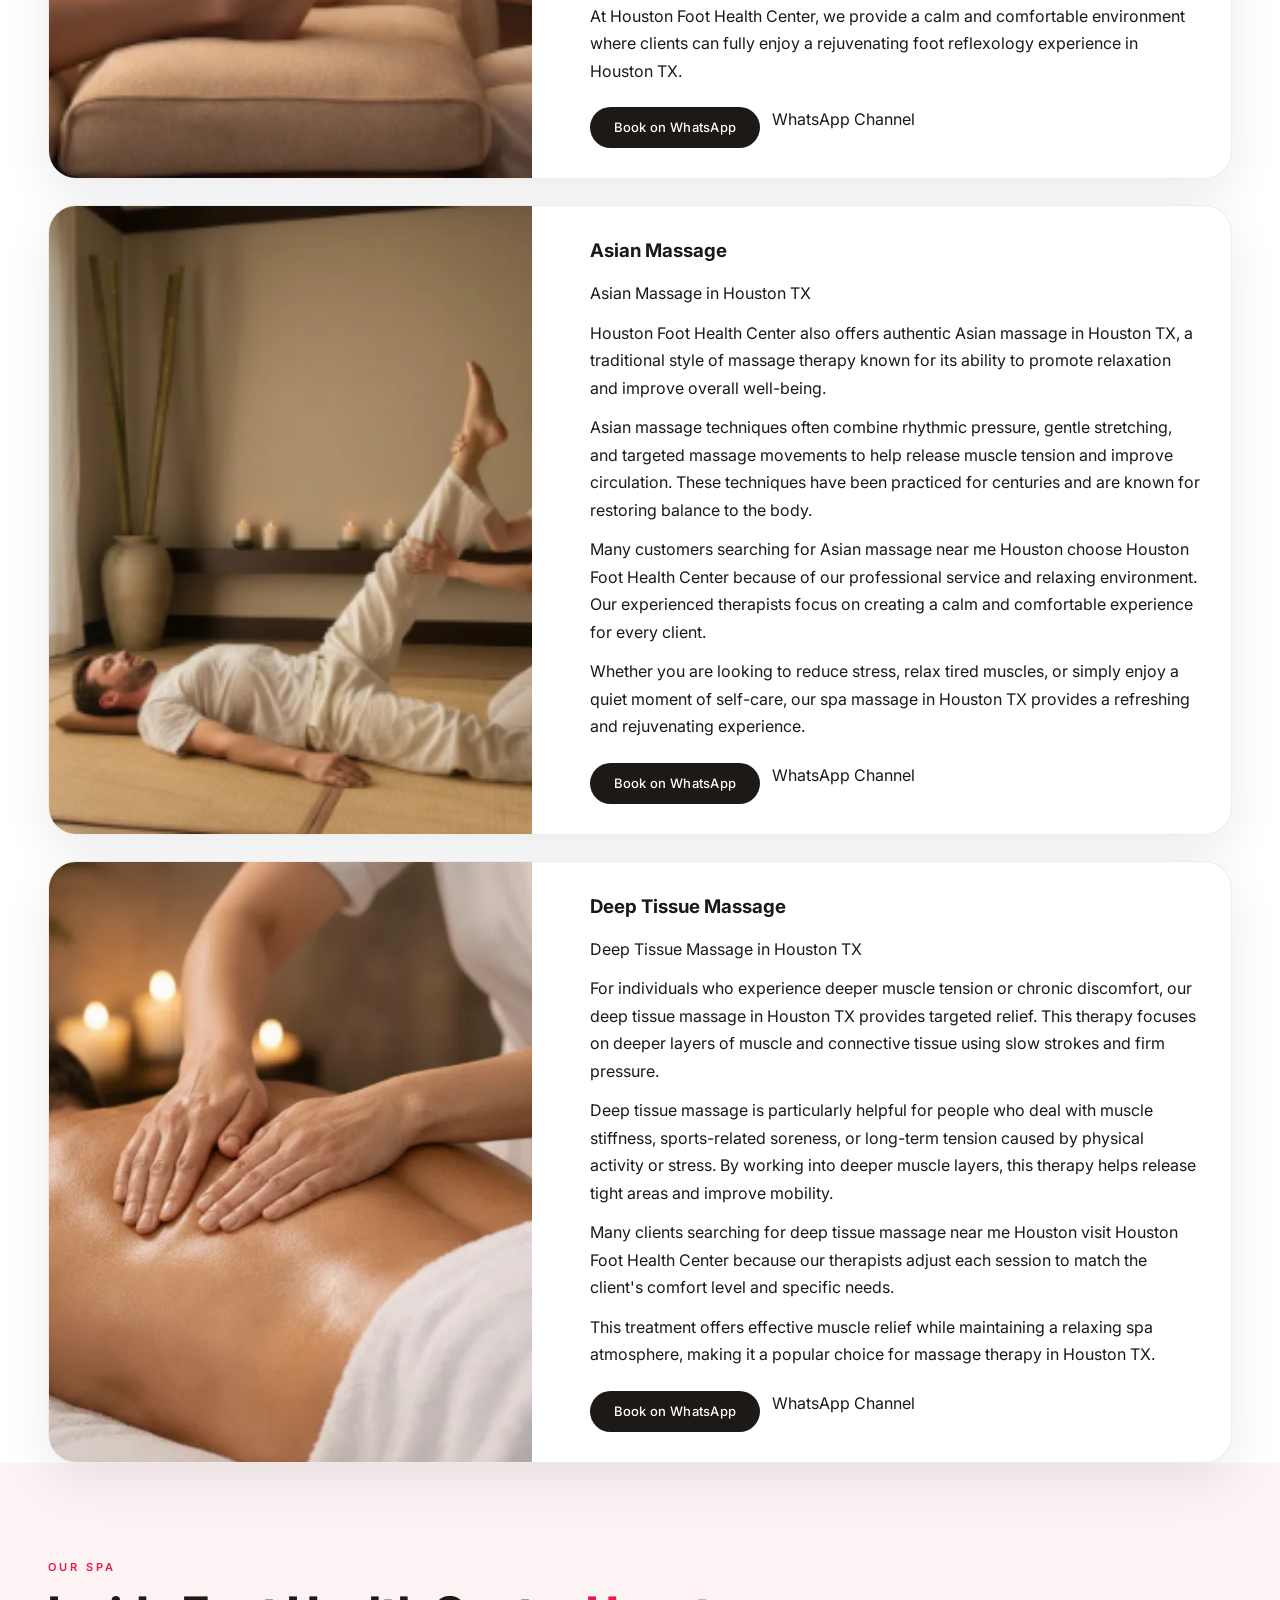
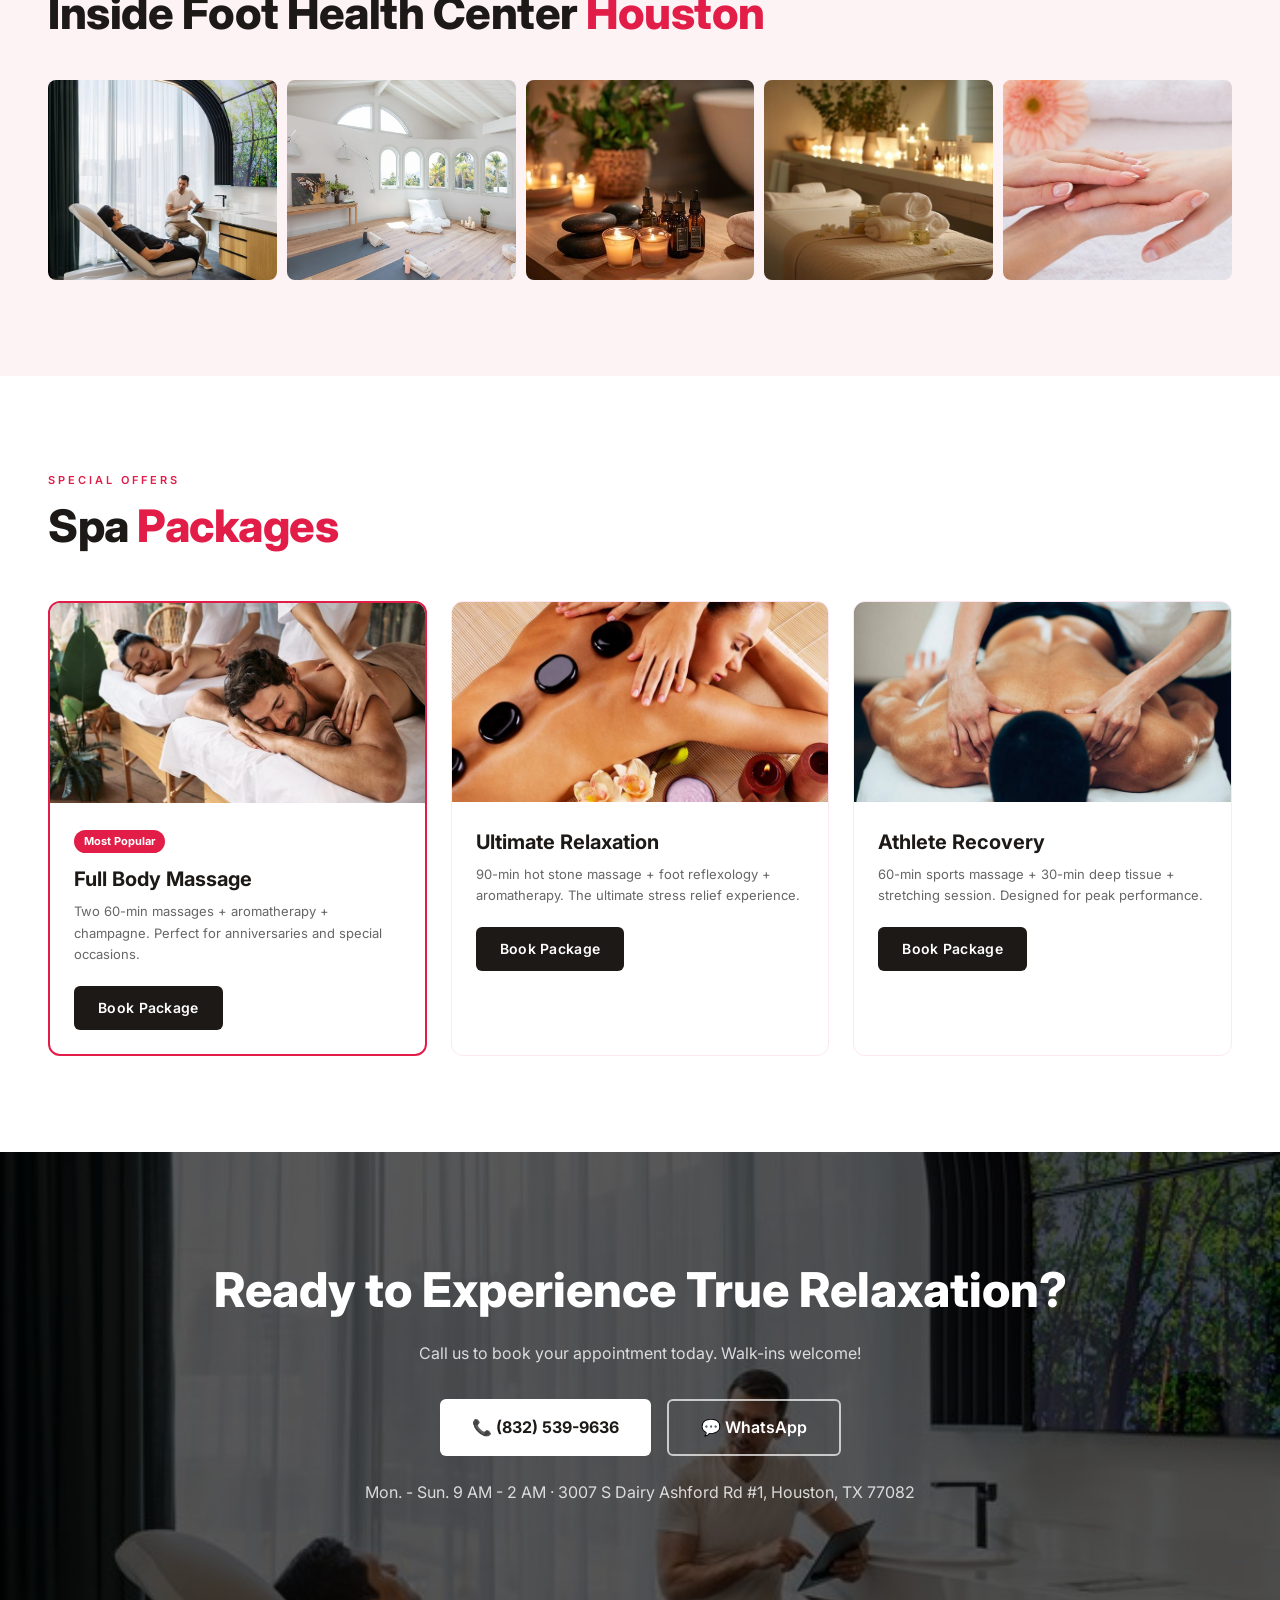
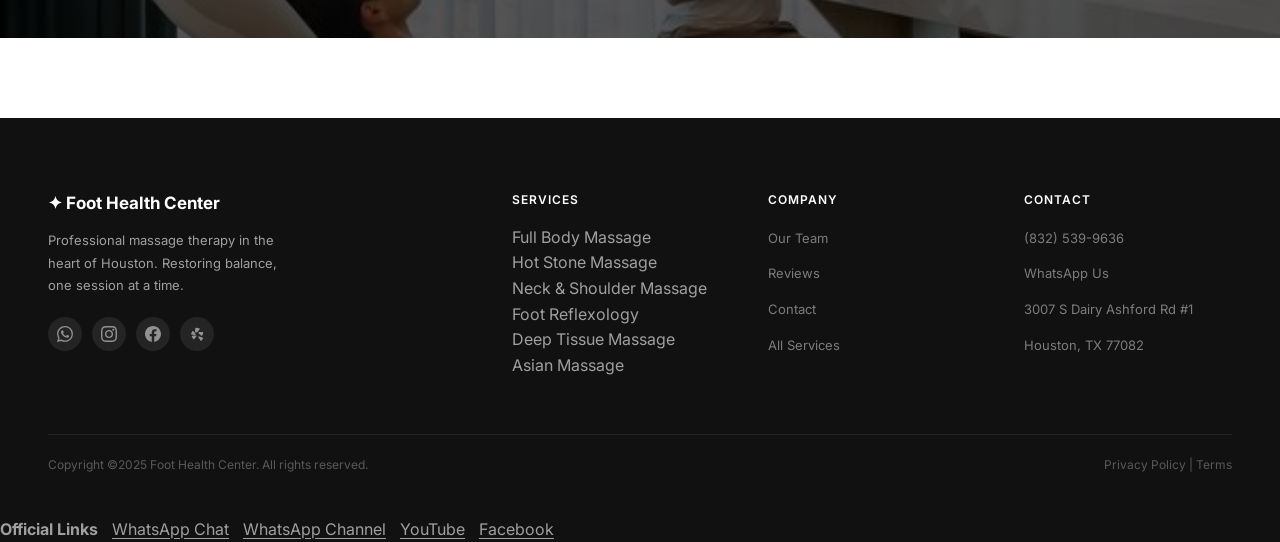
<file: Foot_Health_Center/services.html>
<!DOCTYPE html>

<!DOCTYPE html>

<html lang="en"><head>
<meta charset="utf-8"/>
<link href="favicon.svg" rel="icon" type="image/svg+xml"/>
<meta content="width=device-width, initial-scale=1.0" name="viewport"/>
<title>Foot Health Center - Massage Therapy</title>
<link href="css/styles.css" rel="stylesheet"/></head>
<body>
<div data-v-app="" id="app"><div data-v-d4dc4397="" id="app"><nav class="nav" data-v-d4dc4397=""><div class="container nav__inner" data-v-d4dc4397=""><a class="nav__logo" data-v-d4dc4397="" href="index.html"><span class="logo-mark" data-v-d4dc4397="">✦</span><span class="logo-name" data-v-d4dc4397="">Foot Health <em>Center</em></span></a><ul class="nav__links" data-v-d4dc4397=""><li data-v-d4dc4397=""><a class="nav__link" data-v-d4dc4397="" href="index.html">Home</a></li><li class="nav__item--dropdown" data-v-d4dc4397=""><a aria-current="page" class="router-link-active router-link-exact-active nav__link" data-v-d4dc4397="" href="services.html">Services</a><ul aria-label="Services submenu" class="nav__submenu"><li><a href="services.html#hot-stone-massage">Hot Stone Massage</a></li><li><a href="services.html#full-body-massage">Full Body Massage</a></li><li><a href="services.html#neck-shoulder-massage">Neck &amp; Shoulder Massage</a></li><li><a href="services.html#foot-reflexology">Foot Reflexology</a></li><li><a href="services.html#asian-massage">Asian Massage</a></li><li><a href="services.html#deep-tissue-massage">Deep Tissue Massage</a></li></ul></li><li data-v-d4dc4397=""><a class="nav__link" data-scroll-target="team" data-v-d4dc4397="" href="index.html#team">Team</a></li><li data-v-d4dc4397=""><a class="nav__link" data-scroll-target="reviews" data-v-d4dc4397="" href="index.html#reviews">Reviews</a></li><li data-v-d4dc4397=""><a class="nav__link" data-scroll-target="contact" data-v-d4dc4397="" href="index.html#contact">Contact</a></li></ul><div class="nav__right" data-v-d4dc4397=""><a class="nav__phone" data-v-d4dc4397="" href="tel:+18325399636">(832) 539-9636</a><a class="btn-primary" data-v-d4dc4397="" href="https://wa.me/18325399636?text=Hello!%20Thank%20you%20for%20visiting%20our%20SPA%20service%20😊%20What%20would%20you%20like%20to%20know%20about%20our%20massage%20treatments%2C%20pricing%2C%20or%20appointment%20availability%3F" rel="noopener" target="_blank">Book Now</a></div><button class="nav__burger" data-v-d4dc4397=""><span data-v-d4dc4397=""></span><span data-v-d4dc4397=""></span><span data-v-d4dc4397=""></span></button></div><div class="nav__mobile" data-v-d4dc4397=""><a data-v-d4dc4397="" href="index.html">Home</a><a aria-current="page" class="router-link-active router-link-exact-active" data-v-d4dc4397="" href="services.html">Services</a><a class="nav__mobile-subitem" href="services.html#hot-stone-massage">— Hot Stone Massage</a><a class="nav__mobile-subitem" href="services.html#full-body-massage">— Full Body Massage</a><a class="nav__mobile-subitem" href="services.html#neck-shoulder-massage">— Neck &amp; Shoulder Massage</a><a class="nav__mobile-subitem" href="services.html#foot-reflexology">— Foot Reflexology</a><a class="nav__mobile-subitem" href="services.html#asian-massage">— Asian Massage</a><a class="nav__mobile-subitem" href="services.html#deep-tissue-massage">— Deep Tissue Massage</a><a data-scroll-target="team" data-v-d4dc4397="" href="index.html#team">Team</a><a data-scroll-target="reviews" data-v-d4dc4397="" href="index.html#reviews">Reviews</a><a data-scroll-target="contact" data-v-d4dc4397="" href="index.html#contact">Contact</a><a class="btn-accent" data-v-d4dc4397="" href="https://wa.me/18325399636?text=Hello!%20Thank%20you%20for%20visiting%20our%20SPA%20service%20😊%20What%20would%20you%20like%20to%20know%20about%20our%20massage%20treatments%2C%20pricing%2C%20or%20appointment%20availability%3F" rel="noopener" style="margin-top: 8px; text-align: center; justify-content: center;" target="_blank">Book Now</a></div></nav><main data-v-1a2e87e3="" data-v-d4dc4397=""><section class="page-hero" data-v-1a2e87e3=""><div class="page-hero__bg" data-v-1a2e87e3=""><img alt="Banner made from blue ocean navigation image folder" class="updated-word-banner blue-ocean-nav-folder-banner" data-source-folder="blue ocean导航配图" data-v-1a2e87e3="" src="images/banner-updated/blue-ocean-nav-folder-banner.png"/><div class="page-hero__overlay" data-v-1a2e87e3=""></div></div><div class="container page-hero__content" data-v-1a2e87e3=""><p class="page-hero__eyebrow" data-v-1a2e87e3="">FOOT HEALTH CENTER HOUSTON</p><h1 class="page-hero__title" data-v-1a2e87e3="">Our <span class="accent" data-v-1a2e87e3="">Services</span></h1><p class="page-hero__sub" data-v-1a2e87e3="">Discover our comprehensive menu of therapeutic massage services, each designed to address your unique wellness needs.</p></div></section><section class="services-full section updated-services-section" id="services"><div class="container"><div class="section__header"><span class="eyebrow">Massage Services</span><h2>Foot Health Center Service Menu</h2><p>Choose a service from the secondary navigation or browse the complete list below. Each service includes the updated description and reference image provided in the latest requirements.</p></div><div class="service-quick-nav"><a href="#hot-stone-massage">Hot Stone Massage</a><a href="#full-body-massage">Full Body Massage</a><a href="#neck-shoulder-massage">Neck &amp; Shoulder Massage</a><a href="#foot-reflexology">Foot Reflexology</a><a href="#asian-massage">Asian Massage</a><a href="#deep-tissue-massage">Deep Tissue Massage</a></div><div class="service-detail-list"><article class="service-detail-card" id="hot-stone-massage"><div class="service-detail-card__image"><img alt="Hot Stone Massage" src="images/service-updated/hot-stone-massage.png"/></div><div class="service-detail-card__body"><h3>Hot Stone Massage</h3><p>Hot Stone Massage in Houston TX</p><p>Our hot stone massage in Houston TX is a deeply relaxing treatment designed to help relieve muscle tension and promote full-body relaxation. During this therapy, smooth heated stones are placed on key areas of the body while the therapist performs gentle massage techniques.</p><p>The warmth of the stones helps muscles relax more quickly, allowing the therapist to work deeper into tight areas without causing discomfort. This treatment is especially helpful for people who experience chronic stress, muscle stiffness, or fatigue caused by long hours of work.</p><p>Many clients searching for hot stone massage near me Houston visit Houston Foot Health Center to enjoy the calming benefits of this popular spa treatment. The combination of soothing heat and therapeutic massage helps improve circulation while creating a deeply relaxing experience.</p><p>Our goal is to provide a comfortable and peaceful environment where clients can enjoy a rejuvenating spa massage in Houston TX.</p><div class="service-actions"><a class="btn-primary" href="https://wa.me/18325399636?text=Hello!%20Thank%20you%20for%20visiting%20our%20SPA%20service%20😊%20What%20would%20you%20like%20to%20know%20about%20our%20massage%20treatments%2C%20pricing%2C%20or%20appointment%20availability%3F" rel="noopener" target="_blank">Book on WhatsApp</a><a class="btn-secondary" href="https://whatsapp.com/channel/0029Vb7ZxQsCnA809Gu5l70L" rel="noopener" target="_blank">WhatsApp Channel</a></div></div></article><article class="service-detail-card" id="full-body-massage"><div class="service-detail-card__image"><img alt="Full Body Massage" src="images/service-updated/full-body-massage.png"/></div><div class="service-detail-card__body"><h3>Full Body Massage</h3><p>Full Body Massage in Houston TX</p><p>If you are looking for a relaxing full body massage in Houston TX, Houston Foot Health Center provides a professional massage experience designed to help your body fully unwind. A full body massage focuses on relieving tension across the entire body, including the shoulders, back, arms, legs, and feet.</p><p>Our trained therapists use smooth and rhythmic massage techniques to release muscle tightness, improve blood circulation, and promote deep relaxation. Many people today experience stress, fatigue, and muscle soreness from work or daily activities, and a professional massage session can help restore comfort and balance.</p><p>Clients searching for massage near me in Houston often choose our full body massage because it offers complete relaxation in a peaceful and comfortable environment. Whether you want to relieve muscle tension, improve sleep, or simply take a break from your busy schedule, our spa massage in Houston TX is designed to leave your body refreshed and revitalized.</p><p>At Houston Foot Health Center, we combine modern massage therapy with traditional techniques to create a calming massage experience in Houston.</p><div class="service-actions"><a class="btn-primary" href="https://wa.me/18325399636?text=Hello!%20Thank%20you%20for%20visiting%20our%20SPA%20service%20😊%20What%20would%20you%20like%20to%20know%20about%20our%20massage%20treatments%2C%20pricing%2C%20or%20appointment%20availability%3F" rel="noopener" target="_blank">Book on WhatsApp</a><a class="btn-secondary" href="https://whatsapp.com/channel/0029Vb7ZxQsCnA809Gu5l70L" rel="noopener" target="_blank">WhatsApp Channel</a></div></div></article><article class="service-detail-card" id="neck-shoulder-massage"><div class="service-detail-card__image"><img alt="Neck &amp; Shoulder Massage" src="images/service-updated/neck-shoulder-massage.png"/></div><div class="service-detail-card__body"><h3>Neck &amp; Shoulder Massage</h3><p>Neck &amp; Shoulder Massage in Houston TX</p><p>Modern lifestyles often place a lot of strain on the neck and shoulders. Long hours at a desk, frequent phone use, and daily stress can all lead to muscle tightness in the upper body. Our neck and shoulder massage in Houston TX is designed to relieve tension in these areas and restore comfort.</p><p>This targeted massage treatment focuses on releasing tight muscles, improving circulation, and reducing stiffness in the neck, shoulders, and upper back. Many people find that even a short session can significantly reduce stress and improve mobility.</p><p>Clients searching for massage near me Houston TX often choose this treatment because it provides fast and effective relief from upper-body tension. It is also ideal for people who experience headaches, shoulder fatigue, or discomfort caused by long periods of sitting.</p><p>At Houston Foot Health Center, our therapists use professional massage techniques to deliver a soothing and effective massage therapy experience in Houston.</p><div class="service-actions"><a class="btn-primary" href="https://wa.me/18325399636?text=Hello!%20Thank%20you%20for%20visiting%20our%20SPA%20service%20😊%20What%20would%20you%20like%20to%20know%20about%20our%20massage%20treatments%2C%20pricing%2C%20or%20appointment%20availability%3F" rel="noopener" target="_blank">Book on WhatsApp</a><a class="btn-secondary" href="https://whatsapp.com/channel/0029Vb7ZxQsCnA809Gu5l70L" rel="noopener" target="_blank">WhatsApp Channel</a></div></div></article><article class="service-detail-card" id="foot-reflexology"><div class="service-detail-card__image"><img alt="Foot Reflexology" src="images/service-updated/foot-reflexology.png"/></div><div class="service-detail-card__body"><h3>Foot Reflexology</h3><p>Foot Reflexology in Houston TX</p><p>Our foot reflexology in Houston TX is one of the most popular treatments at Houston Foot Health Center. Reflexology is a traditional therapy that focuses on applying pressure to specific points on the feet that correspond to different organs and systems within the body.</p><p>By stimulating these reflex points, reflexology helps improve circulation, reduce stress, and support overall wellness. Many clients find that this therapy not only relaxes their feet but also promotes a sense of balance and relaxation throughout the entire body.</p><p>People searching for foot massage near me in Houston often choose reflexology because it provides both relaxation and wellness benefits. It is especially beneficial for individuals who spend long hours standing or walking.</p><p>At Houston Foot Health Center, we provide a calm and comfortable environment where clients can fully enjoy a rejuvenating foot reflexology experience in Houston TX.</p><div class="service-actions"><a class="btn-primary" href="https://wa.me/18325399636?text=Hello!%20Thank%20you%20for%20visiting%20our%20SPA%20service%20😊%20What%20would%20you%20like%20to%20know%20about%20our%20massage%20treatments%2C%20pricing%2C%20or%20appointment%20availability%3F" rel="noopener" target="_blank">Book on WhatsApp</a><a class="btn-secondary" href="https://whatsapp.com/channel/0029Vb7ZxQsCnA809Gu5l70L" rel="noopener" target="_blank">WhatsApp Channel</a></div></div></article><article class="service-detail-card" id="asian-massage"><div class="service-detail-card__image"><img alt="Asian Massage" src="images/service-updated/asian-massage.png"/></div><div class="service-detail-card__body"><h3>Asian Massage</h3><p>Asian Massage in Houston TX</p><p>Houston Foot Health Center also offers authentic Asian massage in Houston TX, a traditional style of massage therapy known for its ability to promote relaxation and improve overall well-being.</p><p>Asian massage techniques often combine rhythmic pressure, gentle stretching, and targeted massage movements to help release muscle tension and improve circulation. These techniques have been practiced for centuries and are known for restoring balance to the body.</p><p>Many customers searching for Asian massage near me Houston choose Houston Foot Health Center because of our professional service and relaxing environment. Our experienced therapists focus on creating a calm and comfortable experience for every client.</p><p>Whether you are looking to reduce stress, relax tired muscles, or simply enjoy a quiet moment of self-care, our spa massage in Houston TX provides a refreshing and rejuvenating experience.</p><div class="service-actions"><a class="btn-primary" href="https://wa.me/18325399636?text=Hello!%20Thank%20you%20for%20visiting%20our%20SPA%20service%20😊%20What%20would%20you%20like%20to%20know%20about%20our%20massage%20treatments%2C%20pricing%2C%20or%20appointment%20availability%3F" rel="noopener" target="_blank">Book on WhatsApp</a><a class="btn-secondary" href="https://whatsapp.com/channel/0029Vb7ZxQsCnA809Gu5l70L" rel="noopener" target="_blank">WhatsApp Channel</a></div></div></article><article class="service-detail-card" id="deep-tissue-massage"><div class="service-detail-card__image"><img alt="Deep Tissue Massage" src="images/service-updated/deep-tissue-massage.png"/></div><div class="service-detail-card__body"><h3>Deep Tissue Massage</h3><p>Deep Tissue Massage in Houston TX</p><p>For individuals who experience deeper muscle tension or chronic discomfort, our deep tissue massage in Houston TX provides targeted relief. This therapy focuses on deeper layers of muscle and connective tissue using slow strokes and firm pressure.</p><p>Deep tissue massage is particularly helpful for people who deal with muscle stiffness, sports-related soreness, or long-term tension caused by physical activity or stress. By working into deeper muscle layers, this therapy helps release tight areas and improve mobility.</p><p>Many clients searching for deep tissue massage near me Houston visit Houston Foot Health Center because our therapists adjust each session to match the client's comfort level and specific needs.</p><p>This treatment offers effective muscle relief while maintaining a relaxing spa atmosphere, making it a popular choice for massage therapy in Houston TX.</p><div class="service-actions"><a class="btn-primary" href="https://wa.me/18325399636?text=Hello!%20Thank%20you%20for%20visiting%20our%20SPA%20service%20😊%20What%20would%20you%20like%20to%20know%20about%20our%20massage%20treatments%2C%20pricing%2C%20or%20appointment%20availability%3F" rel="noopener" target="_blank">Book on WhatsApp</a><a class="btn-secondary" href="https://whatsapp.com/channel/0029Vb7ZxQsCnA809Gu5l70L" rel="noopener" target="_blank">WhatsApp Channel</a></div></div></article></div></div></section><section class="gallery-strip-sec section section--gray" data-v-1a2e87e3=""><div class="container" data-v-1a2e87e3=""><p class="section-eyebrow" data-v-1a2e87e3="">OUR SPA</p><h2 class="section-title" data-v-1a2e87e3="">Inside Foot Health Center <span class="accent" data-v-1a2e87e3="">Houston</span></h2><div class="gallery-row" data-v-1a2e87e3=""><div class="gallery-row__item" data-v-1a2e87e3=""><img alt="Treatment Room" data-v-1a2e87e3="" loading="lazy" src="images/spa-treatment.jpg"/></div><div class="gallery-row__item" data-v-1a2e87e3=""><img alt="Wellness Room" data-v-1a2e87e3="" loading="lazy" src="images/spa-wellness-room.jpg"/></div><div class="gallery-row__item" data-v-1a2e87e3=""><img alt="Spa Candles" data-v-1a2e87e3="" loading="lazy" src="images/spa-candles.jpg"/></div><div class="gallery-row__item" data-v-1a2e87e3=""><img alt="Spa Ambiance" data-v-1a2e87e3="" loading="lazy" src="images/spa-ambiance.jpg"/></div><div class="gallery-row__item" data-v-1a2e87e3=""><img alt="Professional Massage" data-v-1a2e87e3="" loading="lazy" src="images/hands-massage.jpg"/></div></div></div></section><section class="packages section" data-v-1a2e87e3=""><div class="container" data-v-1a2e87e3=""><p class="section-eyebrow" data-v-1a2e87e3="">SPECIAL OFFERS</p><h2 class="section-title" data-v-1a2e87e3="">Spa <span class="accent" data-v-1a2e87e3="">Packages</span></h2><div class="packages-grid" data-v-1a2e87e3=""><div class="pkg-card pkg-card--featured" data-v-1a2e87e3=""><div class="pkg-card__img" data-v-1a2e87e3=""><img alt="Couples Package" data-v-1a2e87e3="" loading="lazy" src="images/service-couples.jpg"/></div><div class="pkg-card__body" data-v-1a2e87e3=""><span class="pkg-badge" data-v-1a2e87e3="">Most Popular</span><h3 data-v-1a2e87e3="">Full Body Massage</h3><p data-v-1a2e87e3="">Two 60-min massages + aromatherapy + champagne. Perfect for anniversaries and special occasions.</p><a class="btn-primary" data-v-1a2e87e3="" href="https://wa.me/18325399636?text=Hello!%20Thank%20you%20for%20visiting%20our%20SPA%20service%20😊%20What%20would%20you%20like%20to%20know%20about%20our%20massage%20treatments%2C%20pricing%2C%20or%20appointment%20availability%3F" rel="noopener" target="_blank">Book Package</a></div></div><div class="pkg-card" data-v-1a2e87e3=""><div class="pkg-card__img" data-v-1a2e87e3=""><img alt="Relaxation Package" data-v-1a2e87e3="" loading="lazy" src="images/service-hot-stone.jpg"/></div><div class="pkg-card__body" data-v-1a2e87e3=""><h3 data-v-1a2e87e3="">Ultimate Relaxation</h3><p data-v-1a2e87e3="">90-min hot stone massage + foot reflexology + aromatherapy. The ultimate stress relief experience.</p><a class="btn-primary" data-v-1a2e87e3="" href="https://wa.me/18325399636?text=Hello!%20Thank%20you%20for%20visiting%20our%20SPA%20service%20😊%20What%20would%20you%20like%20to%20know%20about%20our%20massage%20treatments%2C%20pricing%2C%20or%20appointment%20availability%3F" rel="noopener" target="_blank">Book Package</a></div></div><div class="pkg-card" data-v-1a2e87e3=""><div class="pkg-card__img" data-v-1a2e87e3=""><img alt="Sports Package" data-v-1a2e87e3="" loading="lazy" src="images/service-sports.jpg"/></div><div class="pkg-card__body" data-v-1a2e87e3=""><h3 data-v-1a2e87e3="">Athlete Recovery</h3><p data-v-1a2e87e3="">60-min sports massage + 30-min deep tissue + stretching session. Designed for peak performance.</p><a class="btn-primary" data-v-1a2e87e3="" href="https://wa.me/18325399636?text=Hello!%20Thank%20you%20for%20visiting%20our%20SPA%20service%20😊%20What%20would%20you%20like%20to%20know%20about%20our%20massage%20treatments%2C%20pricing%2C%20or%20appointment%20availability%3F" rel="noopener" target="_blank">Book Package</a></div></div></div></div></section><section class="booking-cta" data-v-1a2e87e3=""><div class="booking-cta__bg" data-v-1a2e87e3=""><img alt="Book Now" data-v-1a2e87e3="" src="images/spa-treatment.jpg"/><div class="booking-cta__overlay" data-v-1a2e87e3=""></div></div><div class="container booking-cta__content" data-v-1a2e87e3=""><h2 data-v-1a2e87e3="">Ready to Experience True Relaxation?</h2><p data-v-1a2e87e3="">Call us to book your appointment today. Walk-ins welcome!</p><div class="booking-cta__btns" data-v-1a2e87e3=""><a class="btn-white-lg" data-v-1a2e87e3="" href="https://wa.me/18325399636?text=Hello!%20Thank%20you%20for%20visiting%20our%20SPA%20service%20😊%20What%20would%20you%20like%20to%20know%20about%20our%20massage%20treatments%2C%20pricing%2C%20or%20appointment%20availability%3F" rel="noopener" target="_blank">📞 (832) 539-9636</a><a class="btn-outline-white-lg" data-v-1a2e87e3="" href="https://wa.me/18325399636?text=Hello!%20Thank%20you%20for%20visiting%20our%20SPA%20service%20😊%20What%20would%20you%20like%20to%20know%20about%20our%20massage%20treatments%2C%20pricing%2C%20or%20appointment%20availability%3F" rel="noopener" target="_blank">💬 WhatsApp</a></div><p class="booking-cta__hours" data-v-1a2e87e3="">Mon. - Sun. 9 AM - 2 AM · 3007 S Dairy Ashford Rd #1, Houston, TX 77082</p></div></section></main><footer class="footer" data-v-d4dc4397=""><div class="container" data-v-d4dc4397=""><div class="footer__grid" data-v-d4dc4397=""><div class="footer__brand" data-v-d4dc4397=""><div class="footer__logo" data-v-d4dc4397="">✦ Foot Health Center</div><p data-v-d4dc4397="">Professional massage therapy in the heart of Houston. Restoring balance, one session at a time.</p><div class="footer__social" data-v-d4dc4397=""><a data-v-d4dc4397="" href="https://wa.me/18325399636?text=Hello!%20Thank%20you%20for%20visiting%20our%20SPA%20service%20😊%20What%20would%20you%20like%20to%20know%20about%20our%20massage%20treatments%2C%20pricing%2C%20or%20appointment%20availability%3F" rel="noopener" target="_blank" title="WhatsApp"><svg data-v-d4dc4397="" fill="currentColor" height="16" viewbox="0 0 24 24" width="16"><path d="M17.472 14.382c-.297-.149-1.758-.867-2.03-.967-.273-.099-.471-.148-.67.15-.197.297-.767.966-.94 1.164-.173.199-.347.223-.644.075-.297-.15-1.255-.463-2.39-1.475-.883-.788-1.48-1.761-1.653-2.059-.173-.297-.018-.458.13-.606.134-.133.298-.347.446-.52.149-.174.198-.298.298-.497.099-.198.05-.371-.025-.52-.075-.149-.669-1.612-.916-2.207-.242-.579-.487-.5-.669-.51-.173-.008-.371-.01-.57-.01-.198 0-.52.074-.792.372-.272.297-1.04 1.016-1.04 2.479 0 1.462 1.065 2.875 1.213 3.074.149.198 2.096 3.2 5.077 4.487.709.306 1.262.489 1.694.625.712.227 1.36.195 1.871.118.571-.085 1.758-.719 2.006-1.413.248-.694.248-1.289.173-1.413-.074-.124-.272-.198-.57-.347m-5.421 7.403h-.004a9.87 9.87 0 01-5.031-1.378l-.361-.214-3.741.982.998-3.648-.235-.374a9.86 9.86 0 01-1.51-5.26c.001-5.45 4.436-9.884 9.888-9.884 2.64 0 5.122 1.03 6.988 2.898a9.825 9.825 0 012.893 6.994c-.003 5.45-4.437 9.884-9.885 9.884m8.413-18.297A11.815 11.815 0 0012.05 0C5.495 0 .16 5.335.157 11.892c0 2.096.547 4.142 1.588 5.945L.057 24l6.305-1.654a11.882 11.882 0 005.683 1.448h.005c6.554 0 11.89-5.335 11.893-11.893a11.821 11.821 0 00-3.48-8.413z" data-v-d4dc4397=""></path></svg></a><a data-v-d4dc4397="" href="https://whatsapp.com/channel/0029Vb7ZxQsCnA809Gu5l70L" rel="noopener" target="_blank" title="Instagram"><svg data-v-d4dc4397="" fill="currentColor" height="16" viewbox="0 0 24 24" width="16"><path d="M12 2.163c3.204 0 3.584.012 4.85.07 3.252.148 4.771 1.691 4.919 4.919.058 1.265.069 1.645.069 4.849 0 3.205-.012 3.584-.069 4.849-.149 3.225-1.664 4.771-4.919 4.919-1.266.058-1.644.07-4.85.07-3.204 0-3.584-.012-4.849-.07-3.26-.149-4.771-1.699-4.919-4.92-.058-1.265-.07-1.644-.07-4.849 0-3.204.013-3.583.07-4.849.149-3.227 1.664-4.771 4.919-4.919 1.266-.057 1.645-.069 4.849-.069zm0-2.163c-3.259 0-3.667.014-4.947.072-4.358.2-6.78 2.618-6.98 6.98-.059 1.281-.073 1.689-.073 4.948 0 3.259.014 3.668.072 4.948.2 4.358 2.618 6.78 6.98 6.98 1.281.058 1.689.072 4.948.072 3.259 0 3.668-.014 4.948-.072 4.354-.2 6.782-2.618 6.979-6.98.059-1.28.073-1.689.073-4.948 0-3.259-.014-3.667-.072-4.947-.196-4.354-2.617-6.78-6.979-6.98-1.281-.059-1.69-.073-4.949-.073zm0 5.838c-3.403 0-6.162 2.759-6.162 6.162s2.759 6.163 6.162 6.163 6.162-2.759 6.162-6.163c0-3.403-2.759-6.162-6.162-6.162zm0 10.162c-2.209 0-4-1.79-4-4 0-2.209 1.791-4 4-4s4 1.791 4 4c0 2.21-1.791 4-4 4zm6.406-11.845c-.796 0-1.441.645-1.441 1.44s.645 1.44 1.441 1.44c.795 0 1.439-.645 1.439-1.44s-.644-1.44-1.439-1.44z" data-v-d4dc4397=""></path></svg></a><a data-v-d4dc4397="" href="https://www.facebook.com/FootHealthCenterHouston/" rel="noopener" target="_blank" title="Facebook"><svg data-v-d4dc4397="" fill="currentColor" height="16" viewbox="0 0 24 24" width="16"><path d="M24 12.073c0-6.627-5.373-12-12-12s-12 5.373-12 12c0 5.99 4.388 10.954 10.125 11.854v-8.385H7.078v-3.47h3.047V9.43c0-3.007 1.792-4.669 4.533-4.669 1.312 0 2.686.235 2.686.235v2.953H15.83c-1.491 0-1.956.925-1.956 1.874v2.25h3.328l-.532 3.47h-2.796v8.385C19.612 23.027 24 18.062 24 12.073z" data-v-d4dc4397=""></path></svg></a><a data-v-d4dc4397="" href="https://www.youtube.com/@FootHealthCenter-q8u" rel="noopener" target="_blank" title="Yelp"><svg data-v-d4dc4397="" fill="currentColor" height="16" viewbox="0 0 24 24" width="16"><path d="M21.111 18.226c-.141.969-2.119 3.483-3.029 3.847-.311.124-.611.094-.85-.09-.154-.12-.314-.365-2.447-3.827l-.633-1.032c-.244-.37-.199-.857.104-1.207.297-.341.762-.47 1.182-.326l1.17.399c3.698 1.261 3.929 1.388 4.076 1.513.283.237.375.583.427.723zm-9.896-3.424c-.193-.437-.635-.71-1.109-.685l-1.22.064c-3.916.213-4.169.267-4.352.375-.31.183-.454.516-.424.861.08.975 1.752 3.775 2.567 4.293.276.175.593.208.876.088.189-.079.38-.26 2.857-3.478l.768-1.018c.234-.31.23-.762-.003-1.1zm10.147-4.908c-.047-.352-.268-.654-.591-.8-.215-.097-.467-.124-4.293-.001l-1.224.038c-.474.015-.888.313-1.052.754-.159.432-.026.913.333 1.208l.951.778c3.005 2.461 3.225 2.602 3.427 2.666.34.107.7-.003.958-.286.711-.784 1.641-3.852 1.491-4.357zm-11.63 3.238c.282-.404.282-.943-.001-1.348L8.97 10.87C6.786 7.801 6.596 7.587 6.396 7.47c-.314-.18-.694-.165-.993.047-.818.574-2.146 3.52-2.098 4.538.016.354.176.666.449.873.185.138.406.204 3.967.588l1.218.131c.474.051.924-.175 1.193-.557zm1.749-3.573c.449.147.942-.011 1.227-.395l.756-1.022c2.367-3.198 2.494-3.441 2.538-3.657.073-.354-.077-.716-.393-.94C14.29 3.032 11.209 2.5 10.25 2.677c-.342.062-.625.272-.774.573-.1.2-.148.436-.369 4.287l-.068 1.221c-.026.476.221.926.642 1.141z" data-v-d4dc4397=""></path></svg></a></div></div><div class="footer__col" data-v-d4dc4397=""><h4 data-v-d4dc4397="">Services</h4><ul data-v-d4dc4397=""><li><a href="services.html#full-body-massage">Full Body Massage</a></li><li><a href="services.html#hot-stone-massage">Hot Stone Massage</a></li><li><a href="services.html#neck-shoulder-massage">Neck &amp; Shoulder Massage</a></li><li><a href="services.html#foot-reflexology">Foot Reflexology</a></li><li><a href="services.html#deep-tissue-massage">Deep Tissue Massage</a></li><li><a href="services.html#asian-massage">Asian Massage</a></li></ul></div><div class="footer__col" data-v-d4dc4397=""><h4 data-v-d4dc4397="">Company</h4><ul data-v-d4dc4397=""><li data-v-d4dc4397=""><a data-scroll-target="team" data-v-d4dc4397="" href="index.html#team">Our Team</a></li><li data-v-d4dc4397=""><a data-scroll-target="reviews" data-v-d4dc4397="" href="index.html#reviews">Reviews</a></li><li data-v-d4dc4397=""><a data-scroll-target="contact" data-v-d4dc4397="" href="index.html#contact">Contact</a></li><li data-v-d4dc4397=""><a aria-current="page" class="router-link-active router-link-exact-active" data-v-d4dc4397="" href="services.html">All Services</a></li></ul></div><div class="footer__col" data-v-d4dc4397=""><h4 data-v-d4dc4397="">Contact</h4><ul data-v-d4dc4397=""><li data-v-d4dc4397=""><a data-v-d4dc4397="" href="tel:+18325399636">(832) 539-9636</a></li><li data-v-d4dc4397=""><a data-v-d4dc4397="" href="https://wa.me/18325399636?text=Hello!%20Thank%20you%20for%20visiting%20our%20SPA%20service%20😊%20What%20would%20you%20like%20to%20know%20about%20our%20massage%20treatments%2C%20pricing%2C%20or%20appointment%20availability%3F" rel="noopener" target="_blank">WhatsApp Us</a></li><li data-v-d4dc4397=""><span data-v-d4dc4397="">3007 S Dairy Ashford Rd #1</span></li><li data-v-d4dc4397=""><span data-v-d4dc4397="">Houston, TX 77082</span></li></ul></div></div><div class="footer__bottom" data-v-d4dc4397=""><span data-v-d4dc4397="">Copyright ©2025 Foot Health Center. All rights reserved.</span><span data-v-d4dc4397=""><a data-v-d4dc4397="" href="#">Privacy Policy</a> | <a data-v-d4dc4397="" href="#">Terms</a></span></div></div><div class="updated-social-links"><strong>Official Links</strong><a href="https://wa.me/18325399636?text=Hello!%20Thank%20you%20for%20visiting%20our%20SPA%20service%20😊%20What%20would%20you%20like%20to%20know%20about%20our%20massage%20treatments%2C%20pricing%2C%20or%20appointment%20availability%3F" rel="noopener" target="_blank">WhatsApp Chat</a><a href="https://whatsapp.com/channel/0029Vb7ZxQsCnA809Gu5l70L" rel="noopener" target="_blank">WhatsApp Channel</a><a href="https://www.youtube.com/@FootHealthCenter-q8u" rel="noopener" target="_blank">YouTube</a><a href="https://www.facebook.com/FootHealthCenterHouston/" rel="noopener" target="_blank">Facebook</a></div></footer></div></div>
<script src="js/script.js"></script></body></html>
</file>
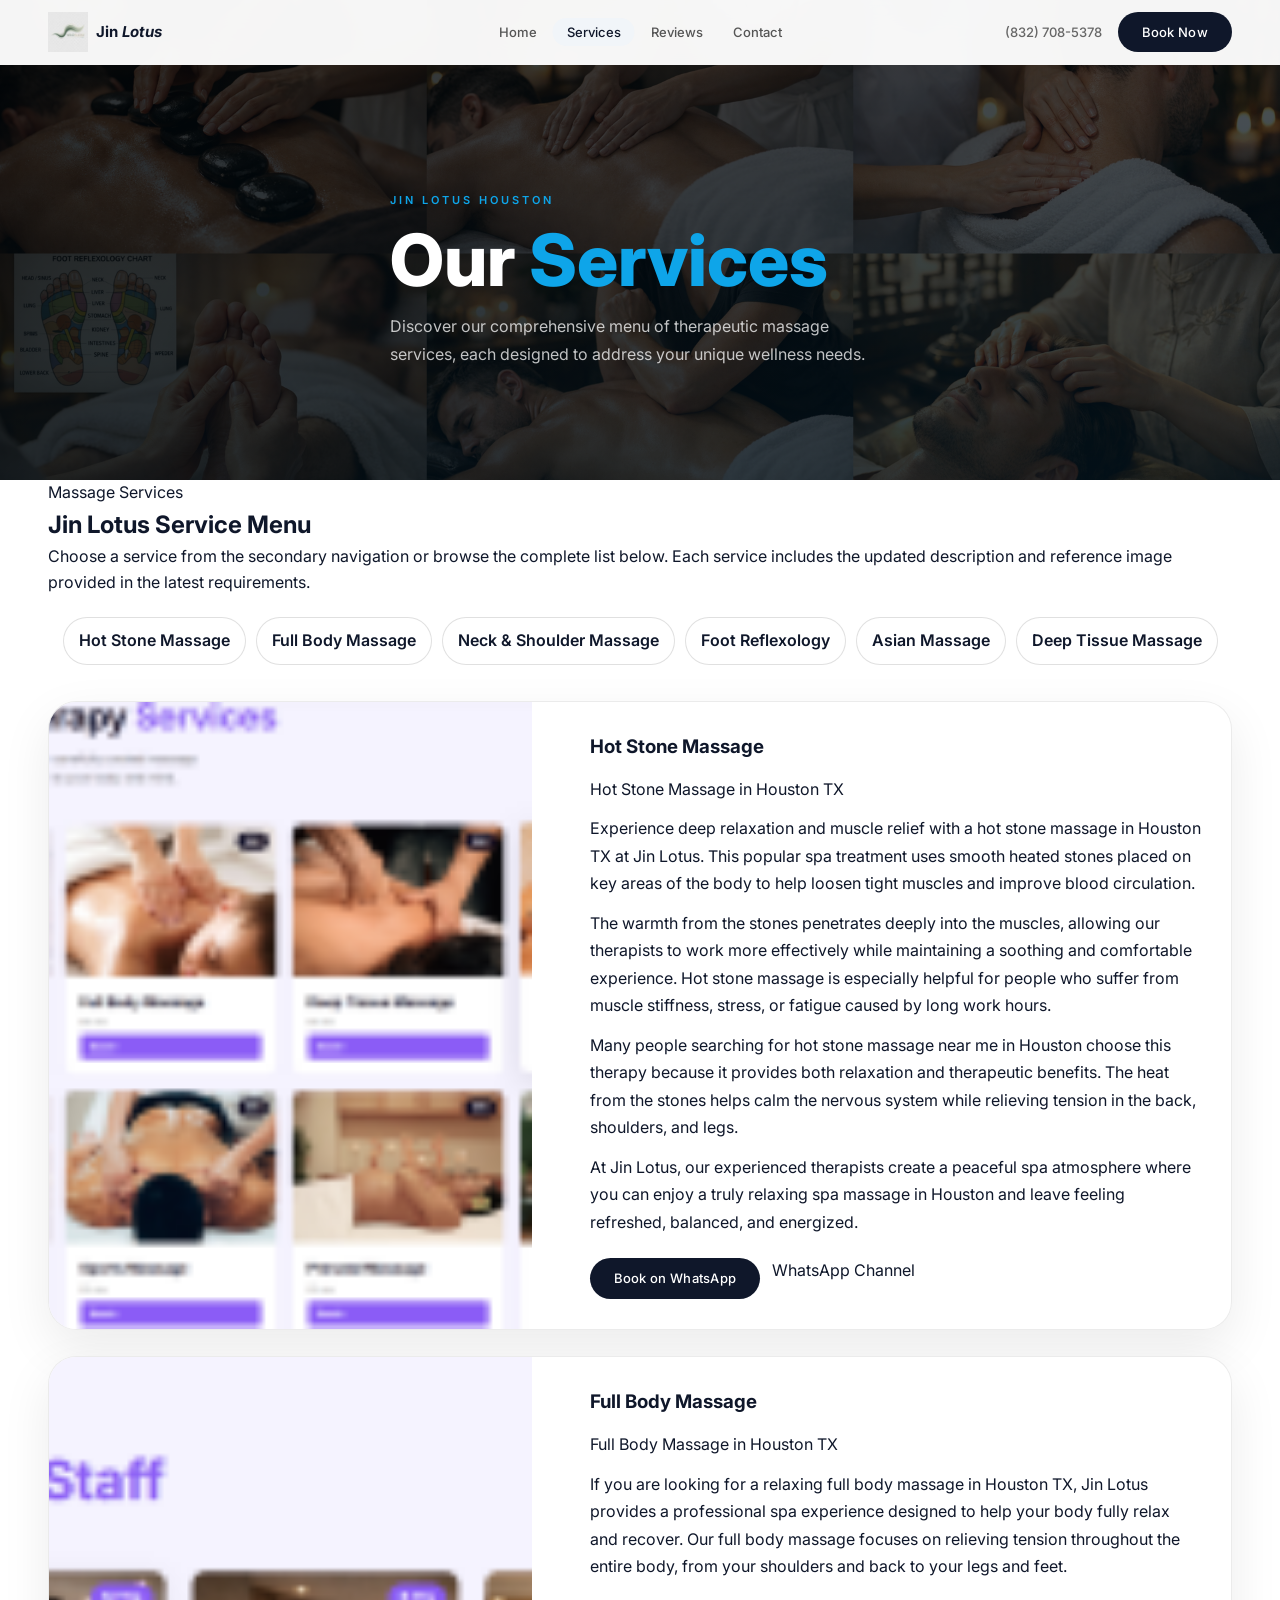
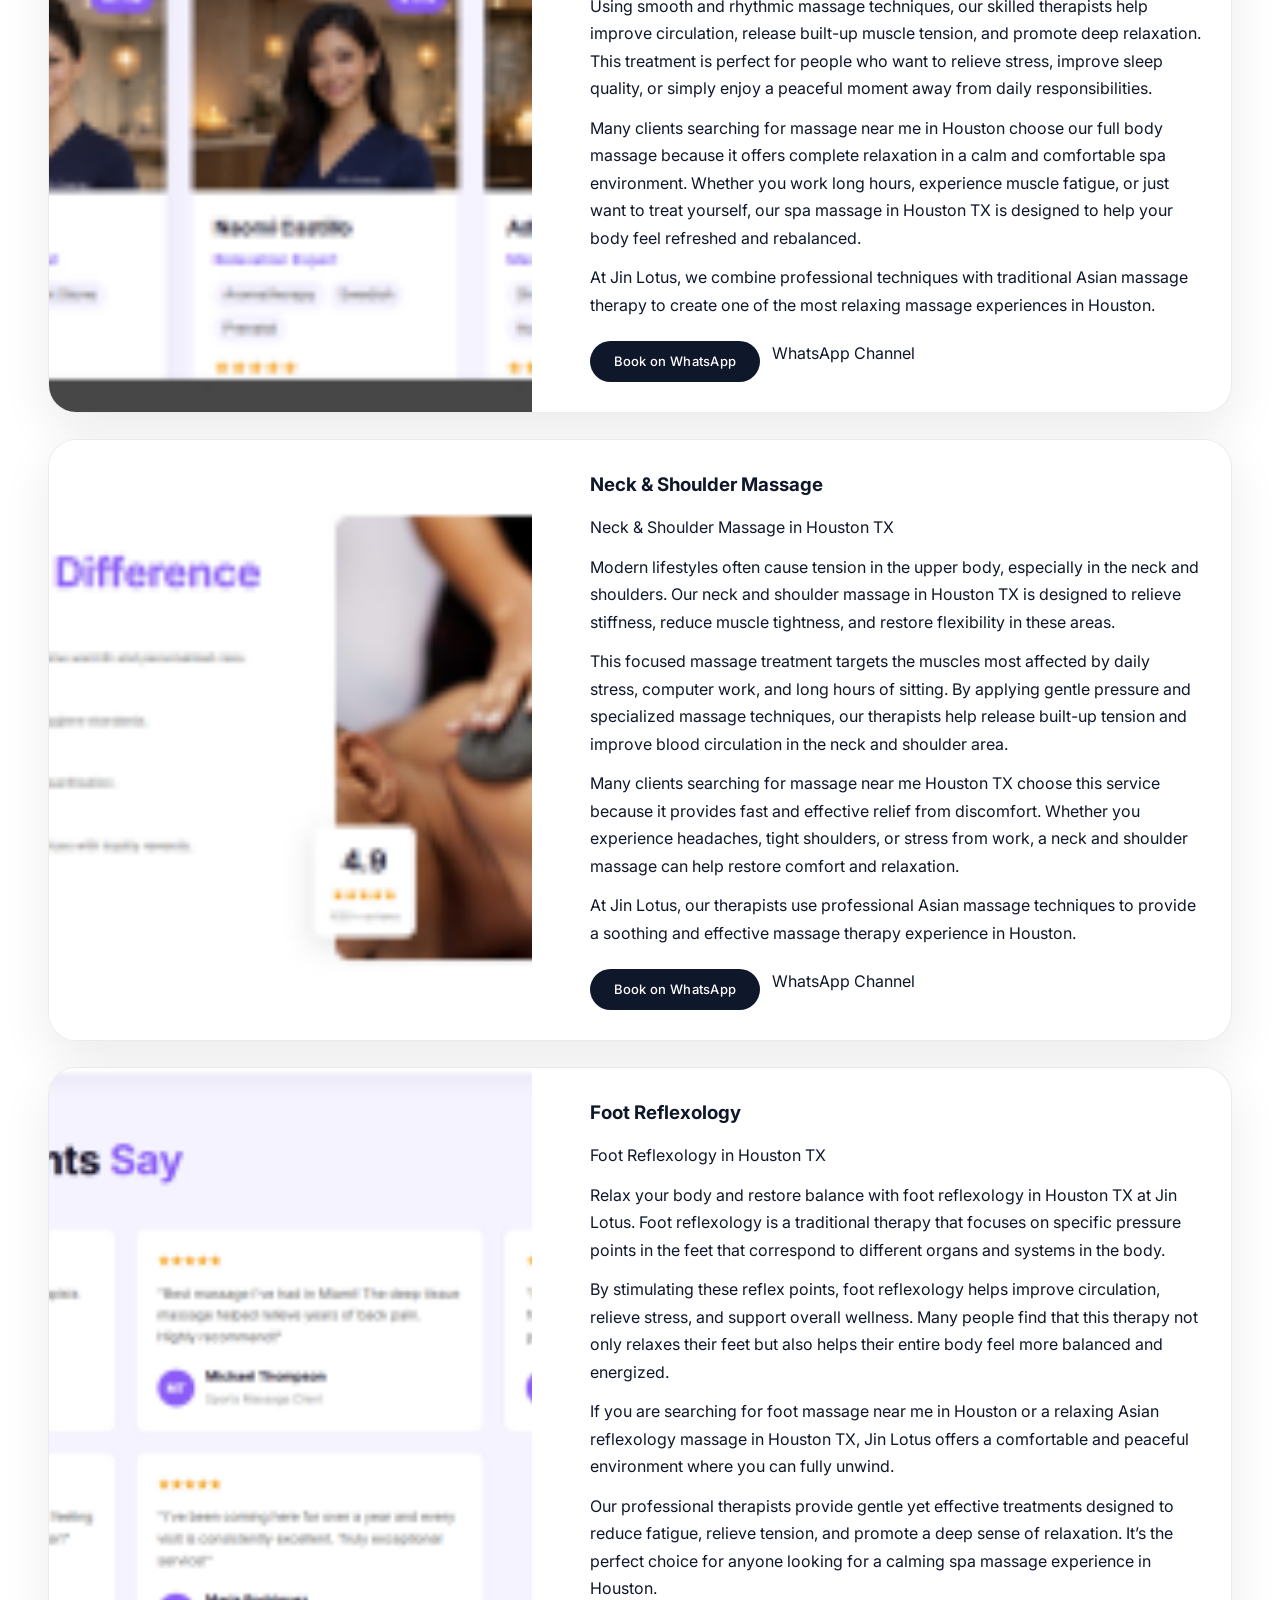
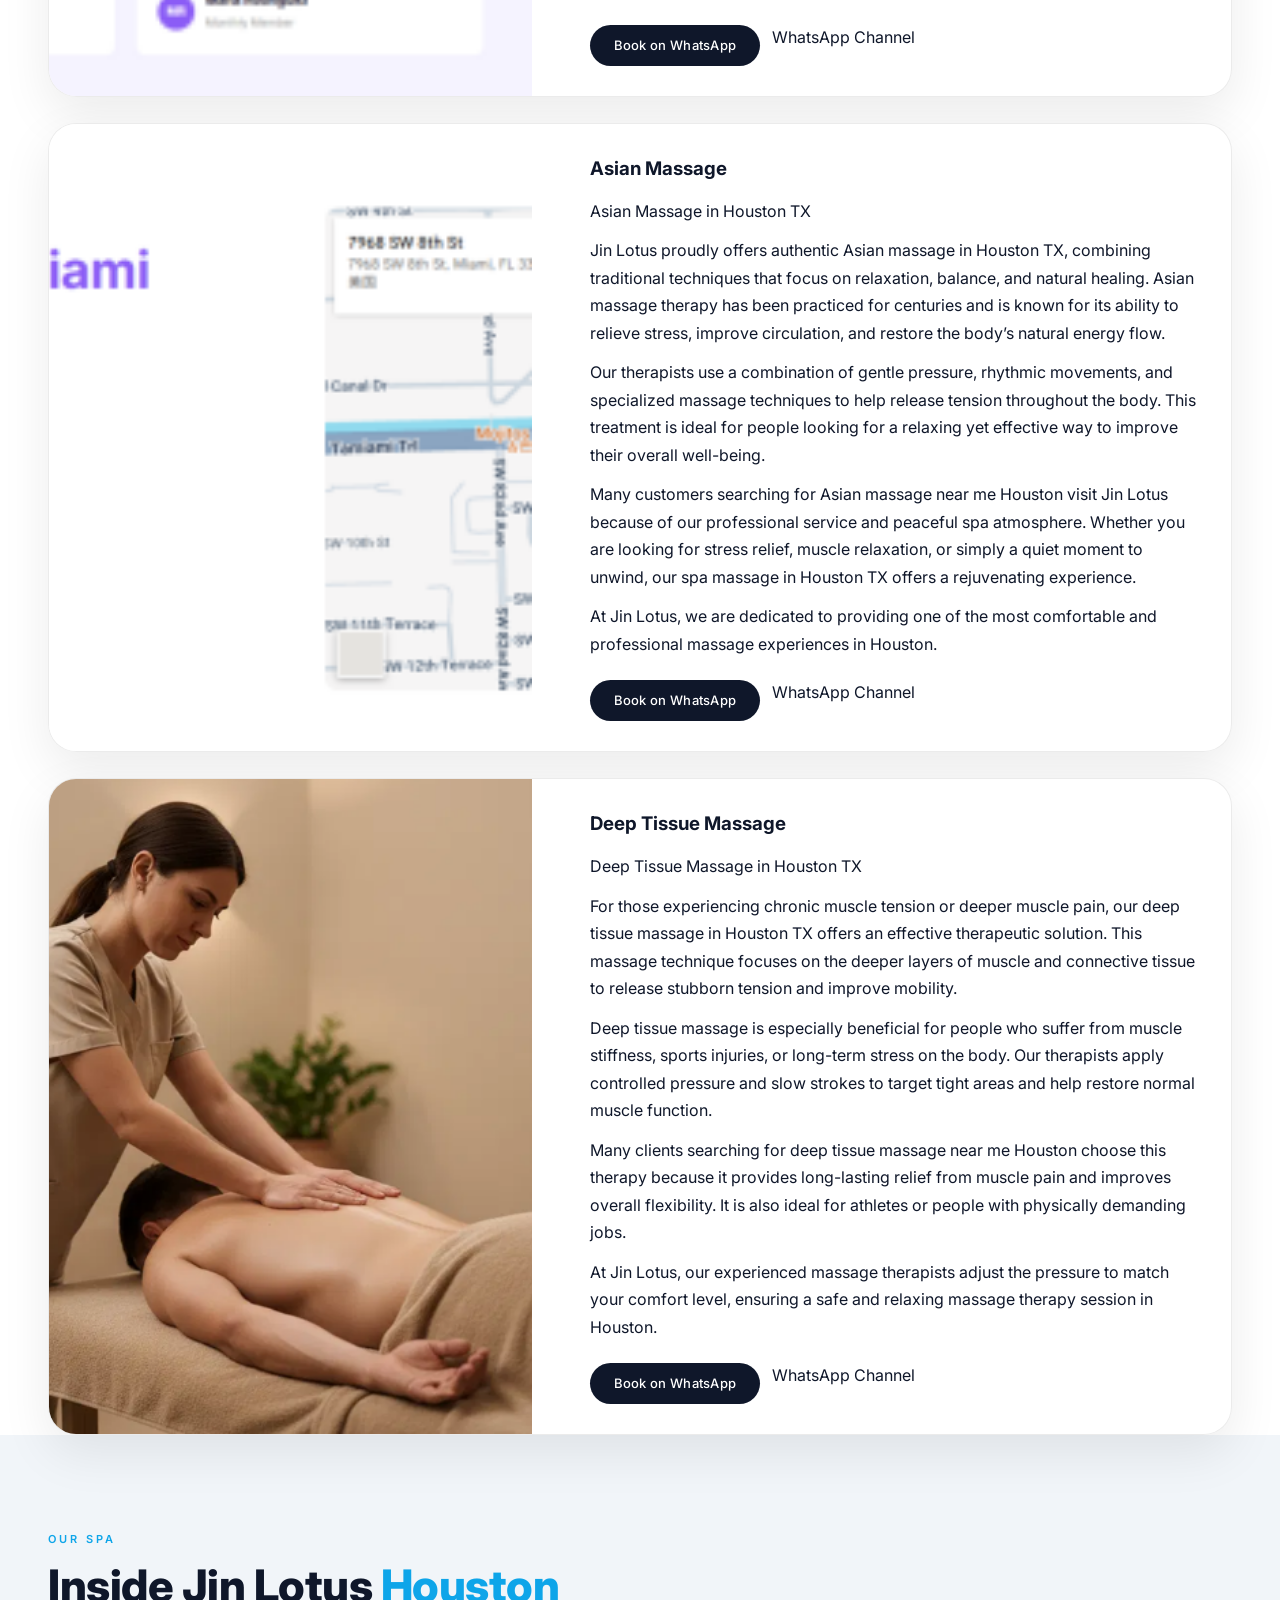
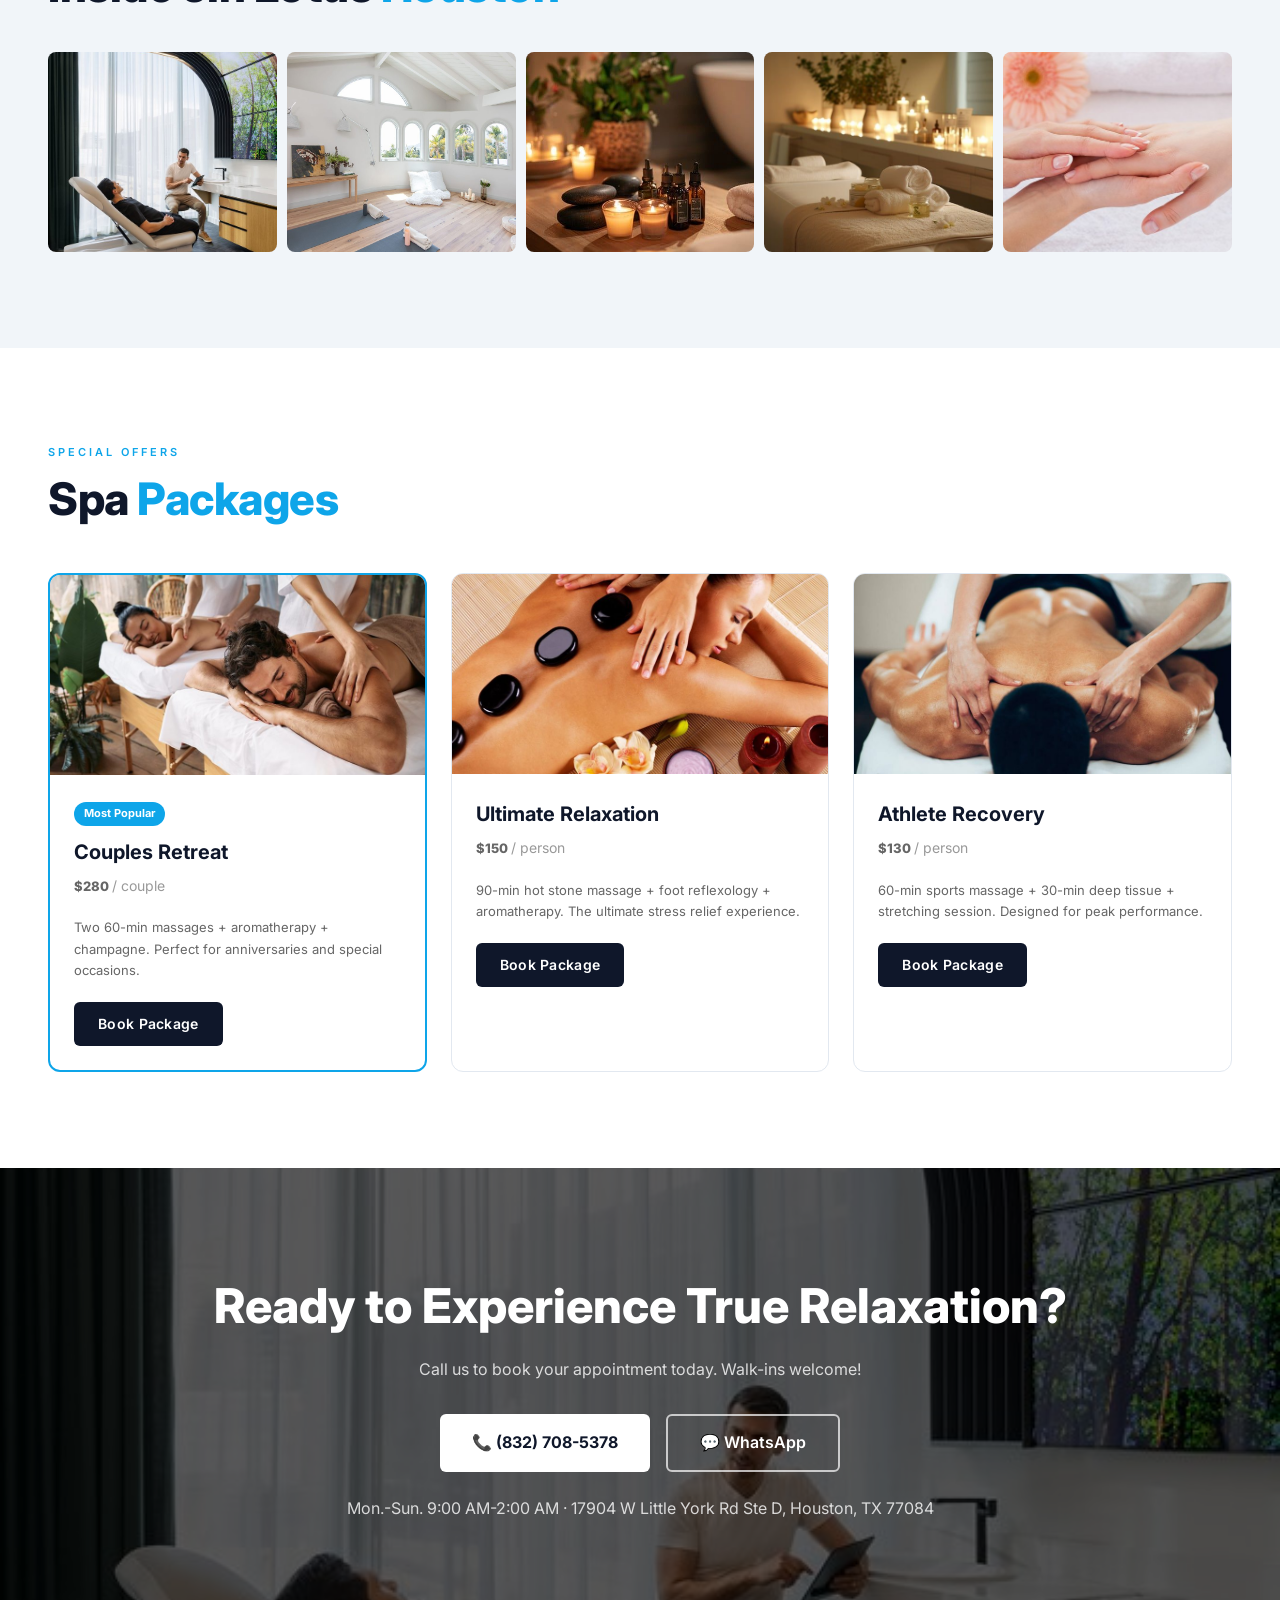
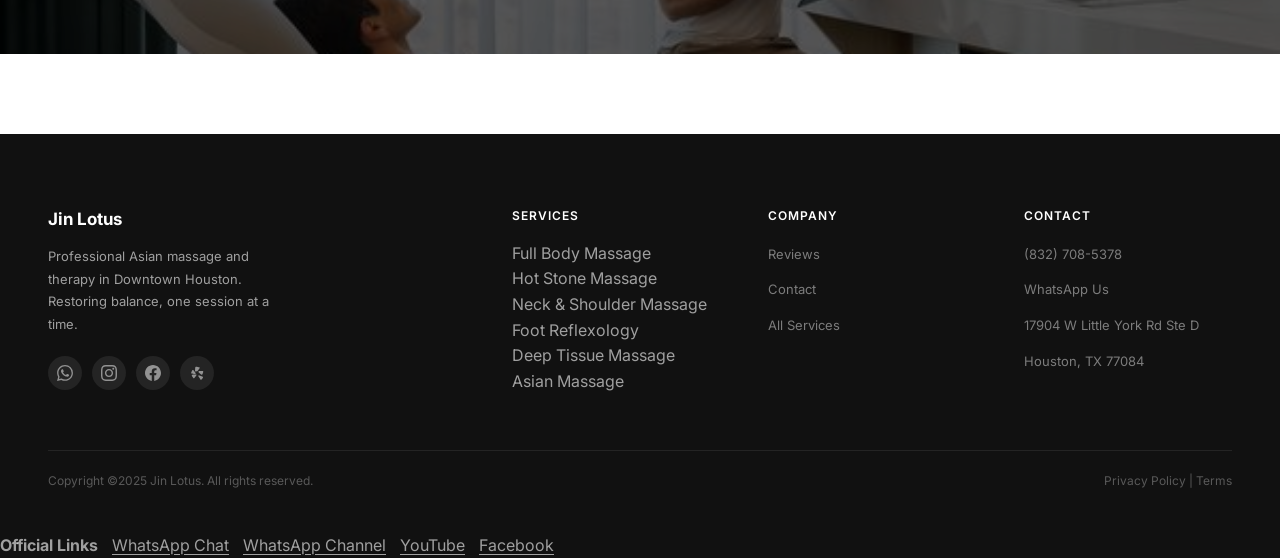
<file: Jin_Spa_Houston_TX/services.html>
<!DOCTYPE html>

<html lang="en"><head>
<meta charset="utf-8"/>
<link href="images/logo.jpg" rel="icon" type="image/jpeg"/>
<meta content="width=device-width, initial-scale=1.0" name="viewport"/>
<title>Jin Lotus - Massage Therapy</title>
<link href="css/styles.css" rel="stylesheet"/></head>
<body>
<div data-v-app="" id="app"><div data-v-d4dc4397="" id="app"><nav class="nav" data-v-d4dc4397=""><div class="container nav__inner" data-v-d4dc4397=""><a class="nav__logo" data-v-d4dc4397="" href="index.html"><img alt="Jin Lotus" class="logo-mark" data-v-d4dc4397="" src="images/logo.jpg"/><span class="logo-name" data-v-d4dc4397="">Jin <em>Lotus</em></span></a><ul class="nav__links" data-v-d4dc4397=""><li data-v-d4dc4397=""><a class="nav__link" data-v-d4dc4397="" href="index.html">Home</a></li><li class="nav__item--dropdown" data-v-d4dc4397=""><a aria-current="page" class="router-link-active router-link-exact-active nav__link" data-v-d4dc4397="" href="services.html">Services</a><ul aria-label="Services submenu" class="nav__submenu"><li><a href="services.html#hot-stone-massage">Hot Stone Massage</a></li><li><a href="services.html#full-body-massage">Full Body Massage</a></li><li><a href="services.html#neck-shoulder-massage">Neck &amp; Shoulder Massage</a></li><li><a href="services.html#foot-reflexology">Foot Reflexology</a></li><li><a href="services.html#asian-massage">Asian Massage</a></li><li><a href="services.html#deep-tissue-massage">Deep Tissue Massage</a></li></ul></li><li data-v-d4dc4397=""><a class="nav__link" data-scroll-target="reviews" data-v-d4dc4397="" href="index.html#reviews">Reviews</a></li><li data-v-d4dc4397=""><a class="nav__link" data-scroll-target="contact" data-v-d4dc4397="" href="index.html#contact">Contact</a></li></ul><div class="nav__right" data-v-d4dc4397=""><a class="nav__phone" data-v-d4dc4397="" href="tel:+18327085378">(832) 708-5378</a><a class="btn-primary" data-v-d4dc4397="" href="https://wa.me/18327085378?text=Hello!%20Thank%20you%20for%20visiting%20our%20SPA%20service%20😊%20What%20would%20you%20like%20to%20know%20about%20our%20massage%20treatments%2C%20pricing%2C%20or%20appointment%20availability%3F" rel="noopener" target="_blank">Book Now</a></div><button class="nav__burger" data-v-d4dc4397=""><span data-v-d4dc4397=""></span><span data-v-d4dc4397=""></span><span data-v-d4dc4397=""></span></button></div><div class="nav__mobile" data-v-d4dc4397=""><a data-v-d4dc4397="" href="index.html">Home</a><a aria-current="page" class="router-link-active router-link-exact-active" data-v-d4dc4397="" href="services.html">Services</a><a class="nav__mobile-subitem" href="services.html#hot-stone-massage">— Hot Stone Massage</a><a class="nav__mobile-subitem" href="services.html#full-body-massage">— Full Body Massage</a><a class="nav__mobile-subitem" href="services.html#neck-shoulder-massage">— Neck &amp; Shoulder Massage</a><a class="nav__mobile-subitem" href="services.html#foot-reflexology">— Foot Reflexology</a><a class="nav__mobile-subitem" href="services.html#asian-massage">— Asian Massage</a><a class="nav__mobile-subitem" href="services.html#deep-tissue-massage">— Deep Tissue Massage</a><a data-scroll-target="reviews" data-v-d4dc4397="" href="index.html#reviews">Reviews</a><a data-scroll-target="contact" data-v-d4dc4397="" href="index.html#contact">Contact</a><a class="btn-accent" data-v-d4dc4397="" href="https://wa.me/18327085378?text=Hello!%20Thank%20you%20for%20visiting%20our%20SPA%20service%20😊%20What%20would%20you%20like%20to%20know%20about%20our%20massage%20treatments%2C%20pricing%2C%20or%20appointment%20availability%3F" rel="noopener" style="margin-top: 8px; text-align: center; justify-content: center;" target="_blank">Book Now</a></div></nav><main data-v-1a2e87e3="" data-v-d4dc4397=""><section class="page-hero" data-v-1a2e87e3=""><div class="page-hero__bg" data-v-1a2e87e3=""><img alt="Banner made from blue ocean navigation image folder" class="updated-word-banner blue-ocean-nav-folder-banner" data-source-folder="blue ocean导航配图" data-v-1a2e87e3="" src="images/banner-updated/blue-ocean-nav-folder-banner.png"/><div class="page-hero__overlay" data-v-1a2e87e3=""></div></div><div class="container page-hero__content" data-v-1a2e87e3=""><p class="page-hero__eyebrow" data-v-1a2e87e3="">JIN LOTUS HOUSTON</p><h1 class="page-hero__title" data-v-1a2e87e3="">Our <span class="accent" data-v-1a2e87e3="">Services</span></h1><p class="page-hero__sub" data-v-1a2e87e3="">Discover our comprehensive menu of therapeutic massage services, each designed to address your unique wellness needs.</p></div></section><section class="services-full section updated-services-section" id="services"><div class="container"><div class="section__header"><span class="eyebrow">Massage Services</span><h2>Jin Lotus Service Menu</h2><p>Choose a service from the secondary navigation or browse the complete list below. Each service includes the updated description and reference image provided in the latest requirements.</p></div><div class="service-quick-nav"><a href="#hot-stone-massage">Hot Stone Massage</a><a href="#full-body-massage">Full Body Massage</a><a href="#neck-shoulder-massage">Neck &amp; Shoulder Massage</a><a href="#foot-reflexology">Foot Reflexology</a><a href="#asian-massage">Asian Massage</a><a href="#deep-tissue-massage">Deep Tissue Massage</a></div><div class="service-detail-list"><article class="service-detail-card" id="hot-stone-massage"><div class="service-detail-card__image"><img alt="Hot Stone Massage" src="images/service-updated/hot-stone-massage.png"/></div><div class="service-detail-card__body"><h3>Hot Stone Massage</h3><p>Hot Stone Massage in Houston TX</p><p>Experience deep relaxation and muscle relief with a hot stone massage in Houston TX at Jin Lotus. This popular spa treatment uses smooth heated stones placed on key areas of the body to help loosen tight muscles and improve blood circulation.</p><p>The warmth from the stones penetrates deeply into the muscles, allowing our therapists to work more effectively while maintaining a soothing and comfortable experience. Hot stone massage is especially helpful for people who suffer from muscle stiffness, stress, or fatigue caused by long work hours.</p><p>Many people searching for hot stone massage near me in Houston choose this therapy because it provides both relaxation and therapeutic benefits. The heat from the stones helps calm the nervous system while relieving tension in the back, shoulders, and legs.</p><p>At Jin Lotus, our experienced therapists create a peaceful spa atmosphere where you can enjoy a truly relaxing spa massage in Houston and leave feeling refreshed, balanced, and energized.</p><div class="service-actions"><a class="btn-primary" href="https://wa.me/18327085378?text=Hello!%20Thank%20you%20for%20visiting%20our%20SPA%20service%20😊%20What%20would%20you%20like%20to%20know%20about%20our%20massage%20treatments%2C%20pricing%2C%20or%20appointment%20availability%3F" rel="noopener" target="_blank">Book on WhatsApp</a><a class="btn-secondary" href="https://whatsapp.com/channel/0029VbCtanqHQbRzZEl7Rv1f" rel="noopener" target="_blank">WhatsApp Channel</a></div></div></article><article class="service-detail-card" id="full-body-massage"><div class="service-detail-card__image"><img alt="Full Body Massage" src="images/service-updated/full-body-massage.png"/></div><div class="service-detail-card__body"><h3>Full Body Massage</h3><p>Full Body Massage in Houston TX</p><p>If you are looking for a relaxing full body massage in Houston TX, Jin Lotus provides a professional spa experience designed to help your body fully relax and recover. Our full body massage focuses on relieving tension throughout the entire body, from your shoulders and back to your legs and feet.</p><p>Using smooth and rhythmic massage techniques, our skilled therapists help improve circulation, release built-up muscle tension, and promote deep relaxation. This treatment is perfect for people who want to relieve stress, improve sleep quality, or simply enjoy a peaceful moment away from daily responsibilities.</p><p>Many clients searching for massage near me in Houston choose our full body massage because it offers complete relaxation in a calm and comfortable spa environment. Whether you work long hours, experience muscle fatigue, or just want to treat yourself, our spa massage in Houston TX is designed to help your body feel refreshed and rebalanced.</p><p>At Jin Lotus, we combine professional techniques with traditional Asian massage therapy to create one of the most relaxing massage experiences in Houston.</p><div class="service-actions"><a class="btn-primary" href="https://wa.me/18327085378?text=Hello!%20Thank%20you%20for%20visiting%20our%20SPA%20service%20😊%20What%20would%20you%20like%20to%20know%20about%20our%20massage%20treatments%2C%20pricing%2C%20or%20appointment%20availability%3F" rel="noopener" target="_blank">Book on WhatsApp</a><a class="btn-secondary" href="https://whatsapp.com/channel/0029VbCtanqHQbRzZEl7Rv1f" rel="noopener" target="_blank">WhatsApp Channel</a></div></div></article><article class="service-detail-card" id="neck-shoulder-massage"><div class="service-detail-card__image"><img alt="Neck &amp; Shoulder Massage" src="images/service-updated/neck-shoulder-massage.png"/></div><div class="service-detail-card__body"><h3>Neck &amp; Shoulder Massage</h3><p>Neck &amp; Shoulder Massage in Houston TX</p><p>Modern lifestyles often cause tension in the upper body, especially in the neck and shoulders. Our neck and shoulder massage in Houston TX is designed to relieve stiffness, reduce muscle tightness, and restore flexibility in these areas.</p><p>This focused massage treatment targets the muscles most affected by daily stress, computer work, and long hours of sitting. By applying gentle pressure and specialized massage techniques, our therapists help release built-up tension and improve blood circulation in the neck and shoulder area.</p><p>Many clients searching for massage near me Houston TX choose this service because it provides fast and effective relief from discomfort. Whether you experience headaches, tight shoulders, or stress from work, a neck and shoulder massage can help restore comfort and relaxation.</p><p>At Jin Lotus, our therapists use professional Asian massage techniques to provide a soothing and effective massage therapy experience in Houston.</p><div class="service-actions"><a class="btn-primary" href="https://wa.me/18327085378?text=Hello!%20Thank%20you%20for%20visiting%20our%20SPA%20service%20😊%20What%20would%20you%20like%20to%20know%20about%20our%20massage%20treatments%2C%20pricing%2C%20or%20appointment%20availability%3F" rel="noopener" target="_blank">Book on WhatsApp</a><a class="btn-secondary" href="https://whatsapp.com/channel/0029VbCtanqHQbRzZEl7Rv1f" rel="noopener" target="_blank">WhatsApp Channel</a></div></div></article><article class="service-detail-card" id="foot-reflexology"><div class="service-detail-card__image"><img alt="Foot Reflexology" src="images/service-updated/foot-reflexology.png"/></div><div class="service-detail-card__body"><h3>Foot Reflexology</h3><p>Foot Reflexology in Houston TX</p><p>Relax your body and restore balance with foot reflexology in Houston TX at Jin Lotus. Foot reflexology is a traditional therapy that focuses on specific pressure points in the feet that correspond to different organs and systems in the body.</p><p>By stimulating these reflex points, foot reflexology helps improve circulation, relieve stress, and support overall wellness. Many people find that this therapy not only relaxes their feet but also helps their entire body feel more balanced and energized.</p><p>If you are searching for foot massage near me in Houston or a relaxing Asian reflexology massage in Houston TX, Jin Lotus offers a comfortable and peaceful environment where you can fully unwind.</p><p>Our professional therapists provide gentle yet effective treatments designed to reduce fatigue, relieve tension, and promote a deep sense of relaxation. It’s the perfect choice for anyone looking for a calming spa massage experience in Houston.</p><div class="service-actions"><a class="btn-primary" href="https://wa.me/18327085378?text=Hello!%20Thank%20you%20for%20visiting%20our%20SPA%20service%20😊%20What%20would%20you%20like%20to%20know%20about%20our%20massage%20treatments%2C%20pricing%2C%20or%20appointment%20availability%3F" rel="noopener" target="_blank">Book on WhatsApp</a><a class="btn-secondary" href="https://whatsapp.com/channel/0029VbCtanqHQbRzZEl7Rv1f" rel="noopener" target="_blank">WhatsApp Channel</a></div></div></article><article class="service-detail-card" id="asian-massage"><div class="service-detail-card__image"><img alt="Asian Massage" src="images/service-updated/asian-massage.png"/></div><div class="service-detail-card__body"><h3>Asian Massage</h3><p>Asian Massage in Houston TX</p><p>Jin Lotus proudly offers authentic Asian massage in Houston TX, combining traditional techniques that focus on relaxation, balance, and natural healing. Asian massage therapy has been practiced for centuries and is known for its ability to relieve stress, improve circulation, and restore the body’s natural energy flow.</p><p>Our therapists use a combination of gentle pressure, rhythmic movements, and specialized massage techniques to help release tension throughout the body. This treatment is ideal for people looking for a relaxing yet effective way to improve their overall well-being.</p><p>Many customers searching for Asian massage near me Houston visit Jin Lotus because of our professional service and peaceful spa atmosphere. Whether you are looking for stress relief, muscle relaxation, or simply a quiet moment to unwind, our spa massage in Houston TX offers a rejuvenating experience.</p><p>At Jin Lotus, we are dedicated to providing one of the most comfortable and professional massage experiences in Houston.</p><div class="service-actions"><a class="btn-primary" href="https://wa.me/18327085378?text=Hello!%20Thank%20you%20for%20visiting%20our%20SPA%20service%20😊%20What%20would%20you%20like%20to%20know%20about%20our%20massage%20treatments%2C%20pricing%2C%20or%20appointment%20availability%3F" rel="noopener" target="_blank">Book on WhatsApp</a><a class="btn-secondary" href="https://whatsapp.com/channel/0029VbCtanqHQbRzZEl7Rv1f" rel="noopener" target="_blank">WhatsApp Channel</a></div></div></article><article class="service-detail-card" id="deep-tissue-massage"><div class="service-detail-card__image"><img alt="Deep Tissue Massage" src="images/service-updated/deep-tissue-massage.png"/></div><div class="service-detail-card__body"><h3>Deep Tissue Massage</h3><p>Deep Tissue Massage in Houston TX</p><p>For those experiencing chronic muscle tension or deeper muscle pain, our deep tissue massage in Houston TX offers an effective therapeutic solution. This massage technique focuses on the deeper layers of muscle and connective tissue to release stubborn tension and improve mobility.</p><p>Deep tissue massage is especially beneficial for people who suffer from muscle stiffness, sports injuries, or long-term stress on the body. Our therapists apply controlled pressure and slow strokes to target tight areas and help restore normal muscle function.</p><p>Many clients searching for deep tissue massage near me Houston choose this therapy because it provides long-lasting relief from muscle pain and improves overall flexibility. It is also ideal for athletes or people with physically demanding jobs.</p><p>At Jin Lotus, our experienced massage therapists adjust the pressure to match your comfort level, ensuring a safe and relaxing massage therapy session in Houston.</p><div class="service-actions"><a class="btn-primary" href="https://wa.me/18327085378?text=Hello!%20Thank%20you%20for%20visiting%20our%20SPA%20service%20😊%20What%20would%20you%20like%20to%20know%20about%20our%20massage%20treatments%2C%20pricing%2C%20or%20appointment%20availability%3F" rel="noopener" target="_blank">Book on WhatsApp</a><a class="btn-secondary" href="https://whatsapp.com/channel/0029VbCtanqHQbRzZEl7Rv1f" rel="noopener" target="_blank">WhatsApp Channel</a></div></div></article></div></div></section><section class="gallery-strip-sec section section--gray" data-v-1a2e87e3=""><div class="container" data-v-1a2e87e3=""><p class="section-eyebrow" data-v-1a2e87e3="">OUR SPA</p><h2 class="section-title" data-v-1a2e87e3="">Inside Jin Lotus <span class="accent" data-v-1a2e87e3="">Houston</span></h2><div class="gallery-row" data-v-1a2e87e3=""><div class="gallery-row__item" data-v-1a2e87e3=""><img alt="Treatment Room" data-v-1a2e87e3="" loading="lazy" src="images/spa-treatment.jpg"/></div><div class="gallery-row__item" data-v-1a2e87e3=""><img alt="Wellness Room" data-v-1a2e87e3="" loading="lazy" src="images/spa-wellness-room.jpg"/></div><div class="gallery-row__item" data-v-1a2e87e3=""><img alt="Spa Candles" data-v-1a2e87e3="" loading="lazy" src="images/spa-candles.jpg"/></div><div class="gallery-row__item" data-v-1a2e87e3=""><img alt="Spa Ambiance" data-v-1a2e87e3="" loading="lazy" src="images/spa-ambiance.jpg"/></div><div class="gallery-row__item" data-v-1a2e87e3=""><img alt="Professional Massage" data-v-1a2e87e3="" loading="lazy" src="images/hands-massage.jpg"/></div></div></div></section><section class="packages section" data-v-1a2e87e3=""><div class="container" data-v-1a2e87e3=""><p class="section-eyebrow" data-v-1a2e87e3="">SPECIAL OFFERS</p><h2 class="section-title" data-v-1a2e87e3="">Spa <span class="accent" data-v-1a2e87e3="">Packages</span></h2><div class="packages-grid" data-v-1a2e87e3=""><div class="pkg-card pkg-card--featured" data-v-1a2e87e3=""><div class="pkg-card__img" data-v-1a2e87e3=""><img alt="Couples Package" data-v-1a2e87e3="" loading="lazy" src="images/service-couples.jpg"/></div><div class="pkg-card__body" data-v-1a2e87e3=""><span class="pkg-badge" data-v-1a2e87e3="">Most Popular</span><h3 data-v-1a2e87e3="">Couples Retreat</h3><p class="pkg-price" data-v-1a2e87e3="">$280 <small data-v-1a2e87e3="">/ couple</small></p><p data-v-1a2e87e3="">Two 60-min massages + aromatherapy + champagne. Perfect for anniversaries and special occasions.</p><a class="btn-primary" data-v-1a2e87e3="" href="https://wa.me/18327085378?text=Hello!%20Thank%20you%20for%20visiting%20our%20SPA%20service%20😊%20What%20would%20you%20like%20to%20know%20about%20our%20massage%20treatments%2C%20pricing%2C%20or%20appointment%20availability%3F" rel="noopener" target="_blank">Book Package</a></div></div><div class="pkg-card" data-v-1a2e87e3=""><div class="pkg-card__img" data-v-1a2e87e3=""><img alt="Relaxation Package" data-v-1a2e87e3="" loading="lazy" src="images/service-hot-stone.jpg"/></div><div class="pkg-card__body" data-v-1a2e87e3=""><h3 data-v-1a2e87e3="">Ultimate Relaxation</h3><p class="pkg-price" data-v-1a2e87e3="">$150 <small data-v-1a2e87e3="">/ person</small></p><p data-v-1a2e87e3="">90-min hot stone massage + foot reflexology + aromatherapy. The ultimate stress relief experience.</p><a class="btn-primary" data-v-1a2e87e3="" href="https://wa.me/18327085378?text=Hello!%20Thank%20you%20for%20visiting%20our%20SPA%20service%20😊%20What%20would%20you%20like%20to%20know%20about%20our%20massage%20treatments%2C%20pricing%2C%20or%20appointment%20availability%3F" rel="noopener" target="_blank">Book Package</a></div></div><div class="pkg-card" data-v-1a2e87e3=""><div class="pkg-card__img" data-v-1a2e87e3=""><img alt="Sports Package" data-v-1a2e87e3="" loading="lazy" src="images/service-sports.jpg"/></div><div class="pkg-card__body" data-v-1a2e87e3=""><h3 data-v-1a2e87e3="">Athlete Recovery</h3><p class="pkg-price" data-v-1a2e87e3="">$130 <small data-v-1a2e87e3="">/ person</small></p><p data-v-1a2e87e3="">60-min sports massage + 30-min deep tissue + stretching session. Designed for peak performance.</p><a class="btn-primary" data-v-1a2e87e3="" href="https://wa.me/18327085378?text=Hello!%20Thank%20you%20for%20visiting%20our%20SPA%20service%20😊%20What%20would%20you%20like%20to%20know%20about%20our%20massage%20treatments%2C%20pricing%2C%20or%20appointment%20availability%3F" rel="noopener" target="_blank">Book Package</a></div></div></div></div></section><section class="booking-cta" data-v-1a2e87e3=""><div class="booking-cta__bg" data-v-1a2e87e3=""><img alt="Book Now" data-v-1a2e87e3="" src="images/spa-treatment.jpg"/><div class="booking-cta__overlay" data-v-1a2e87e3=""></div></div><div class="container booking-cta__content" data-v-1a2e87e3=""><h2 data-v-1a2e87e3="">Ready to Experience True Relaxation?</h2><p data-v-1a2e87e3="">Call us to book your appointment today. Walk-ins welcome!</p><div class="booking-cta__btns" data-v-1a2e87e3=""><a class="btn-white-lg" data-v-1a2e87e3="" href="https://wa.me/18327085378?text=Hello!%20Thank%20you%20for%20visiting%20our%20SPA%20service%20😊%20What%20would%20you%20like%20to%20know%20about%20our%20massage%20treatments%2C%20pricing%2C%20or%20appointment%20availability%3F" rel="noopener" target="_blank">📞 (832) 708-5378</a><a class="btn-outline-white-lg" data-v-1a2e87e3="" href="https://wa.me/18327085378?text=Hello!%20Thank%20you%20for%20visiting%20our%20SPA%20service%20😊%20What%20would%20you%20like%20to%20know%20about%20our%20massage%20treatments%2C%20pricing%2C%20or%20appointment%20availability%3F" rel="noopener" target="_blank">💬 WhatsApp</a></div><p class="booking-cta__hours" data-v-1a2e87e3="">Mon.-Sun. 9:00 AM-2:00 AM · 17904 W Little York Rd Ste D, Houston, TX 77084</p></div></section></main><footer class="footer" data-v-d4dc4397=""><div class="container" data-v-d4dc4397=""><div class="footer__grid" data-v-d4dc4397=""><div class="footer__brand" data-v-d4dc4397=""><div class="footer__logo" data-v-d4dc4397="">Jin Lotus</div><p data-v-d4dc4397="">Professional Asian massage and therapy in Downtown Houston. Restoring balance, one session at a time.</p><div class="footer__social" data-v-d4dc4397=""><a data-v-d4dc4397="" href="https://wa.me/18327085378?text=Hello!%20Thank%20you%20for%20visiting%20our%20SPA%20service%20😊%20What%20would%20you%20like%20to%20know%20about%20our%20massage%20treatments%2C%20pricing%2C%20or%20appointment%20availability%3F" rel="noopener" target="_blank" title="WhatsApp"><svg data-v-d4dc4397="" fill="currentColor" height="16" viewbox="0 0 24 24" width="16"><path d="M17.472 14.382c-.297-.149-1.758-.867-2.03-.967-.273-.099-.471-.148-.67.15-.197.297-.767.966-.94 1.164-.173.199-.347.223-.644.075-.297-.15-1.255-.463-2.39-1.475-.883-.788-1.48-1.761-1.653-2.059-.173-.297-.018-.458.13-.606.134-.133.298-.347.446-.52.149-.174.198-.298.298-.497.099-.198.05-.371-.025-.52-.075-.149-.669-1.612-.916-2.207-.242-.579-.487-.5-.669-.51-.173-.008-.371-.01-.57-.01-.198 0-.52.074-.792.372-.272.297-1.04 1.016-1.04 2.479 0 1.462 1.065 2.875 1.213 3.074.149.198 2.096 3.2 5.077 4.487.709.306 1.262.489 1.694.625.712.227 1.36.195 1.871.118.571-.085 1.758-.719 2.006-1.413.248-.694.248-1.289.173-1.413-.074-.124-.272-.198-.57-.347m-5.421 7.403h-.004a9.87 9.87 0 01-5.031-1.378l-.361-.214-3.741.982.998-3.648-.235-.374a9.86 9.86 0 01-1.51-5.26c.001-5.45 4.436-9.884 9.888-9.884 2.64 0 5.122 1.03 6.988 2.898a9.825 9.825 0 012.893 6.994c-.003 5.45-4.437 9.884-9.885 9.884m8.413-18.297A11.815 11.815 0 0012.05 0C5.495 0 .16 5.335.157 11.892c0 2.096.547 4.142 1.588 5.945L.057 24l6.305-1.654a11.882 11.882 0 005.683 1.448h.005c6.554 0 11.89-5.335 11.893-11.893a11.821 11.821 0 00-3.48-8.413z" data-v-d4dc4397=""></path></svg></a><a data-v-d4dc4397="" href="https://whatsapp.com/channel/0029VbCtanqHQbRzZEl7Rv1f" rel="noopener" target="_blank" title="Instagram"><svg data-v-d4dc4397="" fill="currentColor" height="16" viewbox="0 0 24 24" width="16"><path d="M12 2.163c3.204 0 3.584.012 4.85.07 3.252.148 4.771 1.691 4.919 4.919.058 1.265.069 1.645.069 4.849 0 3.205-.012 3.584-.069 4.849-.149 3.225-1.664 4.771-4.919 4.919-1.266.058-1.644.07-4.85.07-3.204 0-3.584-.012-4.849-.07-3.26-.149-4.771-1.699-4.919-4.92-.058-1.265-.07-1.644-.07-4.849 0-3.204.013-3.583.07-4.849.149-3.227 1.664-4.771 4.919-4.919 1.266-.057 1.645-.069 4.849-.069zm0-2.163c-3.259 0-3.667.014-4.947.072-4.358.2-6.78 2.618-6.98 6.98-.059 1.281-.073 1.689-.073 4.948 0 3.259.014 3.668.072 4.948.2 4.358 2.618 6.78 6.98 6.98 1.281.058 1.689.072 4.948.072 3.259 0 3.668-.014 4.948-.072 4.354-.2 6.782-2.618 6.979-6.98.059-1.28.073-1.689.073-4.948 0-3.259-.014-3.667-.072-4.947-.196-4.354-2.617-6.78-6.979-6.98-1.281-.059-1.69-.073-4.949-.073zm0 5.838c-3.403 0-6.162 2.759-6.162 6.162s2.759 6.163 6.162 6.163 6.162-2.759 6.162-6.163c0-3.403-2.759-6.162-6.162-6.162zm0 10.162c-2.209 0-4-1.79-4-4 0-2.209 1.791-4 4-4s4 1.791 4 4c0 2.21-1.791 4-4 4zm6.406-11.845c-.796 0-1.441.645-1.441 1.44s.645 1.44 1.441 1.44c.795 0 1.439-.645 1.439-1.44s-.644-1.44-1.439-1.44z" data-v-d4dc4397=""></path></svg></a><a data-v-d4dc4397="" href="https://www.facebook.com/jinspahouston/" rel="noopener" target="_blank" title="Facebook"><svg data-v-d4dc4397="" fill="currentColor" height="16" viewbox="0 0 24 24" width="16"><path d="M24 12.073c0-6.627-5.373-12-12-12s-12 5.373-12 12c0 5.99 4.388 10.954 10.125 11.854v-8.385H7.078v-3.47h3.047V9.43c0-3.007 1.792-4.669 4.533-4.669 1.312 0 2.686.235 2.686.235v2.953H15.83c-1.491 0-1.956.925-1.956 1.874v2.25h3.328l-.532 3.47h-2.796v8.385C19.612 23.027 24 18.062 24 12.073z" data-v-d4dc4397=""></path></svg></a><a data-v-d4dc4397="" href="https://www.youtube.com/@JinSPAHoustonTX-d1p" rel="noopener" target="_blank" title="Yelp"><svg data-v-d4dc4397="" fill="currentColor" height="16" viewbox="0 0 24 24" width="16"><path d="M21.111 18.226c-.141.969-2.119 3.483-3.029 3.847-.311.124-.611.094-.85-.09-.154-.12-.314-.365-2.447-3.827l-.633-1.032c-.244-.37-.199-.857.104-1.207.297-.341.762-.47 1.182-.326l1.17.399c3.698 1.261 3.929 1.388 4.076 1.513.283.237.375.583.427.723zm-9.896-3.424c-.193-.437-.635-.71-1.109-.685l-1.22.064c-3.916.213-4.169.267-4.352.375-.31.183-.454.516-.424.861.08.975 1.752 3.775 2.567 4.293.276.175.593.208.876.088.189-.079.38-.26 2.857-3.478l.768-1.018c.234-.31.23-.762-.003-1.1zm10.147-4.908c-.047-.352-.268-.654-.591-.8-.215-.097-.467-.124-4.293-.001l-1.224.038c-.474.015-.888.313-1.052.754-.159.432-.026.913.333 1.208l.951.778c3.005 2.461 3.225 2.602 3.427 2.666.34.107.7-.003.958-.286.711-.784 1.641-3.852 1.491-4.357zm-11.63 3.238c.282-.404.282-.943-.001-1.348L8.97 10.87C6.786 7.801 6.596 7.587 6.396 7.47c-.314-.18-.694-.165-.993.047-.818.574-2.146 3.52-2.098 4.538.016.354.176.666.449.873.185.138.406.204 3.967.588l1.218.131c.474.051.924-.175 1.193-.557zm1.749-3.573c.449.147.942-.011 1.227-.395l.756-1.022c2.367-3.198 2.494-3.441 2.538-3.657.073-.354-.077-.716-.393-.94C14.29 3.032 11.209 2.5 10.25 2.677c-.342.062-.625.272-.774.573-.1.2-.148.436-.369 4.287l-.068 1.221c-.026.476.221.926.642 1.141z" data-v-d4dc4397=""></path></svg></a></div></div><div class="footer__col" data-v-d4dc4397=""><h4 data-v-d4dc4397="">Services</h4><ul data-v-d4dc4397=""><li><a href="services.html#full-body-massage">Full Body Massage</a></li><li><a href="services.html#hot-stone-massage">Hot Stone Massage</a></li><li><a href="services.html#neck-shoulder-massage">Neck &amp; Shoulder Massage</a></li><li><a href="services.html#foot-reflexology">Foot Reflexology</a></li><li><a href="services.html#deep-tissue-massage">Deep Tissue Massage</a></li><li><a href="services.html#asian-massage">Asian Massage</a></li></ul></div><div class="footer__col" data-v-d4dc4397=""><h4 data-v-d4dc4397="">Company</h4><ul data-v-d4dc4397=""><li data-v-d4dc4397=""><a data-scroll-target="reviews" data-v-d4dc4397="" href="index.html#reviews">Reviews</a></li><li data-v-d4dc4397=""><a data-scroll-target="contact" data-v-d4dc4397="" href="index.html#contact">Contact</a></li><li data-v-d4dc4397=""><a aria-current="page" class="router-link-active router-link-exact-active" data-v-d4dc4397="" href="services.html">All Services</a></li></ul></div><div class="footer__col" data-v-d4dc4397=""><h4 data-v-d4dc4397="">Contact</h4><ul data-v-d4dc4397=""><li data-v-d4dc4397=""><a data-v-d4dc4397="" href="tel:+18327085378">(832) 708-5378</a></li><li data-v-d4dc4397=""><a data-v-d4dc4397="" href="https://wa.me/18327085378?text=Hello!%20Thank%20you%20for%20visiting%20our%20SPA%20service%20😊%20What%20would%20you%20like%20to%20know%20about%20our%20massage%20treatments%2C%20pricing%2C%20or%20appointment%20availability%3F" rel="noopener" target="_blank">WhatsApp Us</a></li><li data-v-d4dc4397=""><span data-v-d4dc4397="">17904 W Little York Rd Ste D</span></li><li data-v-d4dc4397=""><span data-v-d4dc4397="">Houston, TX 77084</span></li></ul></div></div><div class="footer__bottom" data-v-d4dc4397=""><span data-v-d4dc4397="">Copyright ©2025 Jin Lotus. All rights reserved.</span><span data-v-d4dc4397=""><a data-v-d4dc4397="" href="#">Privacy Policy</a> | <a data-v-d4dc4397="" href="#">Terms</a></span></div></div><div class="updated-social-links"><strong>Official Links</strong><a href="https://wa.me/18327085378?text=Hello!%20Thank%20you%20for%20visiting%20our%20SPA%20service%20😊%20What%20would%20you%20like%20to%20know%20about%20our%20massage%20treatments%2C%20pricing%2C%20or%20appointment%20availability%3F" rel="noopener" target="_blank">WhatsApp Chat</a><a href="https://whatsapp.com/channel/0029VbCtanqHQbRzZEl7Rv1f" rel="noopener" target="_blank">WhatsApp Channel</a><a href="https://www.youtube.com/@JinSPAHoustonTX-d1p" rel="noopener" target="_blank">YouTube</a><a href="https://www.facebook.com/jinspahouston/" rel="noopener" target="_blank">Facebook</a></div></footer></div></div>
<script src="js/script.js"></script></body></html>
</file>
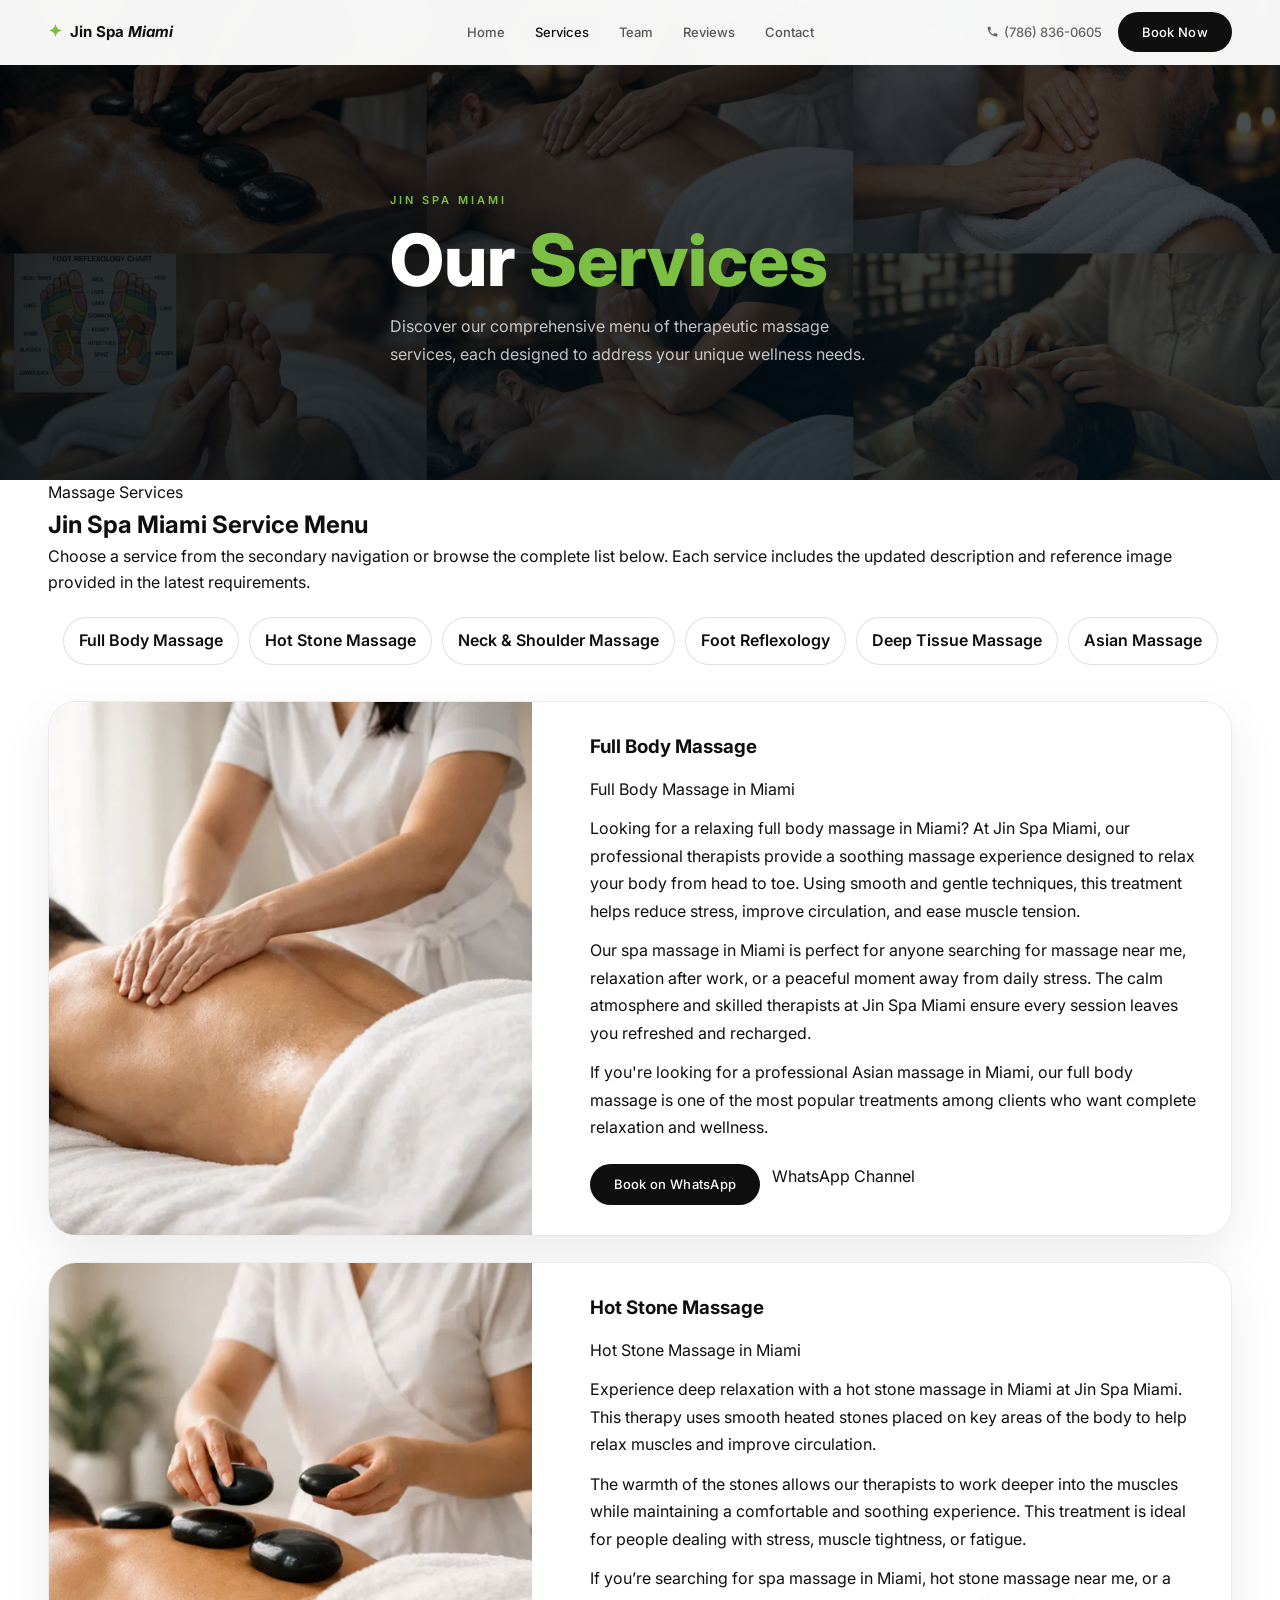
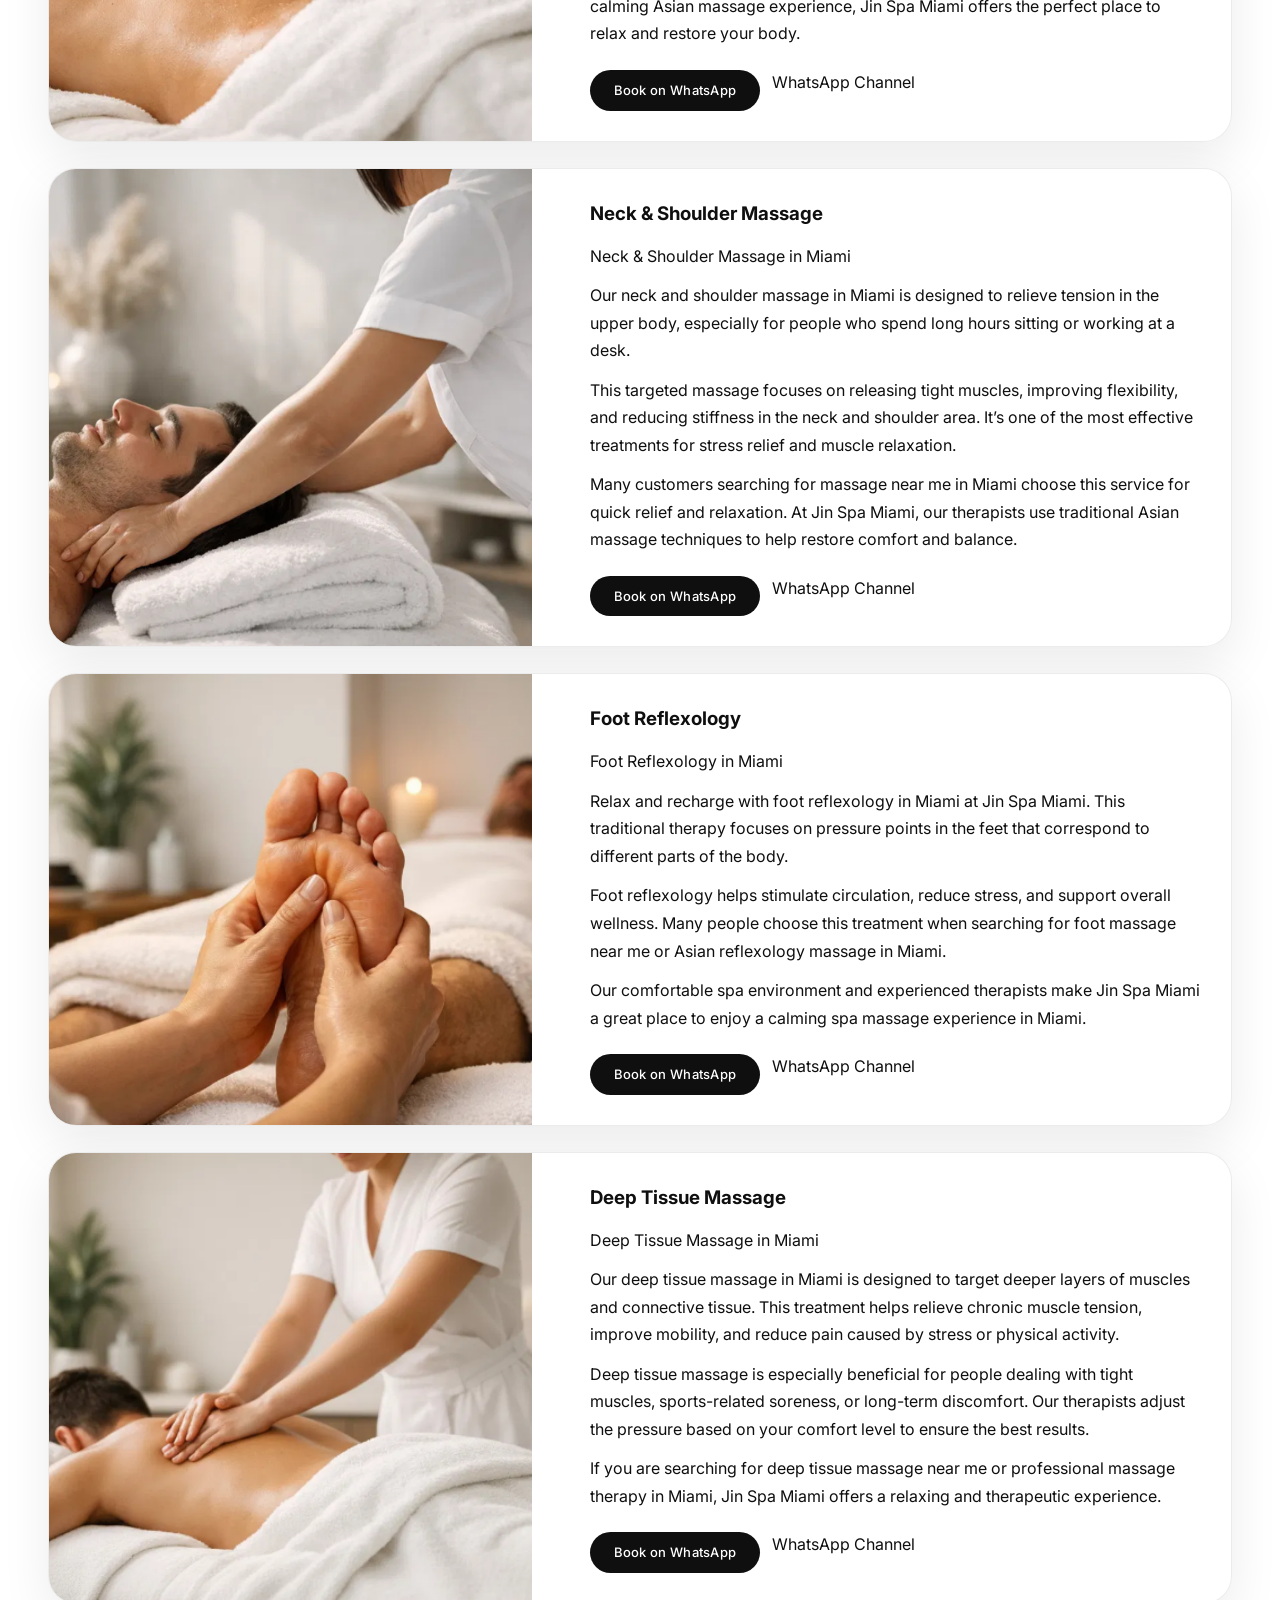
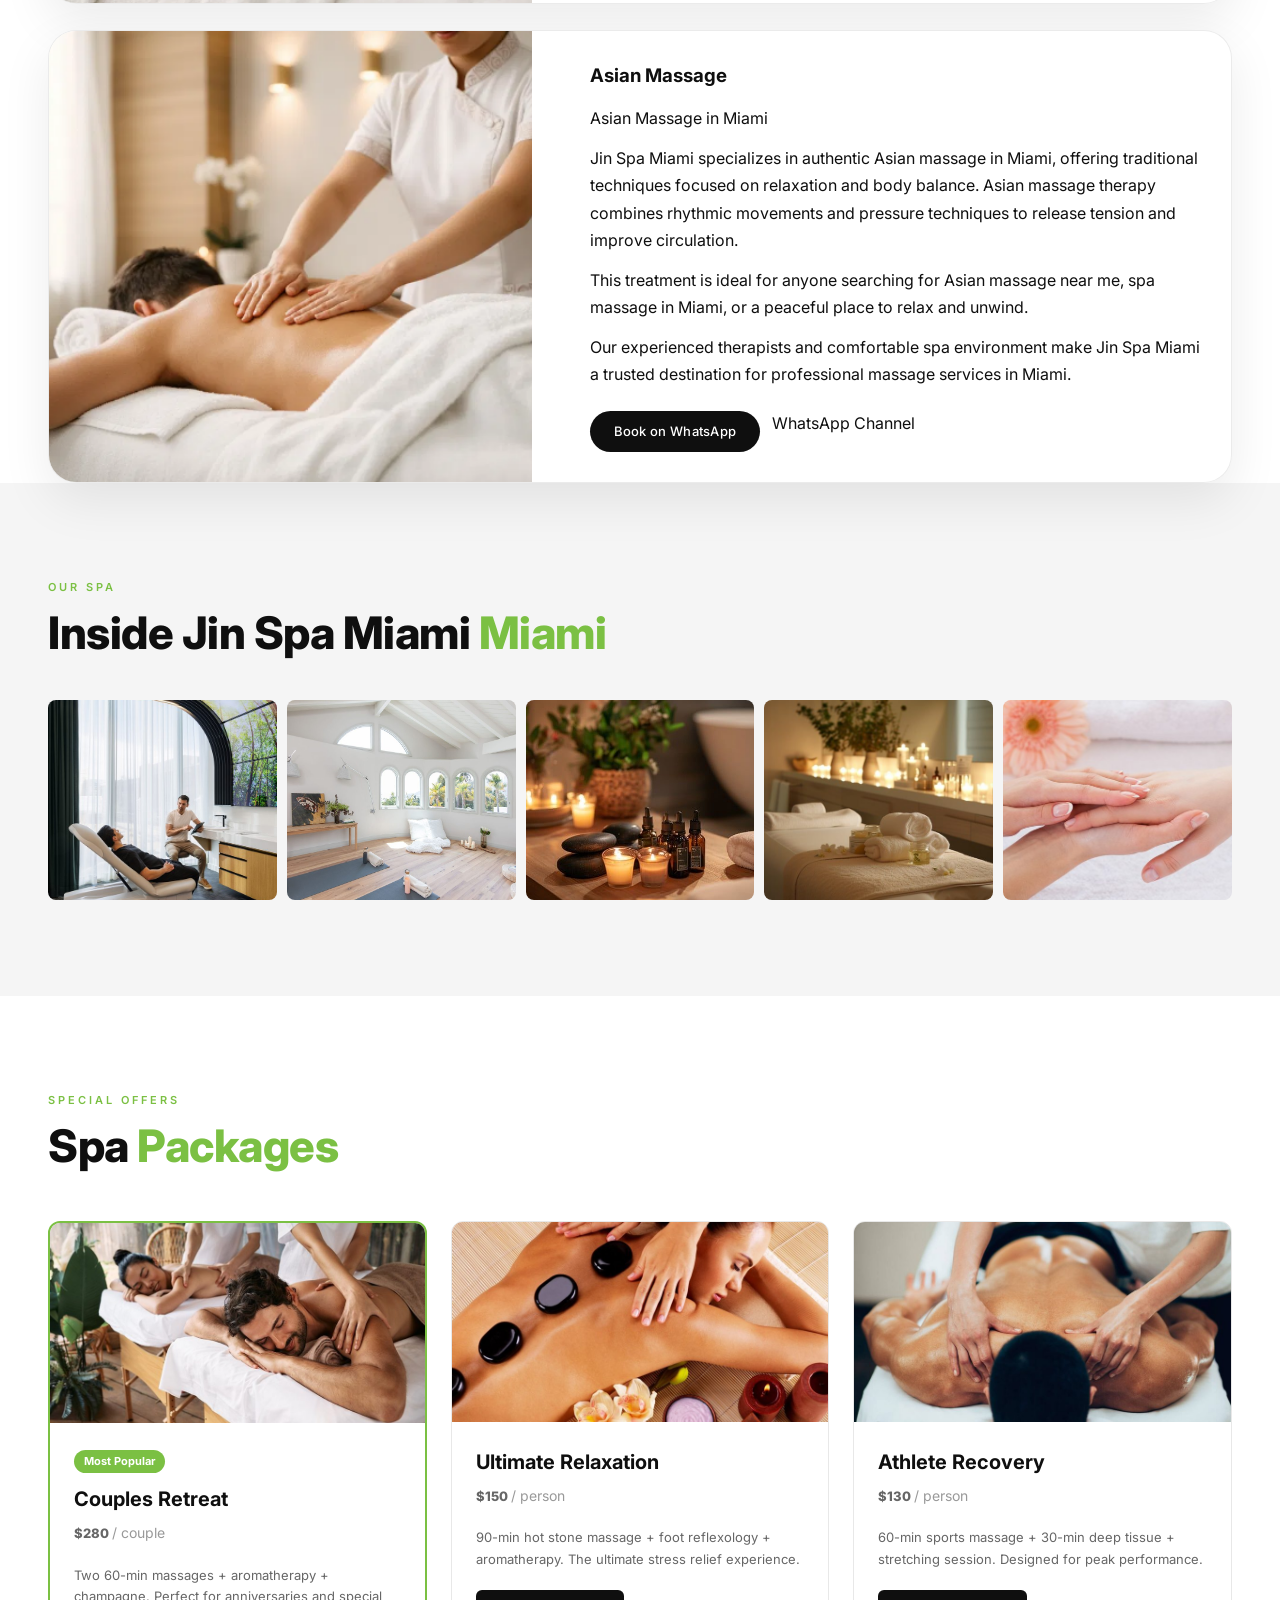
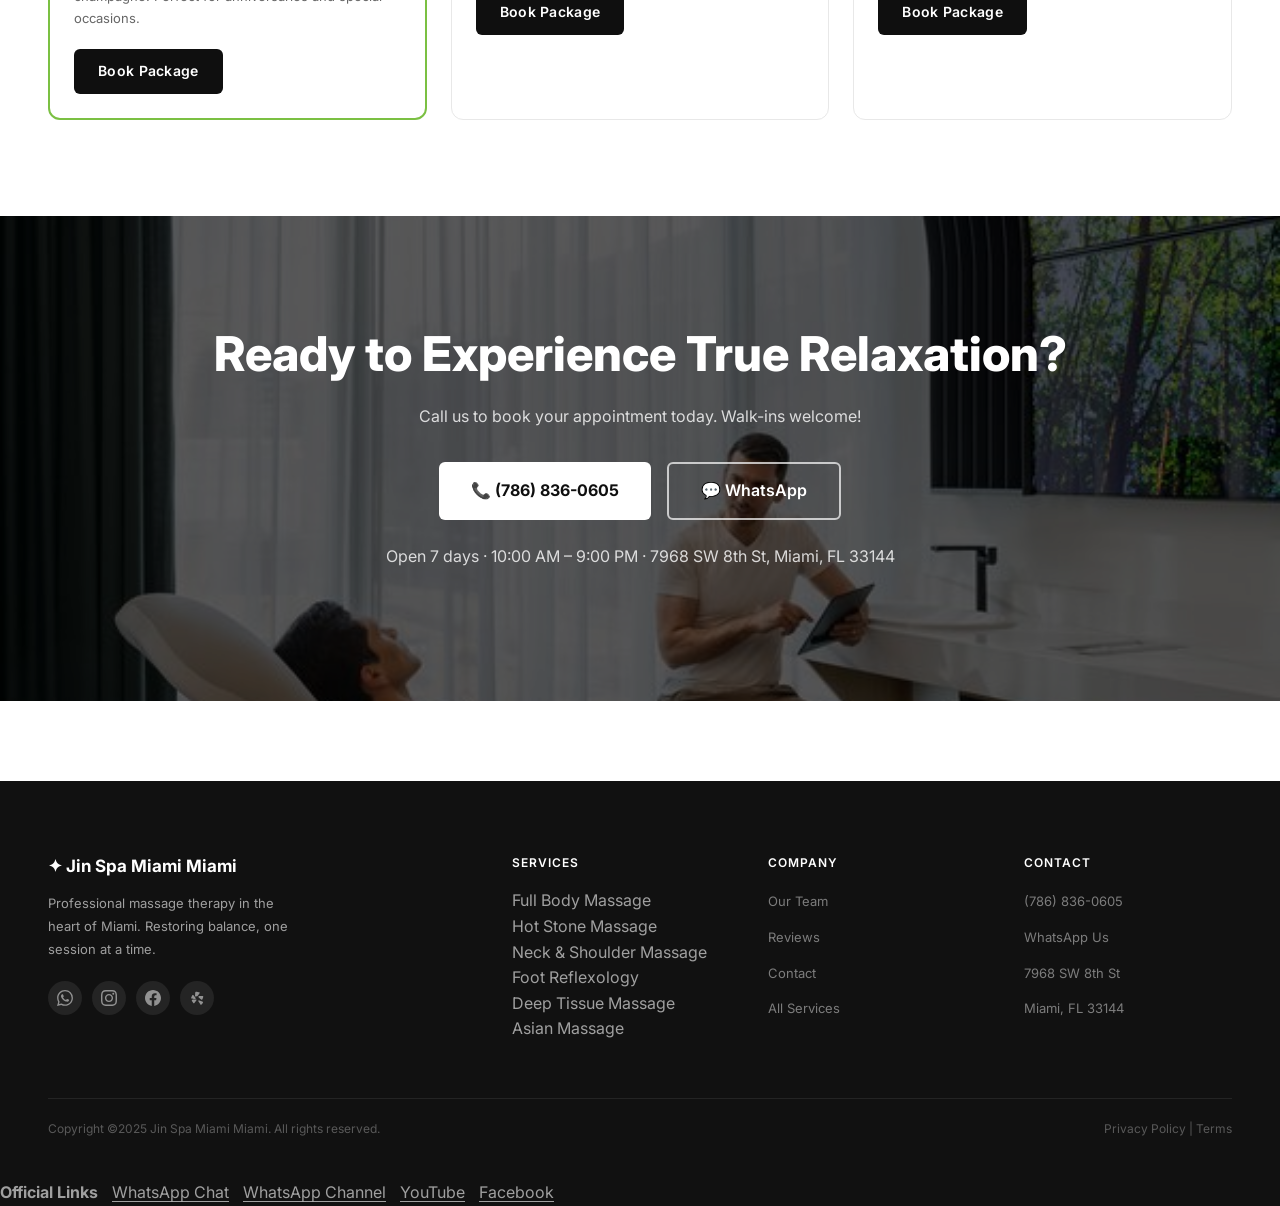
<file: Jin_Spa_Miami/services.html>
<!DOCTYPE html>

<!DOCTYPE html>

<html lang="en"><head>
<meta charset="utf-8"/>
<link href="favicon.svg" rel="icon" type="image/svg+xml"/>
<meta content="width=device-width, initial-scale=1.0" name="viewport"/>
<title>Jin Spa Miami - Massage Therapy</title>
<link href="css/styles.css" rel="stylesheet"/></head>
<body>
<div data-v-app="" id="app"><div data-v-d4dc4397="" id="app"><nav class="nav" data-v-d4dc4397=""><div class="container nav__inner" data-v-d4dc4397=""><a class="nav__logo" data-v-d4dc4397="" href="index.html"><span class="logo-mark" data-v-d4dc4397="">✦</span><span class="logo-name" data-v-d4dc4397="">Jin Spa <em>Miami</em></span></a><ul class="nav__links" data-v-d4dc4397=""><li data-v-d4dc4397=""><a class="nav__link" data-v-d4dc4397="" href="index.html">Home</a></li><li class="nav__item--dropdown" data-v-d4dc4397=""><a aria-current="page" class="router-link-active router-link-exact-active nav__link" data-v-d4dc4397="" href="services.html">Services</a><ul aria-label="Services submenu" class="nav__submenu"><li><a href="services.html#full-body-massage">Full Body Massage</a></li><li><a href="services.html#hot-stone-massage">Hot Stone Massage</a></li><li><a href="services.html#neck-shoulder-massage">Neck &amp; Shoulder Massage</a></li><li><a href="services.html#foot-reflexology">Foot Reflexology</a></li><li><a href="services.html#deep-tissue-massage">Deep Tissue Massage</a></li><li><a href="services.html#asian-massage">Asian Massage</a></li></ul></li><li data-v-d4dc4397=""><a class="nav__link" data-scroll-target="team" data-v-d4dc4397="" href="index.html#team">Team</a></li><li data-v-d4dc4397=""><a class="nav__link" data-scroll-target="reviews" data-v-d4dc4397="" href="index.html#reviews">Reviews</a></li><li data-v-d4dc4397=""><a class="nav__link" data-scroll-target="contact" data-v-d4dc4397="" href="index.html#contact">Contact</a></li></ul><div class="nav__right" data-v-d4dc4397=""><a class="nav__phone" data-v-d4dc4397="" href="tel:+17868360605"><svg data-v-d4dc4397="" fill="currentColor" height="13" viewbox="0 0 24 24" width="13"><path d="M6.6 10.8c1.4 2.8 3.8 5.1 6.6 6.6l2.2-2.2c.3-.3.7-.4 1-.2 1.1.4 2.3.6 3.6.6.6 0 1 .4 1 1V20c0 .6-.4 1-1 1-9.4 0-17-7.6-17-17 0-.6.4-1 1-1h3.5c.6 0 1 .4 1 1 0 1.3.2 2.5.6 3.6.1.3 0 .7-.2 1L6.6 10.8z" data-v-d4dc4397=""></path></svg> (786) 836-0605 </a><a class="btn-primary" data-v-d4dc4397="" href="https://wa.me/17868360605?text=Hello!%20Thank%20you%20for%20visiting%20our%20SPA%20service%20😊%20What%20would%20you%20like%20to%20know%20about%20our%20massage%20treatments%2C%20pricing%2C%20or%20appointment%20availability%3F" rel="noopener" target="_blank">Book Now</a></div><button class="nav__burger" data-v-d4dc4397=""><span data-v-d4dc4397=""></span><span data-v-d4dc4397=""></span><span data-v-d4dc4397=""></span></button></div><div class="nav__mobile" data-v-d4dc4397=""><a data-v-d4dc4397="" href="index.html">Home</a><a aria-current="page" class="router-link-active router-link-exact-active" data-v-d4dc4397="" href="services.html">Services</a><a class="nav__mobile-subitem" href="services.html#full-body-massage">— Full Body Massage</a><a class="nav__mobile-subitem" href="services.html#hot-stone-massage">— Hot Stone Massage</a><a class="nav__mobile-subitem" href="services.html#neck-shoulder-massage">— Neck &amp; Shoulder Massage</a><a class="nav__mobile-subitem" href="services.html#foot-reflexology">— Foot Reflexology</a><a class="nav__mobile-subitem" href="services.html#deep-tissue-massage">— Deep Tissue Massage</a><a class="nav__mobile-subitem" href="services.html#asian-massage">— Asian Massage</a><a data-scroll-target="team" data-v-d4dc4397="" href="index.html#team">Team</a><a data-scroll-target="reviews" data-v-d4dc4397="" href="index.html#reviews">Reviews</a><a data-scroll-target="contact" data-v-d4dc4397="" href="index.html#contact">Contact</a><a class="btn-accent" data-v-d4dc4397="" href="https://wa.me/17868360605?text=Hello!%20Thank%20you%20for%20visiting%20our%20SPA%20service%20😊%20What%20would%20you%20like%20to%20know%20about%20our%20massage%20treatments%2C%20pricing%2C%20or%20appointment%20availability%3F" rel="noopener" style="margin-top: 8px; text-align: center; justify-content: center;" target="_blank">Book Now</a></div></nav><main data-v-1a2e87e3="" data-v-d4dc4397=""><section class="page-hero" data-v-1a2e87e3=""><div class="page-hero__bg" data-v-1a2e87e3=""><img alt="Banner made from blue ocean navigation image folder" class="updated-word-banner blue-ocean-nav-folder-banner" data-source-folder="blue ocean导航配图" data-v-1a2e87e3="" src="images/banner-updated/blue-ocean-nav-folder-banner.png"/><div class="page-hero__overlay" data-v-1a2e87e3=""></div></div><div class="container page-hero__content" data-v-1a2e87e3=""><p class="page-hero__eyebrow" data-v-1a2e87e3="">JIN SPA MIAMI</p><h1 class="page-hero__title" data-v-1a2e87e3="">Our <span class="accent" data-v-1a2e87e3="">Services</span></h1><p class="page-hero__sub" data-v-1a2e87e3="">Discover our comprehensive menu of therapeutic massage services, each designed to address your unique wellness needs.</p></div></section><section class="services-full section updated-services-section" id="services"><div class="container"><div class="section__header"><span class="eyebrow">Massage Services</span><h2>Jin Spa Miami Service Menu</h2><p>Choose a service from the secondary navigation or browse the complete list below. Each service includes the updated description and reference image provided in the latest requirements.</p></div><div class="service-quick-nav"><a href="#full-body-massage">Full Body Massage</a><a href="#hot-stone-massage">Hot Stone Massage</a><a href="#neck-shoulder-massage">Neck &amp; Shoulder Massage</a><a href="#foot-reflexology">Foot Reflexology</a><a href="#deep-tissue-massage">Deep Tissue Massage</a><a href="#asian-massage">Asian Massage</a></div><div class="service-detail-list"><article class="service-detail-card" id="full-body-massage"><div class="service-detail-card__image"><img alt="Full Body Massage" src="images/service-updated/full-body-massage.png"/></div><div class="service-detail-card__body"><h3>Full Body Massage</h3><p>Full Body Massage in Miami</p><p>Looking for a relaxing full body massage in Miami? At Jin Spa Miami, our professional therapists provide a soothing massage experience designed to relax your body from head to toe. Using smooth and gentle techniques, this treatment helps reduce stress, improve circulation, and ease muscle tension.</p><p>Our spa massage in Miami is perfect for anyone searching for massage near me, relaxation after work, or a peaceful moment away from daily stress. The calm atmosphere and skilled therapists at Jin Spa Miami ensure every session leaves you refreshed and recharged.</p><p>If you're looking for a professional Asian massage in Miami, our full body massage is one of the most popular treatments among clients who want complete relaxation and wellness.</p><div class="service-actions"><a class="btn-primary" href="https://wa.me/17868360605?text=Hello!%20Thank%20you%20for%20visiting%20our%20SPA%20service%20😊%20What%20would%20you%20like%20to%20know%20about%20our%20massage%20treatments%2C%20pricing%2C%20or%20appointment%20availability%3F" rel="noopener" target="_blank">Book on WhatsApp</a><a class="btn-secondary" href="https://whatsapp.com/channel/0029VbC1R1V8vd1Vx5Gkgo0L" rel="noopener" target="_blank">WhatsApp Channel</a></div></div></article><article class="service-detail-card" id="hot-stone-massage"><div class="service-detail-card__image"><img alt="Hot Stone Massage" src="images/service-updated/hot-stone-massage.png"/></div><div class="service-detail-card__body"><h3>Hot Stone Massage</h3><p>Hot Stone Massage in Miami</p><p>Experience deep relaxation with a hot stone massage in Miami at Jin Spa Miami. This therapy uses smooth heated stones placed on key areas of the body to help relax muscles and improve circulation.</p><p>The warmth of the stones allows our therapists to work deeper into the muscles while maintaining a comfortable and soothing experience. This treatment is ideal for people dealing with stress, muscle tightness, or fatigue.</p><p>If you’re searching for spa massage in Miami, hot stone massage near me, or a calming Asian massage experience, Jin Spa Miami offers the perfect place to relax and restore your body.</p><div class="service-actions"><a class="btn-primary" href="https://wa.me/17868360605?text=Hello!%20Thank%20you%20for%20visiting%20our%20SPA%20service%20😊%20What%20would%20you%20like%20to%20know%20about%20our%20massage%20treatments%2C%20pricing%2C%20or%20appointment%20availability%3F" rel="noopener" target="_blank">Book on WhatsApp</a><a class="btn-secondary" href="https://whatsapp.com/channel/0029VbC1R1V8vd1Vx5Gkgo0L" rel="noopener" target="_blank">WhatsApp Channel</a></div></div></article><article class="service-detail-card" id="neck-shoulder-massage"><div class="service-detail-card__image"><img alt="Neck &amp; Shoulder Massage" src="images/service-updated/neck-shoulder-massage.png"/></div><div class="service-detail-card__body"><h3>Neck &amp; Shoulder Massage</h3><p>Neck &amp; Shoulder Massage in Miami</p><p>Our neck and shoulder massage in Miami is designed to relieve tension in the upper body, especially for people who spend long hours sitting or working at a desk.</p><p>This targeted massage focuses on releasing tight muscles, improving flexibility, and reducing stiffness in the neck and shoulder area. It’s one of the most effective treatments for stress relief and muscle relaxation.</p><p>Many customers searching for massage near me in Miami choose this service for quick relief and relaxation. At Jin Spa Miami, our therapists use traditional Asian massage techniques to help restore comfort and balance.</p><div class="service-actions"><a class="btn-primary" href="https://wa.me/17868360605?text=Hello!%20Thank%20you%20for%20visiting%20our%20SPA%20service%20😊%20What%20would%20you%20like%20to%20know%20about%20our%20massage%20treatments%2C%20pricing%2C%20or%20appointment%20availability%3F" rel="noopener" target="_blank">Book on WhatsApp</a><a class="btn-secondary" href="https://whatsapp.com/channel/0029VbC1R1V8vd1Vx5Gkgo0L" rel="noopener" target="_blank">WhatsApp Channel</a></div></div></article><article class="service-detail-card" id="foot-reflexology"><div class="service-detail-card__image"><img alt="Foot Reflexology" src="images/service-updated/foot-reflexology.png"/></div><div class="service-detail-card__body"><h3>Foot Reflexology</h3><p>Foot Reflexology in Miami</p><p>Relax and recharge with foot reflexology in Miami at Jin Spa Miami. This traditional therapy focuses on pressure points in the feet that correspond to different parts of the body.</p><p>Foot reflexology helps stimulate circulation, reduce stress, and support overall wellness. Many people choose this treatment when searching for foot massage near me or Asian reflexology massage in Miami.</p><p>Our comfortable spa environment and experienced therapists make Jin Spa Miami a great place to enjoy a calming spa massage experience in Miami.</p><div class="service-actions"><a class="btn-primary" href="https://wa.me/17868360605?text=Hello!%20Thank%20you%20for%20visiting%20our%20SPA%20service%20😊%20What%20would%20you%20like%20to%20know%20about%20our%20massage%20treatments%2C%20pricing%2C%20or%20appointment%20availability%3F" rel="noopener" target="_blank">Book on WhatsApp</a><a class="btn-secondary" href="https://whatsapp.com/channel/0029VbC1R1V8vd1Vx5Gkgo0L" rel="noopener" target="_blank">WhatsApp Channel</a></div></div></article><article class="service-detail-card" id="deep-tissue-massage"><div class="service-detail-card__image"><img alt="Deep Tissue Massage" src="images/service-updated/deep-tissue-massage.png"/></div><div class="service-detail-card__body"><h3>Deep Tissue Massage</h3><p>Deep Tissue Massage in Miami</p><p>Our deep tissue massage in Miami is designed to target deeper layers of muscles and connective tissue. This treatment helps relieve chronic muscle tension, improve mobility, and reduce pain caused by stress or physical activity.</p><p>Deep tissue massage is especially beneficial for people dealing with tight muscles, sports-related soreness, or long-term discomfort. Our therapists adjust the pressure based on your comfort level to ensure the best results.</p><p>If you are searching for deep tissue massage near me or professional massage therapy in Miami, Jin Spa Miami offers a relaxing and therapeutic experience.</p><div class="service-actions"><a class="btn-primary" href="https://wa.me/17868360605?text=Hello!%20Thank%20you%20for%20visiting%20our%20SPA%20service%20😊%20What%20would%20you%20like%20to%20know%20about%20our%20massage%20treatments%2C%20pricing%2C%20or%20appointment%20availability%3F" rel="noopener" target="_blank">Book on WhatsApp</a><a class="btn-secondary" href="https://whatsapp.com/channel/0029VbC1R1V8vd1Vx5Gkgo0L" rel="noopener" target="_blank">WhatsApp Channel</a></div></div></article><article class="service-detail-card" id="asian-massage"><div class="service-detail-card__image"><img alt="Asian Massage" src="images/service-updated/asian-massage.png"/></div><div class="service-detail-card__body"><h3>Asian Massage</h3><p>Asian Massage in Miami</p><p>Jin Spa Miami specializes in authentic Asian massage in Miami, offering traditional techniques focused on relaxation and body balance. Asian massage therapy combines rhythmic movements and pressure techniques to release tension and improve circulation.</p><p>This treatment is ideal for anyone searching for Asian massage near me, spa massage in Miami, or a peaceful place to relax and unwind.</p><p>Our experienced therapists and comfortable spa environment make Jin Spa Miami a trusted destination for professional massage services in Miami.</p><div class="service-actions"><a class="btn-primary" href="https://wa.me/17868360605?text=Hello!%20Thank%20you%20for%20visiting%20our%20SPA%20service%20😊%20What%20would%20you%20like%20to%20know%20about%20our%20massage%20treatments%2C%20pricing%2C%20or%20appointment%20availability%3F" rel="noopener" target="_blank">Book on WhatsApp</a><a class="btn-secondary" href="https://whatsapp.com/channel/0029VbC1R1V8vd1Vx5Gkgo0L" rel="noopener" target="_blank">WhatsApp Channel</a></div></div></article></div></div></section><section class="gallery-strip-sec section section--gray" data-v-1a2e87e3=""><div class="container" data-v-1a2e87e3=""><p class="section-eyebrow" data-v-1a2e87e3="">OUR SPA</p><h2 class="section-title" data-v-1a2e87e3="">Inside Jin Spa Miami <span class="accent" data-v-1a2e87e3="">Miami</span></h2><div class="gallery-row" data-v-1a2e87e3=""><div class="gallery-row__item" data-v-1a2e87e3=""><img alt="Treatment Room" data-v-1a2e87e3="" loading="lazy" src="images/spa-treatment.jpg"/></div><div class="gallery-row__item" data-v-1a2e87e3=""><img alt="Wellness Room" data-v-1a2e87e3="" loading="lazy" src="images/spa-wellness-room.jpg"/></div><div class="gallery-row__item" data-v-1a2e87e3=""><img alt="Spa Candles" data-v-1a2e87e3="" loading="lazy" src="images/spa-candles.jpg"/></div><div class="gallery-row__item" data-v-1a2e87e3=""><img alt="Spa Ambiance" data-v-1a2e87e3="" loading="lazy" src="images/spa-ambiance.jpg"/></div><div class="gallery-row__item" data-v-1a2e87e3=""><img alt="Professional Massage" data-v-1a2e87e3="" loading="lazy" src="images/hands-massage.jpg"/></div></div></div></section><section class="packages section" data-v-1a2e87e3=""><div class="container" data-v-1a2e87e3=""><p class="section-eyebrow" data-v-1a2e87e3="">SPECIAL OFFERS</p><h2 class="section-title" data-v-1a2e87e3="">Spa <span class="accent" data-v-1a2e87e3="">Packages</span></h2><div class="packages-grid" data-v-1a2e87e3=""><div class="pkg-card pkg-card--featured" data-v-1a2e87e3=""><div class="pkg-card__img" data-v-1a2e87e3=""><img alt="Couples Package" data-v-1a2e87e3="" loading="lazy" src="images/service-couples.jpg"/></div><div class="pkg-card__body" data-v-1a2e87e3=""><span class="pkg-badge" data-v-1a2e87e3="">Most Popular</span><h3 data-v-1a2e87e3="">Couples Retreat</h3><p class="pkg-price" data-v-1a2e87e3="">$280 <small data-v-1a2e87e3="">/ couple</small></p><p data-v-1a2e87e3="">Two 60-min massages + aromatherapy + champagne. Perfect for anniversaries and special occasions.</p><a class="btn-primary" data-v-1a2e87e3="" href="https://wa.me/17868360605?text=Hello!%20Thank%20you%20for%20visiting%20our%20SPA%20service%20😊%20What%20would%20you%20like%20to%20know%20about%20our%20massage%20treatments%2C%20pricing%2C%20or%20appointment%20availability%3F" rel="noopener" target="_blank">Book Package</a></div></div><div class="pkg-card" data-v-1a2e87e3=""><div class="pkg-card__img" data-v-1a2e87e3=""><img alt="Relaxation Package" data-v-1a2e87e3="" loading="lazy" src="images/service-hot-stone.jpg"/></div><div class="pkg-card__body" data-v-1a2e87e3=""><h3 data-v-1a2e87e3="">Ultimate Relaxation</h3><p class="pkg-price" data-v-1a2e87e3="">$150 <small data-v-1a2e87e3="">/ person</small></p><p data-v-1a2e87e3="">90-min hot stone massage + foot reflexology + aromatherapy. The ultimate stress relief experience.</p><a class="btn-primary" data-v-1a2e87e3="" href="https://wa.me/17868360605?text=Hello!%20Thank%20you%20for%20visiting%20our%20SPA%20service%20😊%20What%20would%20you%20like%20to%20know%20about%20our%20massage%20treatments%2C%20pricing%2C%20or%20appointment%20availability%3F" rel="noopener" target="_blank">Book Package</a></div></div><div class="pkg-card" data-v-1a2e87e3=""><div class="pkg-card__img" data-v-1a2e87e3=""><img alt="Sports Package" data-v-1a2e87e3="" loading="lazy" src="images/service-sports.jpg"/></div><div class="pkg-card__body" data-v-1a2e87e3=""><h3 data-v-1a2e87e3="">Athlete Recovery</h3><p class="pkg-price" data-v-1a2e87e3="">$130 <small data-v-1a2e87e3="">/ person</small></p><p data-v-1a2e87e3="">60-min sports massage + 30-min deep tissue + stretching session. Designed for peak performance.</p><a class="btn-primary" data-v-1a2e87e3="" href="https://wa.me/17868360605?text=Hello!%20Thank%20you%20for%20visiting%20our%20SPA%20service%20😊%20What%20would%20you%20like%20to%20know%20about%20our%20massage%20treatments%2C%20pricing%2C%20or%20appointment%20availability%3F" rel="noopener" target="_blank">Book Package</a></div></div></div></div></section><section class="booking-cta" data-v-1a2e87e3=""><div class="booking-cta__bg" data-v-1a2e87e3=""><img alt="Book Now" data-v-1a2e87e3="" src="images/spa-treatment.jpg"/><div class="booking-cta__overlay" data-v-1a2e87e3=""></div></div><div class="container booking-cta__content" data-v-1a2e87e3=""><h2 data-v-1a2e87e3="">Ready to Experience True Relaxation?</h2><p data-v-1a2e87e3="">Call us to book your appointment today. Walk-ins welcome!</p><div class="booking-cta__btns" data-v-1a2e87e3=""><a class="btn-white-lg" data-v-1a2e87e3="" href="https://wa.me/17868360605?text=Hello!%20Thank%20you%20for%20visiting%20our%20SPA%20service%20😊%20What%20would%20you%20like%20to%20know%20about%20our%20massage%20treatments%2C%20pricing%2C%20or%20appointment%20availability%3F" rel="noopener" target="_blank">📞 (786) 836-0605</a><a class="btn-outline-white-lg" data-v-1a2e87e3="" href="https://wa.me/17868360605?text=Hello!%20Thank%20you%20for%20visiting%20our%20SPA%20service%20😊%20What%20would%20you%20like%20to%20know%20about%20our%20massage%20treatments%2C%20pricing%2C%20or%20appointment%20availability%3F" rel="noopener" target="_blank">💬 WhatsApp</a></div><p class="booking-cta__hours" data-v-1a2e87e3="">Open 7 days · 10:00 AM – 9:00 PM · 7968 SW 8th St, Miami, FL 33144</p></div></section></main><footer class="footer" data-v-d4dc4397=""><div class="container" data-v-d4dc4397=""><div class="footer__grid" data-v-d4dc4397=""><div class="footer__brand" data-v-d4dc4397=""><div class="footer__logo" data-v-d4dc4397="">✦ Jin Spa Miami Miami</div><p data-v-d4dc4397="">Professional massage therapy in the heart of Miami. Restoring balance, one session at a time.</p><div class="footer__social" data-v-d4dc4397=""><a data-v-d4dc4397="" href="https://wa.me/17868360605?text=Hello!%20Thank%20you%20for%20visiting%20our%20SPA%20service%20😊%20What%20would%20you%20like%20to%20know%20about%20our%20massage%20treatments%2C%20pricing%2C%20or%20appointment%20availability%3F" rel="noopener" target="_blank" title="WhatsApp"><svg data-v-d4dc4397="" fill="currentColor" height="16" viewbox="0 0 24 24" width="16"><path d="M17.472 14.382c-.297-.149-1.758-.867-2.03-.967-.273-.099-.471-.148-.67.15-.197.297-.767.966-.94 1.164-.173.199-.347.223-.644.075-.297-.15-1.255-.463-2.39-1.475-.883-.788-1.48-1.761-1.653-2.059-.173-.297-.018-.458.13-.606.134-.133.298-.347.446-.52.149-.174.198-.298.298-.497.099-.198.05-.371-.025-.52-.075-.149-.669-1.612-.916-2.207-.242-.579-.487-.5-.669-.51-.173-.008-.371-.01-.57-.01-.198 0-.52.074-.792.372-.272.297-1.04 1.016-1.04 2.479 0 1.462 1.065 2.875 1.213 3.074.149.198 2.096 3.2 5.077 4.487.709.306 1.262.489 1.694.625.712.227 1.36.195 1.871.118.571-.085 1.758-.719 2.006-1.413.248-.694.248-1.289.173-1.413-.074-.124-.272-.198-.57-.347m-5.421 7.403h-.004a9.87 9.87 0 01-5.031-1.378l-.361-.214-3.741.982.998-3.648-.235-.374a9.86 9.86 0 01-1.51-5.26c.001-5.45 4.436-9.884 9.888-9.884 2.64 0 5.122 1.03 6.988 2.898a9.825 9.825 0 012.893 6.994c-.003 5.45-4.437 9.884-9.885 9.884m8.413-18.297A11.815 11.815 0 0012.05 0C5.495 0 .16 5.335.157 11.892c0 2.096.547 4.142 1.588 5.945L.057 24l6.305-1.654a11.882 11.882 0 005.683 1.448h.005c6.554 0 11.89-5.335 11.893-11.893a11.821 11.821 0 00-3.48-8.413z" data-v-d4dc4397=""></path></svg></a><a data-v-d4dc4397="" href="https://whatsapp.com/channel/0029VbC1R1V8vd1Vx5Gkgo0L" rel="noopener" target="_blank" title="Instagram"><svg data-v-d4dc4397="" fill="currentColor" height="16" viewbox="0 0 24 24" width="16"><path d="M12 2.163c3.204 0 3.584.012 4.85.07 3.252.148 4.771 1.691 4.919 4.919.058 1.265.069 1.645.069 4.849 0 3.205-.012 3.584-.069 4.849-.149 3.225-1.664 4.771-4.919 4.919-1.266.058-1.644.07-4.85.07-3.204 0-3.584-.012-4.849-.07-3.26-.149-4.771-1.699-4.919-4.92-.058-1.265-.07-1.644-.07-4.849 0-3.204.013-3.583.07-4.849.149-3.227 1.664-4.771 4.919-4.919 1.266-.057 1.645-.069 4.849-.069zm0-2.163c-3.259 0-3.667.014-4.947.072-4.358.2-6.78 2.618-6.98 6.98-.059 1.281-.073 1.689-.073 4.948 0 3.259.014 3.668.072 4.948.2 4.358 2.618 6.78 6.98 6.98 1.281.058 1.689.072 4.948.072 3.259 0 3.668-.014 4.948-.072 4.354-.2 6.782-2.618 6.979-6.98.059-1.28.073-1.689.073-4.948 0-3.259-.014-3.667-.072-4.947-.196-4.354-2.617-6.78-6.979-6.98-1.281-.059-1.69-.073-4.949-.073zm0 5.838c-3.403 0-6.162 2.759-6.162 6.162s2.759 6.163 6.162 6.163 6.162-2.759 6.162-6.163c0-3.403-2.759-6.162-6.162-6.162zm0 10.162c-2.209 0-4-1.79-4-4 0-2.209 1.791-4 4-4s4 1.791 4 4c0 2.21-1.791 4-4 4zm6.406-11.845c-.796 0-1.441.645-1.441 1.44s.645 1.44 1.441 1.44c.795 0 1.439-.645 1.439-1.44s-.644-1.44-1.439-1.44z" data-v-d4dc4397=""></path></svg></a><a data-v-d4dc4397="" href="https://www.facebook.com/JinSpaMiami/" rel="noopener" target="_blank" title="Facebook"><svg data-v-d4dc4397="" fill="currentColor" height="16" viewbox="0 0 24 24" width="16"><path d="M24 12.073c0-6.627-5.373-12-12-12s-12 5.373-12 12c0 5.99 4.388 10.954 10.125 11.854v-8.385H7.078v-3.47h3.047V9.43c0-3.007 1.792-4.669 4.533-4.669 1.312 0 2.686.235 2.686.235v2.953H15.83c-1.491 0-1.956.925-1.956 1.874v2.25h3.328l-.532 3.47h-2.796v8.385C19.612 23.027 24 18.062 24 12.073z" data-v-d4dc4397=""></path></svg></a><a data-v-d4dc4397="" href="https://www.youtube.com/@JinSpaMiami" rel="noopener" target="_blank" title="Yelp"><svg data-v-d4dc4397="" fill="currentColor" height="16" viewbox="0 0 24 24" width="16"><path d="M21.111 18.226c-.141.969-2.119 3.483-3.029 3.847-.311.124-.611.094-.85-.09-.154-.12-.314-.365-2.447-3.827l-.633-1.032c-.244-.37-.199-.857.104-1.207.297-.341.762-.47 1.182-.326l1.17.399c3.698 1.261 3.929 1.388 4.076 1.513.283.237.375.583.427.723zm-9.896-3.424c-.193-.437-.635-.71-1.109-.685l-1.22.064c-3.916.213-4.169.267-4.352.375-.31.183-.454.516-.424.861.08.975 1.752 3.775 2.567 4.293.276.175.593.208.876.088.189-.079.38-.26 2.857-3.478l.768-1.018c.234-.31.23-.762-.003-1.1zm10.147-4.908c-.047-.352-.268-.654-.591-.8-.215-.097-.467-.124-4.293-.001l-1.224.038c-.474.015-.888.313-1.052.754-.159.432-.026.913.333 1.208l.951.778c3.005 2.461 3.225 2.602 3.427 2.666.34.107.7-.003.958-.286.711-.784 1.641-3.852 1.491-4.357zm-11.63 3.238c.282-.404.282-.943-.001-1.348L8.97 10.87C6.786 7.801 6.596 7.587 6.396 7.47c-.314-.18-.694-.165-.993.047-.818.574-2.146 3.52-2.098 4.538.016.354.176.666.449.873.185.138.406.204 3.967.588l1.218.131c.474.051.924-.175 1.193-.557zm1.749-3.573c.449.147.942-.011 1.227-.395l.756-1.022c2.367-3.198 2.494-3.441 2.538-3.657.073-.354-.077-.716-.393-.94C14.29 3.032 11.209 2.5 10.25 2.677c-.342.062-.625.272-.774.573-.1.2-.148.436-.369 4.287l-.068 1.221c-.026.476.221.926.642 1.141z" data-v-d4dc4397=""></path></svg></a></div></div><div class="footer__col" data-v-d4dc4397=""><h4 data-v-d4dc4397="">Services</h4><ul data-v-d4dc4397=""><li><a href="services.html#full-body-massage">Full Body Massage</a></li><li><a href="services.html#hot-stone-massage">Hot Stone Massage</a></li><li><a href="services.html#neck-shoulder-massage">Neck &amp; Shoulder Massage</a></li><li><a href="services.html#foot-reflexology">Foot Reflexology</a></li><li><a href="services.html#deep-tissue-massage">Deep Tissue Massage</a></li><li><a href="services.html#asian-massage">Asian Massage</a></li></ul></div><div class="footer__col" data-v-d4dc4397=""><h4 data-v-d4dc4397="">Company</h4><ul data-v-d4dc4397=""><li data-v-d4dc4397=""><a data-scroll-target="team" data-v-d4dc4397="" href="index.html#team">Our Team</a></li><li data-v-d4dc4397=""><a data-scroll-target="reviews" data-v-d4dc4397="" href="index.html#reviews">Reviews</a></li><li data-v-d4dc4397=""><a data-scroll-target="contact" data-v-d4dc4397="" href="index.html#contact">Contact</a></li><li data-v-d4dc4397=""><a aria-current="page" class="router-link-active router-link-exact-active" data-v-d4dc4397="" href="services.html">All Services</a></li></ul></div><div class="footer__col" data-v-d4dc4397=""><h4 data-v-d4dc4397="">Contact</h4><ul data-v-d4dc4397=""><li data-v-d4dc4397=""><a data-v-d4dc4397="" href="tel:+17868360605">(786) 836-0605</a></li><li data-v-d4dc4397=""><a data-v-d4dc4397="" href="https://wa.me/17868360605?text=Hello!%20Thank%20you%20for%20visiting%20our%20SPA%20service%20😊%20What%20would%20you%20like%20to%20know%20about%20our%20massage%20treatments%2C%20pricing%2C%20or%20appointment%20availability%3F" rel="noopener" target="_blank">WhatsApp Us</a></li><li data-v-d4dc4397=""><span data-v-d4dc4397="">7968 SW 8th St</span></li><li data-v-d4dc4397=""><span data-v-d4dc4397="">Miami, FL 33144</span></li></ul></div></div><div class="footer__bottom" data-v-d4dc4397=""><span data-v-d4dc4397="">Copyright ©2025 Jin Spa Miami Miami. All rights reserved.</span><span data-v-d4dc4397=""><a data-v-d4dc4397="" href="#">Privacy Policy</a> | <a data-v-d4dc4397="" href="#">Terms</a></span></div></div><div class="updated-social-links"><strong>Official Links</strong><a href="https://wa.me/17868360605?text=Hello!%20Thank%20you%20for%20visiting%20our%20SPA%20service%20😊%20What%20would%20you%20like%20to%20know%20about%20our%20massage%20treatments%2C%20pricing%2C%20or%20appointment%20availability%3F" rel="noopener" target="_blank">WhatsApp Chat</a><a href="https://whatsapp.com/channel/0029VbC1R1V8vd1Vx5Gkgo0L" rel="noopener" target="_blank">WhatsApp Channel</a><a href="https://www.youtube.com/@JinSpaMiami" rel="noopener" target="_blank">YouTube</a><a href="https://www.facebook.com/JinSpaMiami/" rel="noopener" target="_blank">Facebook</a></div></footer></div></div>
<script src="js/script.js"></script></body></html>
</file>
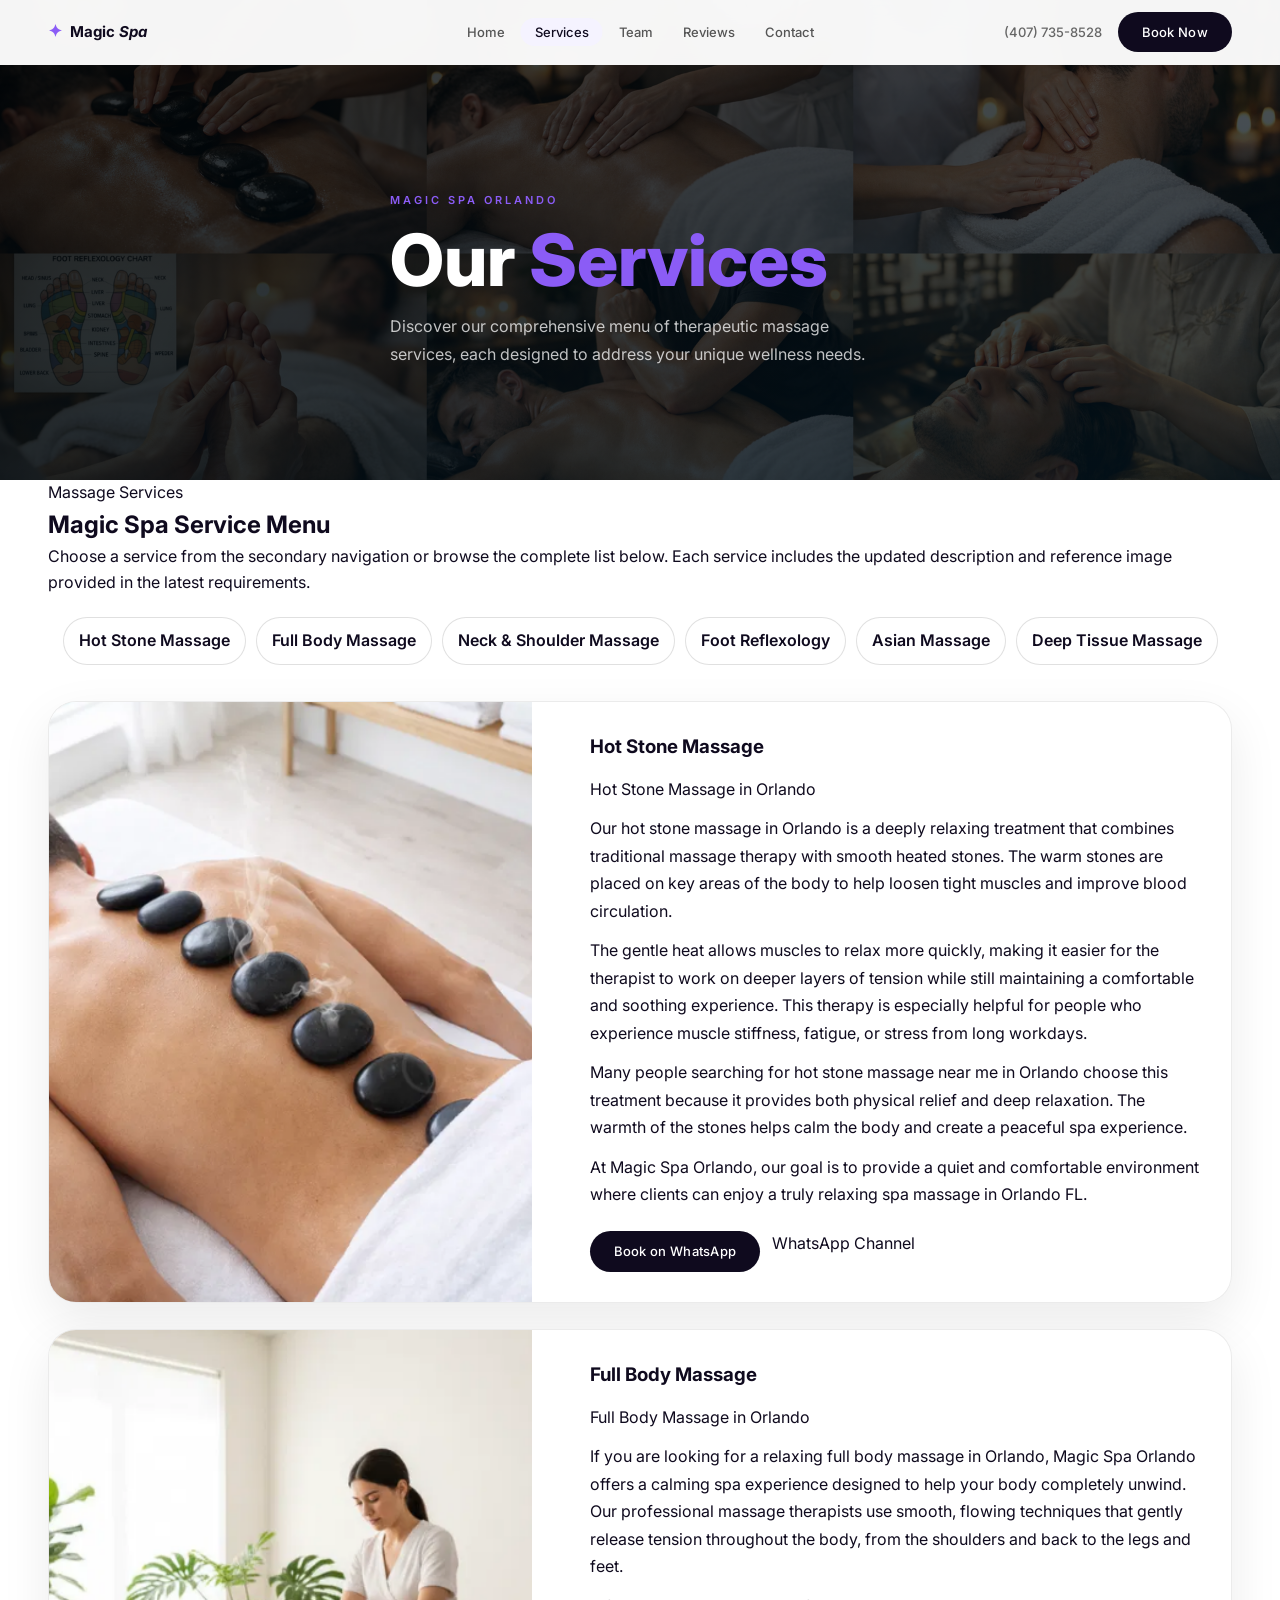
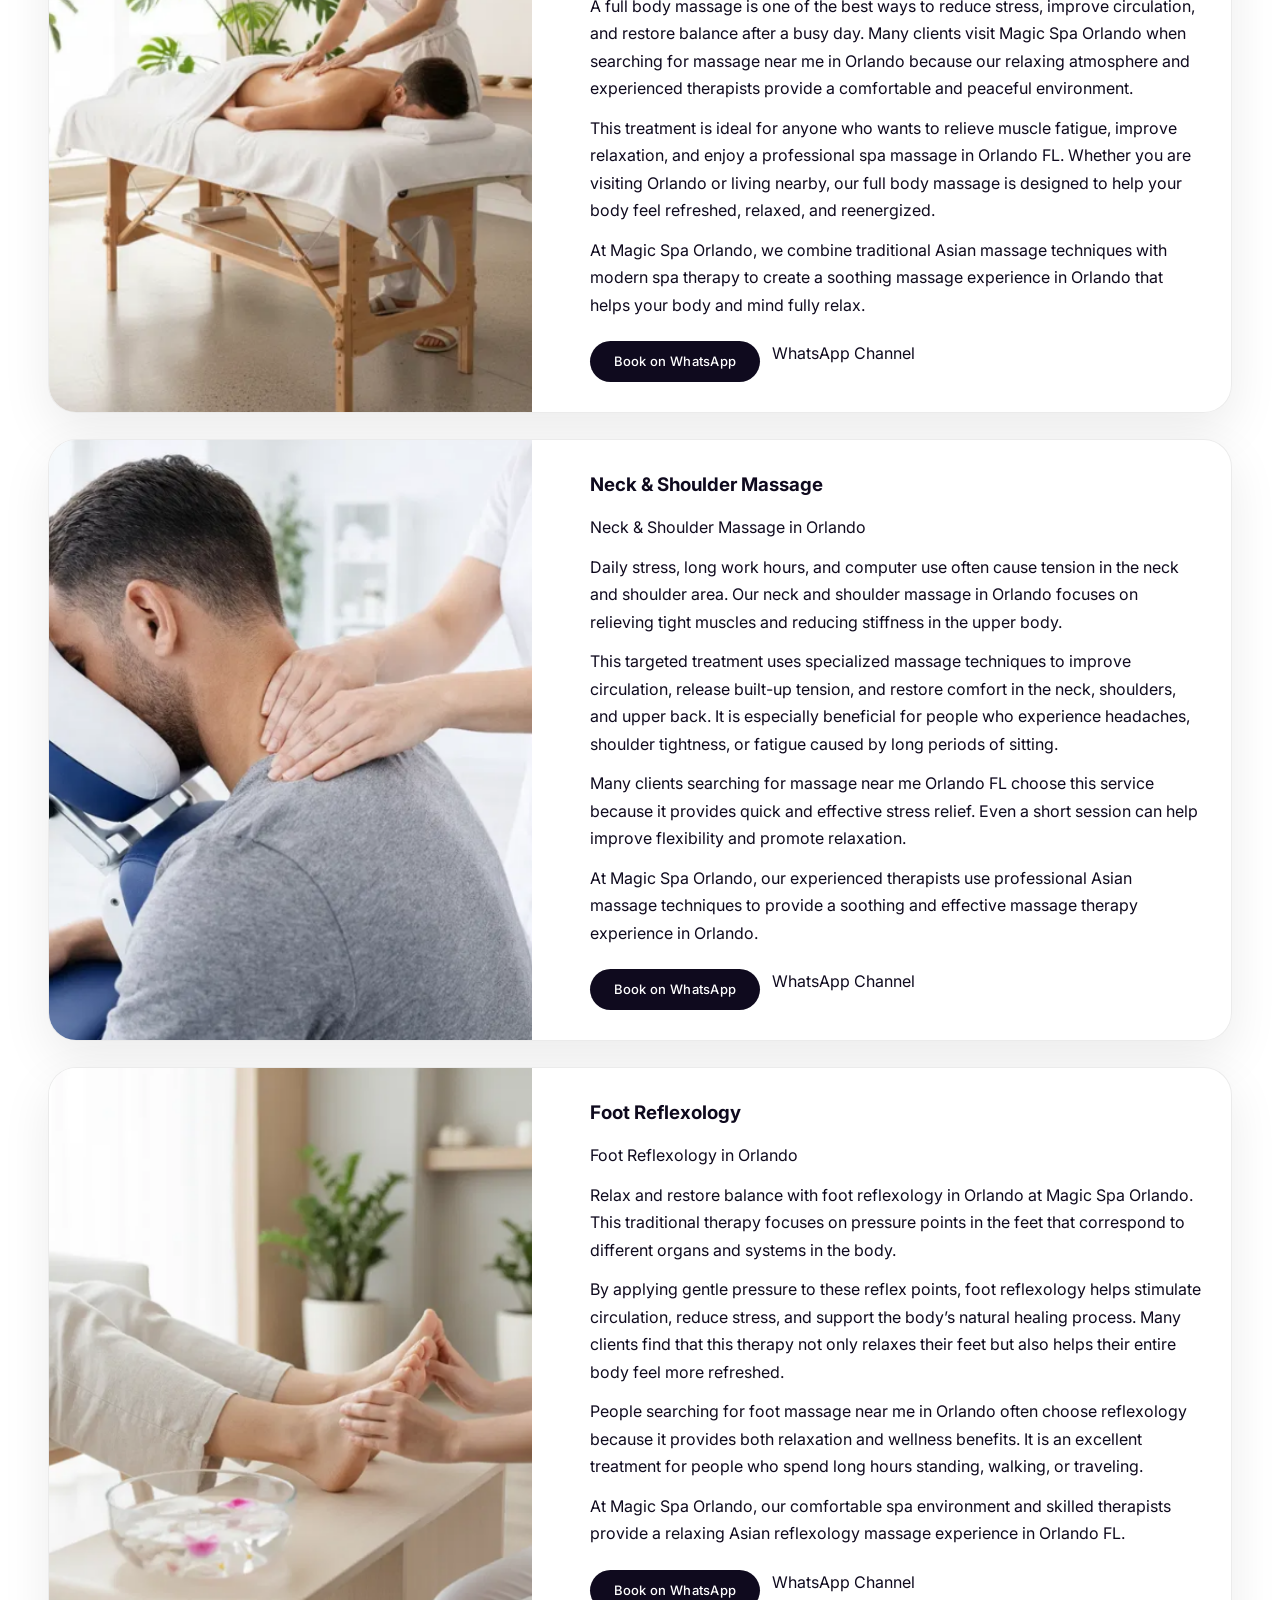
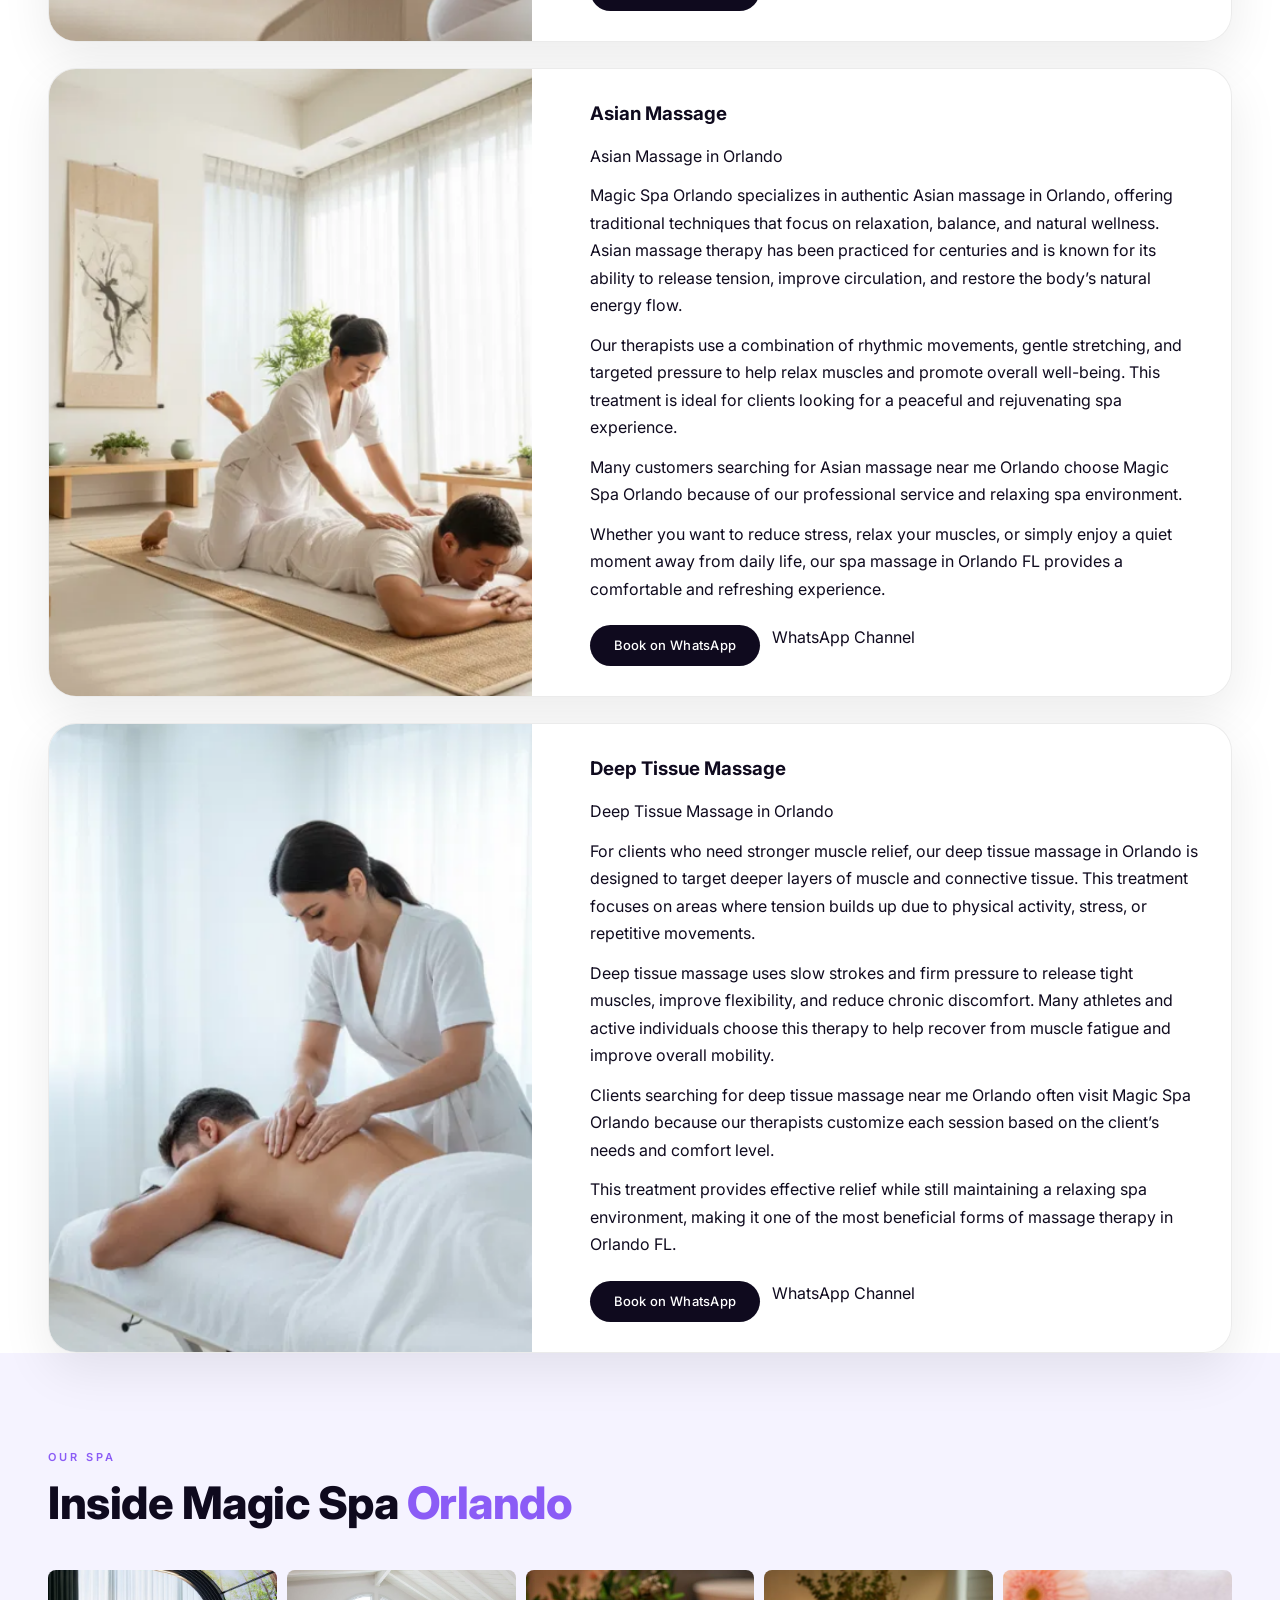
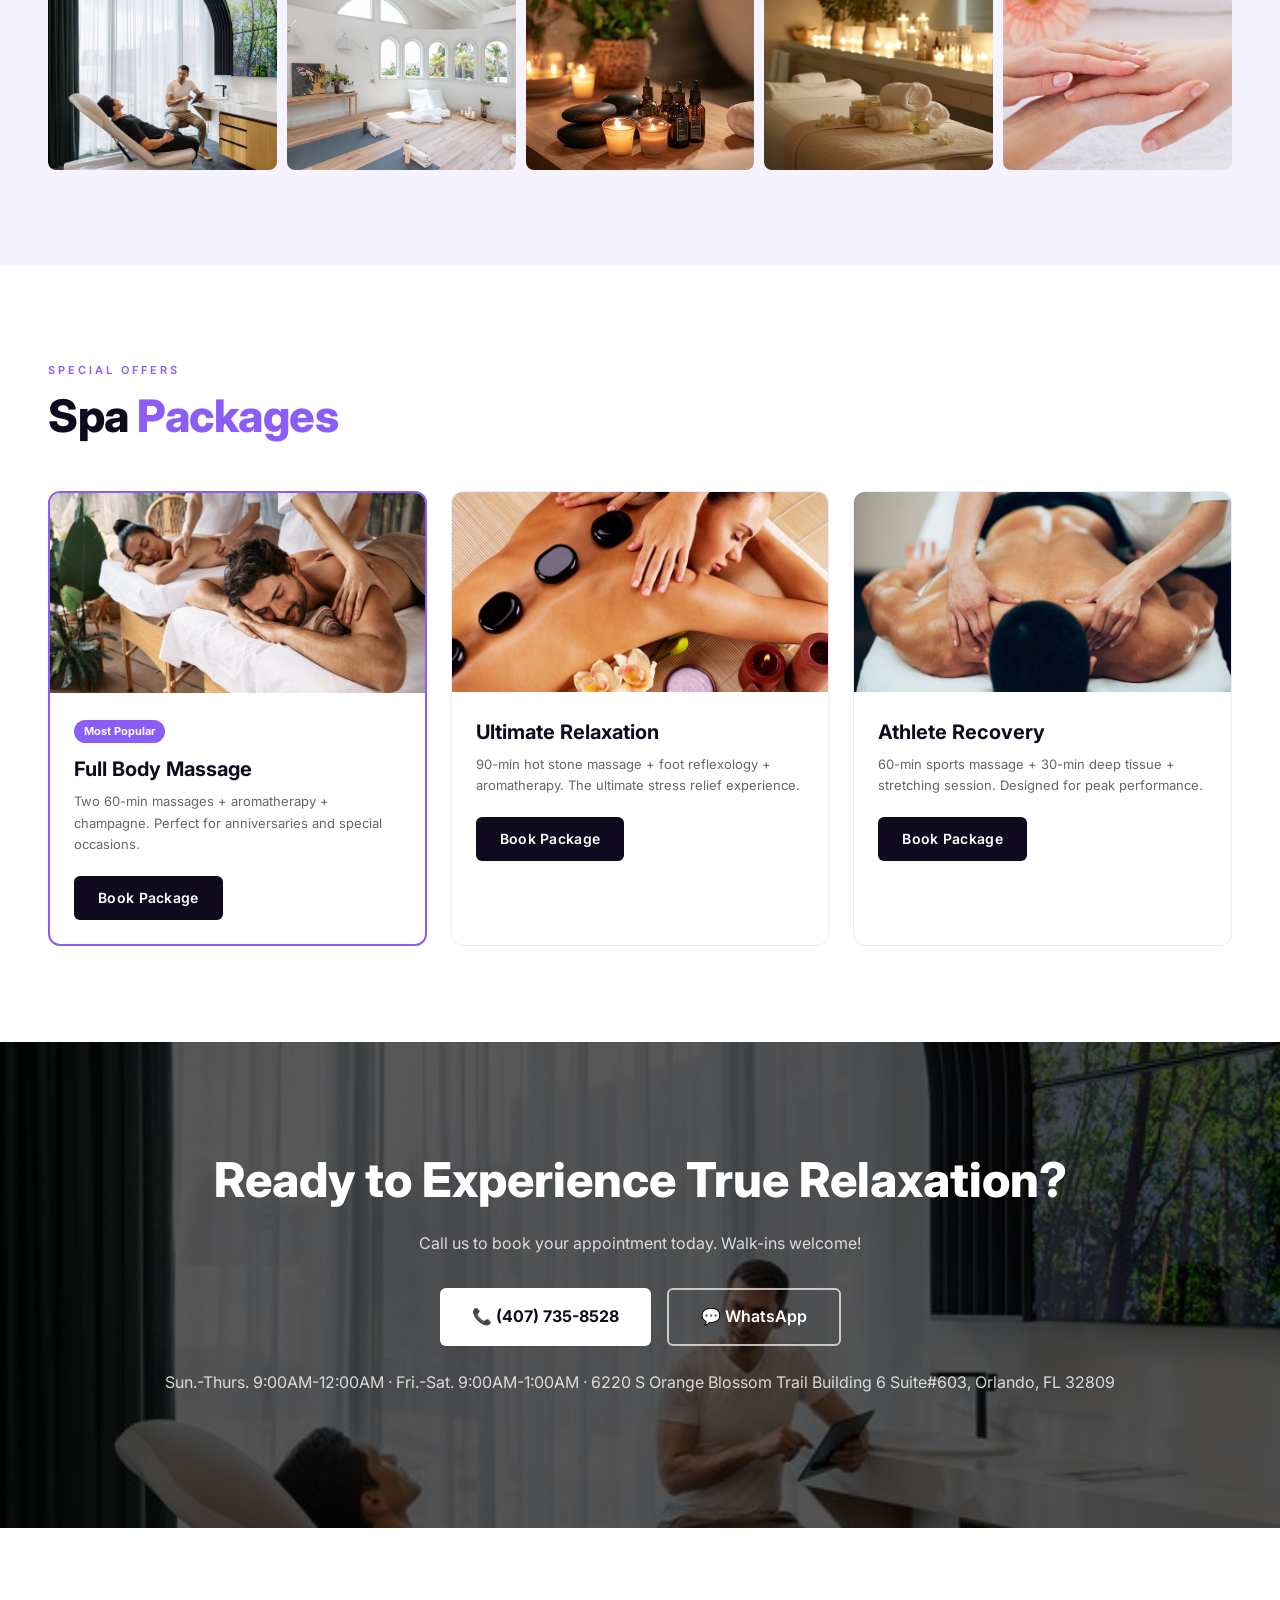
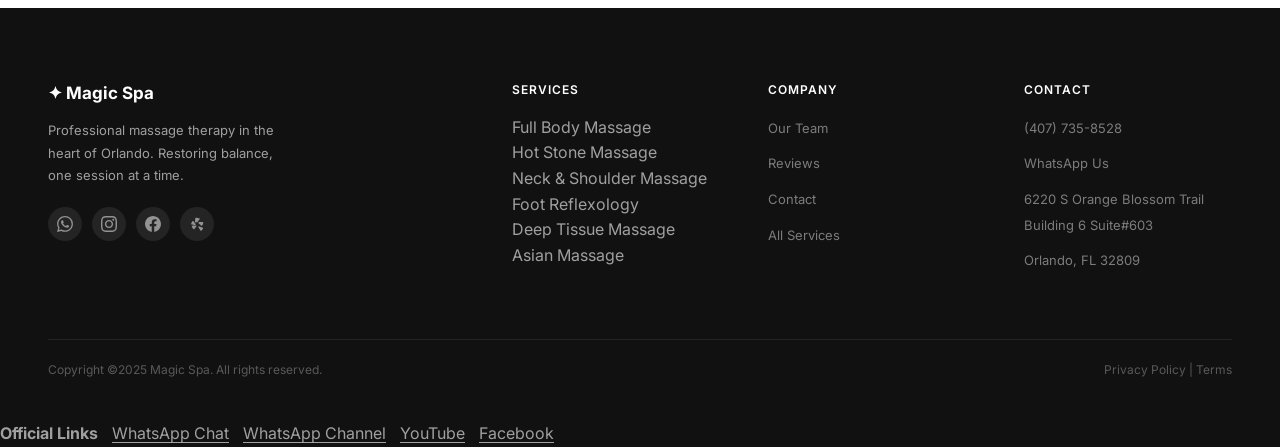
<file: Magic_Spa/services.html>
<!DOCTYPE html>

<!DOCTYPE html>

<html lang="en"><head>
<meta charset="utf-8"/>
<link href="favicon.svg" rel="icon" type="image/svg+xml"/>
<meta content="width=device-width, initial-scale=1.0" name="viewport"/>
<title>Magic Spa - Massage Therapy</title>
<link href="css/styles.css" rel="stylesheet"/></head>
<body>
<div data-v-app="" id="app"><div data-v-d4dc4397="" id="app"><nav class="nav" data-v-d4dc4397=""><div class="container nav__inner" data-v-d4dc4397=""><a class="nav__logo" data-v-d4dc4397="" href="index.html"><span class="logo-mark" data-v-d4dc4397="">✦</span><span class="logo-name" data-v-d4dc4397="">Magic <em>Spa</em></span></a><ul class="nav__links" data-v-d4dc4397=""><li data-v-d4dc4397=""><a class="nav__link" data-v-d4dc4397="" href="index.html">Home</a></li><li class="nav__item--dropdown" data-v-d4dc4397=""><a aria-current="page" class="router-link-active router-link-exact-active nav__link" data-v-d4dc4397="" href="services.html">Services</a><ul aria-label="Services submenu" class="nav__submenu"><li><a href="services.html#hot-stone-massage">Hot Stone Massage</a></li><li><a href="services.html#full-body-massage">Full Body Massage</a></li><li><a href="services.html#neck-shoulder-massage">Neck &amp; Shoulder Massage</a></li><li><a href="services.html#foot-reflexology">Foot Reflexology</a></li><li><a href="services.html#asian-massage">Asian Massage</a></li><li><a href="services.html#deep-tissue-massage">Deep Tissue Massage</a></li></ul></li><li data-v-d4dc4397=""><a class="nav__link" data-scroll-target="team" data-v-d4dc4397="" href="index.html#team">Team</a></li><li data-v-d4dc4397=""><a class="nav__link" data-scroll-target="reviews" data-v-d4dc4397="" href="index.html#reviews">Reviews</a></li><li data-v-d4dc4397=""><a class="nav__link" data-scroll-target="contact" data-v-d4dc4397="" href="index.html#contact">Contact</a></li></ul><div class="nav__right" data-v-d4dc4397=""><a class="nav__phone" data-v-d4dc4397="" href="tel:+14077358528">(407) 735-8528</a><a class="btn-primary" data-v-d4dc4397="" href="https://wa.me/14077358528?text=Hello!%20Thank%20you%20for%20visiting%20our%20SPA%20service%20😊%20What%20would%20you%20like%20to%20know%20about%20our%20massage%20treatments%2C%20pricing%2C%20or%20appointment%20availability%3F" rel="noopener" target="_blank">Book Now</a></div><button class="nav__burger" data-v-d4dc4397=""><span data-v-d4dc4397=""></span><span data-v-d4dc4397=""></span><span data-v-d4dc4397=""></span></button></div><div class="nav__mobile" data-v-d4dc4397=""><a data-v-d4dc4397="" href="index.html">Home</a><a aria-current="page" class="router-link-active router-link-exact-active" data-v-d4dc4397="" href="services.html">Services</a><a class="nav__mobile-subitem" href="services.html#hot-stone-massage">— Hot Stone Massage</a><a class="nav__mobile-subitem" href="services.html#full-body-massage">— Full Body Massage</a><a class="nav__mobile-subitem" href="services.html#neck-shoulder-massage">— Neck &amp; Shoulder Massage</a><a class="nav__mobile-subitem" href="services.html#foot-reflexology">— Foot Reflexology</a><a class="nav__mobile-subitem" href="services.html#asian-massage">— Asian Massage</a><a class="nav__mobile-subitem" href="services.html#deep-tissue-massage">— Deep Tissue Massage</a><a data-scroll-target="team" data-v-d4dc4397="" href="index.html#team">Team</a><a data-scroll-target="reviews" data-v-d4dc4397="" href="index.html#reviews">Reviews</a><a data-scroll-target="contact" data-v-d4dc4397="" href="index.html#contact">Contact</a><a class="btn-accent" data-v-d4dc4397="" href="https://wa.me/14077358528?text=Hello!%20Thank%20you%20for%20visiting%20our%20SPA%20service%20😊%20What%20would%20you%20like%20to%20know%20about%20our%20massage%20treatments%2C%20pricing%2C%20or%20appointment%20availability%3F" rel="noopener" style="margin-top: 8px; text-align: center; justify-content: center;" target="_blank">Book Now</a></div></nav><main data-v-1a2e87e3="" data-v-d4dc4397=""><section class="page-hero" data-v-1a2e87e3=""><div class="page-hero__bg" data-v-1a2e87e3=""><img alt="Banner made from blue ocean navigation image folder" class="updated-word-banner blue-ocean-nav-folder-banner" data-source-folder="blue ocean导航配图" data-v-1a2e87e3="" src="images/banner-updated/blue-ocean-nav-folder-banner.png"/><div class="page-hero__overlay" data-v-1a2e87e3=""></div></div><div class="container page-hero__content" data-v-1a2e87e3=""><p class="page-hero__eyebrow" data-v-1a2e87e3="">MAGIC SPA ORLANDO</p><h1 class="page-hero__title" data-v-1a2e87e3="">Our <span class="accent" data-v-1a2e87e3="">Services</span></h1><p class="page-hero__sub" data-v-1a2e87e3="">Discover our comprehensive menu of therapeutic massage services, each designed to address your unique wellness needs.</p></div></section><section class="services-full section updated-services-section" id="services"><div class="container"><div class="section__header"><span class="eyebrow">Massage Services</span><h2>Magic Spa Service Menu</h2><p>Choose a service from the secondary navigation or browse the complete list below. Each service includes the updated description and reference image provided in the latest requirements.</p></div><div class="service-quick-nav"><a href="#hot-stone-massage">Hot Stone Massage</a><a href="#full-body-massage">Full Body Massage</a><a href="#neck-shoulder-massage">Neck &amp; Shoulder Massage</a><a href="#foot-reflexology">Foot Reflexology</a><a href="#asian-massage">Asian Massage</a><a href="#deep-tissue-massage">Deep Tissue Massage</a></div><div class="service-detail-list"><article class="service-detail-card" id="hot-stone-massage"><div class="service-detail-card__image"><img alt="Hot Stone Massage" src="images/service-updated/hot-stone-massage.png"/></div><div class="service-detail-card__body"><h3>Hot Stone Massage</h3><p>Hot Stone Massage in Orlando</p><p>Our hot stone massage in Orlando is a deeply relaxing treatment that combines traditional massage therapy with smooth heated stones. The warm stones are placed on key areas of the body to help loosen tight muscles and improve blood circulation.</p><p>The gentle heat allows muscles to relax more quickly, making it easier for the therapist to work on deeper layers of tension while still maintaining a comfortable and soothing experience. This therapy is especially helpful for people who experience muscle stiffness, fatigue, or stress from long workdays.</p><p>Many people searching for hot stone massage near me in Orlando choose this treatment because it provides both physical relief and deep relaxation. The warmth of the stones helps calm the body and create a peaceful spa experience.</p><p>At Magic Spa Orlando, our goal is to provide a quiet and comfortable environment where clients can enjoy a truly relaxing spa massage in Orlando FL.</p><div class="service-actions"><a class="btn-primary" href="https://wa.me/14077358528?text=Hello!%20Thank%20you%20for%20visiting%20our%20SPA%20service%20😊%20What%20would%20you%20like%20to%20know%20about%20our%20massage%20treatments%2C%20pricing%2C%20or%20appointment%20availability%3F" rel="noopener" target="_blank">Book on WhatsApp</a><a class="btn-secondary" href="https://whatsapp.com/channel/0029VbCkptQEwEjxrZOusK2C" rel="noopener" target="_blank">WhatsApp Channel</a></div></div></article><article class="service-detail-card" id="full-body-massage"><div class="service-detail-card__image"><img alt="Full Body Massage" src="images/service-updated/full-body-massage.png"/></div><div class="service-detail-card__body"><h3>Full Body Massage</h3><p>Full Body Massage in Orlando</p><p>If you are looking for a relaxing full body massage in Orlando, Magic Spa Orlando offers a calming spa experience designed to help your body completely unwind. Our professional massage therapists use smooth, flowing techniques that gently release tension throughout the body, from the shoulders and back to the legs and feet.</p><p>A full body massage is one of the best ways to reduce stress, improve circulation, and restore balance after a busy day. Many clients visit Magic Spa Orlando when searching for massage near me in Orlando because our relaxing atmosphere and experienced therapists provide a comfortable and peaceful environment.</p><p>This treatment is ideal for anyone who wants to relieve muscle fatigue, improve relaxation, and enjoy a professional spa massage in Orlando FL. Whether you are visiting Orlando or living nearby, our full body massage is designed to help your body feel refreshed, relaxed, and reenergized.</p><p>At Magic Spa Orlando, we combine traditional Asian massage techniques with modern spa therapy to create a soothing massage experience in Orlando that helps your body and mind fully relax.</p><div class="service-actions"><a class="btn-primary" href="https://wa.me/14077358528?text=Hello!%20Thank%20you%20for%20visiting%20our%20SPA%20service%20😊%20What%20would%20you%20like%20to%20know%20about%20our%20massage%20treatments%2C%20pricing%2C%20or%20appointment%20availability%3F" rel="noopener" target="_blank">Book on WhatsApp</a><a class="btn-secondary" href="https://whatsapp.com/channel/0029VbCkptQEwEjxrZOusK2C" rel="noopener" target="_blank">WhatsApp Channel</a></div></div></article><article class="service-detail-card" id="neck-shoulder-massage"><div class="service-detail-card__image"><img alt="Neck &amp; Shoulder Massage" src="images/service-updated/neck-shoulder-massage.png"/></div><div class="service-detail-card__body"><h3>Neck &amp; Shoulder Massage</h3><p>Neck &amp; Shoulder Massage in Orlando</p><p>Daily stress, long work hours, and computer use often cause tension in the neck and shoulder area. Our neck and shoulder massage in Orlando focuses on relieving tight muscles and reducing stiffness in the upper body.</p><p>This targeted treatment uses specialized massage techniques to improve circulation, release built-up tension, and restore comfort in the neck, shoulders, and upper back. It is especially beneficial for people who experience headaches, shoulder tightness, or fatigue caused by long periods of sitting.</p><p>Many clients searching for massage near me Orlando FL choose this service because it provides quick and effective stress relief. Even a short session can help improve flexibility and promote relaxation.</p><p>At Magic Spa Orlando, our experienced therapists use professional Asian massage techniques to provide a soothing and effective massage therapy experience in Orlando.</p><div class="service-actions"><a class="btn-primary" href="https://wa.me/14077358528?text=Hello!%20Thank%20you%20for%20visiting%20our%20SPA%20service%20😊%20What%20would%20you%20like%20to%20know%20about%20our%20massage%20treatments%2C%20pricing%2C%20or%20appointment%20availability%3F" rel="noopener" target="_blank">Book on WhatsApp</a><a class="btn-secondary" href="https://whatsapp.com/channel/0029VbCkptQEwEjxrZOusK2C" rel="noopener" target="_blank">WhatsApp Channel</a></div></div></article><article class="service-detail-card" id="foot-reflexology"><div class="service-detail-card__image"><img alt="Foot Reflexology" src="images/service-updated/foot-reflexology.png"/></div><div class="service-detail-card__body"><h3>Foot Reflexology</h3><p>Foot Reflexology in Orlando</p><p>Relax and restore balance with foot reflexology in Orlando at Magic Spa Orlando. This traditional therapy focuses on pressure points in the feet that correspond to different organs and systems in the body.</p><p>By applying gentle pressure to these reflex points, foot reflexology helps stimulate circulation, reduce stress, and support the body’s natural healing process. Many clients find that this therapy not only relaxes their feet but also helps their entire body feel more refreshed.</p><p>People searching for foot massage near me in Orlando often choose reflexology because it provides both relaxation and wellness benefits. It is an excellent treatment for people who spend long hours standing, walking, or traveling.</p><p>At Magic Spa Orlando, our comfortable spa environment and skilled therapists provide a relaxing Asian reflexology massage experience in Orlando FL.</p><div class="service-actions"><a class="btn-primary" href="https://wa.me/14077358528?text=Hello!%20Thank%20you%20for%20visiting%20our%20SPA%20service%20😊%20What%20would%20you%20like%20to%20know%20about%20our%20massage%20treatments%2C%20pricing%2C%20or%20appointment%20availability%3F" rel="noopener" target="_blank">Book on WhatsApp</a><a class="btn-secondary" href="https://whatsapp.com/channel/0029VbCkptQEwEjxrZOusK2C" rel="noopener" target="_blank">WhatsApp Channel</a></div></div></article><article class="service-detail-card" id="asian-massage"><div class="service-detail-card__image"><img alt="Asian Massage" src="images/service-updated/asian-massage.png"/></div><div class="service-detail-card__body"><h3>Asian Massage</h3><p>Asian Massage in Orlando</p><p>Magic Spa Orlando specializes in authentic Asian massage in Orlando, offering traditional techniques that focus on relaxation, balance, and natural wellness. Asian massage therapy has been practiced for centuries and is known for its ability to release tension, improve circulation, and restore the body’s natural energy flow.</p><p>Our therapists use a combination of rhythmic movements, gentle stretching, and targeted pressure to help relax muscles and promote overall well-being. This treatment is ideal for clients looking for a peaceful and rejuvenating spa experience.</p><p>Many customers searching for Asian massage near me Orlando choose Magic Spa Orlando because of our professional service and relaxing spa environment.</p><p>Whether you want to reduce stress, relax your muscles, or simply enjoy a quiet moment away from daily life, our spa massage in Orlando FL provides a comfortable and refreshing experience.</p><div class="service-actions"><a class="btn-primary" href="https://wa.me/14077358528?text=Hello!%20Thank%20you%20for%20visiting%20our%20SPA%20service%20😊%20What%20would%20you%20like%20to%20know%20about%20our%20massage%20treatments%2C%20pricing%2C%20or%20appointment%20availability%3F" rel="noopener" target="_blank">Book on WhatsApp</a><a class="btn-secondary" href="https://whatsapp.com/channel/0029VbCkptQEwEjxrZOusK2C" rel="noopener" target="_blank">WhatsApp Channel</a></div></div></article><article class="service-detail-card" id="deep-tissue-massage"><div class="service-detail-card__image"><img alt="Deep Tissue Massage" src="images/service-updated/deep-tissue-massage.png"/></div><div class="service-detail-card__body"><h3>Deep Tissue Massage</h3><p>Deep Tissue Massage in Orlando</p><p>For clients who need stronger muscle relief, our deep tissue massage in Orlando is designed to target deeper layers of muscle and connective tissue. This treatment focuses on areas where tension builds up due to physical activity, stress, or repetitive movements.</p><p>Deep tissue massage uses slow strokes and firm pressure to release tight muscles, improve flexibility, and reduce chronic discomfort. Many athletes and active individuals choose this therapy to help recover from muscle fatigue and improve overall mobility.</p><p>Clients searching for deep tissue massage near me Orlando often visit Magic Spa Orlando because our therapists customize each session based on the client’s needs and comfort level.</p><p>This treatment provides effective relief while still maintaining a relaxing spa environment, making it one of the most beneficial forms of massage therapy in Orlando FL.</p><div class="service-actions"><a class="btn-primary" href="https://wa.me/14077358528?text=Hello!%20Thank%20you%20for%20visiting%20our%20SPA%20service%20😊%20What%20would%20you%20like%20to%20know%20about%20our%20massage%20treatments%2C%20pricing%2C%20or%20appointment%20availability%3F" rel="noopener" target="_blank">Book on WhatsApp</a><a class="btn-secondary" href="https://whatsapp.com/channel/0029VbCkptQEwEjxrZOusK2C" rel="noopener" target="_blank">WhatsApp Channel</a></div></div></article></div></div></section><section class="gallery-strip-sec section section--gray" data-v-1a2e87e3=""><div class="container" data-v-1a2e87e3=""><p class="section-eyebrow" data-v-1a2e87e3="">OUR SPA</p><h2 class="section-title" data-v-1a2e87e3="">Inside Magic Spa <span class="accent" data-v-1a2e87e3="">Orlando</span></h2><div class="gallery-row" data-v-1a2e87e3=""><div class="gallery-row__item" data-v-1a2e87e3=""><img alt="Treatment Room" data-v-1a2e87e3="" loading="lazy" src="images/spa-treatment.jpg"/></div><div class="gallery-row__item" data-v-1a2e87e3=""><img alt="Wellness Room" data-v-1a2e87e3="" loading="lazy" src="images/spa-wellness-room.jpg"/></div><div class="gallery-row__item" data-v-1a2e87e3=""><img alt="Spa Candles" data-v-1a2e87e3="" loading="lazy" src="images/spa-candles.jpg"/></div><div class="gallery-row__item" data-v-1a2e87e3=""><img alt="Spa Ambiance" data-v-1a2e87e3="" loading="lazy" src="images/spa-ambiance.jpg"/></div><div class="gallery-row__item" data-v-1a2e87e3=""><img alt="Professional Massage" data-v-1a2e87e3="" loading="lazy" src="images/hands-massage.jpg"/></div></div></div></section><section class="packages section" data-v-1a2e87e3=""><div class="container" data-v-1a2e87e3=""><p class="section-eyebrow" data-v-1a2e87e3="">SPECIAL OFFERS</p><h2 class="section-title" data-v-1a2e87e3="">Spa <span class="accent" data-v-1a2e87e3="">Packages</span></h2><div class="packages-grid" data-v-1a2e87e3=""><div class="pkg-card pkg-card--featured" data-v-1a2e87e3=""><div class="pkg-card__img" data-v-1a2e87e3=""><img alt="Couples Package" data-v-1a2e87e3="" loading="lazy" src="images/service-couples.jpg"/></div><div class="pkg-card__body" data-v-1a2e87e3=""><span class="pkg-badge" data-v-1a2e87e3="">Most Popular</span><h3 data-v-1a2e87e3="">Full Body Massage</h3><p data-v-1a2e87e3="">Two 60-min massages + aromatherapy + champagne. Perfect for anniversaries and special occasions.</p><a class="btn-primary" data-v-1a2e87e3="" href="https://wa.me/14077358528?text=Hello!%20Thank%20you%20for%20visiting%20our%20SPA%20service%20😊%20What%20would%20you%20like%20to%20know%20about%20our%20massage%20treatments%2C%20pricing%2C%20or%20appointment%20availability%3F" rel="noopener" target="_blank">Book Package</a></div></div><div class="pkg-card" data-v-1a2e87e3=""><div class="pkg-card__img" data-v-1a2e87e3=""><img alt="Relaxation Package" data-v-1a2e87e3="" loading="lazy" src="images/service-hot-stone.jpg"/></div><div class="pkg-card__body" data-v-1a2e87e3=""><h3 data-v-1a2e87e3="">Ultimate Relaxation</h3><p data-v-1a2e87e3="">90-min hot stone massage + foot reflexology + aromatherapy. The ultimate stress relief experience.</p><a class="btn-primary" data-v-1a2e87e3="" href="https://wa.me/14077358528?text=Hello!%20Thank%20you%20for%20visiting%20our%20SPA%20service%20😊%20What%20would%20you%20like%20to%20know%20about%20our%20massage%20treatments%2C%20pricing%2C%20or%20appointment%20availability%3F" rel="noopener" target="_blank">Book Package</a></div></div><div class="pkg-card" data-v-1a2e87e3=""><div class="pkg-card__img" data-v-1a2e87e3=""><img alt="Sports Package" data-v-1a2e87e3="" loading="lazy" src="images/service-sports.jpg"/></div><div class="pkg-card__body" data-v-1a2e87e3=""><h3 data-v-1a2e87e3="">Athlete Recovery</h3><p data-v-1a2e87e3="">60-min sports massage + 30-min deep tissue + stretching session. Designed for peak performance.</p><a class="btn-primary" data-v-1a2e87e3="" href="https://wa.me/14077358528?text=Hello!%20Thank%20you%20for%20visiting%20our%20SPA%20service%20😊%20What%20would%20you%20like%20to%20know%20about%20our%20massage%20treatments%2C%20pricing%2C%20or%20appointment%20availability%3F" rel="noopener" target="_blank">Book Package</a></div></div></div></div></section><section class="booking-cta" data-v-1a2e87e3=""><div class="booking-cta__bg" data-v-1a2e87e3=""><img alt="Book Now" data-v-1a2e87e3="" src="images/spa-treatment.jpg"/><div class="booking-cta__overlay" data-v-1a2e87e3=""></div></div><div class="container booking-cta__content" data-v-1a2e87e3=""><h2 data-v-1a2e87e3="">Ready to Experience True Relaxation?</h2><p data-v-1a2e87e3="">Call us to book your appointment today. Walk-ins welcome!</p><div class="booking-cta__btns" data-v-1a2e87e3=""><a class="btn-white-lg" data-v-1a2e87e3="" href="https://wa.me/14077358528?text=Hello!%20Thank%20you%20for%20visiting%20our%20SPA%20service%20😊%20What%20would%20you%20like%20to%20know%20about%20our%20massage%20treatments%2C%20pricing%2C%20or%20appointment%20availability%3F" rel="noopener" target="_blank">📞 (407) 735-8528</a><a class="btn-outline-white-lg" data-v-1a2e87e3="" href="https://wa.me/14077358528?text=Hello!%20Thank%20you%20for%20visiting%20our%20SPA%20service%20😊%20What%20would%20you%20like%20to%20know%20about%20our%20massage%20treatments%2C%20pricing%2C%20or%20appointment%20availability%3F" rel="noopener" target="_blank">💬 WhatsApp</a></div><p class="booking-cta__hours" data-v-1a2e87e3="">Sun.-Thurs. 9:00AM-12:00AM · Fri.-Sat. 9:00AM-1:00AM · 6220 S Orange Blossom Trail Building 6 Suite#603, Orlando, FL 32809</p></div></section></main><footer class="footer" data-v-d4dc4397=""><div class="container" data-v-d4dc4397=""><div class="footer__grid" data-v-d4dc4397=""><div class="footer__brand" data-v-d4dc4397=""><div class="footer__logo" data-v-d4dc4397="">✦ Magic Spa</div><p data-v-d4dc4397="">Professional massage therapy in the heart of Orlando. Restoring balance, one session at a time.</p><div class="footer__social" data-v-d4dc4397=""><a data-v-d4dc4397="" href="https://wa.me/14077358528?text=Hello!%20Thank%20you%20for%20visiting%20our%20SPA%20service%20😊%20What%20would%20you%20like%20to%20know%20about%20our%20massage%20treatments%2C%20pricing%2C%20or%20appointment%20availability%3F" rel="noopener" target="_blank" title="WhatsApp"><svg data-v-d4dc4397="" fill="currentColor" height="16" viewbox="0 0 24 24" width="16"><path d="M17.472 14.382c-.297-.149-1.758-.867-2.03-.967-.273-.099-.471-.148-.67.15-.197.297-.767.966-.94 1.164-.173.199-.347.223-.644.075-.297-.15-1.255-.463-2.39-1.475-.883-.788-1.48-1.761-1.653-2.059-.173-.297-.018-.458.13-.606.134-.133.298-.347.446-.52.149-.174.198-.298.298-.497.099-.198.05-.371-.025-.52-.075-.149-.669-1.612-.916-2.207-.242-.579-.487-.5-.669-.51-.173-.008-.371-.01-.57-.01-.198 0-.52.074-.792.372-.272.297-1.04 1.016-1.04 2.479 0 1.462 1.065 2.875 1.213 3.074.149.198 2.096 3.2 5.077 4.487.709.306 1.262.489 1.694.625.712.227 1.36.195 1.871.118.571-.085 1.758-.719 2.006-1.413.248-.694.248-1.289.173-1.413-.074-.124-.272-.198-.57-.347m-5.421 7.403h-.004a9.87 9.87 0 01-5.031-1.378l-.361-.214-3.741.982.998-3.648-.235-.374a9.86 9.86 0 01-1.51-5.26c.001-5.45 4.436-9.884 9.888-9.884 2.64 0 5.122 1.03 6.988 2.898a9.825 9.825 0 012.893 6.994c-.003 5.45-4.437 9.884-9.885 9.884m8.413-18.297A11.815 11.815 0 0012.05 0C5.495 0 .16 5.335.157 11.892c0 2.096.547 4.142 1.588 5.945L.057 24l6.305-1.654a11.882 11.882 0 005.683 1.448h.005c6.554 0 11.89-5.335 11.893-11.893a11.821 11.821 0 00-3.48-8.413z" data-v-d4dc4397=""></path></svg></a><a data-v-d4dc4397="" href="https://whatsapp.com/channel/0029VbCkptQEwEjxrZOusK2C" rel="noopener" target="_blank" title="Instagram"><svg data-v-d4dc4397="" fill="currentColor" height="16" viewbox="0 0 24 24" width="16"><path d="M12 2.163c3.204 0 3.584.012 4.85.07 3.252.148 4.771 1.691 4.919 4.919.058 1.265.069 1.645.069 4.849 0 3.205-.012 3.584-.069 4.849-.149 3.225-1.664 4.771-4.919 4.919-1.266.058-1.644.07-4.85.07-3.204 0-3.584-.012-4.849-.07-3.26-.149-4.771-1.699-4.919-4.92-.058-1.265-.07-1.644-.07-4.849 0-3.204.013-3.583.07-4.849.149-3.227 1.664-4.771 4.919-4.919 1.266-.057 1.645-.069 4.849-.069zm0-2.163c-3.259 0-3.667.014-4.947.072-4.358.2-6.78 2.618-6.98 6.98-.059 1.281-.073 1.689-.073 4.948 0 3.259.014 3.668.072 4.948.2 4.358 2.618 6.78 6.98 6.98 1.281.058 1.689.072 4.948.072 3.259 0 3.668-.014 4.948-.072 4.354-.2 6.782-2.618 6.979-6.98.059-1.28.073-1.689.073-4.948 0-3.259-.014-3.667-.072-4.947-.196-4.354-2.617-6.78-6.979-6.98-1.281-.059-1.69-.073-4.949-.073zm0 5.838c-3.403 0-6.162 2.759-6.162 6.162s2.759 6.163 6.162 6.163 6.162-2.759 6.162-6.163c0-3.403-2.759-6.162-6.162-6.162zm0 10.162c-2.209 0-4-1.79-4-4 0-2.209 1.791-4 4-4s4 1.791 4 4c0 2.21-1.791 4-4 4zm6.406-11.845c-.796 0-1.441.645-1.441 1.44s.645 1.44 1.441 1.44c.795 0 1.439-.645 1.439-1.44s-.644-1.44-1.439-1.44z" data-v-d4dc4397=""></path></svg></a><a data-v-d4dc4397="" href="https://www.facebook.com/MagicSpaOrlando/" rel="noopener" target="_blank" title="Facebook"><svg data-v-d4dc4397="" fill="currentColor" height="16" viewbox="0 0 24 24" width="16"><path d="M24 12.073c0-6.627-5.373-12-12-12s-12 5.373-12 12c0 5.99 4.388 10.954 10.125 11.854v-8.385H7.078v-3.47h3.047V9.43c0-3.007 1.792-4.669 4.533-4.669 1.312 0 2.686.235 2.686.235v2.953H15.83c-1.491 0-1.956.925-1.956 1.874v2.25h3.328l-.532 3.47h-2.796v8.385C19.612 23.027 24 18.062 24 12.073z" data-v-d4dc4397=""></path></svg></a><a data-v-d4dc4397="" href="https://www.youtube.com/@MagicSpaOrlando" rel="noopener" target="_blank" title="Yelp"><svg data-v-d4dc4397="" fill="currentColor" height="16" viewbox="0 0 24 24" width="16"><path d="M21.111 18.226c-.141.969-2.119 3.483-3.029 3.847-.311.124-.611.094-.85-.09-.154-.12-.314-.365-2.447-3.827l-.633-1.032c-.244-.37-.199-.857.104-1.207.297-.341.762-.47 1.182-.326l1.17.399c3.698 1.261 3.929 1.388 4.076 1.513.283.237.375.583.427.723zm-9.896-3.424c-.193-.437-.635-.71-1.109-.685l-1.22.064c-3.916.213-4.169.267-4.352.375-.31.183-.454.516-.424.861.08.975 1.752 3.775 2.567 4.293.276.175.593.208.876.088.189-.079.38-.26 2.857-3.478l.768-1.018c.234-.31.23-.762-.003-1.1zm10.147-4.908c-.047-.352-.268-.654-.591-.8-.215-.097-.467-.124-4.293-.001l-1.224.038c-.474.015-.888.313-1.052.754-.159.432-.026.913.333 1.208l.951.778c3.005 2.461 3.225 2.602 3.427 2.666.34.107.7-.003.958-.286.711-.784 1.641-3.852 1.491-4.357zm-11.63 3.238c.282-.404.282-.943-.001-1.348L8.97 10.87C6.786 7.801 6.596 7.587 6.396 7.47c-.314-.18-.694-.165-.993.047-.818.574-2.146 3.52-2.098 4.538.016.354.176.666.449.873.185.138.406.204 3.967.588l1.218.131c.474.051.924-.175 1.193-.557zm1.749-3.573c.449.147.942-.011 1.227-.395l.756-1.022c2.367-3.198 2.494-3.441 2.538-3.657.073-.354-.077-.716-.393-.94C14.29 3.032 11.209 2.5 10.25 2.677c-.342.062-.625.272-.774.573-.1.2-.148.436-.369 4.287l-.068 1.221c-.026.476.221.926.642 1.141z" data-v-d4dc4397=""></path></svg></a></div></div><div class="footer__col" data-v-d4dc4397=""><h4 data-v-d4dc4397="">Services</h4><ul data-v-d4dc4397=""><li><a href="services.html#full-body-massage">Full Body Massage</a></li><li><a href="services.html#hot-stone-massage">Hot Stone Massage</a></li><li><a href="services.html#neck-shoulder-massage">Neck &amp; Shoulder Massage</a></li><li><a href="services.html#foot-reflexology">Foot Reflexology</a></li><li><a href="services.html#deep-tissue-massage">Deep Tissue Massage</a></li><li><a href="services.html#asian-massage">Asian Massage</a></li></ul></div><div class="footer__col" data-v-d4dc4397=""><h4 data-v-d4dc4397="">Company</h4><ul data-v-d4dc4397=""><li data-v-d4dc4397=""><a data-scroll-target="team" data-v-d4dc4397="" href="index.html#team">Our Team</a></li><li data-v-d4dc4397=""><a data-scroll-target="reviews" data-v-d4dc4397="" href="index.html#reviews">Reviews</a></li><li data-v-d4dc4397=""><a data-scroll-target="contact" data-v-d4dc4397="" href="index.html#contact">Contact</a></li><li data-v-d4dc4397=""><a aria-current="page" class="router-link-active router-link-exact-active" data-v-d4dc4397="" href="services.html">All Services</a></li></ul></div><div class="footer__col" data-v-d4dc4397=""><h4 data-v-d4dc4397="">Contact</h4><ul data-v-d4dc4397=""><li data-v-d4dc4397=""><a data-v-d4dc4397="" href="tel:+14077358528">(407) 735-8528</a></li><li data-v-d4dc4397=""><a data-v-d4dc4397="" href="https://wa.me/14077358528?text=Hello!%20Thank%20you%20for%20visiting%20our%20SPA%20service%20😊%20What%20would%20you%20like%20to%20know%20about%20our%20massage%20treatments%2C%20pricing%2C%20or%20appointment%20availability%3F" rel="noopener" target="_blank">WhatsApp Us</a></li><li data-v-d4dc4397=""><span data-v-d4dc4397="">6220 S Orange Blossom Trail Building 6 Suite#603</span></li><li data-v-d4dc4397=""><span data-v-d4dc4397="">Orlando, FL 32809</span></li></ul></div></div><div class="footer__bottom" data-v-d4dc4397=""><span data-v-d4dc4397="">Copyright ©2025 Magic Spa. All rights reserved.</span><span data-v-d4dc4397=""><a data-v-d4dc4397="" href="#">Privacy Policy</a> | <a data-v-d4dc4397="" href="#">Terms</a></span></div></div><div class="updated-social-links"><strong>Official Links</strong><a href="https://wa.me/14077358528?text=Hello!%20Thank%20you%20for%20visiting%20our%20SPA%20service%20😊%20What%20would%20you%20like%20to%20know%20about%20our%20massage%20treatments%2C%20pricing%2C%20or%20appointment%20availability%3F" rel="noopener" target="_blank">WhatsApp Chat</a><a href="https://whatsapp.com/channel/0029VbCkptQEwEjxrZOusK2C" rel="noopener" target="_blank">WhatsApp Channel</a><a href="https://www.youtube.com/@MagicSpaOrlando" rel="noopener" target="_blank">YouTube</a><a href="https://www.facebook.com/MagicSpaOrlando/" rel="noopener" target="_blank">Facebook</a></div></footer></div></div>
<script src="js/script.js"></script></body></html>
</file>
<file: Blue_Ocean_Spa/css/styles.css>
@import "https://fonts.googleapis.com/css2?family=Inter:wght@300;400;500;600;700&display=swap";.nav[data-v-d4dc4397]{z-index:1000;-webkit-backdrop-filter:blur(16px);backdrop-filter:blur(16px);background:#fffffff5;border-bottom:1px solid #0000;transition:border-color .3s,box-shadow .3s;position:fixed;top:0;left:0;right:0}.nav--scrolled[data-v-d4dc4397]{border-bottom-color:var(--border);box-shadow:0 2px 24px #00000012}.nav__inner[data-v-d4dc4397]{align-items:center;gap:0;height:64px;display:flex}.nav__logo[data-v-d4dc4397]{color:var(--dark);flex-shrink:0;align-items:center;gap:8px;margin-right:auto;font-size:15px;font-weight:700;display:flex}.logo-mark[data-v-d4dc4397]{color:var(--accent);font-size:17px}.logo-name em[data-v-d4dc4397]{color:var(--accent);font-style:normal}.nav__links[data-v-d4dc4397]{gap:2px;list-style:none;display:flex;position:absolute;left:50%;transform:translate(-50%)}.nav__link[data-v-d4dc4397]{color:#555;border-radius:20px;padding:6px 14px;font-size:13px;font-weight:500;transition:color .2s,background .2s}.nav__link[data-v-d4dc4397]:hover,.nav__link.router-link-active[data-v-d4dc4397]{color:var(--dark);background:var(--light-gray)}.nav__right[data-v-d4dc4397]{flex-shrink:0;align-items:center;gap:16px;display:flex}.nav__phone[data-v-d4dc4397]{color:#666;align-items:center;gap:5px;font-size:13px;font-weight:500;transition:color .2s;display:flex}.nav__phone[data-v-d4dc4397]:hover{color:var(--accent)}.nav__burger[data-v-d4dc4397]{flex-direction:column;gap:5px;padding:4px;display:none}.nav__burger span[data-v-d4dc4397]{background:var(--dark);border-radius:2px;width:22px;height:2px;transition:all .3s;display:block}.nav__burger.open span[data-v-d4dc4397]:first-child{transform:translateY(7px)rotate(45deg)}.nav__burger.open span[data-v-d4dc4397]:nth-child(2){opacity:0}.nav__burger.open span[data-v-d4dc4397]:nth-child(3){transform:translateY(-7px)rotate(-45deg)}.nav__mobile[data-v-d4dc4397]{border-top:1px solid var(--border);background:var(--white);flex-direction:column;padding:12px 20px 20px;display:none}.nav__mobile a[data-v-d4dc4397]{color:var(--dark);border-bottom:1px solid var(--border);padding:10px 4px;font-size:14px;font-weight:500}.nav__mobile a[data-v-d4dc4397]:last-child{border-bottom:none}.footer[data-v-d4dc4397]{color:#fff9;background:#111;margin-top:80px;padding:72px 0 0}.footer__grid[data-v-d4dc4397]{border-bottom:1px solid #ffffff14;grid-template-columns:2fr 1fr 1fr 1fr;gap:48px;padding-bottom:56px;display:grid}.footer__logo[data-v-d4dc4397]{color:#fff;margin-bottom:12px;font-size:17px;font-weight:700}.footer__brand p[data-v-d4dc4397]{max-width:240px;font-size:13px;line-height:1.75}.footer__social[data-v-d4dc4397]{gap:10px;margin-top:20px;display:flex}.footer__social a[data-v-d4dc4397]{color:#ffffff80;background:#ffffff14;border-radius:50%;justify-content:center;align-items:center;width:34px;height:34px;transition:background .2s,color .2s;display:flex}.footer__social a[data-v-d4dc4397]:hover{background:var(--accent);color:#fff}.footer__col h4[data-v-d4dc4397]{color:#fff;letter-spacing:1px;text-transform:uppercase;margin-bottom:16px;font-size:12px;font-weight:600}.footer__col ul[data-v-d4dc4397]{list-style:none}.footer__col ul li[data-v-d4dc4397]{margin-bottom:10px}.footer__col ul li a[data-v-d4dc4397],.footer__col ul li span[data-v-d4dc4397]{color:#ffffff73;font-size:13px;transition:color .2s}.footer__col ul li a[data-v-d4dc4397]:hover{color:var(--accent)}.footer__bottom[data-v-d4dc4397]{color:#ffffff4d;justify-content:space-between;align-items:center;padding:20px 0;font-size:12px;display:flex}.footer__bottom a[data-v-d4dc4397]{color:#ffffff4d;transition:color .2s}.footer__bottom a[data-v-d4dc4397]:hover{color:var(--accent)}@media (width<=900px){.nav__links[data-v-d4dc4397],.nav__phone[data-v-d4dc4397]{display:none}.nav__burger[data-v-d4dc4397],.nav__mobile.active[data-v-d4dc4397]{display:flex}.footer__grid[data-v-d4dc4397]{grid-template-columns:1fr 1fr;gap:32px}}@media (width<=600px){.footer__grid[data-v-d4dc4397]{grid-template-columns:1fr}.footer__bottom[data-v-d4dc4397]{text-align:center;flex-direction:column;gap:8px}}.hero[data-v-35751c1c]{flex-direction:column;min-height:100vh;display:flex;position:relative;overflow:hidden}.hero__bg[data-v-35751c1c]{position:absolute;inset:0}.hero__bg-img[data-v-35751c1c],.hero__video[data-v-35751c1c]{object-fit:cover;width:100%;height:100%;position:absolute;inset:0}.hero__overlay[data-v-35751c1c]{background:linear-gradient(135deg,#000000b3 0%,#00000059 100%);position:absolute;inset:0}.hero__content[data-v-35751c1c]{z-index:1;flex-direction:column;flex:1;justify-content:center;max-width:620px;padding-top:100px;padding-bottom:40px;display:flex;position:relative}.hero__eyebrow[data-v-35751c1c]{letter-spacing:3px;color:var(--accent);margin-bottom:16px;font-size:11px;font-weight:600}.hero__title[data-v-35751c1c]{color:#fff;letter-spacing:-1px;margin-bottom:20px;font-size:clamp(3rem,7vw,5.5rem);font-weight:800;line-height:1.05}.hero__sub[data-v-35751c1c]{color:#ffffffc7;max-width:480px;margin-bottom:32px;font-size:16px;line-height:1.75}.hero__btns[data-v-35751c1c]{flex-wrap:wrap;gap:12px;display:flex}.btn-outline[data-v-35751c1c]{color:#fff;border:2px solid #ffffffa6;border-radius:6px;align-items:center;padding:12px 24px;font-size:14px;font-weight:600;transition:all .2s;display:inline-flex}.btn-outline[data-v-35751c1c]:hover{background:#ffffff1f;border-color:#fff}.btn-accent-hero[data-v-35751c1c]{background:var(--accent);color:#fff;border-radius:6px;align-items:center;padding:12px 24px;font-size:14px;font-weight:600;transition:filter .2s;display:inline-flex}.btn-accent-hero[data-v-35751c1c]:hover{filter:brightness(1.1)}.hero__stats[data-v-35751c1c]{z-index:1;-webkit-backdrop-filter:blur(12px);backdrop-filter:blur(12px);background:#fffffff2;border-top:1px solid #fff3;position:relative}.hero__stats-inner[data-v-35751c1c]{grid-template-columns:repeat(4,1fr);padding:20px 0;display:grid}.stat[data-v-35751c1c]{text-align:center;border-right:1px solid var(--border);padding:8px 0}.stat[data-v-35751c1c]:last-child{border-right:none}.stat strong[data-v-35751c1c]{color:var(--dark);font-size:26px;font-weight:800;display:block}.stat span[data-v-35751c1c]{color:#888;font-size:11px}.about__inner[data-v-35751c1c]{grid-template-columns:1fr 1fr;align-items:center;gap:64px;display:grid}.about__inner--reverse[data-v-35751c1c]{direction:rtl}.about__inner--reverse[data-v-35751c1c]>*{direction:ltr}.about__imgs[data-v-35751c1c]{position:relative}.about__img-main[data-v-35751c1c]{object-fit:cover;border-radius:12px;width:100%;height:420px;display:block}.about__img-sub[data-v-35751c1c]{object-fit:cover;border:4px solid #fff;border-radius:12px;width:160px;height:160px;position:absolute;bottom:-24px;right:-24px;box-shadow:0 8px 32px #00000026}.about__desc[data-v-35751c1c]{color:#666;margin-bottom:20px;font-size:15px;line-height:1.8}.about__list[data-v-35751c1c]{flex-direction:column;gap:8px;margin-bottom:28px;list-style:none;display:flex}.about__list li[data-v-35751c1c]{color:#444;font-size:14px}.svc-grid[data-v-35751c1c]{gap:20px;margin-top:48px;display:grid}.svc-card[data-v-35751c1c]{background:var(--white);border:1px solid var(--border);border-radius:12px;flex-direction:column;transition:box-shadow .2s,transform .2s;display:flex;overflow:hidden}.svc-card[data-v-35751c1c]:hover{transform:translateY(-3px);box-shadow:0 12px 40px #0000001a}.svc-card__img[data-v-35751c1c]{flex-shrink:0;height:200px;position:relative;overflow:hidden}.svc-card__img--tall[data-v-35751c1c]{height:260px}.svc-card__img img[data-v-35751c1c]{object-fit:cover;width:100%;height:100%;transition:transform .4s}.svc-card:hover .svc-card__img img[data-v-35751c1c]{transform:scale(1.05)}.svc-card__overlay[data-v-35751c1c]{background:linear-gradient(#0000,#00000080);align-items:flex-end;padding:16px;display:flex;position:absolute;inset:0}.svc-badge[data-v-35751c1c]{background:var(--dark);color:#fff;border-radius:20px;padding:3px 10px;font-size:11px;font-weight:600;position:absolute;top:10px;right:10px}.svc-badge-lg[data-v-35751c1c]{background:var(--accent);color:#fff;border-radius:6px;padding:4px 12px;font-size:18px;font-weight:800}.svc-card__body[data-v-35751c1c]{flex-direction:column;flex:1;padding:20px;display:flex}.svc-meta[data-v-35751c1c]{color:#999;margin-bottom:6px;font-size:11px}.svc-name[data-v-35751c1c]{color:var(--dark);margin-bottom:4px;font-size:18px;font-weight:700}.svc-price[data-v-35751c1c]{color:var(--accent);margin-bottom:8px;font-size:22px;font-weight:800}.svc-desc[data-v-35751c1c]{color:#666;flex:1;margin-bottom:16px;font-size:13px;line-height:1.6}.svc-btns[data-v-35751c1c]{gap:8px;display:flex}.btn-sm-dark[data-v-35751c1c]{background:var(--dark);color:#fff;border-radius:4px;align-items:center;padding:7px 14px;font-size:12px;font-weight:600;transition:background .2s;display:inline-flex}.btn-sm-dark[data-v-35751c1c]:hover{background:#333}.btn-sm-accent[data-v-35751c1c]{background:var(--accent);color:#fff;border-radius:4px;align-items:center;padding:7px 14px;font-size:12px;font-weight:600;transition:filter .2s;display:inline-flex}.btn-sm-accent[data-v-35751c1c]:hover{filter:brightness(1.1)}.section-cta[data-v-35751c1c]{text-align:center;margin-top:40px}.gallery-grid[data-v-35751c1c]{grid-template-rows:200px 200px;grid-template-columns:repeat(3,1fr);gap:10px;margin-top:40px;display:grid}.gallery-item[data-v-35751c1c]{border-radius:10px;overflow:hidden}.gallery-item img[data-v-35751c1c]{object-fit:cover;width:100%;height:100%;transition:transform .4s}.gallery-item:hover img[data-v-35751c1c]{transform:scale(1.06)}.gallery-item--tall[data-v-35751c1c]{grid-row:span 2}.gallery-item--wide[data-v-35751c1c]{grid-column:span 2}.gallery-masonry[data-v-35751c1c]{grid-template-columns:repeat(3,1fr);gap:10px;margin-top:40px;display:grid}.gallery-col[data-v-35751c1c]{flex-direction:column;gap:10px;display:flex}.gallery-col img[data-v-35751c1c]{object-fit:cover;border-radius:8px;flex:1;width:100%}.gallery-col--mid img[data-v-35751c1c]{height:180px}.gallery-strip[data-v-35751c1c]{border-radius:12px;gap:10px;margin-top:40px;display:flex;overflow:hidden}.gallery-strip img[data-v-35751c1c]{object-fit:cover;flex:1;height:220px}.team-grid[data-v-35751c1c]{gap:20px;margin-top:48px;display:grid}.team-card[data-v-35751c1c]{background:var(--white);border:1px solid var(--border);border-radius:12px;transition:box-shadow .2s;overflow:hidden}.team-card[data-v-35751c1c]:hover{box-shadow:0 8px 32px #0000001a}.team-card--compact .team-card__photo[data-v-35751c1c]{height:180px}.team-card__photo[data-v-35751c1c]{height:260px;position:relative;overflow:hidden}.team-card__photo img[data-v-35751c1c]{object-fit:cover;width:100%;height:100%}.team-badge[data-v-35751c1c]{background:var(--accent);color:#fff;border-radius:20px;padding:3px 10px;font-size:11px;font-weight:700;position:absolute;top:10px;right:10px}.team-card__body[data-v-35751c1c]{padding:18px}.team-card__body h3[data-v-35751c1c]{margin-bottom:3px;font-size:16px;font-weight:700}.team-role[data-v-35751c1c]{margin-bottom:8px;font-size:12px;font-weight:600}.team-bio[data-v-35751c1c]{color:#666;margin-bottom:10px;font-size:12px;line-height:1.6}.team-tags[data-v-35751c1c]{flex-wrap:wrap;gap:4px;margin-bottom:10px;display:flex}.tag[data-v-35751c1c]{background:var(--light-gray);color:#555;border-radius:20px;padding:3px 8px;font-size:11px}.team-rating[data-v-35751c1c]{align-items:center;gap:6px;display:flex}.stars[data-v-35751c1c]{color:#f59e0b;font-size:13px}.rating-ct[data-v-35751c1c]{color:#999;font-size:12px}.why__inner[data-v-35751c1c]{grid-template-columns:1fr 1fr;align-items:center;gap:80px;display:grid}.why-features[data-v-35751c1c]{flex-direction:column;gap:20px;margin:28px 0;display:flex}.why-item[data-v-35751c1c]{align-items:flex-start;gap:14px;display:flex}.why-icon[data-v-35751c1c]{background:var(--light-gray);border-radius:10px;flex-shrink:0;justify-content:center;align-items:center;width:44px;height:44px;font-size:22px;display:flex}.why-item h4[data-v-35751c1c]{margin-bottom:3px;font-size:15px;font-weight:700}.why-item p[data-v-35751c1c]{color:#666;font-size:13px;line-height:1.6}.why__img[data-v-35751c1c]{position:relative}.why__img img[data-v-35751c1c]{object-fit:cover;border-radius:16px;width:100%;height:480px}.why-badge[data-v-35751c1c]{text-align:center;background:#fff;border-radius:12px;min-width:100px;padding:14px 18px;position:absolute;bottom:24px;left:-24px;box-shadow:0 8px 32px #0000001f}.why-badge strong[data-v-35751c1c]{color:var(--dark);font-size:30px;font-weight:800;display:block}.why-badge span[data-v-35751c1c]{color:#f59e0b;font-size:14px}.why-badge small[data-v-35751c1c]{color:#999;margin-top:2px;font-size:11px;display:block}.reviews-grid[data-v-35751c1c]{grid-template-columns:repeat(3,1fr);gap:20px;margin-top:48px;display:grid}.reviews-grid--2col[data-v-35751c1c]{grid-template-columns:repeat(2,1fr)}.review-card[data-v-35751c1c]{background:var(--white);border:1px solid var(--border);border-radius:12px;padding:24px}.review-card--lg[data-v-35751c1c]{padding:32px}.review-card__stars[data-v-35751c1c]{color:#f59e0b;margin-bottom:12px;font-size:14px}.review-card__text[data-v-35751c1c]{color:#555;margin-bottom:20px;font-size:14px;line-height:1.7}.review-card__author[data-v-35751c1c]{align-items:center;gap:12px;display:flex}.review-avatar[data-v-35751c1c]{background:var(--accent);color:#fff;border-radius:50%;flex-shrink:0;justify-content:center;align-items:center;width:40px;height:40px;font-size:13px;font-weight:700;display:flex}.review-card__author strong[data-v-35751c1c]{font-size:14px;display:block}.review-card__author span[data-v-35751c1c]{color:#999;font-size:12px}.contact__inner[data-v-35751c1c]{grid-template-columns:1fr 1fr;align-items:start;gap:64px;display:grid}.contact-items[data-v-35751c1c]{flex-direction:column;gap:18px;margin:28px 0;display:flex}.contact-item[data-v-35751c1c]{align-items:flex-start;gap:14px;display:flex}.ci-icon[data-v-35751c1c]{flex-shrink:0;margin-top:2px;font-size:20px}.contact-item strong[data-v-35751c1c]{color:var(--dark);text-transform:uppercase;letter-spacing:.5px;margin-bottom:2px;font-size:12px;font-weight:700;display:block}.contact-item p[data-v-35751c1c],.contact-item a[data-v-35751c1c]{color:#666;font-size:14px}.contact-item a[data-v-35751c1c]:hover{color:var(--accent)}.contact-socials[data-v-35751c1c]{gap:10px;display:flex}.social-btn[data-v-35751c1c]{background:var(--light-gray);width:38px;height:38px;color:var(--dark);border-radius:50%;justify-content:center;align-items:center;transition:background .2s,color .2s;display:flex}.social-btn[data-v-35751c1c]:hover{background:var(--accent);color:#fff}.contact__map[data-v-35751c1c]{border-radius:12px;height:420px;overflow:hidden}.contact__map iframe[data-v-35751c1c]{border:none;width:100%;height:100%}.brand-banner[data-v-35751c1c]{text-align:center;padding:100px 0;position:relative;overflow:hidden}.brand-banner__bg[data-v-35751c1c]{position:absolute;inset:0}.brand-banner__bg img[data-v-35751c1c]{object-fit:cover;width:100%;height:100%}.brand-banner__overlay[data-v-35751c1c]{background:#0009;position:absolute;inset:0}.brand-banner__content[data-v-35751c1c]{z-index:1;color:#fff;position:relative}.brand-banner__content h2[data-v-35751c1c]{margin-bottom:12px;font-size:clamp(1.8rem,4vw,3rem);font-weight:800}.brand-banner__content p[data-v-35751c1c]{opacity:.75;letter-spacing:2px;text-transform:uppercase;margin-bottom:28px;font-size:16px}.btn-white[data-v-35751c1c]{color:var(--dark);background:#fff;border-radius:6px;align-items:center;padding:14px 32px;font-size:15px;font-weight:700;transition:opacity .2s;display:inline-flex}.btn-white[data-v-35751c1c]:hover{opacity:.9}.section[data-v-35751c1c]{padding:96px 0}.section--gray[data-v-35751c1c]{background:var(--light-gray)}.section-eyebrow[data-v-35751c1c]{letter-spacing:3px;color:var(--accent);margin-bottom:12px;font-size:11px;font-weight:600}.section-title[data-v-35751c1c]{color:var(--dark);margin-bottom:16px;font-size:clamp(1.8rem,3.5vw,2.8rem);font-weight:800;line-height:1.15}.section-sub[data-v-35751c1c]{color:#666;max-width:560px;font-size:15px;line-height:1.7}.accent[data-v-35751c1c]{color:var(--accent)}.btn-primary[data-v-35751c1c]{background:var(--dark);color:#fff;border-radius:6px;align-items:center;padding:12px 28px;font-size:14px;font-weight:600;transition:background .2s;display:inline-flex}.btn-primary[data-v-35751c1c]:hover{background:var(--accent)}@media (width<=1024px){.about__inner[data-v-35751c1c],.why__inner[data-v-35751c1c],.contact__inner[data-v-35751c1c]{grid-template-columns:1fr;gap:40px}.about__img-sub[data-v-35751c1c],.why__img[data-v-35751c1c]{display:none}}@media (width<=768px){.hero__stats-inner[data-v-35751c1c]{grid-template-columns:repeat(2,1fr)}.svc-grid[data-v-35751c1c]{grid-template-columns:1fr!important}.gallery-grid[data-v-35751c1c]{grid-template-rows:auto;grid-template-columns:repeat(2,1fr)}.gallery-item--tall[data-v-35751c1c],.gallery-item--wide[data-v-35751c1c]{grid-area:auto}.gallery-masonry[data-v-35751c1c]{grid-template-columns:1fr}.gallery-strip[data-v-35751c1c]{flex-wrap:wrap}.gallery-strip img[data-v-35751c1c]{flex:45%;height:160px}.team-grid[data-v-35751c1c]{grid-template-columns:repeat(2,1fr)!important}.reviews-grid[data-v-35751c1c]{grid-template-columns:1fr!important}}@media (width<=480px){.team-grid[data-v-35751c1c]{grid-template-columns:1fr!important}.hero__btns[data-v-35751c1c]{flex-direction:column}}.page-hero[data-v-1a2e87e3]{align-items:center;height:480px;display:flex;position:relative;overflow:hidden}.page-hero__bg[data-v-1a2e87e3]{position:absolute;inset:0}.page-hero__bg img[data-v-1a2e87e3]{object-fit:cover;width:100%;height:100%}.page-hero__overlay[data-v-1a2e87e3]{background:linear-gradient(135deg,#000000b3 0%,#0006 100%);position:absolute;inset:0}.page-hero__content[data-v-1a2e87e3]{z-index:1;padding-top:80px;position:relative}.page-hero__eyebrow[data-v-1a2e87e3]{letter-spacing:3px;color:var(--accent);margin-bottom:12px;font-size:11px;font-weight:600}.page-hero__title[data-v-1a2e87e3]{color:#fff;margin-bottom:16px;font-size:clamp(2.5rem,6vw,4.5rem);font-weight:800;line-height:1.05}.page-hero__sub[data-v-1a2e87e3]{color:#ffffffbf;max-width:500px;font-size:16px;line-height:1.7}.services-list[data-v-1a2e87e3]{flex-direction:column;gap:24px;margin-top:48px;display:flex}.svc-row[data-v-1a2e87e3]{background:var(--white);border:1px solid var(--border);border-radius:12px;grid-template-columns:380px 1fr;gap:0;transition:box-shadow .2s;display:grid;overflow:hidden}.svc-row--reverse[data-v-1a2e87e3]{grid-template-columns:1fr 380px}.svc-row--reverse .svc-row__img[data-v-1a2e87e3]{order:2}.svc-row--reverse .svc-row__body[data-v-1a2e87e3]{order:1}.svc-row[data-v-1a2e87e3]:hover{box-shadow:0 8px 32px #0000001a}.svc-row__img[data-v-1a2e87e3]{min-height:260px;overflow:hidden}.svc-row__img img[data-v-1a2e87e3]{object-fit:cover;width:100%;height:100%;transition:transform .4s}.svc-row:hover .svc-row__img img[data-v-1a2e87e3]{transform:scale(1.04)}.svc-row__body[data-v-1a2e87e3]{flex-direction:column;padding:36px;display:flex}.svc-row__header[data-v-1a2e87e3]{justify-content:space-between;align-items:flex-start;gap:16px;margin-bottom:16px;display:flex}.svc-row__meta[data-v-1a2e87e3]{color:#999;margin-bottom:4px;font-size:11px}.svc-row__name[data-v-1a2e87e3]{color:var(--dark);font-size:24px;font-weight:800}.svc-row__price[data-v-1a2e87e3]{color:var(--accent);flex-shrink:0;font-size:28px;font-weight:800}.svc-row__desc[data-v-1a2e87e3]{color:#666;margin-bottom:16px;font-size:14px;line-height:1.75}.svc-row__benefits[data-v-1a2e87e3]{grid-template-columns:1fr 1fr;gap:6px;margin-bottom:24px;list-style:none;display:grid}.svc-row__benefits li[data-v-1a2e87e3]{color:#555;padding-left:18px;font-size:13px;position:relative}.svc-row__benefits li[data-v-1a2e87e3]:before{content:"✓";color:var(--accent);font-weight:700;position:absolute;left:0}.svc-row__btns[data-v-1a2e87e3]{gap:10px;margin-top:auto;display:flex}.btn-book[data-v-1a2e87e3]{background:var(--dark);color:#fff;border-radius:6px;align-items:center;padding:10px 22px;font-size:13px;font-weight:600;transition:background .2s;display:inline-flex}.btn-book[data-v-1a2e87e3]:hover{background:var(--accent)}.btn-wa[data-v-1a2e87e3]{color:#fff;background:#25d366;border-radius:6px;align-items:center;padding:10px 22px;font-size:13px;font-weight:600;transition:filter .2s;display:inline-flex}.btn-wa[data-v-1a2e87e3]:hover{filter:brightness(1.1)}.gallery-row[data-v-1a2e87e3]{grid-template-columns:repeat(5,1fr);gap:10px;margin-top:40px;display:grid}.gallery-row__item[data-v-1a2e87e3]{border-radius:8px;height:200px;overflow:hidden}.gallery-row__item img[data-v-1a2e87e3]{object-fit:cover;width:100%;height:100%;transition:transform .4s}.gallery-row__item:hover img[data-v-1a2e87e3]{transform:scale(1.06)}.packages-grid[data-v-1a2e87e3]{grid-template-columns:repeat(3,1fr);gap:24px;margin-top:48px;display:grid}.pkg-card[data-v-1a2e87e3]{background:var(--white);border:1px solid var(--border);border-radius:12px;transition:box-shadow .2s,transform .2s;overflow:hidden}.pkg-card[data-v-1a2e87e3]:hover{transform:translateY(-4px);box-shadow:0 12px 40px #0000001a}.pkg-card--featured[data-v-1a2e87e3]{border-color:var(--accent);border-width:2px}.pkg-card__img[data-v-1a2e87e3]{height:200px;overflow:hidden}.pkg-card__img img[data-v-1a2e87e3]{object-fit:cover;width:100%;height:100%}.pkg-card__body[data-v-1a2e87e3]{padding:24px}.pkg-badge[data-v-1a2e87e3]{background:var(--accent);color:#fff;border-radius:20px;margin-bottom:10px;padding:3px 10px;font-size:11px;font-weight:700;display:inline-block}.pkg-card__body h3[data-v-1a2e87e3]{color:var(--dark);margin-bottom:6px;font-size:20px;font-weight:700}.pkg-price[data-v-1a2e87e3]{color:var(--accent);margin-bottom:10px;font-size:26px;font-weight:800}.pkg-price small[data-v-1a2e87e3]{color:#999;font-size:14px;font-weight:400}.pkg-card__body p[data-v-1a2e87e3]{color:#666;margin-bottom:20px;font-size:13px;line-height:1.65}.booking-cta[data-v-1a2e87e3]{text-align:center;padding:100px 0;position:relative;overflow:hidden}.booking-cta__bg[data-v-1a2e87e3]{position:absolute;inset:0}.booking-cta__bg img[data-v-1a2e87e3]{object-fit:cover;width:100%;height:100%}.booking-cta__overlay[data-v-1a2e87e3]{background:#000000a6;position:absolute;inset:0}.booking-cta__content[data-v-1a2e87e3]{z-index:1;color:#fff;position:relative}.booking-cta__content h2[data-v-1a2e87e3]{margin-bottom:12px;font-size:clamp(1.8rem,4vw,3rem);font-weight:800}.booking-cta__content>p[data-v-1a2e87e3]{opacity:.8;margin-bottom:32px;font-size:16px}.booking-cta__btns[data-v-1a2e87e3]{flex-wrap:wrap;justify-content:center;gap:16px;margin-bottom:24px;display:flex}.btn-white-lg[data-v-1a2e87e3]{color:var(--dark);background:#fff;border-radius:6px;align-items:center;gap:8px;padding:14px 32px;font-size:16px;font-weight:700;display:inline-flex}.btn-white-lg[data-v-1a2e87e3]:hover{opacity:.9}.btn-outline-white-lg[data-v-1a2e87e3]{color:#fff;border:2px solid #ffffffb3;border-radius:6px;align-items:center;gap:8px;padding:14px 32px;font-size:16px;font-weight:600;display:inline-flex}.btn-outline-white-lg[data-v-1a2e87e3]:hover{background:#ffffff1a}.booking-cta__hours[data-v-1a2e87e3]{opacity:.6;font-size:13px}.section[data-v-1a2e87e3]{padding:96px 0}.section--gray[data-v-1a2e87e3]{background:var(--light-gray)}.section-eyebrow[data-v-1a2e87e3]{letter-spacing:3px;color:var(--accent);margin-bottom:12px;font-size:11px;font-weight:600}.section-title[data-v-1a2e87e3]{color:var(--dark);margin-bottom:40px;font-size:clamp(1.8rem,3.5vw,2.8rem);font-weight:800;line-height:1.15}.accent[data-v-1a2e87e3]{color:var(--accent)}.btn-primary[data-v-1a2e87e3]{background:var(--dark);color:#fff;border-radius:6px;align-items:center;padding:11px 24px;font-size:14px;font-weight:600;transition:background .2s;display:inline-flex}.btn-primary[data-v-1a2e87e3]:hover{background:var(--accent)}@media (width<=1024px){.svc-row[data-v-1a2e87e3],.svc-row--reverse[data-v-1a2e87e3]{grid-template-columns:1fr}.svc-row--reverse .svc-row__img[data-v-1a2e87e3],.svc-row--reverse .svc-row__body[data-v-1a2e87e3]{order:0}.svc-row__img[data-v-1a2e87e3]{min-height:240px}.svc-row__body[data-v-1a2e87e3]{padding:28px}.packages-grid[data-v-1a2e87e3]{grid-template-columns:1fr 1fr}}@media (width<=768px){.svc-row__benefits[data-v-1a2e87e3]{grid-template-columns:1fr}.gallery-row[data-v-1a2e87e3]{grid-template-columns:repeat(3,1fr)}.packages-grid[data-v-1a2e87e3]{grid-template-columns:1fr}}@media (width<=480px){.gallery-row[data-v-1a2e87e3]{grid-template-columns:repeat(2,1fr)}}*,:before,:after{box-sizing:border-box;margin:0;padding:0}:root{--accent:#f59e0b;--accent-dark:#d97706;--dark:#1c1300;--dark2:#292100;--mid:#78350f;--gray:#92400e;--light-gray:#fffbeb;--border:#fef3c7;--white:#fff;--radius-btn:24px;--max-w:1280px;--font:"Inter", -apple-system, BlinkMacSystemFont, sans-serif}html{scroll-behavior:smooth}body{font-family:var(--font);color:var(--dark);background:var(--white);-webkit-font-smoothing:antialiased;line-height:1.6}a{color:inherit;text-decoration:none}img{max-width:100%;display:block}button{cursor:pointer;font-family:var(--font);background:0 0;border:none}.container{max-width:var(--max-w);margin:0 auto;padding:0 48px}.btn-primary{background:var(--dark);color:var(--white);border-radius:var(--radius-btn);letter-spacing:.3px;align-items:center;gap:6px;padding:10px 24px;font-size:13px;font-weight:500;transition:background .2s,transform .15s;display:inline-flex}.btn-primary:hover{background:var(--dark2);transform:translateY(-1px)}.btn-accent{background:var(--accent);color:var(--white);border-radius:var(--radius-btn);letter-spacing:.3px;align-items:center;gap:6px;padding:10px 24px;font-size:13px;font-weight:500;transition:background .2s,transform .15s;display:inline-flex}.btn-accent:hover{background:var(--accent-dark);transform:translateY(-1px)}.btn-outline{border:1.5px solid var(--dark);color:var(--dark);border-radius:var(--radius-btn);letter-spacing:.3px;background:0 0;align-items:center;gap:6px;padding:9px 22px;font-size:13px;font-weight:500;transition:all .2s;display:inline-flex}.btn-outline:hover{background:var(--dark);color:var(--white)}.section-label{letter-spacing:2.5px;text-transform:uppercase;color:var(--accent);margin-bottom:16px;font-size:11px;font-weight:600;display:inline-block}.section-title{color:var(--dark);letter-spacing:-.5px;font-size:clamp(28px,4vw,46px);font-weight:700;line-height:1.15}.section-title span{color:var(--accent)}.section-sub{color:var(--gray);max-width:520px;margin-top:14px;font-size:15px;line-height:1.75}.tag{background:var(--light-gray);color:var(--mid);border-radius:20px;padding:3px 10px;font-size:11px;font-weight:500;display:inline-block}.tag-accent{color:var(--accent-dark);background:#f59e0b1a}.stars{color:var(--accent);letter-spacing:1px;font-size:13px}.divider{background:var(--border);height:1px}@keyframes fadeUp{0%{opacity:0;transform:translateY(28px)}to{opacity:1;transform:translateY(0)}}.fade-up{animation:.65s forwards fadeUp}@media (width<=768px){.container{padding:0 20px}}



/* Updated store-specific secondary navigation and service detail styles */
.nav__item--dropdown{position:relative;}
.nav__submenu{position:absolute;top:100%;left:0;min-width:230px;background:var(--surface,#fff);border:1px solid rgba(0,0,0,.08);border-radius:16px;box-shadow:0 18px 45px rgba(0,0,0,.14);padding:10px;margin:8px 0 0;list-style:none;opacity:0;visibility:hidden;transform:translateY(8px);transition:all .22s ease;z-index:50;}
.nav__item--dropdown:hover .nav__submenu,.nav__item--dropdown:focus-within .nav__submenu{opacity:1;visibility:visible;transform:translateY(0);}
.nav__submenu a{display:block;padding:10px 14px;border-radius:10px;color:inherit;text-decoration:none;white-space:nowrap;font-size:.92rem;}
.nav__submenu a:hover{background:rgba(0,0,0,.06);}
.nav__mobile-subitem{font-size:.92rem;opacity:.86;padding-left:22px!important;}
.service-quick-nav{display:flex;flex-wrap:wrap;gap:10px;justify-content:center;margin:22px 0 36px;}
.service-quick-nav a{padding:10px 15px;border-radius:999px;border:1px solid rgba(0,0,0,.12);text-decoration:none;color:inherit;background:rgba(255,255,255,.72);}
.service-detail-list{display:grid;gap:26px;}
.service-detail-card{display:grid;grid-template-columns:minmax(260px, .92fr) 1.28fr;gap:28px;align-items:stretch;background:rgba(255,255,255,.88);border:1px solid rgba(0,0,0,.08);border-radius:28px;overflow:hidden;box-shadow:0 18px 50px rgba(0,0,0,.08);scroll-margin-top:110px;}
.service-detail-card__image img{width:100%;height:100%;min-height:330px;object-fit:cover;display:block;}
.service-detail-card__body{padding:30px;}
.service-detail-card__body h3{margin-top:0;margin-bottom:14px;}
.service-detail-card__body p{margin:0 0 12px;line-height:1.72;}
.service-benefit{font-weight:600;}
.service-actions{display:flex;flex-wrap:wrap;gap:12px;margin-top:22px;}
.updated-social-links{display:flex;flex-wrap:wrap;gap:10px 14px;align-items:center;margin-top:22px;}
.updated-social-links a{color:inherit;text-decoration:underline;text-underline-offset:3px;}
.contact-socials,.footer__social{display:flex;flex-wrap:wrap;gap:12px;margin-top:12px;}
.contact-socials .social-btn,.footer__social>a{display:inline-flex;align-items:center;justify-content:center;width:46px;height:46px;border-radius:50%;background:#fff;border:1px solid rgba(0,0,0,.08);color:#333;box-shadow:0 2px 8px rgba(0,0,0,.06);transition:transform .2s,box-shadow .2s,background .2s,color .2s,border-color .2s;}
.contact-socials .social-btn svg,.footer__social>a svg{width:22px!important;height:22px!important;display:block;flex-shrink:0;}
.contact-socials .social-btn:hover,.footer__social>a:hover{transform:translateY(-2px);box-shadow:0 4px 12px rgba(0,0,0,.12);}
.contact-socials .social-btn[href*="wa.me"],.footer__social>a[href*="wa.me"]{background:#25D366;color:#fff;border-color:#25D366;}
.contact-socials .social-btn[href*="whatsapp.com/channel"],.footer__social>a[href*="whatsapp.com/channel"]{background:#128C7E;color:#fff;border-color:#128C7E;}
.contact-socials .social-btn[href*="facebook.com"],.footer__social>a[href*="facebook.com"]{background:#1877F2;color:#fff;border-color:#1877F2;}
.contact-socials .social-btn[href*="instagram.com"],.footer__social>a[href*="instagram.com"]{background:linear-gradient(135deg,#f58529,#dd2a7b,#8134af);color:#fff;border-color:transparent;}
.contact-socials .social-btn[href*="tiktok.com"],.footer__social>a[href*="tiktok.com"]{background:#010101;color:#fff;border-color:#010101;}
.contact-socials .social-btn[href*="x.com"],.footer__social>a[href*="x.com"]{background:#000;color:#fff;border-color:#000;}
.contact-socials .social-btn[href*="youtube.com"],.footer__social>a[href*="youtube.com"]{background:#FF0000;color:#fff;border-color:#FF0000;}
.contact-socials .social-btn[href*="yelp.com"],.footer__social>a[href*="yelp.com"]{background:#FF1A1A;color:#fff;border-color:#FF1A1A;}
.contact-socials .social-btn[href*="tripadvisor"],.footer__social>a[href*="tripadvisor"]{background:#00AF87;color:#fff;border-color:#00AF87;}
.contact-socials .social-btn[href*="tripadvisor"] svg,.footer__social>a[href*="tripadvisor"] svg{width:24px!important;height:24px!important;}
@media(max-width:820px){.service-detail-card{grid-template-columns:1fr}.service-detail-card__image img{min-height:240px}.service-detail-card__body{padding:22px}.nav__submenu{display:none}}


/* User-requested Banner, AI staff and Word-driven Services corrections */
.updated-word-banner{object-fit:cover;object-position:center top;filter:none!important;}
.hero__bg .updated-word-banner,.page-hero__bg .updated-word-banner{opacity:1;}
.updated-ai-staff-photo{object-fit:cover;object-position:center top;background:#f6f2ee;}
.service-detail-card__image img{object-position:center center;}
.service-quick-nav a{font-weight:600;}
.logo-mark[data-v-d4dc4397]{height:40px;width:auto;display:block;object-fit:contain;}
</file>
<file: Foot_Health_Center/css/styles.css>
@import "https://fonts.googleapis.com/css2?family=Inter:wght@300;400;500;600;700&display=swap";.nav[data-v-d4dc4397]{z-index:1000;-webkit-backdrop-filter:blur(16px);backdrop-filter:blur(16px);background:#fffffff5;border-bottom:1px solid #0000;transition:border-color .3s,box-shadow .3s;position:fixed;top:0;left:0;right:0}.nav--scrolled[data-v-d4dc4397]{border-bottom-color:var(--border);box-shadow:0 2px 24px #00000012}.nav__inner[data-v-d4dc4397]{align-items:center;gap:0;height:64px;display:flex}.nav__logo[data-v-d4dc4397]{color:var(--dark);flex-shrink:0;align-items:center;gap:8px;margin-right:auto;font-size:15px;font-weight:700;display:flex}.logo-mark[data-v-d4dc4397]{color:var(--accent);font-size:17px}.logo-name em[data-v-d4dc4397]{color:var(--accent);font-style:normal}.nav__links[data-v-d4dc4397]{gap:2px;list-style:none;display:flex;position:absolute;left:50%;transform:translate(-50%)}.nav__link[data-v-d4dc4397]{color:#555;border-radius:20px;padding:6px 14px;font-size:13px;font-weight:500;transition:color .2s,background .2s}.nav__link[data-v-d4dc4397]:hover,.nav__link.router-link-active[data-v-d4dc4397]{color:var(--dark);background:var(--light-gray)}.nav__right[data-v-d4dc4397]{flex-shrink:0;align-items:center;gap:16px;display:flex}.nav__phone[data-v-d4dc4397]{color:#666;align-items:center;gap:5px;font-size:13px;font-weight:500;transition:color .2s;display:flex}.nav__phone[data-v-d4dc4397]:hover{color:var(--accent)}.nav__burger[data-v-d4dc4397]{flex-direction:column;gap:5px;padding:4px;display:none}.nav__burger span[data-v-d4dc4397]{background:var(--dark);border-radius:2px;width:22px;height:2px;transition:all .3s;display:block}.nav__burger.open span[data-v-d4dc4397]:first-child{transform:translateY(7px)rotate(45deg)}.nav__burger.open span[data-v-d4dc4397]:nth-child(2){opacity:0}.nav__burger.open span[data-v-d4dc4397]:nth-child(3){transform:translateY(-7px)rotate(-45deg)}.nav__mobile[data-v-d4dc4397]{border-top:1px solid var(--border);background:var(--white);flex-direction:column;padding:12px 20px 20px;display:none}.nav__mobile a[data-v-d4dc4397]{color:var(--dark);border-bottom:1px solid var(--border);padding:10px 4px;font-size:14px;font-weight:500}.nav__mobile a[data-v-d4dc4397]:last-child{border-bottom:none}.footer[data-v-d4dc4397]{color:#fff9;background:#111;margin-top:80px;padding:72px 0 0}.footer__grid[data-v-d4dc4397]{border-bottom:1px solid #ffffff14;grid-template-columns:2fr 1fr 1fr 1fr;gap:48px;padding-bottom:56px;display:grid}.footer__logo[data-v-d4dc4397]{color:#fff;margin-bottom:12px;font-size:17px;font-weight:700}.footer__brand p[data-v-d4dc4397]{max-width:240px;font-size:13px;line-height:1.75}.footer__social[data-v-d4dc4397]{gap:10px;margin-top:20px;display:flex}.footer__social a[data-v-d4dc4397]{color:#ffffff80;background:#ffffff14;border-radius:50%;justify-content:center;align-items:center;width:34px;height:34px;transition:background .2s,color .2s;display:flex}.footer__social a[data-v-d4dc4397]:hover{background:var(--accent);color:#fff}.footer__col h4[data-v-d4dc4397]{color:#fff;letter-spacing:1px;text-transform:uppercase;margin-bottom:16px;font-size:12px;font-weight:600}.footer__col ul[data-v-d4dc4397]{list-style:none}.footer__col ul li[data-v-d4dc4397]{margin-bottom:10px}.footer__col ul li a[data-v-d4dc4397],.footer__col ul li span[data-v-d4dc4397]{color:#ffffff73;font-size:13px;transition:color .2s}.footer__col ul li a[data-v-d4dc4397]:hover{color:var(--accent)}.footer__bottom[data-v-d4dc4397]{color:#ffffff4d;justify-content:space-between;align-items:center;padding:20px 0;font-size:12px;display:flex}.footer__bottom a[data-v-d4dc4397]{color:#ffffff4d;transition:color .2s}.footer__bottom a[data-v-d4dc4397]:hover{color:var(--accent)}@media (width<=900px){.nav__links[data-v-d4dc4397],.nav__phone[data-v-d4dc4397]{display:none}.nav__burger[data-v-d4dc4397],.nav__mobile.active[data-v-d4dc4397]{display:flex}.footer__grid[data-v-d4dc4397]{grid-template-columns:1fr 1fr;gap:32px}}@media (width<=600px){.footer__grid[data-v-d4dc4397]{grid-template-columns:1fr}.footer__bottom[data-v-d4dc4397]{text-align:center;flex-direction:column;gap:8px}}.hero[data-v-503671cc]{flex-direction:column;min-height:100vh;display:flex;position:relative;overflow:hidden}.hero__bg[data-v-503671cc]{position:absolute;inset:0}.hero__bg-img[data-v-503671cc],.hero__video[data-v-503671cc]{object-fit:cover;width:100%;height:100%;position:absolute;inset:0}.hero__overlay[data-v-503671cc]{background:linear-gradient(135deg,#000000b3 0%,#00000059 100%);position:absolute;inset:0}.hero__content[data-v-503671cc]{z-index:1;flex-direction:column;flex:1;justify-content:center;max-width:620px;padding-top:100px;padding-bottom:40px;display:flex;position:relative}.hero__eyebrow[data-v-503671cc]{letter-spacing:3px;color:var(--accent);margin-bottom:16px;font-size:11px;font-weight:600}.hero__title[data-v-503671cc]{color:#fff;letter-spacing:-1px;margin-bottom:20px;font-size:clamp(3rem,7vw,5.5rem);font-weight:800;line-height:1.05}.hero__sub[data-v-503671cc]{color:#ffffffc7;max-width:480px;margin-bottom:32px;font-size:16px;line-height:1.75}.hero__btns[data-v-503671cc]{flex-wrap:wrap;gap:12px;display:flex}.btn-outline[data-v-503671cc]{color:#fff;border:2px solid #ffffffa6;border-radius:6px;align-items:center;padding:12px 24px;font-size:14px;font-weight:600;transition:all .2s;display:inline-flex}.btn-outline[data-v-503671cc]:hover{background:#ffffff1f;border-color:#fff}.btn-accent-hero[data-v-503671cc]{background:var(--accent);color:#fff;border-radius:6px;align-items:center;padding:12px 24px;font-size:14px;font-weight:600;transition:filter .2s;display:inline-flex}.btn-accent-hero[data-v-503671cc]:hover{filter:brightness(1.1)}.hero__stats[data-v-503671cc]{z-index:1;-webkit-backdrop-filter:blur(12px);backdrop-filter:blur(12px);background:#fffffff2;border-top:1px solid #fff3;position:relative}.hero__stats-inner[data-v-503671cc]{grid-template-columns:repeat(4,1fr);padding:20px 0;display:grid}.stat[data-v-503671cc]{text-align:center;border-right:1px solid var(--border);padding:8px 0}.stat[data-v-503671cc]:last-child{border-right:none}.stat strong[data-v-503671cc]{color:var(--dark);font-size:26px;font-weight:800;display:block}.stat span[data-v-503671cc]{color:#888;font-size:11px}.about__inner[data-v-503671cc]{grid-template-columns:1fr 1fr;align-items:center;gap:64px;display:grid}.about__inner--reverse[data-v-503671cc]{direction:rtl}.about__inner--reverse[data-v-503671cc]>*{direction:ltr}.about__imgs[data-v-503671cc]{position:relative}.about__img-main[data-v-503671cc]{object-fit:cover;border-radius:12px;width:100%;height:420px;display:block}.about__img-sub[data-v-503671cc]{object-fit:cover;border:4px solid #fff;border-radius:12px;width:160px;height:160px;position:absolute;bottom:-24px;right:-24px;box-shadow:0 8px 32px #00000026}.about__desc[data-v-503671cc]{color:#666;margin-bottom:20px;font-size:15px;line-height:1.8}.about__list[data-v-503671cc]{flex-direction:column;gap:8px;margin-bottom:28px;list-style:none;display:flex}.about__list li[data-v-503671cc]{color:#444;font-size:14px}.svc-grid[data-v-503671cc]{gap:20px;margin-top:48px;display:grid}.svc-card[data-v-503671cc]{background:var(--white);border:1px solid var(--border);border-radius:12px;flex-direction:column;transition:box-shadow .2s,transform .2s;display:flex;overflow:hidden}.svc-card[data-v-503671cc]:hover{transform:translateY(-3px);box-shadow:0 12px 40px #0000001a}.svc-card__img[data-v-503671cc]{flex-shrink:0;height:200px;position:relative;overflow:hidden}.svc-card__img--tall[data-v-503671cc]{height:260px}.svc-card__img img[data-v-503671cc]{object-fit:cover;width:100%;height:100%;transition:transform .4s}.svc-card:hover .svc-card__img img[data-v-503671cc]{transform:scale(1.05)}.svc-card__overlay[data-v-503671cc]{background:linear-gradient(#0000,#00000080);align-items:flex-end;padding:16px;display:flex;position:absolute;inset:0}.svc-badge[data-v-503671cc]{background:var(--dark);color:#fff;border-radius:20px;padding:3px 10px;font-size:11px;font-weight:600;position:absolute;top:10px;right:10px}.svc-badge-lg[data-v-503671cc]{background:var(--accent);color:#fff;border-radius:6px;padding:4px 12px;font-size:18px;font-weight:800}.svc-card__body[data-v-503671cc]{flex-direction:column;flex:1;padding:20px;display:flex}.svc-meta[data-v-503671cc]{color:#999;margin-bottom:6px;font-size:11px}.svc-name[data-v-503671cc]{color:var(--dark);margin-bottom:4px;font-size:18px;font-weight:700}.svc-price[data-v-503671cc]{color:var(--accent);margin-bottom:8px;font-size:22px;font-weight:800}.svc-desc[data-v-503671cc]{color:#666;flex:1;margin-bottom:16px;font-size:13px;line-height:1.6}.svc-btns[data-v-503671cc]{gap:8px;display:flex}.btn-sm-dark[data-v-503671cc]{background:var(--dark);color:#fff;border-radius:4px;align-items:center;padding:7px 14px;font-size:12px;font-weight:600;transition:background .2s;display:inline-flex}.btn-sm-dark[data-v-503671cc]:hover{background:#333}.btn-sm-accent[data-v-503671cc]{background:var(--accent);color:#fff;border-radius:4px;align-items:center;padding:7px 14px;font-size:12px;font-weight:600;transition:filter .2s;display:inline-flex}.btn-sm-accent[data-v-503671cc]:hover{filter:brightness(1.1)}.section-cta[data-v-503671cc]{text-align:center;margin-top:40px}.gallery-grid[data-v-503671cc]{grid-template-rows:200px 200px;grid-template-columns:repeat(3,1fr);gap:10px;margin-top:40px;display:grid}.gallery-item[data-v-503671cc]{border-radius:10px;overflow:hidden}.gallery-item img[data-v-503671cc]{object-fit:cover;width:100%;height:100%;transition:transform .4s}.gallery-item:hover img[data-v-503671cc]{transform:scale(1.06)}.gallery-item--tall[data-v-503671cc]{grid-row:span 2}.gallery-item--wide[data-v-503671cc]{grid-column:span 2}.gallery-masonry[data-v-503671cc]{grid-template-columns:repeat(4,1fr);gap:12px;margin-top:40px;display:grid}.gallery-photo[data-v-503671cc]{border-radius:10px;overflow:hidden;height:220px}.gallery-photo img[data-v-503671cc]{object-fit:cover;width:100%;height:100%;display:block;transition:transform .4s}.gallery-strip[data-v-503671cc]{border-radius:12px;gap:10px;margin-top:40px;display:flex;overflow:hidden}.gallery-strip img[data-v-503671cc]{object-fit:cover;flex:1;height:220px}.team-grid[data-v-503671cc]{gap:20px;margin-top:48px;display:grid}.team-card[data-v-503671cc]{background:var(--white);border:1px solid var(--border);border-radius:12px;transition:box-shadow .2s;overflow:hidden}.team-card[data-v-503671cc]:hover{box-shadow:0 8px 32px #0000001a}.team-card--compact .team-card__photo[data-v-503671cc]{height:180px}.team-card__photo[data-v-503671cc]{height:260px;position:relative;overflow:hidden}.team-card__photo img[data-v-503671cc]{object-fit:cover;width:100%;height:100%}.team-badge[data-v-503671cc]{background:var(--accent);color:#fff;border-radius:20px;padding:3px 10px;font-size:11px;font-weight:700;position:absolute;top:10px;right:10px}.team-card__body[data-v-503671cc]{padding:18px}.team-card__body h3[data-v-503671cc]{margin-bottom:3px;font-size:16px;font-weight:700}.team-role[data-v-503671cc]{margin-bottom:8px;font-size:12px;font-weight:600}.team-bio[data-v-503671cc]{color:#666;margin-bottom:10px;font-size:12px;line-height:1.6}.team-tags[data-v-503671cc]{flex-wrap:wrap;gap:4px;margin-bottom:10px;display:flex}.tag[data-v-503671cc]{background:var(--light-gray);color:#555;border-radius:20px;padding:3px 8px;font-size:11px}.team-rating[data-v-503671cc]{align-items:center;gap:6px;display:flex}.stars[data-v-503671cc]{color:#f59e0b;font-size:13px}.rating-ct[data-v-503671cc]{color:#999;font-size:12px}.why__inner[data-v-503671cc]{grid-template-columns:1fr 1fr;align-items:center;gap:80px;display:grid}.why-features[data-v-503671cc]{flex-direction:column;gap:20px;margin:28px 0;display:flex}.why-item[data-v-503671cc]{align-items:flex-start;gap:14px;display:flex}.why-icon[data-v-503671cc]{background:var(--light-gray);border-radius:10px;flex-shrink:0;justify-content:center;align-items:center;width:44px;height:44px;font-size:22px;display:flex}.why-item h4[data-v-503671cc]{margin-bottom:3px;font-size:15px;font-weight:700}.why-item p[data-v-503671cc]{color:#666;font-size:13px;line-height:1.6}.why__img[data-v-503671cc]{position:relative}.why__img img[data-v-503671cc]{object-fit:cover;border-radius:16px;width:100%;height:480px}.why-badge[data-v-503671cc]{text-align:center;background:#fff;border-radius:12px;min-width:100px;padding:14px 18px;position:absolute;bottom:24px;left:-24px;box-shadow:0 8px 32px #0000001f}.why-badge strong[data-v-503671cc]{color:var(--dark);font-size:30px;font-weight:800;display:block}.why-badge span[data-v-503671cc]{color:#f59e0b;font-size:14px}.why-badge small[data-v-503671cc]{color:#999;margin-top:2px;font-size:11px;display:block}.reviews-grid[data-v-503671cc]{grid-template-columns:repeat(3,1fr);gap:20px;margin-top:48px;display:grid}.reviews-grid--2col[data-v-503671cc]{grid-template-columns:repeat(2,1fr)}.review-card[data-v-503671cc]{background:var(--white);border:1px solid var(--border);border-radius:12px;padding:24px}.review-card--lg[data-v-503671cc]{padding:32px}.review-card__stars[data-v-503671cc]{color:#f59e0b;margin-bottom:12px;font-size:14px}.review-card__text[data-v-503671cc]{color:#555;margin-bottom:20px;font-size:14px;line-height:1.7}.review-card__author[data-v-503671cc]{align-items:center;gap:12px;display:flex}.review-avatar[data-v-503671cc]{background:var(--accent);color:#fff;border-radius:50%;flex-shrink:0;justify-content:center;align-items:center;width:40px;height:40px;font-size:13px;font-weight:700;display:flex}.review-card__author strong[data-v-503671cc]{font-size:14px;display:block}.review-card__author span[data-v-503671cc]{color:#999;font-size:12px}.contact__inner[data-v-503671cc]{grid-template-columns:1fr 1fr;align-items:start;gap:64px;display:grid}.contact-items[data-v-503671cc]{flex-direction:column;gap:18px;margin:28px 0;display:flex}.contact-item[data-v-503671cc]{align-items:flex-start;gap:14px;display:flex}.ci-icon[data-v-503671cc]{flex-shrink:0;margin-top:2px;font-size:20px}.contact-item strong[data-v-503671cc]{color:var(--dark);text-transform:uppercase;letter-spacing:.5px;margin-bottom:2px;font-size:12px;font-weight:700;display:block}.contact-item p[data-v-503671cc],.contact-item a[data-v-503671cc]{color:#666;font-size:14px}.contact-item a[data-v-503671cc]:hover{color:var(--accent)}.contact-socials[data-v-503671cc]{gap:10px;display:flex}.social-btn[data-v-503671cc]{background:var(--light-gray);width:38px;height:38px;color:var(--dark);border-radius:50%;justify-content:center;align-items:center;transition:background .2s,color .2s;display:flex}.social-btn[data-v-503671cc]:hover{background:var(--accent);color:#fff}.contact__map[data-v-503671cc]{border-radius:12px;height:420px;overflow:hidden}.contact__map iframe[data-v-503671cc]{border:none;width:100%;height:100%}.brand-banner[data-v-503671cc]{text-align:center;padding:100px 0;position:relative;overflow:hidden}.brand-banner__bg[data-v-503671cc]{position:absolute;inset:0}.brand-banner__bg img[data-v-503671cc]{object-fit:cover;width:100%;height:100%}.brand-banner__overlay[data-v-503671cc]{background:#0009;position:absolute;inset:0}.brand-banner__content[data-v-503671cc]{z-index:1;color:#fff;position:relative}.brand-banner__content h2[data-v-503671cc]{margin-bottom:12px;font-size:clamp(1.8rem,4vw,3rem);font-weight:800}.brand-banner__content p[data-v-503671cc]{opacity:.75;letter-spacing:2px;text-transform:uppercase;margin-bottom:28px;font-size:16px}.btn-white[data-v-503671cc]{color:var(--dark);background:#fff;border-radius:6px;align-items:center;padding:14px 32px;font-size:15px;font-weight:700;transition:opacity .2s;display:inline-flex}.btn-white[data-v-503671cc]:hover{opacity:.9}.section[data-v-503671cc]{padding:96px 0}.section--gray[data-v-503671cc]{background:var(--light-gray)}.section-eyebrow[data-v-503671cc]{letter-spacing:3px;color:var(--accent);margin-bottom:12px;font-size:11px;font-weight:600}.section-title[data-v-503671cc]{color:var(--dark);margin-bottom:16px;font-size:clamp(1.8rem,3.5vw,2.8rem);font-weight:800;line-height:1.15}.section-sub[data-v-503671cc]{color:#666;max-width:560px;font-size:15px;line-height:1.7}.accent[data-v-503671cc]{color:var(--accent)}.btn-primary[data-v-503671cc]{background:var(--dark);color:#fff;border-radius:6px;align-items:center;padding:12px 28px;font-size:14px;font-weight:600;transition:background .2s;display:inline-flex}.btn-primary[data-v-503671cc]:hover{background:var(--accent)}@media (width<=1024px){.about__inner[data-v-503671cc],.why__inner[data-v-503671cc],.contact__inner[data-v-503671cc]{grid-template-columns:1fr;gap:40px}.about__img-sub[data-v-503671cc],.why__img[data-v-503671cc]{display:none}}@media (width<=768px){.hero__stats-inner[data-v-503671cc].hero__stats-inner[data-v-503671cc]{grid-template-columns:repeat(2,1fr)}.svc-grid[data-v-503671cc]{grid-template-columns:1fr!important}.gallery-grid[data-v-503671cc]{grid-template-rows:auto;grid-template-columns:repeat(2,1fr)}.gallery-item--tall[data-v-503671cc],.gallery-item--wide[data-v-503671cc]{grid-area:auto}.gallery-strip[data-v-503671cc]{flex-wrap:wrap}.gallery-strip img[data-v-503671cc]{flex:45%;height:160px}.team-grid[data-v-503671cc]{grid-template-columns:repeat(2,1fr)!important}.reviews-grid[data-v-503671cc]{grid-template-columns:1fr!important}}@media (width<=480px){.team-grid[data-v-503671cc]{grid-template-columns:1fr!important}.hero__btns[data-v-503671cc]{flex-direction:column}}.page-hero[data-v-1a2e87e3]{align-items:center;height:480px;display:flex;position:relative;overflow:hidden}.page-hero__bg[data-v-1a2e87e3]{position:absolute;inset:0}.page-hero__bg img[data-v-1a2e87e3]{object-fit:cover;width:100%;height:100%}.page-hero__overlay[data-v-1a2e87e3]{background:linear-gradient(135deg,#000000b3 0%,#0006 100%);position:absolute;inset:0}.page-hero__content[data-v-1a2e87e3]{z-index:1;padding-top:80px;position:relative}.page-hero__eyebrow[data-v-1a2e87e3]{letter-spacing:3px;color:var(--accent);margin-bottom:12px;font-size:11px;font-weight:600}.page-hero__title[data-v-1a2e87e3]{color:#fff;margin-bottom:16px;font-size:clamp(2.5rem,6vw,4.5rem);font-weight:800;line-height:1.05}.page-hero__sub[data-v-1a2e87e3]{color:#ffffffbf;max-width:500px;font-size:16px;line-height:1.7}.services-list[data-v-1a2e87e3]{flex-direction:column;gap:24px;margin-top:48px;display:flex}.svc-row[data-v-1a2e87e3]{background:var(--white);border:1px solid var(--border);border-radius:12px;grid-template-columns:380px 1fr;gap:0;transition:box-shadow .2s;display:grid;overflow:hidden}.svc-row--reverse[data-v-1a2e87e3]{grid-template-columns:1fr 380px}.svc-row--reverse .svc-row__img[data-v-1a2e87e3]{order:2}.svc-row--reverse .svc-row__body[data-v-1a2e87e3]{order:1}.svc-row[data-v-1a2e87e3]:hover{box-shadow:0 8px 32px #0000001a}.svc-row__img[data-v-1a2e87e3]{min-height:260px;overflow:hidden}.svc-row__img img[data-v-1a2e87e3]{object-fit:cover;width:100%;height:100%;transition:transform .4s}.svc-row:hover .svc-row__img img[data-v-1a2e87e3]{transform:scale(1.04)}.svc-row__body[data-v-1a2e87e3]{flex-direction:column;padding:36px;display:flex}.svc-row__header[data-v-1a2e87e3]{justify-content:space-between;align-items:flex-start;gap:16px;margin-bottom:16px;display:flex}.svc-row__meta[data-v-1a2e87e3]{color:#999;margin-bottom:4px;font-size:11px}.svc-row__name[data-v-1a2e87e3]{color:var(--dark);font-size:24px;font-weight:800}.svc-row__price[data-v-1a2e87e3]{color:var(--accent);flex-shrink:0;font-size:28px;font-weight:800}.svc-row__desc[data-v-1a2e87e3]{color:#666;margin-bottom:16px;font-size:14px;line-height:1.75}.svc-row__benefits[data-v-1a2e87e3]{grid-template-columns:1fr 1fr;gap:6px;margin-bottom:24px;list-style:none;display:grid}.svc-row__benefits li[data-v-1a2e87e3]{color:#555;padding-left:18px;font-size:13px;position:relative}.svc-row__benefits li[data-v-1a2e87e3]:before{content:"✓";color:var(--accent);font-weight:700;position:absolute;left:0}.svc-row__btns[data-v-1a2e87e3]{gap:10px;margin-top:auto;display:flex}.btn-book[data-v-1a2e87e3]{background:var(--dark);color:#fff;border-radius:6px;align-items:center;padding:10px 22px;font-size:13px;font-weight:600;transition:background .2s;display:inline-flex}.btn-book[data-v-1a2e87e3]:hover{background:var(--accent)}.btn-wa[data-v-1a2e87e3]{color:#fff;background:#25d366;border-radius:6px;align-items:center;padding:10px 22px;font-size:13px;font-weight:600;transition:filter .2s;display:inline-flex}.btn-wa[data-v-1a2e87e3]:hover{filter:brightness(1.1)}.gallery-row[data-v-1a2e87e3]{grid-template-columns:repeat(5,1fr);gap:10px;margin-top:40px;display:grid}.gallery-row__item[data-v-1a2e87e3]{border-radius:8px;height:200px;overflow:hidden}.gallery-row__item img[data-v-1a2e87e3]{object-fit:cover;width:100%;height:100%;transition:transform .4s}.gallery-row__item:hover img[data-v-1a2e87e3]{transform:scale(1.06)}.packages-grid[data-v-1a2e87e3]{grid-template-columns:repeat(3,1fr);gap:24px;margin-top:48px;display:grid}.pkg-card[data-v-1a2e87e3]{background:var(--white);border:1px solid var(--border);border-radius:12px;transition:box-shadow .2s,transform .2s;overflow:hidden}.pkg-card[data-v-1a2e87e3]:hover{transform:translateY(-4px);box-shadow:0 12px 40px #0000001a}.pkg-card--featured[data-v-1a2e87e3]{border-color:var(--accent);border-width:2px}.pkg-card__img[data-v-1a2e87e3]{height:200px;overflow:hidden}.pkg-card__img img[data-v-1a2e87e3]{object-fit:cover;width:100%;height:100%}.pkg-card__body[data-v-1a2e87e3]{padding:24px}.pkg-badge[data-v-1a2e87e3]{background:var(--accent);color:#fff;border-radius:20px;margin-bottom:10px;padding:3px 10px;font-size:11px;font-weight:700;display:inline-block}.pkg-card__body h3[data-v-1a2e87e3]{color:var(--dark);margin-bottom:6px;font-size:20px;font-weight:700}.pkg-price[data-v-1a2e87e3]{color:var(--accent);margin-bottom:10px;font-size:26px;font-weight:800}.pkg-price small[data-v-1a2e87e3]{color:#999;font-size:14px;font-weight:400}.pkg-card__body p[data-v-1a2e87e3]{color:#666;margin-bottom:20px;font-size:13px;line-height:1.65}.booking-cta[data-v-1a2e87e3]{text-align:center;padding:100px 0;position:relative;overflow:hidden}.booking-cta__bg[data-v-1a2e87e3]{position:absolute;inset:0}.booking-cta__bg img[data-v-1a2e87e3]{object-fit:cover;width:100%;height:100%}.booking-cta__overlay[data-v-1a2e87e3]{background:#000000a6;position:absolute;inset:0}.booking-cta__content[data-v-1a2e87e3]{z-index:1;color:#fff;position:relative}.booking-cta__content h2[data-v-1a2e87e3]{margin-bottom:12px;font-size:clamp(1.8rem,4vw,3rem);font-weight:800}.booking-cta__content>p[data-v-1a2e87e3]{opacity:.8;margin-bottom:32px;font-size:16px}.booking-cta__btns[data-v-1a2e87e3]{flex-wrap:wrap;justify-content:center;gap:16px;margin-bottom:24px;display:flex}.btn-white-lg[data-v-1a2e87e3]{color:var(--dark);background:#fff;border-radius:6px;align-items:center;gap:8px;padding:14px 32px;font-size:16px;font-weight:700;display:inline-flex}.btn-white-lg[data-v-1a2e87e3]:hover{opacity:.9}.btn-outline-white-lg[data-v-1a2e87e3]{color:#fff;border:2px solid #ffffffb3;border-radius:6px;align-items:center;gap:8px;padding:14px 32px;font-size:16px;font-weight:600;display:inline-flex}.btn-outline-white-lg[data-v-1a2e87e3]:hover{background:#ffffff1a}.booking-cta__hours[data-v-1a2e87e3]{opacity:.6;font-size:13px}.section[data-v-1a2e87e3]{padding:96px 0}.section--gray[data-v-1a2e87e3]{background:var(--light-gray)}.section-eyebrow[data-v-1a2e87e3]{letter-spacing:3px;color:var(--accent);margin-bottom:12px;font-size:11px;font-weight:600}.section-title[data-v-1a2e87e3]{color:var(--dark);margin-bottom:40px;font-size:clamp(1.8rem,3.5vw,2.8rem);font-weight:800;line-height:1.15}.accent[data-v-1a2e87e3]{color:var(--accent)}.btn-primary[data-v-1a2e87e3]{background:var(--dark);color:#fff;border-radius:6px;align-items:center;padding:11px 24px;font-size:14px;font-weight:600;transition:background .2s;display:inline-flex}.btn-primary[data-v-1a2e87e3]:hover{background:var(--accent)}@media (width<=1024px){.svc-row[data-v-1a2e87e3],.svc-row--reverse[data-v-1a2e87e3]{grid-template-columns:1fr}.svc-row--reverse .svc-row__img[data-v-1a2e87e3],.svc-row--reverse .svc-row__body[data-v-1a2e87e3]{order:0}.svc-row__img[data-v-1a2e87e3]{min-height:240px}.svc-row__body[data-v-1a2e87e3]{padding:28px}.packages-grid[data-v-1a2e87e3]{grid-template-columns:1fr 1fr}}@media (width<=768px){.svc-row__benefits[data-v-1a2e87e3]{grid-template-columns:1fr}.gallery-row[data-v-1a2e87e3]{grid-template-columns:repeat(3,1fr)}.packages-grid[data-v-1a2e87e3]{grid-template-columns:1fr}}@media (width<=480px){.gallery-row[data-v-1a2e87e3]{grid-template-columns:repeat(2,1fr)}}*,:before,:after{box-sizing:border-box;margin:0;padding:0}:root{--accent:#e11d48;--accent-dark:#be123c;--dark:#1c1917;--dark2:#292524;--mid:#57534e;--gray:#a8a29e;--light-gray:#fdf2f4;--border:#fce7f3;--white:#fff;--radius-btn:24px;--max-w:1280px;--font:"Inter", -apple-system, BlinkMacSystemFont, sans-serif}html{scroll-behavior:smooth}body{font-family:var(--font);color:var(--dark);background:var(--white);-webkit-font-smoothing:antialiased;line-height:1.6}a{color:inherit;text-decoration:none}img{max-width:100%;display:block}button{cursor:pointer;font-family:var(--font);background:0 0;border:none}.container{max-width:var(--max-w);margin:0 auto;padding:0 48px}.btn-primary{background:var(--dark);color:var(--white);border-radius:var(--radius-btn);letter-spacing:.3px;align-items:center;gap:6px;padding:10px 24px;font-size:13px;font-weight:500;transition:background .2s,transform .15s;display:inline-flex}.btn-primary:hover{background:var(--dark2);transform:translateY(-1px)}.btn-accent{background:var(--accent);color:var(--white);border-radius:var(--radius-btn);letter-spacing:.3px;align-items:center;gap:6px;padding:10px 24px;font-size:13px;font-weight:500;transition:background .2s,transform .15s;display:inline-flex}.btn-accent:hover{background:var(--accent-dark);transform:translateY(-1px)}.btn-outline{border:1.5px solid var(--dark);color:var(--dark);border-radius:var(--radius-btn);letter-spacing:.3px;background:0 0;align-items:center;gap:6px;padding:9px 22px;font-size:13px;font-weight:500;transition:all .2s;display:inline-flex}.btn-outline:hover{background:var(--dark);color:var(--white)}.section-label{letter-spacing:2.5px;text-transform:uppercase;color:var(--accent);margin-bottom:16px;font-size:11px;font-weight:600;display:inline-block}.section-title{color:var(--dark);letter-spacing:-.5px;font-size:clamp(28px,4vw,46px);font-weight:700;line-height:1.15}.section-title span{color:var(--accent)}.section-sub{color:var(--gray);max-width:520px;margin-top:14px;font-size:15px;line-height:1.75}.tag{background:var(--light-gray);color:var(--mid);border-radius:20px;padding:3px 10px;font-size:11px;font-weight:500;display:inline-block}.tag-accent{color:var(--accent-dark);background:#e11d4814}.stars{color:var(--accent);letter-spacing:1px;font-size:13px}.divider{background:var(--border);height:1px}@keyframes fadeUp{0%{opacity:0;transform:translateY(28px)}to{opacity:1;transform:translateY(0)}}.fade-up{animation:.65s forwards fadeUp}@media (width<=768px){.container{padding:0 20px}}



/* Updated store-specific secondary navigation and service detail styles */
.nav__item--dropdown{position:relative;}
.nav__submenu{position:absolute;top:100%;left:0;min-width:230px;background:var(--surface,#fff);border:1px solid rgba(0,0,0,.08);border-radius:16px;box-shadow:0 18px 45px rgba(0,0,0,.14);padding:10px;margin:8px 0 0;list-style:none;opacity:0;visibility:hidden;transform:translateY(8px);transition:all .22s ease;z-index:50;}
.nav__item--dropdown:hover .nav__submenu,.nav__item--dropdown:focus-within .nav__submenu{opacity:1;visibility:visible;transform:translateY(0);}
.nav__submenu a{display:block;padding:10px 14px;border-radius:10px;color:inherit;text-decoration:none;white-space:nowrap;font-size:.92rem;}
.nav__submenu a:hover{background:rgba(0,0,0,.06);}
.nav__mobile-subitem{font-size:.92rem;opacity:.86;padding-left:22px!important;}
.service-quick-nav{display:flex;flex-wrap:wrap;gap:10px;justify-content:center;margin:22px 0 36px;}
.service-quick-nav a{padding:10px 15px;border-radius:999px;border:1px solid rgba(0,0,0,.12);text-decoration:none;color:inherit;background:rgba(255,255,255,.72);}
.service-detail-list{display:grid;gap:26px;}
.service-detail-card{display:grid;grid-template-columns:minmax(260px, .92fr) 1.28fr;gap:28px;align-items:stretch;background:rgba(255,255,255,.88);border:1px solid rgba(0,0,0,.08);border-radius:28px;overflow:hidden;box-shadow:0 18px 50px rgba(0,0,0,.08);scroll-margin-top:110px;}
.service-detail-card__image img{width:100%;height:100%;min-height:330px;object-fit:cover;display:block;}
.service-detail-card__body{padding:30px;}
.service-detail-card__body h3{margin-top:0;margin-bottom:14px;}
.service-detail-card__body p{margin:0 0 12px;line-height:1.72;}
.service-benefit{font-weight:600;}
.service-actions{display:flex;flex-wrap:wrap;gap:12px;margin-top:22px;}
.updated-social-links{display:flex;flex-wrap:wrap;gap:10px 14px;align-items:center;margin-top:22px;}
.updated-social-links a{color:inherit;text-decoration:underline;text-underline-offset:3px;}
@media(max-width:820px){.service-detail-card{grid-template-columns:1fr}.service-detail-card__image img{min-height:240px}.service-detail-card__body{padding:22px}.nav__submenu{display:none}}


/* User-requested Banner, AI staff and Word-driven Services corrections */
.updated-word-banner{object-fit:cover;object-position:center top;filter:none!important;}
.hero__bg .updated-word-banner,.page-hero__bg .updated-word-banner{opacity:1;}
.updated-ai-staff-photo{object-fit:cover;object-position:center top;background:#f6f2ee;}
.service-detail-card__image img{object-position:center center;}
.service-quick-nav a{font-weight:600;}

/* Gallery: 四图一行等高横排 */
.gallery-photo[data-v-503671cc]:hover img[data-v-503671cc]{transform:scale(1.04)}
@media (max-width:900px){.gallery-masonry[data-v-503671cc]{grid-template-columns:repeat(2,1fr)}}
@media (max-width:520px){.gallery-masonry[data-v-503671cc]{grid-template-columns:1fr}}
</file>
<file: Jin_Spa_Houston_TX/css/styles.css>
@import "https://fonts.googleapis.com/css2?family=Inter:wght@300;400;500;600;700&display=swap";.nav[data-v-d4dc4397]{z-index:1000;-webkit-backdrop-filter:blur(16px);backdrop-filter:blur(16px);background:#fffffff5;border-bottom:1px solid #0000;transition:border-color .3s,box-shadow .3s;position:fixed;top:0;left:0;right:0}.nav--scrolled[data-v-d4dc4397]{border-bottom-color:var(--border);box-shadow:0 2px 24px #00000012}.nav__inner[data-v-d4dc4397]{align-items:center;gap:0;height:64px;display:flex}.nav__logo[data-v-d4dc4397]{color:var(--dark);flex-shrink:0;align-items:center;gap:8px;margin-right:auto;font-size:15px;font-weight:700;display:flex}.logo-mark[data-v-d4dc4397]{color:var(--accent);font-size:17px}.logo-name em[data-v-d4dc4397]{color:var(--accent);font-style:normal}.nav__links[data-v-d4dc4397]{gap:2px;list-style:none;display:flex;position:absolute;left:50%;transform:translate(-50%)}.nav__link[data-v-d4dc4397]{color:#555;border-radius:20px;padding:6px 14px;font-size:13px;font-weight:500;transition:color .2s,background .2s}.nav__link[data-v-d4dc4397]:hover,.nav__link.router-link-active[data-v-d4dc4397]{color:var(--dark);background:var(--light-gray)}.nav__right[data-v-d4dc4397]{flex-shrink:0;align-items:center;gap:16px;display:flex}.nav__phone[data-v-d4dc4397]{color:#666;align-items:center;gap:5px;font-size:13px;font-weight:500;transition:color .2s;display:flex}.nav__phone[data-v-d4dc4397]:hover{color:var(--accent)}.nav__burger[data-v-d4dc4397]{flex-direction:column;gap:5px;padding:4px;display:none}.nav__burger span[data-v-d4dc4397]{background:var(--dark);border-radius:2px;width:22px;height:2px;transition:all .3s;display:block}.nav__burger.open span[data-v-d4dc4397]:first-child{transform:translateY(7px)rotate(45deg)}.nav__burger.open span[data-v-d4dc4397]:nth-child(2){opacity:0}.nav__burger.open span[data-v-d4dc4397]:nth-child(3){transform:translateY(-7px)rotate(-45deg)}.nav__mobile[data-v-d4dc4397]{border-top:1px solid var(--border);background:var(--white);flex-direction:column;padding:12px 20px 20px;display:none}.nav__mobile a[data-v-d4dc4397]{color:var(--dark);border-bottom:1px solid var(--border);padding:10px 4px;font-size:14px;font-weight:500}.nav__mobile a[data-v-d4dc4397]:last-child{border-bottom:none}.footer[data-v-d4dc4397]{color:#fff9;background:#111;margin-top:80px;padding:72px 0 0}.footer__grid[data-v-d4dc4397]{border-bottom:1px solid #ffffff14;grid-template-columns:2fr 1fr 1fr 1fr;gap:48px;padding-bottom:56px;display:grid}.footer__logo[data-v-d4dc4397]{color:#fff;margin-bottom:12px;font-size:17px;font-weight:700}.footer__brand p[data-v-d4dc4397]{max-width:240px;font-size:13px;line-height:1.75}.footer__social[data-v-d4dc4397]{gap:10px;margin-top:20px;display:flex}.footer__social a[data-v-d4dc4397]{color:#ffffff80;background:#ffffff14;border-radius:50%;justify-content:center;align-items:center;width:34px;height:34px;transition:background .2s,color .2s;display:flex}.footer__social a[data-v-d4dc4397]:hover{background:var(--accent);color:#fff}.footer__col h4[data-v-d4dc4397]{color:#fff;letter-spacing:1px;text-transform:uppercase;margin-bottom:16px;font-size:12px;font-weight:600}.footer__col ul[data-v-d4dc4397]{list-style:none}.footer__col ul li[data-v-d4dc4397]{margin-bottom:10px}.footer__col ul li a[data-v-d4dc4397],.footer__col ul li span[data-v-d4dc4397]{color:#ffffff73;font-size:13px;transition:color .2s}.footer__col ul li a[data-v-d4dc4397]:hover{color:var(--accent)}.footer__bottom[data-v-d4dc4397]{color:#ffffff4d;justify-content:space-between;align-items:center;padding:20px 0;font-size:12px;display:flex}.footer__bottom a[data-v-d4dc4397]{color:#ffffff4d;transition:color .2s}.footer__bottom a[data-v-d4dc4397]:hover{color:var(--accent)}@media (width<=900px){.nav__links[data-v-d4dc4397],.nav__phone[data-v-d4dc4397]{display:none}.nav__burger[data-v-d4dc4397],.nav__mobile.active[data-v-d4dc4397]{display:flex}.footer__grid[data-v-d4dc4397]{grid-template-columns:1fr 1fr;gap:32px}}@media (width<=600px){.footer__grid[data-v-d4dc4397]{grid-template-columns:1fr}.footer__bottom[data-v-d4dc4397]{text-align:center;flex-direction:column;gap:8px}}.hero[data-v-f145d358]{flex-direction:column;min-height:100vh;display:flex;position:relative;overflow:hidden}.hero__bg[data-v-f145d358]{position:absolute;inset:0}.hero__bg-img[data-v-f145d358],.hero__video[data-v-f145d358]{object-fit:cover;width:100%;height:100%;position:absolute;inset:0}.hero__overlay[data-v-f145d358]{background:linear-gradient(135deg,#000000b3 0%,#00000059 100%);position:absolute;inset:0}.hero__content[data-v-f145d358]{z-index:1;flex-direction:column;flex:1;justify-content:center;max-width:620px;padding-top:100px;padding-bottom:40px;display:flex;position:relative}.hero__eyebrow[data-v-f145d358]{letter-spacing:3px;color:var(--accent);margin-bottom:16px;font-size:11px;font-weight:600}.hero__title[data-v-f145d358]{color:#fff;letter-spacing:-1px;margin-bottom:20px;font-size:clamp(3rem,7vw,5.5rem);font-weight:800;line-height:1.05}.hero__sub[data-v-f145d358]{color:#ffffffc7;max-width:480px;margin-bottom:32px;font-size:16px;line-height:1.75}.hero__btns[data-v-f145d358]{flex-wrap:wrap;gap:12px;display:flex}.btn-outline[data-v-f145d358]{color:#fff;border:2px solid #ffffffa6;border-radius:6px;align-items:center;padding:12px 24px;font-size:14px;font-weight:600;transition:all .2s;display:inline-flex}.btn-outline[data-v-f145d358]:hover{background:#ffffff1f;border-color:#fff}.btn-accent-hero[data-v-f145d358]{background:var(--accent);color:#fff;border-radius:6px;align-items:center;padding:12px 24px;font-size:14px;font-weight:600;transition:filter .2s;display:inline-flex}.btn-accent-hero[data-v-f145d358]:hover{filter:brightness(1.1)}.hero__stats[data-v-f145d358]{z-index:1;-webkit-backdrop-filter:blur(12px);backdrop-filter:blur(12px);background:#fffffff2;border-top:1px solid #fff3;position:relative}.hero__stats-inner[data-v-f145d358]{grid-template-columns:repeat(4,1fr);padding:20px 0;display:grid}.stat[data-v-f145d358]{text-align:center;border-right:1px solid var(--border);padding:8px 0}.stat[data-v-f145d358]:last-child{border-right:none}.stat strong[data-v-f145d358]{color:var(--dark);font-size:26px;font-weight:800;display:block}.stat span[data-v-f145d358]{color:#888;font-size:11px}.about__inner[data-v-f145d358]{grid-template-columns:1fr 1fr;align-items:center;gap:64px;display:grid}.about__inner--reverse[data-v-f145d358]{direction:rtl}.about__inner--reverse[data-v-f145d358]>*{direction:ltr}.about__imgs[data-v-f145d358]{position:relative}.about__img-main[data-v-f145d358]{object-fit:cover;border-radius:12px;width:100%;height:420px;display:block}.about__img-sub[data-v-f145d358]{object-fit:cover;border:4px solid #fff;border-radius:12px;width:160px;height:160px;position:absolute;bottom:-24px;right:-24px;box-shadow:0 8px 32px #00000026}.about__desc[data-v-f145d358]{color:#666;margin-bottom:20px;font-size:15px;line-height:1.8}.about__list[data-v-f145d358]{flex-direction:column;gap:8px;margin-bottom:28px;list-style:none;display:flex}.about__list li[data-v-f145d358]{color:#444;font-size:14px}.svc-grid[data-v-f145d358]{gap:20px;margin-top:48px;display:grid}.svc-card[data-v-f145d358]{background:var(--white);border:1px solid var(--border);border-radius:12px;flex-direction:column;transition:box-shadow .2s,transform .2s;display:flex;overflow:hidden}.svc-card[data-v-f145d358]:hover{transform:translateY(-3px);box-shadow:0 12px 40px #0000001a}.svc-card__img[data-v-f145d358]{flex-shrink:0;height:200px;position:relative;overflow:hidden}.svc-card__img--tall[data-v-f145d358]{height:260px}.svc-card__img img[data-v-f145d358]{object-fit:cover;width:100%;height:100%;transition:transform .4s}.svc-card:hover .svc-card__img img[data-v-f145d358]{transform:scale(1.05)}.svc-card__overlay[data-v-f145d358]{background:linear-gradient(#0000,#00000080);align-items:flex-end;padding:16px;display:flex;position:absolute;inset:0}.svc-badge[data-v-f145d358]{background:var(--dark);color:#fff;border-radius:20px;padding:3px 10px;font-size:11px;font-weight:600;position:absolute;top:10px;right:10px}.svc-badge-lg[data-v-f145d358]{background:var(--accent);color:#fff;border-radius:6px;padding:4px 12px;font-size:18px;font-weight:800}.svc-card__body[data-v-f145d358]{flex-direction:column;flex:1;padding:20px;display:flex}.svc-meta[data-v-f145d358]{color:#999;margin-bottom:6px;font-size:11px}.svc-name[data-v-f145d358]{color:var(--dark);margin-bottom:4px;font-size:18px;font-weight:700}.svc-price[data-v-f145d358]{color:var(--accent);margin-bottom:8px;font-size:22px;font-weight:800}.svc-desc[data-v-f145d358]{color:#666;flex:1;margin-bottom:16px;font-size:13px;line-height:1.6}.svc-btns[data-v-f145d358]{gap:8px;display:flex}.btn-sm-dark[data-v-f145d358]{background:var(--dark);color:#fff;border-radius:4px;align-items:center;padding:7px 14px;font-size:12px;font-weight:600;transition:background .2s;display:inline-flex}.btn-sm-dark[data-v-f145d358]:hover{background:#333}.btn-sm-accent[data-v-f145d358]{background:var(--accent);color:#fff;border-radius:4px;align-items:center;padding:7px 14px;font-size:12px;font-weight:600;transition:filter .2s;display:inline-flex}.btn-sm-accent[data-v-f145d358]:hover{filter:brightness(1.1)}.section-cta[data-v-f145d358]{text-align:center;margin-top:40px}.gallery-grid[data-v-f145d358]{grid-template-rows:200px 200px;grid-template-columns:repeat(3,1fr);gap:10px;margin-top:40px;display:grid}.gallery-item[data-v-f145d358]{border-radius:10px;overflow:hidden}.gallery-item img[data-v-f145d358]{object-fit:cover;width:100%;height:100%;transition:transform .4s}.gallery-item:hover img[data-v-f145d358]{transform:scale(1.06)}.gallery-item--tall[data-v-f145d358]{grid-row:span 2}.gallery-item--wide[data-v-f145d358]{grid-column:span 2}.gallery-masonry[data-v-f145d358]{grid-template-columns:repeat(3,1fr);gap:10px;margin-top:40px;display:grid}.gallery-col[data-v-f145d358]{flex-direction:column;gap:10px;display:flex}.gallery-col img[data-v-f145d358]{object-fit:cover;border-radius:8px;flex:1;width:100%}.gallery-col--mid img[data-v-f145d358]{height:180px}.gallery-strip[data-v-f145d358]{border-radius:12px;gap:10px;margin-top:40px;display:flex;overflow:hidden}.gallery-strip img[data-v-f145d358]{object-fit:cover;flex:1;height:220px}.team-grid[data-v-f145d358]{gap:20px;margin-top:48px;display:grid}.team-card[data-v-f145d358]{background:var(--white);border:1px solid var(--border);border-radius:12px;transition:box-shadow .2s;overflow:hidden}.team-card[data-v-f145d358]:hover{box-shadow:0 8px 32px #0000001a}.team-card--compact .team-card__photo[data-v-f145d358]{height:180px}.team-card__photo[data-v-f145d358]{height:260px;position:relative;overflow:hidden}.team-card__photo img[data-v-f145d358]{object-fit:cover;width:100%;height:100%}.team-badge[data-v-f145d358]{background:var(--accent);color:#fff;border-radius:20px;padding:3px 10px;font-size:11px;font-weight:700;position:absolute;top:10px;right:10px}.team-card__body[data-v-f145d358]{padding:18px}.team-card__body h3[data-v-f145d358]{margin-bottom:3px;font-size:16px;font-weight:700}.team-role[data-v-f145d358]{margin-bottom:8px;font-size:12px;font-weight:600}.team-bio[data-v-f145d358]{color:#666;margin-bottom:10px;font-size:12px;line-height:1.6}.team-tags[data-v-f145d358]{flex-wrap:wrap;gap:4px;margin-bottom:10px;display:flex}.tag[data-v-f145d358]{background:var(--light-gray);color:#555;border-radius:20px;padding:3px 8px;font-size:11px}.team-rating[data-v-f145d358]{align-items:center;gap:6px;display:flex}.stars[data-v-f145d358]{color:#f59e0b;font-size:13px}.rating-ct[data-v-f145d358]{color:#999;font-size:12px}.why__inner[data-v-f145d358]{grid-template-columns:1fr 1fr;align-items:center;gap:80px;display:grid}.why-features[data-v-f145d358]{flex-direction:column;gap:20px;margin:28px 0;display:flex}.why-item[data-v-f145d358]{align-items:flex-start;gap:14px;display:flex}.why-icon[data-v-f145d358]{background:var(--light-gray);border-radius:10px;flex-shrink:0;justify-content:center;align-items:center;width:44px;height:44px;font-size:22px;display:flex}.why-item h4[data-v-f145d358]{margin-bottom:3px;font-size:15px;font-weight:700}.why-item p[data-v-f145d358]{color:#666;font-size:13px;line-height:1.6}.why__img[data-v-f145d358]{position:relative}.why__img img[data-v-f145d358]{object-fit:cover;border-radius:16px;width:100%;height:480px}.why-badge[data-v-f145d358]{text-align:center;background:#fff;border-radius:12px;min-width:100px;padding:14px 18px;position:absolute;bottom:24px;left:-24px;box-shadow:0 8px 32px #0000001f}.why-badge strong[data-v-f145d358]{color:var(--dark);font-size:30px;font-weight:800;display:block}.why-badge span[data-v-f145d358]{color:#f59e0b;font-size:14px}.why-badge small[data-v-f145d358]{color:#999;margin-top:2px;font-size:11px;display:block}.reviews-grid[data-v-f145d358]{grid-template-columns:repeat(3,1fr);gap:20px;margin-top:48px;display:grid}.reviews-grid--2col[data-v-f145d358]{grid-template-columns:repeat(2,1fr)}.review-card[data-v-f145d358]{background:var(--white);border:1px solid var(--border);border-radius:12px;padding:24px}.review-card--lg[data-v-f145d358]{padding:32px}.review-card__stars[data-v-f145d358]{color:#f59e0b;margin-bottom:12px;font-size:14px}.review-card__text[data-v-f145d358]{color:#555;margin-bottom:20px;font-size:14px;line-height:1.7}.review-card__author[data-v-f145d358]{align-items:center;gap:12px;display:flex}.review-avatar[data-v-f145d358]{background:var(--accent);color:#fff;border-radius:50%;flex-shrink:0;justify-content:center;align-items:center;width:40px;height:40px;font-size:13px;font-weight:700;display:flex}.review-card__author strong[data-v-f145d358]{font-size:14px;display:block}.review-card__author span[data-v-f145d358]{color:#999;font-size:12px}.contact__inner[data-v-f145d358]{grid-template-columns:1fr 1fr;align-items:start;gap:64px;display:grid}.contact-items[data-v-f145d358]{flex-direction:column;gap:18px;margin:28px 0;display:flex}.contact-item[data-v-f145d358]{align-items:flex-start;gap:14px;display:flex}.ci-icon[data-v-f145d358]{flex-shrink:0;margin-top:2px;font-size:20px}.contact-item strong[data-v-f145d358]{color:var(--dark);text-transform:uppercase;letter-spacing:.5px;margin-bottom:2px;font-size:12px;font-weight:700;display:block}.contact-item p[data-v-f145d358],.contact-item a[data-v-f145d358]{color:#666;font-size:14px}.contact-item a[data-v-f145d358]:hover{color:var(--accent)}.contact-socials[data-v-f145d358]{gap:10px;display:flex}.social-btn[data-v-f145d358]{background:var(--light-gray);width:38px;height:38px;color:var(--dark);border-radius:50%;justify-content:center;align-items:center;transition:background .2s,color .2s;display:flex}.social-btn[data-v-f145d358]:hover{background:var(--accent);color:#fff}.contact__map[data-v-f145d358]{border-radius:12px;height:420px;overflow:hidden}.contact__map iframe[data-v-f145d358]{border:none;width:100%;height:100%}.brand-banner[data-v-f145d358]{text-align:center;padding:100px 0;position:relative;overflow:hidden}.brand-banner__bg[data-v-f145d358]{position:absolute;inset:0}.brand-banner__bg img[data-v-f145d358]{object-fit:cover;width:100%;height:100%}.brand-banner__overlay[data-v-f145d358]{background:#0009;position:absolute;inset:0}.brand-banner__content[data-v-f145d358]{z-index:1;color:#fff;position:relative}.brand-banner__content h2[data-v-f145d358]{margin-bottom:12px;font-size:clamp(1.8rem,4vw,3rem);font-weight:800}.brand-banner__content p[data-v-f145d358]{opacity:.75;letter-spacing:2px;text-transform:uppercase;margin-bottom:28px;font-size:16px}.btn-white[data-v-f145d358]{color:var(--dark);background:#fff;border-radius:6px;align-items:center;padding:14px 32px;font-size:15px;font-weight:700;transition:opacity .2s;display:inline-flex}.btn-white[data-v-f145d358]:hover{opacity:.9}.section[data-v-f145d358]{padding:96px 0}.section--gray[data-v-f145d358]{background:var(--light-gray)}.section-eyebrow[data-v-f145d358]{letter-spacing:3px;color:var(--accent);margin-bottom:12px;font-size:11px;font-weight:600}.section-title[data-v-f145d358]{color:var(--dark);margin-bottom:16px;font-size:clamp(1.8rem,3.5vw,2.8rem);font-weight:800;line-height:1.15}.section-sub[data-v-f145d358]{color:#666;max-width:560px;font-size:15px;line-height:1.7}.accent[data-v-f145d358]{color:var(--accent)}.btn-primary[data-v-f145d358]{background:var(--dark);color:#fff;border-radius:6px;align-items:center;padding:12px 28px;font-size:14px;font-weight:600;transition:background .2s;display:inline-flex}.btn-primary[data-v-f145d358]:hover{background:var(--accent)}@media (width<=1024px){.about__inner[data-v-f145d358],.why__inner[data-v-f145d358],.contact__inner[data-v-f145d358]{grid-template-columns:1fr;gap:40px}.about__img-sub[data-v-f145d358],.why__img[data-v-f145d358]{display:none}}@media (width<=768px){.hero__stats-inner[data-v-f145d358]{grid-template-columns:repeat(2,1fr)}.svc-grid[data-v-f145d358]{grid-template-columns:1fr!important}.gallery-grid[data-v-f145d358]{grid-template-rows:auto;grid-template-columns:repeat(2,1fr)}.gallery-item--tall[data-v-f145d358],.gallery-item--wide[data-v-f145d358]{grid-area:auto}.gallery-masonry[data-v-f145d358]{grid-template-columns:1fr}.gallery-strip[data-v-f145d358]{flex-wrap:wrap}.gallery-strip img[data-v-f145d358]{flex:45%;height:160px}.team-grid[data-v-f145d358]{grid-template-columns:repeat(2,1fr)!important}.reviews-grid[data-v-f145d358]{grid-template-columns:1fr!important}}@media (width<=480px){.team-grid[data-v-f145d358]{grid-template-columns:1fr!important}.hero__btns[data-v-f145d358]{flex-direction:column}}.page-hero[data-v-1a2e87e3]{align-items:center;height:480px;display:flex;position:relative;overflow:hidden}.page-hero__bg[data-v-1a2e87e3]{position:absolute;inset:0}.page-hero__bg img[data-v-1a2e87e3]{object-fit:cover;width:100%;height:100%}.page-hero__overlay[data-v-1a2e87e3]{background:linear-gradient(135deg,#000000b3 0%,#0006 100%);position:absolute;inset:0}.page-hero__content[data-v-1a2e87e3]{z-index:1;padding-top:80px;position:relative}.page-hero__eyebrow[data-v-1a2e87e3]{letter-spacing:3px;color:var(--accent);margin-bottom:12px;font-size:11px;font-weight:600}.page-hero__title[data-v-1a2e87e3]{color:#fff;margin-bottom:16px;font-size:clamp(2.5rem,6vw,4.5rem);font-weight:800;line-height:1.05}.page-hero__sub[data-v-1a2e87e3]{color:#ffffffbf;max-width:500px;font-size:16px;line-height:1.7}.services-list[data-v-1a2e87e3]{flex-direction:column;gap:24px;margin-top:48px;display:flex}.svc-row[data-v-1a2e87e3]{background:var(--white);border:1px solid var(--border);border-radius:12px;grid-template-columns:380px 1fr;gap:0;transition:box-shadow .2s;display:grid;overflow:hidden}.svc-row--reverse[data-v-1a2e87e3]{grid-template-columns:1fr 380px}.svc-row--reverse .svc-row__img[data-v-1a2e87e3]{order:2}.svc-row--reverse .svc-row__body[data-v-1a2e87e3]{order:1}.svc-row[data-v-1a2e87e3]:hover{box-shadow:0 8px 32px #0000001a}.svc-row__img[data-v-1a2e87e3]{min-height:260px;overflow:hidden}.svc-row__img img[data-v-1a2e87e3]{object-fit:cover;width:100%;height:100%;transition:transform .4s}.svc-row:hover .svc-row__img img[data-v-1a2e87e3]{transform:scale(1.04)}.svc-row__body[data-v-1a2e87e3]{flex-direction:column;padding:36px;display:flex}.svc-row__header[data-v-1a2e87e3]{justify-content:space-between;align-items:flex-start;gap:16px;margin-bottom:16px;display:flex}.svc-row__meta[data-v-1a2e87e3]{color:#999;margin-bottom:4px;font-size:11px}.svc-row__name[data-v-1a2e87e3]{color:var(--dark);font-size:24px;font-weight:800}.svc-row__price[data-v-1a2e87e3]{color:var(--accent);flex-shrink:0;font-size:28px;font-weight:800}.svc-row__desc[data-v-1a2e87e3]{color:#666;margin-bottom:16px;font-size:14px;line-height:1.75}.svc-row__benefits[data-v-1a2e87e3]{grid-template-columns:1fr 1fr;gap:6px;margin-bottom:24px;list-style:none;display:grid}.svc-row__benefits li[data-v-1a2e87e3]{color:#555;padding-left:18px;font-size:13px;position:relative}.svc-row__benefits li[data-v-1a2e87e3]:before{content:"✓";color:var(--accent);font-weight:700;position:absolute;left:0}.svc-row__btns[data-v-1a2e87e3]{gap:10px;margin-top:auto;display:flex}.btn-book[data-v-1a2e87e3]{background:var(--dark);color:#fff;border-radius:6px;align-items:center;padding:10px 22px;font-size:13px;font-weight:600;transition:background .2s;display:inline-flex}.btn-book[data-v-1a2e87e3]:hover{background:var(--accent)}.btn-wa[data-v-1a2e87e3]{color:#fff;background:#25d366;border-radius:6px;align-items:center;padding:10px 22px;font-size:13px;font-weight:600;transition:filter .2s;display:inline-flex}.btn-wa[data-v-1a2e87e3]:hover{filter:brightness(1.1)}.gallery-row[data-v-1a2e87e3]{grid-template-columns:repeat(5,1fr);gap:10px;margin-top:40px;display:grid}.gallery-row__item[data-v-1a2e87e3]{border-radius:8px;height:200px;overflow:hidden}.gallery-row__item img[data-v-1a2e87e3]{object-fit:cover;width:100%;height:100%;transition:transform .4s}.gallery-row__item:hover img[data-v-1a2e87e3]{transform:scale(1.06)}.packages-grid[data-v-1a2e87e3]{grid-template-columns:repeat(3,1fr);gap:24px;margin-top:48px;display:grid}.pkg-card[data-v-1a2e87e3]{background:var(--white);border:1px solid var(--border);border-radius:12px;transition:box-shadow .2s,transform .2s;overflow:hidden}.pkg-card[data-v-1a2e87e3]:hover{transform:translateY(-4px);box-shadow:0 12px 40px #0000001a}.pkg-card--featured[data-v-1a2e87e3]{border-color:var(--accent);border-width:2px}.pkg-card__img[data-v-1a2e87e3]{height:200px;overflow:hidden}.pkg-card__img img[data-v-1a2e87e3]{object-fit:cover;width:100%;height:100%}.pkg-card__body[data-v-1a2e87e3]{padding:24px}.pkg-badge[data-v-1a2e87e3]{background:var(--accent);color:#fff;border-radius:20px;margin-bottom:10px;padding:3px 10px;font-size:11px;font-weight:700;display:inline-block}.pkg-card__body h3[data-v-1a2e87e3]{color:var(--dark);margin-bottom:6px;font-size:20px;font-weight:700}.pkg-price[data-v-1a2e87e3]{color:var(--accent);margin-bottom:10px;font-size:26px;font-weight:800}.pkg-price small[data-v-1a2e87e3]{color:#999;font-size:14px;font-weight:400}.pkg-card__body p[data-v-1a2e87e3]{color:#666;margin-bottom:20px;font-size:13px;line-height:1.65}.booking-cta[data-v-1a2e87e3]{text-align:center;padding:100px 0;position:relative;overflow:hidden}.booking-cta__bg[data-v-1a2e87e3]{position:absolute;inset:0}.booking-cta__bg img[data-v-1a2e87e3]{object-fit:cover;width:100%;height:100%}.booking-cta__overlay[data-v-1a2e87e3]{background:#000000a6;position:absolute;inset:0}.booking-cta__content[data-v-1a2e87e3]{z-index:1;color:#fff;position:relative}.booking-cta__content h2[data-v-1a2e87e3]{margin-bottom:12px;font-size:clamp(1.8rem,4vw,3rem);font-weight:800}.booking-cta__content>p[data-v-1a2e87e3]{opacity:.8;margin-bottom:32px;font-size:16px}.booking-cta__btns[data-v-1a2e87e3]{flex-wrap:wrap;justify-content:center;gap:16px;margin-bottom:24px;display:flex}.btn-white-lg[data-v-1a2e87e3]{color:var(--dark);background:#fff;border-radius:6px;align-items:center;gap:8px;padding:14px 32px;font-size:16px;font-weight:700;display:inline-flex}.btn-white-lg[data-v-1a2e87e3]:hover{opacity:.9}.btn-outline-white-lg[data-v-1a2e87e3]{color:#fff;border:2px solid #ffffffb3;border-radius:6px;align-items:center;gap:8px;padding:14px 32px;font-size:16px;font-weight:600;display:inline-flex}.btn-outline-white-lg[data-v-1a2e87e3]:hover{background:#ffffff1a}.booking-cta__hours[data-v-1a2e87e3]{opacity:.6;font-size:13px}.section[data-v-1a2e87e3]{padding:96px 0}.section--gray[data-v-1a2e87e3]{background:var(--light-gray)}.section-eyebrow[data-v-1a2e87e3]{letter-spacing:3px;color:var(--accent);margin-bottom:12px;font-size:11px;font-weight:600}.section-title[data-v-1a2e87e3]{color:var(--dark);margin-bottom:40px;font-size:clamp(1.8rem,3.5vw,2.8rem);font-weight:800;line-height:1.15}.accent[data-v-1a2e87e3]{color:var(--accent)}.btn-primary[data-v-1a2e87e3]{background:var(--dark);color:#fff;border-radius:6px;align-items:center;padding:11px 24px;font-size:14px;font-weight:600;transition:background .2s;display:inline-flex}.btn-primary[data-v-1a2e87e3]:hover{background:var(--accent)}@media (width<=1024px){.svc-row[data-v-1a2e87e3],.svc-row--reverse[data-v-1a2e87e3]{grid-template-columns:1fr}.svc-row--reverse .svc-row__img[data-v-1a2e87e3],.svc-row--reverse .svc-row__body[data-v-1a2e87e3]{order:0}.svc-row__img[data-v-1a2e87e3]{min-height:240px}.svc-row__body[data-v-1a2e87e3]{padding:28px}.packages-grid[data-v-1a2e87e3]{grid-template-columns:1fr 1fr}}@media (width<=768px){.svc-row__benefits[data-v-1a2e87e3]{grid-template-columns:1fr}.gallery-row[data-v-1a2e87e3]{grid-template-columns:repeat(3,1fr)}.packages-grid[data-v-1a2e87e3]{grid-template-columns:1fr}}@media (width<=480px){.gallery-row[data-v-1a2e87e3]{grid-template-columns:repeat(2,1fr)}}*,:before,:after{box-sizing:border-box;margin:0;padding:0}:root{--accent:#0ea5e9;--accent-dark:#0284c7;--dark:#0f172a;--dark2:#1e293b;--mid:#475569;--gray:#94a3b8;--light-gray:#f1f5f9;--border:#e2e8f0;--white:#fff;--radius-btn:24px;--max-w:1280px;--font:"Inter", -apple-system, BlinkMacSystemFont, sans-serif}html{scroll-behavior:smooth}body{font-family:var(--font);color:var(--dark);background:var(--white);-webkit-font-smoothing:antialiased;line-height:1.6}a{color:inherit;text-decoration:none}img{max-width:100%;display:block}button{cursor:pointer;font-family:var(--font);background:0 0;border:none}.container{max-width:var(--max-w);margin:0 auto;padding:0 48px}.btn-primary{background:var(--dark);color:var(--white);border-radius:var(--radius-btn);letter-spacing:.3px;align-items:center;gap:6px;padding:10px 24px;font-size:13px;font-weight:500;transition:background .2s,transform .15s;display:inline-flex}.btn-primary:hover{background:var(--dark2);transform:translateY(-1px)}.btn-accent{background:var(--accent);color:var(--white);border-radius:var(--radius-btn);letter-spacing:.3px;align-items:center;gap:6px;padding:10px 24px;font-size:13px;font-weight:500;transition:background .2s,transform .15s;display:inline-flex}.btn-accent:hover{background:var(--accent-dark);transform:translateY(-1px)}.btn-outline{border:1.5px solid var(--dark);color:var(--dark);border-radius:var(--radius-btn);letter-spacing:.3px;background:0 0;align-items:center;gap:6px;padding:9px 22px;font-size:13px;font-weight:500;transition:all .2s;display:inline-flex}.btn-outline:hover{background:var(--dark);color:var(--white)}.section-label{letter-spacing:2.5px;text-transform:uppercase;color:var(--accent);margin-bottom:16px;font-size:11px;font-weight:600;display:inline-block}.section-title{color:var(--dark);letter-spacing:-.5px;font-size:clamp(28px,4vw,46px);font-weight:700;line-height:1.15}.section-title span{color:var(--accent)}.section-sub{color:var(--gray);max-width:520px;margin-top:14px;font-size:15px;line-height:1.75}.tag{background:var(--light-gray);color:var(--mid);border-radius:20px;padding:3px 10px;font-size:11px;font-weight:500;display:inline-block}.tag-accent{color:var(--accent-dark);background:#0ea5e91a}.stars{color:var(--accent);letter-spacing:1px;font-size:13px}.divider{background:var(--border);height:1px}@keyframes fadeUp{0%{opacity:0;transform:translateY(28px)}to{opacity:1;transform:translateY(0)}}.fade-up{animation:.65s forwards fadeUp}@media (width<=768px){.container{padding:0 20px}}



/* Updated store-specific secondary navigation and service detail styles */
.nav__item--dropdown{position:relative;}
.nav__submenu{position:absolute;top:100%;left:0;min-width:230px;background:var(--surface,#fff);border:1px solid rgba(0,0,0,.08);border-radius:16px;box-shadow:0 18px 45px rgba(0,0,0,.14);padding:10px;margin:8px 0 0;list-style:none;opacity:0;visibility:hidden;transform:translateY(8px);transition:all .22s ease;z-index:50;}
.nav__item--dropdown:hover .nav__submenu,.nav__item--dropdown:focus-within .nav__submenu{opacity:1;visibility:visible;transform:translateY(0);}
.nav__submenu a{display:block;padding:10px 14px;border-radius:10px;color:inherit;text-decoration:none;white-space:nowrap;font-size:.92rem;}
.nav__submenu a:hover{background:rgba(0,0,0,.06);}
.nav__mobile-subitem{font-size:.92rem;opacity:.86;padding-left:22px!important;}
.service-quick-nav{display:flex;flex-wrap:wrap;gap:10px;justify-content:center;margin:22px 0 36px;}
.service-quick-nav a{padding:10px 15px;border-radius:999px;border:1px solid rgba(0,0,0,.12);text-decoration:none;color:inherit;background:rgba(255,255,255,.72);}
.service-detail-list{display:grid;gap:26px;}
.service-detail-card{display:grid;grid-template-columns:minmax(260px, .92fr) 1.28fr;gap:28px;align-items:stretch;background:rgba(255,255,255,.88);border:1px solid rgba(0,0,0,.08);border-radius:28px;overflow:hidden;box-shadow:0 18px 50px rgba(0,0,0,.08);scroll-margin-top:110px;}
.service-detail-card__image img{width:100%;height:100%;min-height:330px;object-fit:cover;display:block;}
.service-detail-card__body{padding:30px;}
.service-detail-card__body h3{margin-top:0;margin-bottom:14px;}
.service-detail-card__body p{margin:0 0 12px;line-height:1.72;}
.service-benefit{font-weight:600;}
.service-actions{display:flex;flex-wrap:wrap;gap:12px;margin-top:22px;}
.updated-social-links{display:flex;flex-wrap:wrap;gap:10px 14px;align-items:center;margin-top:22px;}
.updated-social-links a{color:inherit;text-decoration:underline;text-underline-offset:3px;}
@media(max-width:820px){.service-detail-card{grid-template-columns:1fr}.service-detail-card__image img{min-height:240px}.service-detail-card__body{padding:22px}.nav__submenu{display:none}}


/* User-requested Banner, AI staff and Word-driven Services corrections */
.updated-word-banner{object-fit:cover;object-position:center top;filter:none!important;}
.hero__bg .updated-word-banner,.page-hero__bg .updated-word-banner{opacity:1;}
.updated-ai-staff-photo{object-fit:cover;object-position:center top;background:#f6f2ee;}
.service-detail-card__image img{object-position:center center;}
.service-quick-nav a{font-weight:600;}

.logo-mark[data-v-d4dc4397]{height:40px;width:auto;display:block;object-fit:contain;}
</file>
<file: Jin_Spa_Miami/css/styles.css>
@import "https://fonts.googleapis.com/css2?family=Inter:wght@300;400;500;600;700&display=swap";.nav[data-v-d4dc4397]{z-index:1000;-webkit-backdrop-filter:blur(16px);backdrop-filter:blur(16px);background:#fffffff5;border-bottom:1px solid #0000;transition:border-color .3s,box-shadow .3s;position:fixed;top:0;left:0;right:0}.nav--scrolled[data-v-d4dc4397]{border-bottom-color:var(--border);box-shadow:0 2px 24px #00000012}.nav__inner[data-v-d4dc4397]{align-items:center;gap:0;height:64px;display:flex}.nav__logo[data-v-d4dc4397]{color:var(--dark);flex-shrink:0;align-items:center;gap:8px;margin-right:auto;font-size:15px;font-weight:700;display:flex}.logo-mark[data-v-d4dc4397]{color:var(--accent);font-size:17px}.logo-name em[data-v-d4dc4397]{color:var(--accent);font-style:normal}.nav__links[data-v-d4dc4397]{gap:2px;list-style:none;display:flex;position:absolute;left:50%;transform:translate(-50%)}.nav__link[data-v-d4dc4397]{color:#555;border-radius:20px;padding:6px 14px;font-size:13px;font-weight:500;transition:color .2s,background .2s}.nav__link[data-v-d4dc4397]:hover,.nav__link.router-link-active[data-v-d4dc4397]{color:var(--dark);background:var(--light-gray)}.nav__right[data-v-d4dc4397]{flex-shrink:0;align-items:center;gap:16px;display:flex}.nav__phone[data-v-d4dc4397]{color:#666;align-items:center;gap:5px;font-size:13px;font-weight:500;transition:color .2s;display:flex}.nav__phone[data-v-d4dc4397]:hover{color:var(--accent)}.nav__burger[data-v-d4dc4397]{flex-direction:column;gap:5px;padding:4px;display:none}.nav__burger span[data-v-d4dc4397]{background:var(--dark);border-radius:2px;width:22px;height:2px;transition:all .3s;display:block}.nav__burger.open span[data-v-d4dc4397]:first-child{transform:translateY(7px)rotate(45deg)}.nav__burger.open span[data-v-d4dc4397]:nth-child(2){opacity:0}.nav__burger.open span[data-v-d4dc4397]:nth-child(3){transform:translateY(-7px)rotate(-45deg)}.nav__mobile[data-v-d4dc4397]{border-top:1px solid var(--border);background:var(--white);flex-direction:column;padding:12px 20px 20px;display:none}.nav__mobile a[data-v-d4dc4397]{color:var(--dark);border-bottom:1px solid var(--border);padding:10px 4px;font-size:14px;font-weight:500}.nav__mobile a[data-v-d4dc4397]:last-child{border-bottom:none}.footer[data-v-d4dc4397]{color:#fff9;background:#111;margin-top:80px;padding:72px 0 0}.footer__grid[data-v-d4dc4397]{border-bottom:1px solid #ffffff14;grid-template-columns:2fr 1fr 1fr 1fr;gap:48px;padding-bottom:56px;display:grid}.footer__logo[data-v-d4dc4397]{color:#fff;margin-bottom:12px;font-size:17px;font-weight:700}.footer__brand p[data-v-d4dc4397]{max-width:240px;font-size:13px;line-height:1.75}.footer__social[data-v-d4dc4397]{gap:10px;margin-top:20px;display:flex}.footer__social a[data-v-d4dc4397]{color:#ffffff80;background:#ffffff14;border-radius:50%;justify-content:center;align-items:center;width:34px;height:34px;transition:background .2s,color .2s;display:flex}.footer__social a[data-v-d4dc4397]:hover{background:var(--accent);color:#fff}.footer__col h4[data-v-d4dc4397]{color:#fff;letter-spacing:1px;text-transform:uppercase;margin-bottom:16px;font-size:12px;font-weight:600}.footer__col ul[data-v-d4dc4397]{list-style:none}.footer__col ul li[data-v-d4dc4397]{margin-bottom:10px}.footer__col ul li a[data-v-d4dc4397],.footer__col ul li span[data-v-d4dc4397]{color:#ffffff73;font-size:13px;transition:color .2s}.footer__col ul li a[data-v-d4dc4397]:hover{color:var(--accent)}.footer__bottom[data-v-d4dc4397]{color:#ffffff4d;justify-content:space-between;align-items:center;padding:20px 0;font-size:12px;display:flex}.footer__bottom a[data-v-d4dc4397]{color:#ffffff4d;transition:color .2s}.footer__bottom a[data-v-d4dc4397]:hover{color:var(--accent)}@media (width<=900px){.nav__links[data-v-d4dc4397],.nav__phone[data-v-d4dc4397]{display:none}.nav__burger[data-v-d4dc4397],.nav__mobile.active[data-v-d4dc4397]{display:flex}.footer__grid[data-v-d4dc4397]{grid-template-columns:1fr 1fr;gap:32px}}@media (width<=600px){.footer__grid[data-v-d4dc4397]{grid-template-columns:1fr}.footer__bottom[data-v-d4dc4397]{text-align:center;flex-direction:column;gap:8px}}.hero[data-v-b85f1a2e]{flex-direction:column;min-height:100vh;display:flex;position:relative;overflow:hidden}.hero__bg[data-v-b85f1a2e]{position:absolute;inset:0}.hero__bg-img[data-v-b85f1a2e],.hero__video[data-v-b85f1a2e]{object-fit:cover;width:100%;height:100%;position:absolute;inset:0}.hero__overlay[data-v-b85f1a2e]{background:linear-gradient(135deg,#000000b3 0%,#00000059 100%);position:absolute;inset:0}.hero__content[data-v-b85f1a2e]{z-index:1;flex-direction:column;flex:1;justify-content:center;max-width:620px;padding-top:100px;padding-bottom:40px;display:flex;position:relative}.hero__eyebrow[data-v-b85f1a2e]{letter-spacing:3px;color:var(--accent);margin-bottom:16px;font-size:11px;font-weight:600}.hero__title[data-v-b85f1a2e]{color:#fff;letter-spacing:-1px;margin-bottom:20px;font-size:clamp(3rem,7vw,5.5rem);font-weight:800;line-height:1.05}.hero__sub[data-v-b85f1a2e]{color:#ffffffc7;max-width:480px;margin-bottom:32px;font-size:16px;line-height:1.75}.hero__btns[data-v-b85f1a2e]{flex-wrap:wrap;gap:12px;display:flex}.btn-outline[data-v-b85f1a2e]{color:#fff;border:2px solid #ffffffa6;border-radius:6px;align-items:center;padding:12px 24px;font-size:14px;font-weight:600;transition:all .2s;display:inline-flex}.btn-outline[data-v-b85f1a2e]:hover{background:#ffffff1f;border-color:#fff}.btn-accent-hero[data-v-b85f1a2e]{background:var(--accent);color:#fff;border-radius:6px;align-items:center;padding:12px 24px;font-size:14px;font-weight:600;transition:filter .2s;display:inline-flex}.btn-accent-hero[data-v-b85f1a2e]:hover{filter:brightness(1.1)}.hero__stats[data-v-b85f1a2e]{z-index:1;-webkit-backdrop-filter:blur(12px);backdrop-filter:blur(12px);background:#fffffff2;border-top:1px solid #fff3;position:relative}.hero__stats-inner[data-v-b85f1a2e]{grid-template-columns:repeat(4,1fr);padding:20px 0;display:grid}.stat[data-v-b85f1a2e]{text-align:center;border-right:1px solid var(--border);padding:8px 0}.stat[data-v-b85f1a2e]:last-child{border-right:none}.stat strong[data-v-b85f1a2e]{color:var(--dark);font-size:26px;font-weight:800;display:block}.stat span[data-v-b85f1a2e]{color:#888;font-size:11px}.about__inner[data-v-b85f1a2e]{grid-template-columns:1fr 1fr;align-items:center;gap:64px;display:grid}.about__inner--reverse[data-v-b85f1a2e]{direction:rtl}.about__inner--reverse[data-v-b85f1a2e]>*{direction:ltr}.about__imgs[data-v-b85f1a2e]{position:relative}.about__img-main[data-v-b85f1a2e]{object-fit:cover;border-radius:12px;width:100%;height:420px;display:block}.about__img-sub[data-v-b85f1a2e]{object-fit:cover;border:4px solid #fff;border-radius:12px;width:160px;height:160px;position:absolute;bottom:-24px;right:-24px;box-shadow:0 8px 32px #00000026}.about__desc[data-v-b85f1a2e]{color:#666;margin-bottom:20px;font-size:15px;line-height:1.8}.about__list[data-v-b85f1a2e]{flex-direction:column;gap:8px;margin-bottom:28px;list-style:none;display:flex}.about__list li[data-v-b85f1a2e]{color:#444;font-size:14px}.svc-grid[data-v-b85f1a2e]{gap:20px;margin-top:48px;display:grid}.svc-card[data-v-b85f1a2e]{background:var(--white);border:1px solid var(--border);border-radius:12px;flex-direction:column;transition:box-shadow .2s,transform .2s;display:flex;overflow:hidden}.svc-card[data-v-b85f1a2e]:hover{transform:translateY(-3px);box-shadow:0 12px 40px #0000001a}.svc-card__img[data-v-b85f1a2e]{flex-shrink:0;height:200px;position:relative;overflow:hidden}.svc-card__img--tall[data-v-b85f1a2e]{height:260px}.svc-card__img img[data-v-b85f1a2e]{object-fit:cover;width:100%;height:100%;transition:transform .4s}.svc-card:hover .svc-card__img img[data-v-b85f1a2e]{transform:scale(1.05)}.svc-card__overlay[data-v-b85f1a2e]{background:linear-gradient(#0000,#00000080);align-items:flex-end;padding:16px;display:flex;position:absolute;inset:0}.svc-badge[data-v-b85f1a2e]{background:var(--dark);color:#fff;border-radius:20px;padding:3px 10px;font-size:11px;font-weight:600;position:absolute;top:10px;right:10px}.svc-badge-lg[data-v-b85f1a2e]{background:var(--accent);color:#fff;border-radius:6px;padding:4px 12px;font-size:18px;font-weight:800}.svc-card__body[data-v-b85f1a2e]{flex-direction:column;flex:1;padding:20px;display:flex}.svc-meta[data-v-b85f1a2e]{color:#999;margin-bottom:6px;font-size:11px}.svc-name[data-v-b85f1a2e]{color:var(--dark);margin-bottom:4px;font-size:18px;font-weight:700}.svc-price[data-v-b85f1a2e]{color:var(--accent);margin-bottom:8px;font-size:22px;font-weight:800}.svc-desc[data-v-b85f1a2e]{color:#666;flex:1;margin-bottom:16px;font-size:13px;line-height:1.6}.svc-btns[data-v-b85f1a2e]{gap:8px;display:flex}.btn-sm-dark[data-v-b85f1a2e]{background:var(--dark);color:#fff;border-radius:4px;align-items:center;padding:7px 14px;font-size:12px;font-weight:600;transition:background .2s;display:inline-flex}.btn-sm-dark[data-v-b85f1a2e]:hover{background:#333}.btn-sm-accent[data-v-b85f1a2e]{background:var(--accent);color:#fff;border-radius:4px;align-items:center;padding:7px 14px;font-size:12px;font-weight:600;transition:filter .2s;display:inline-flex}.btn-sm-accent[data-v-b85f1a2e]:hover{filter:brightness(1.1)}.section-cta[data-v-b85f1a2e]{text-align:center;margin-top:40px}.gallery-grid[data-v-b85f1a2e]{grid-template-rows:200px 200px;grid-template-columns:repeat(3,1fr);gap:10px;margin-top:40px;display:grid}.gallery-item[data-v-b85f1a2e]{border-radius:10px;overflow:hidden}.gallery-item img[data-v-b85f1a2e]{object-fit:cover;width:100%;height:100%;transition:transform .4s}.gallery-item:hover img[data-v-b85f1a2e]{transform:scale(1.06)}.gallery-item--tall[data-v-b85f1a2e]{grid-row:span 2}.gallery-item--wide[data-v-b85f1a2e]{grid-column:span 2}.gallery-masonry[data-v-b85f1a2e]{grid-template-columns:repeat(3,1fr);gap:10px;margin-top:40px;display:grid}.gallery-col[data-v-b85f1a2e]{flex-direction:column;gap:10px;display:flex}.gallery-col img[data-v-b85f1a2e]{object-fit:cover;border-radius:8px;flex:1;width:100%}.gallery-col--mid img[data-v-b85f1a2e]{height:180px}.gallery-strip[data-v-b85f1a2e]{border-radius:12px;gap:10px;margin-top:40px;display:flex;overflow:hidden}.gallery-strip img[data-v-b85f1a2e]{object-fit:cover;flex:1;height:220px}.team-grid[data-v-b85f1a2e]{gap:20px;margin-top:48px;display:grid}.team-card[data-v-b85f1a2e]{background:var(--white);border:1px solid var(--border);border-radius:12px;transition:box-shadow .2s;overflow:hidden}.team-card[data-v-b85f1a2e]:hover{box-shadow:0 8px 32px #0000001a}.team-card--compact .team-card__photo[data-v-b85f1a2e]{height:180px}.team-card__photo[data-v-b85f1a2e]{height:260px;position:relative;overflow:hidden}.team-card__photo img[data-v-b85f1a2e]{object-fit:cover;width:100%;height:100%}.team-badge[data-v-b85f1a2e]{background:var(--accent);color:#fff;border-radius:20px;padding:3px 10px;font-size:11px;font-weight:700;position:absolute;top:10px;right:10px}.team-card__body[data-v-b85f1a2e]{padding:18px}.team-card__body h3[data-v-b85f1a2e]{margin-bottom:3px;font-size:16px;font-weight:700}.team-role[data-v-b85f1a2e]{margin-bottom:8px;font-size:12px;font-weight:600}.team-bio[data-v-b85f1a2e]{color:#666;margin-bottom:10px;font-size:12px;line-height:1.6}.team-tags[data-v-b85f1a2e]{flex-wrap:wrap;gap:4px;margin-bottom:10px;display:flex}.tag[data-v-b85f1a2e]{background:var(--light-gray);color:#555;border-radius:20px;padding:3px 8px;font-size:11px}.team-rating[data-v-b85f1a2e]{align-items:center;gap:6px;display:flex}.stars[data-v-b85f1a2e]{color:#f59e0b;font-size:13px}.rating-ct[data-v-b85f1a2e]{color:#999;font-size:12px}.why__inner[data-v-b85f1a2e]{grid-template-columns:1fr 1fr;align-items:center;gap:80px;display:grid}.why-features[data-v-b85f1a2e]{flex-direction:column;gap:20px;margin:28px 0;display:flex}.why-item[data-v-b85f1a2e]{align-items:flex-start;gap:14px;display:flex}.why-icon[data-v-b85f1a2e]{background:var(--light-gray);border-radius:10px;flex-shrink:0;justify-content:center;align-items:center;width:44px;height:44px;font-size:22px;display:flex}.why-item h4[data-v-b85f1a2e]{margin-bottom:3px;font-size:15px;font-weight:700}.why-item p[data-v-b85f1a2e]{color:#666;font-size:13px;line-height:1.6}.why__img[data-v-b85f1a2e]{position:relative}.why__img img[data-v-b85f1a2e]{object-fit:cover;border-radius:16px;width:100%;height:480px}.why-badge[data-v-b85f1a2e]{text-align:center;background:#fff;border-radius:12px;min-width:100px;padding:14px 18px;position:absolute;bottom:24px;left:-24px;box-shadow:0 8px 32px #0000001f}.why-badge strong[data-v-b85f1a2e]{color:var(--dark);font-size:30px;font-weight:800;display:block}.why-badge span[data-v-b85f1a2e]{color:#f59e0b;font-size:14px}.why-badge small[data-v-b85f1a2e]{color:#999;margin-top:2px;font-size:11px;display:block}.reviews-grid[data-v-b85f1a2e]{grid-template-columns:repeat(3,1fr);gap:20px;margin-top:48px;display:grid}.reviews-grid--2col[data-v-b85f1a2e]{grid-template-columns:repeat(2,1fr)}.review-card[data-v-b85f1a2e]{background:var(--white);border:1px solid var(--border);border-radius:12px;padding:24px}.review-card--lg[data-v-b85f1a2e]{padding:32px}.review-card__stars[data-v-b85f1a2e]{color:#f59e0b;margin-bottom:12px;font-size:14px}.review-card__text[data-v-b85f1a2e]{color:#555;margin-bottom:20px;font-size:14px;line-height:1.7}.review-card__author[data-v-b85f1a2e]{align-items:center;gap:12px;display:flex}.review-avatar[data-v-b85f1a2e]{background:var(--accent);color:#fff;border-radius:50%;flex-shrink:0;justify-content:center;align-items:center;width:40px;height:40px;font-size:13px;font-weight:700;display:flex}.review-card__author strong[data-v-b85f1a2e]{font-size:14px;display:block}.review-card__author span[data-v-b85f1a2e]{color:#999;font-size:12px}.contact__inner[data-v-b85f1a2e]{grid-template-columns:1fr 1fr;align-items:start;gap:64px;display:grid}.contact-items[data-v-b85f1a2e]{flex-direction:column;gap:18px;margin:28px 0;display:flex}.contact-item[data-v-b85f1a2e]{align-items:flex-start;gap:14px;display:flex}.ci-icon[data-v-b85f1a2e]{flex-shrink:0;margin-top:2px;font-size:20px}.contact-item strong[data-v-b85f1a2e]{color:var(--dark);text-transform:uppercase;letter-spacing:.5px;margin-bottom:2px;font-size:12px;font-weight:700;display:block}.contact-item p[data-v-b85f1a2e],.contact-item a[data-v-b85f1a2e]{color:#666;font-size:14px}.contact-item a[data-v-b85f1a2e]:hover{color:var(--accent)}.contact-socials[data-v-b85f1a2e]{gap:10px;display:flex}.social-btn[data-v-b85f1a2e]{background:var(--light-gray);width:38px;height:38px;color:var(--dark);border-radius:50%;justify-content:center;align-items:center;transition:background .2s,color .2s;display:flex}.social-btn[data-v-b85f1a2e]:hover{background:var(--accent);color:#fff}.contact__map[data-v-b85f1a2e]{border-radius:12px;height:420px;overflow:hidden}.contact__map iframe[data-v-b85f1a2e]{border:none;width:100%;height:100%}.brand-banner[data-v-b85f1a2e]{text-align:center;padding:100px 0;position:relative;overflow:hidden}.brand-banner__bg[data-v-b85f1a2e]{position:absolute;inset:0}.brand-banner__bg img[data-v-b85f1a2e]{object-fit:cover;width:100%;height:100%}.brand-banner__overlay[data-v-b85f1a2e]{background:#0009;position:absolute;inset:0}.brand-banner__content[data-v-b85f1a2e]{z-index:1;color:#fff;position:relative}.brand-banner__content h2[data-v-b85f1a2e]{margin-bottom:12px;font-size:clamp(1.8rem,4vw,3rem);font-weight:800}.brand-banner__content p[data-v-b85f1a2e]{opacity:.75;letter-spacing:2px;text-transform:uppercase;margin-bottom:28px;font-size:16px}.btn-white[data-v-b85f1a2e]{color:var(--dark);background:#fff;border-radius:6px;align-items:center;padding:14px 32px;font-size:15px;font-weight:700;transition:opacity .2s;display:inline-flex}.btn-white[data-v-b85f1a2e]:hover{opacity:.9}.section[data-v-b85f1a2e]{padding:96px 0}.section--gray[data-v-b85f1a2e]{background:var(--light-gray)}.section-eyebrow[data-v-b85f1a2e]{letter-spacing:3px;color:var(--accent);margin-bottom:12px;font-size:11px;font-weight:600}.section-title[data-v-b85f1a2e]{color:var(--dark);margin-bottom:16px;font-size:clamp(1.8rem,3.5vw,2.8rem);font-weight:800;line-height:1.15}.section-sub[data-v-b85f1a2e]{color:#666;max-width:560px;font-size:15px;line-height:1.7}.accent[data-v-b85f1a2e]{color:var(--accent)}.btn-primary[data-v-b85f1a2e]{background:var(--dark);color:#fff;border-radius:6px;align-items:center;padding:12px 28px;font-size:14px;font-weight:600;transition:background .2s;display:inline-flex}.btn-primary[data-v-b85f1a2e]:hover{background:var(--accent)}@media (width<=1024px){.about__inner[data-v-b85f1a2e],.why__inner[data-v-b85f1a2e],.contact__inner[data-v-b85f1a2e]{grid-template-columns:1fr;gap:40px}.about__img-sub[data-v-b85f1a2e],.why__img[data-v-b85f1a2e]{display:none}}@media (width<=768px){.hero__stats-inner[data-v-b85f1a2e]{grid-template-columns:repeat(2,1fr)}.svc-grid[data-v-b85f1a2e]{grid-template-columns:1fr!important}.gallery-grid[data-v-b85f1a2e]{grid-template-rows:auto;grid-template-columns:repeat(2,1fr)}.gallery-item--tall[data-v-b85f1a2e],.gallery-item--wide[data-v-b85f1a2e]{grid-area:auto}.gallery-masonry[data-v-b85f1a2e]{grid-template-columns:1fr}.gallery-strip[data-v-b85f1a2e]{flex-wrap:wrap}.gallery-strip img[data-v-b85f1a2e]{flex:45%;height:160px}.team-grid[data-v-b85f1a2e]{grid-template-columns:repeat(2,1fr)!important}.reviews-grid[data-v-b85f1a2e]{grid-template-columns:1fr!important}}@media (width<=480px){.team-grid[data-v-b85f1a2e]{grid-template-columns:1fr!important}.hero__btns[data-v-b85f1a2e]{flex-direction:column}}.page-hero[data-v-1a2e87e3]{align-items:center;height:480px;display:flex;position:relative;overflow:hidden}.page-hero__bg[data-v-1a2e87e3]{position:absolute;inset:0}.page-hero__bg img[data-v-1a2e87e3]{object-fit:cover;width:100%;height:100%}.page-hero__overlay[data-v-1a2e87e3]{background:linear-gradient(135deg,#000000b3 0%,#0006 100%);position:absolute;inset:0}.page-hero__content[data-v-1a2e87e3]{z-index:1;padding-top:80px;position:relative}.page-hero__eyebrow[data-v-1a2e87e3]{letter-spacing:3px;color:var(--accent);margin-bottom:12px;font-size:11px;font-weight:600}.page-hero__title[data-v-1a2e87e3]{color:#fff;margin-bottom:16px;font-size:clamp(2.5rem,6vw,4.5rem);font-weight:800;line-height:1.05}.page-hero__sub[data-v-1a2e87e3]{color:#ffffffbf;max-width:500px;font-size:16px;line-height:1.7}.services-list[data-v-1a2e87e3]{flex-direction:column;gap:24px;margin-top:48px;display:flex}.svc-row[data-v-1a2e87e3]{background:var(--white);border:1px solid var(--border);border-radius:12px;grid-template-columns:380px 1fr;gap:0;transition:box-shadow .2s;display:grid;overflow:hidden}.svc-row--reverse[data-v-1a2e87e3]{grid-template-columns:1fr 380px}.svc-row--reverse .svc-row__img[data-v-1a2e87e3]{order:2}.svc-row--reverse .svc-row__body[data-v-1a2e87e3]{order:1}.svc-row[data-v-1a2e87e3]:hover{box-shadow:0 8px 32px #0000001a}.svc-row__img[data-v-1a2e87e3]{min-height:260px;overflow:hidden}.svc-row__img img[data-v-1a2e87e3]{object-fit:cover;width:100%;height:100%;transition:transform .4s}.svc-row:hover .svc-row__img img[data-v-1a2e87e3]{transform:scale(1.04)}.svc-row__body[data-v-1a2e87e3]{flex-direction:column;padding:36px;display:flex}.svc-row__header[data-v-1a2e87e3]{justify-content:space-between;align-items:flex-start;gap:16px;margin-bottom:16px;display:flex}.svc-row__meta[data-v-1a2e87e3]{color:#999;margin-bottom:4px;font-size:11px}.svc-row__name[data-v-1a2e87e3]{color:var(--dark);font-size:24px;font-weight:800}.svc-row__price[data-v-1a2e87e3]{color:var(--accent);flex-shrink:0;font-size:28px;font-weight:800}.svc-row__desc[data-v-1a2e87e3]{color:#666;margin-bottom:16px;font-size:14px;line-height:1.75}.svc-row__benefits[data-v-1a2e87e3]{grid-template-columns:1fr 1fr;gap:6px;margin-bottom:24px;list-style:none;display:grid}.svc-row__benefits li[data-v-1a2e87e3]{color:#555;padding-left:18px;font-size:13px;position:relative}.svc-row__benefits li[data-v-1a2e87e3]:before{content:"✓";color:var(--accent);font-weight:700;position:absolute;left:0}.svc-row__btns[data-v-1a2e87e3]{gap:10px;margin-top:auto;display:flex}.btn-book[data-v-1a2e87e3]{background:var(--dark);color:#fff;border-radius:6px;align-items:center;padding:10px 22px;font-size:13px;font-weight:600;transition:background .2s;display:inline-flex}.btn-book[data-v-1a2e87e3]:hover{background:var(--accent)}.btn-wa[data-v-1a2e87e3]{color:#fff;background:#25d366;border-radius:6px;align-items:center;padding:10px 22px;font-size:13px;font-weight:600;transition:filter .2s;display:inline-flex}.btn-wa[data-v-1a2e87e3]:hover{filter:brightness(1.1)}.gallery-row[data-v-1a2e87e3]{grid-template-columns:repeat(5,1fr);gap:10px;margin-top:40px;display:grid}.gallery-row__item[data-v-1a2e87e3]{border-radius:8px;height:200px;overflow:hidden}.gallery-row__item img[data-v-1a2e87e3]{object-fit:cover;width:100%;height:100%;transition:transform .4s}.gallery-row__item:hover img[data-v-1a2e87e3]{transform:scale(1.06)}.packages-grid[data-v-1a2e87e3]{grid-template-columns:repeat(3,1fr);gap:24px;margin-top:48px;display:grid}.pkg-card[data-v-1a2e87e3]{background:var(--white);border:1px solid var(--border);border-radius:12px;transition:box-shadow .2s,transform .2s;overflow:hidden}.pkg-card[data-v-1a2e87e3]:hover{transform:translateY(-4px);box-shadow:0 12px 40px #0000001a}.pkg-card--featured[data-v-1a2e87e3]{border-color:var(--accent);border-width:2px}.pkg-card__img[data-v-1a2e87e3]{height:200px;overflow:hidden}.pkg-card__img img[data-v-1a2e87e3]{object-fit:cover;width:100%;height:100%}.pkg-card__body[data-v-1a2e87e3]{padding:24px}.pkg-badge[data-v-1a2e87e3]{background:var(--accent);color:#fff;border-radius:20px;margin-bottom:10px;padding:3px 10px;font-size:11px;font-weight:700;display:inline-block}.pkg-card__body h3[data-v-1a2e87e3]{color:var(--dark);margin-bottom:6px;font-size:20px;font-weight:700}.pkg-price[data-v-1a2e87e3]{color:var(--accent);margin-bottom:10px;font-size:26px;font-weight:800}.pkg-price small[data-v-1a2e87e3]{color:#999;font-size:14px;font-weight:400}.pkg-card__body p[data-v-1a2e87e3]{color:#666;margin-bottom:20px;font-size:13px;line-height:1.65}.booking-cta[data-v-1a2e87e3]{text-align:center;padding:100px 0;position:relative;overflow:hidden}.booking-cta__bg[data-v-1a2e87e3]{position:absolute;inset:0}.booking-cta__bg img[data-v-1a2e87e3]{object-fit:cover;width:100%;height:100%}.booking-cta__overlay[data-v-1a2e87e3]{background:#000000a6;position:absolute;inset:0}.booking-cta__content[data-v-1a2e87e3]{z-index:1;color:#fff;position:relative}.booking-cta__content h2[data-v-1a2e87e3]{margin-bottom:12px;font-size:clamp(1.8rem,4vw,3rem);font-weight:800}.booking-cta__content>p[data-v-1a2e87e3]{opacity:.8;margin-bottom:32px;font-size:16px}.booking-cta__btns[data-v-1a2e87e3]{flex-wrap:wrap;justify-content:center;gap:16px;margin-bottom:24px;display:flex}.btn-white-lg[data-v-1a2e87e3]{color:var(--dark);background:#fff;border-radius:6px;align-items:center;gap:8px;padding:14px 32px;font-size:16px;font-weight:700;display:inline-flex}.btn-white-lg[data-v-1a2e87e3]:hover{opacity:.9}.btn-outline-white-lg[data-v-1a2e87e3]{color:#fff;border:2px solid #ffffffb3;border-radius:6px;align-items:center;gap:8px;padding:14px 32px;font-size:16px;font-weight:600;display:inline-flex}.btn-outline-white-lg[data-v-1a2e87e3]:hover{background:#ffffff1a}.booking-cta__hours[data-v-1a2e87e3]{opacity:.6;font-size:13px}.section[data-v-1a2e87e3]{padding:96px 0}.section--gray[data-v-1a2e87e3]{background:var(--light-gray)}.section-eyebrow[data-v-1a2e87e3]{letter-spacing:3px;color:var(--accent);margin-bottom:12px;font-size:11px;font-weight:600}.section-title[data-v-1a2e87e3]{color:var(--dark);margin-bottom:40px;font-size:clamp(1.8rem,3.5vw,2.8rem);font-weight:800;line-height:1.15}.accent[data-v-1a2e87e3]{color:var(--accent)}.btn-primary[data-v-1a2e87e3]{background:var(--dark);color:#fff;border-radius:6px;align-items:center;padding:11px 24px;font-size:14px;font-weight:600;transition:background .2s;display:inline-flex}.btn-primary[data-v-1a2e87e3]:hover{background:var(--accent)}@media (width<=1024px){.svc-row[data-v-1a2e87e3],.svc-row--reverse[data-v-1a2e87e3]{grid-template-columns:1fr}.svc-row--reverse .svc-row__img[data-v-1a2e87e3],.svc-row--reverse .svc-row__body[data-v-1a2e87e3]{order:0}.svc-row__img[data-v-1a2e87e3]{min-height:240px}.svc-row__body[data-v-1a2e87e3]{padding:28px}.packages-grid[data-v-1a2e87e3]{grid-template-columns:1fr 1fr}}@media (width<=768px){.svc-row__benefits[data-v-1a2e87e3]{grid-template-columns:1fr}.gallery-row[data-v-1a2e87e3]{grid-template-columns:repeat(3,1fr)}.packages-grid[data-v-1a2e87e3]{grid-template-columns:1fr}}@media (width<=480px){.gallery-row[data-v-1a2e87e3]{grid-template-columns:repeat(2,1fr)}}*,:before,:after{box-sizing:border-box;margin:0;padding:0}:root{--accent:#7bc043;--accent-dark:#5a9a2e;--dark:#0f0f0f;--dark2:#1a1a1a;--mid:#444;--gray:#888;--light-gray:#f5f5f5;--border:#e8e8e8;--white:#fff;--radius-btn:24px;--max-w:1280px;--font:"Inter", -apple-system, BlinkMacSystemFont, sans-serif}html{scroll-behavior:smooth}body{font-family:var(--font);color:var(--dark);background:var(--white);-webkit-font-smoothing:antialiased;line-height:1.6}a{color:inherit;text-decoration:none}img{max-width:100%;display:block}button{cursor:pointer;font-family:var(--font);background:0 0;border:none}.container{max-width:var(--max-w);margin:0 auto;padding:0 48px}.btn-primary{background:var(--dark);color:var(--white);border-radius:var(--radius-btn);letter-spacing:.3px;align-items:center;gap:6px;padding:10px 24px;font-size:13px;font-weight:500;transition:background .2s,transform .15s;display:inline-flex}.btn-primary:hover{background:var(--dark2);transform:translateY(-1px)}.btn-accent{background:var(--accent);color:var(--white);border-radius:var(--radius-btn);letter-spacing:.3px;align-items:center;gap:6px;padding:10px 24px;font-size:13px;font-weight:500;transition:background .2s,transform .15s;display:inline-flex}.btn-accent:hover{background:var(--accent-dark);transform:translateY(-1px)}.btn-outline{border:1.5px solid var(--dark);color:var(--dark);border-radius:var(--radius-btn);letter-spacing:.3px;background:0 0;align-items:center;gap:6px;padding:9px 22px;font-size:13px;font-weight:500;transition:all .2s;display:inline-flex}.btn-outline:hover{background:var(--dark);color:var(--white)}.section-label{letter-spacing:2.5px;text-transform:uppercase;color:var(--accent);margin-bottom:16px;font-size:11px;font-weight:600;display:inline-block}.section-title{color:var(--dark);letter-spacing:-.5px;font-size:clamp(28px,4vw,46px);font-weight:700;line-height:1.15}.section-title span{color:var(--accent)}.section-sub{color:var(--gray);max-width:520px;margin-top:14px;font-size:15px;line-height:1.75}.tag{background:var(--light-gray);color:var(--mid);border-radius:20px;padding:3px 10px;font-size:11px;font-weight:500;display:inline-block}.tag-accent{color:var(--accent-dark);background:#7bc0431f}.stars{color:var(--accent);letter-spacing:1px;font-size:13px}.divider{background:var(--border);height:1px}@keyframes fadeUp{0%{opacity:0;transform:translateY(28px)}to{opacity:1;transform:translateY(0)}}.fade-up{animation:.65s forwards fadeUp}@media (width<=768px){.container{padding:0 20px}}



/* Updated store-specific secondary navigation and service detail styles */
.nav__item--dropdown{position:relative;}
.nav__submenu{position:absolute;top:100%;left:0;min-width:230px;background:var(--surface,#fff);border:1px solid rgba(0,0,0,.08);border-radius:16px;box-shadow:0 18px 45px rgba(0,0,0,.14);padding:10px;margin:8px 0 0;list-style:none;opacity:0;visibility:hidden;transform:translateY(8px);transition:all .22s ease;z-index:50;}
.nav__item--dropdown:hover .nav__submenu,.nav__item--dropdown:focus-within .nav__submenu{opacity:1;visibility:visible;transform:translateY(0);}
.nav__submenu a{display:block;padding:10px 14px;border-radius:10px;color:inherit;text-decoration:none;white-space:nowrap;font-size:.92rem;}
.nav__submenu a:hover{background:rgba(0,0,0,.06);}
.nav__mobile-subitem{font-size:.92rem;opacity:.86;padding-left:22px!important;}
.service-quick-nav{display:flex;flex-wrap:wrap;gap:10px;justify-content:center;margin:22px 0 36px;}
.service-quick-nav a{padding:10px 15px;border-radius:999px;border:1px solid rgba(0,0,0,.12);text-decoration:none;color:inherit;background:rgba(255,255,255,.72);}
.service-detail-list{display:grid;gap:26px;}
.service-detail-card{display:grid;grid-template-columns:minmax(260px, .92fr) 1.28fr;gap:28px;align-items:stretch;background:rgba(255,255,255,.88);border:1px solid rgba(0,0,0,.08);border-radius:28px;overflow:hidden;box-shadow:0 18px 50px rgba(0,0,0,.08);scroll-margin-top:110px;}
.service-detail-card__image img{width:100%;height:100%;min-height:330px;object-fit:cover;display:block;}
.service-detail-card__body{padding:30px;}
.service-detail-card__body h3{margin-top:0;margin-bottom:14px;}
.service-detail-card__body p{margin:0 0 12px;line-height:1.72;}
.service-benefit{font-weight:600;}
.service-actions{display:flex;flex-wrap:wrap;gap:12px;margin-top:22px;}
.updated-social-links{display:flex;flex-wrap:wrap;gap:10px 14px;align-items:center;margin-top:22px;}
.updated-social-links a{color:inherit;text-decoration:underline;text-underline-offset:3px;}
@media(max-width:820px){.service-detail-card{grid-template-columns:1fr}.service-detail-card__image img{min-height:240px}.service-detail-card__body{padding:22px}.nav__submenu{display:none}}


/* User-requested Banner, AI staff and Word-driven Services corrections */
.updated-word-banner{object-fit:cover;object-position:center top;filter:none!important;}
.hero__bg .updated-word-banner,.page-hero__bg .updated-word-banner{opacity:1;}
.updated-ai-staff-photo{object-fit:cover;object-position:center top;background:#f6f2ee;}
.service-detail-card__image img{object-position:center center;}
.service-quick-nav a{font-weight:600;}
</file>
<file: Magic_Spa/css/styles.css>
@import "https://fonts.googleapis.com/css2?family=Inter:wght@300;400;500;600;700&display=swap";.nav[data-v-d4dc4397]{z-index:1000;-webkit-backdrop-filter:blur(16px);backdrop-filter:blur(16px);background:#fffffff5;border-bottom:1px solid #0000;transition:border-color .3s,box-shadow .3s;position:fixed;top:0;left:0;right:0}.nav--scrolled[data-v-d4dc4397]{border-bottom-color:var(--border);box-shadow:0 2px 24px #00000012}.nav__inner[data-v-d4dc4397]{align-items:center;gap:0;height:64px;display:flex}.nav__logo[data-v-d4dc4397]{color:var(--dark);flex-shrink:0;align-items:center;gap:8px;margin-right:auto;font-size:15px;font-weight:700;display:flex}.logo-mark[data-v-d4dc4397]{color:var(--accent);font-size:17px}.logo-name em[data-v-d4dc4397]{color:var(--accent);font-style:normal}.nav__links[data-v-d4dc4397]{gap:2px;list-style:none;display:flex;position:absolute;left:50%;transform:translate(-50%)}.nav__link[data-v-d4dc4397]{color:#555;border-radius:20px;padding:6px 14px;font-size:13px;font-weight:500;transition:color .2s,background .2s}.nav__link[data-v-d4dc4397]:hover,.nav__link.router-link-active[data-v-d4dc4397]{color:var(--dark);background:var(--light-gray)}.nav__right[data-v-d4dc4397]{flex-shrink:0;align-items:center;gap:16px;display:flex}.nav__phone[data-v-d4dc4397]{color:#666;align-items:center;gap:5px;font-size:13px;font-weight:500;transition:color .2s;display:flex}.nav__phone[data-v-d4dc4397]:hover{color:var(--accent)}.nav__burger[data-v-d4dc4397]{flex-direction:column;gap:5px;padding:4px;display:none}.nav__burger span[data-v-d4dc4397]{background:var(--dark);border-radius:2px;width:22px;height:2px;transition:all .3s;display:block}.nav__burger.open span[data-v-d4dc4397]:first-child{transform:translateY(7px)rotate(45deg)}.nav__burger.open span[data-v-d4dc4397]:nth-child(2){opacity:0}.nav__burger.open span[data-v-d4dc4397]:nth-child(3){transform:translateY(-7px)rotate(-45deg)}.nav__mobile[data-v-d4dc4397]{border-top:1px solid var(--border);background:var(--white);flex-direction:column;padding:12px 20px 20px;display:none}.nav__mobile a[data-v-d4dc4397]{color:var(--dark);border-bottom:1px solid var(--border);padding:10px 4px;font-size:14px;font-weight:500}.nav__mobile a[data-v-d4dc4397]:last-child{border-bottom:none}.footer[data-v-d4dc4397]{color:#fff9;background:#111;margin-top:80px;padding:72px 0 0}.footer__grid[data-v-d4dc4397]{border-bottom:1px solid #ffffff14;grid-template-columns:2fr 1fr 1fr 1fr;gap:48px;padding-bottom:56px;display:grid}.footer__logo[data-v-d4dc4397]{color:#fff;margin-bottom:12px;font-size:17px;font-weight:700}.footer__brand p[data-v-d4dc4397]{max-width:240px;font-size:13px;line-height:1.75}.footer__social[data-v-d4dc4397]{gap:10px;margin-top:20px;display:flex}.footer__social a[data-v-d4dc4397]{color:#ffffff80;background:#ffffff14;border-radius:50%;justify-content:center;align-items:center;width:34px;height:34px;transition:background .2s,color .2s;display:flex}.footer__social a[data-v-d4dc4397]:hover{background:var(--accent);color:#fff}.footer__col h4[data-v-d4dc4397]{color:#fff;letter-spacing:1px;text-transform:uppercase;margin-bottom:16px;font-size:12px;font-weight:600}.footer__col ul[data-v-d4dc4397]{list-style:none}.footer__col ul li[data-v-d4dc4397]{margin-bottom:10px}.footer__col ul li a[data-v-d4dc4397],.footer__col ul li span[data-v-d4dc4397]{color:#ffffff73;font-size:13px;transition:color .2s}.footer__col ul li a[data-v-d4dc4397]:hover{color:var(--accent)}.footer__bottom[data-v-d4dc4397]{color:#ffffff4d;justify-content:space-between;align-items:center;padding:20px 0;font-size:12px;display:flex}.footer__bottom a[data-v-d4dc4397]{color:#ffffff4d;transition:color .2s}.footer__bottom a[data-v-d4dc4397]:hover{color:var(--accent)}@media (width<=900px){.nav__links[data-v-d4dc4397],.nav__phone[data-v-d4dc4397]{display:none}.nav__burger[data-v-d4dc4397],.nav__mobile.active[data-v-d4dc4397]{display:flex}.footer__grid[data-v-d4dc4397]{grid-template-columns:1fr 1fr;gap:32px}}@media (width<=600px){.footer__grid[data-v-d4dc4397]{grid-template-columns:1fr}.footer__bottom[data-v-d4dc4397]{text-align:center;flex-direction:column;gap:8px}}.hero[data-v-264e5eb5]{flex-direction:column;min-height:100vh;display:flex;position:relative;overflow:hidden}.hero__bg[data-v-264e5eb5]{position:absolute;inset:0}.hero__bg-img[data-v-264e5eb5],.hero__video[data-v-264e5eb5]{object-fit:cover;width:100%;height:100%;position:absolute;inset:0}.hero__overlay[data-v-264e5eb5]{background:linear-gradient(135deg,#000000b3 0%,#00000059 100%);position:absolute;inset:0}.hero__content[data-v-264e5eb5]{z-index:1;flex-direction:column;flex:1;justify-content:center;max-width:620px;padding-top:100px;padding-bottom:40px;display:flex;position:relative}.hero__eyebrow[data-v-264e5eb5]{letter-spacing:3px;color:var(--accent);margin-bottom:16px;font-size:11px;font-weight:600}.hero__title[data-v-264e5eb5]{color:#fff;letter-spacing:-1px;margin-bottom:20px;font-size:clamp(3rem,7vw,5.5rem);font-weight:800;line-height:1.05}.hero__sub[data-v-264e5eb5]{color:#ffffffc7;max-width:480px;margin-bottom:32px;font-size:16px;line-height:1.75}.hero__btns[data-v-264e5eb5]{flex-wrap:wrap;gap:12px;display:flex}.btn-outline[data-v-264e5eb5]{color:#fff;border:2px solid #ffffffa6;border-radius:6px;align-items:center;padding:12px 24px;font-size:14px;font-weight:600;transition:all .2s;display:inline-flex}.btn-outline[data-v-264e5eb5]:hover{background:#ffffff1f;border-color:#fff}.btn-accent-hero[data-v-264e5eb5]{background:var(--accent);color:#fff;border-radius:6px;align-items:center;padding:12px 24px;font-size:14px;font-weight:600;transition:filter .2s;display:inline-flex}.btn-accent-hero[data-v-264e5eb5]:hover{filter:brightness(1.1)}.hero__stats[data-v-264e5eb5]{z-index:1;-webkit-backdrop-filter:blur(12px);backdrop-filter:blur(12px);background:#fffffff2;border-top:1px solid #fff3;position:relative}.hero__stats-inner[data-v-264e5eb5]{grid-template-columns:repeat(4,1fr);padding:20px 0;display:grid}.stat[data-v-264e5eb5]{text-align:center;border-right:1px solid var(--border);padding:8px 0}.stat[data-v-264e5eb5]:last-child{border-right:none}.stat strong[data-v-264e5eb5]{color:var(--dark);font-size:26px;font-weight:800;display:block}.stat span[data-v-264e5eb5]{color:#888;font-size:11px}.about__inner[data-v-264e5eb5]{grid-template-columns:1fr 1fr;align-items:center;gap:64px;display:grid}.about__inner--reverse[data-v-264e5eb5]{direction:rtl}.about__inner--reverse[data-v-264e5eb5]>*{direction:ltr}.about__imgs[data-v-264e5eb5]{position:relative}.about__img-main[data-v-264e5eb5]{object-fit:cover;border-radius:12px;width:100%;height:420px;display:block}.about__img-sub[data-v-264e5eb5]{object-fit:cover;border:4px solid #fff;border-radius:12px;width:160px;height:160px;position:absolute;bottom:-24px;right:-24px;box-shadow:0 8px 32px #00000026}.about__desc[data-v-264e5eb5]{color:#666;margin-bottom:20px;font-size:15px;line-height:1.8}.about__list[data-v-264e5eb5]{flex-direction:column;gap:8px;margin-bottom:28px;list-style:none;display:flex}.about__list li[data-v-264e5eb5]{color:#444;font-size:14px}.svc-grid[data-v-264e5eb5]{gap:20px;margin-top:48px;display:grid}.svc-card[data-v-264e5eb5]{background:var(--white);border:1px solid var(--border);border-radius:12px;flex-direction:column;transition:box-shadow .2s,transform .2s;display:flex;overflow:hidden}.svc-card[data-v-264e5eb5]:hover{transform:translateY(-3px);box-shadow:0 12px 40px #0000001a}.svc-card__img[data-v-264e5eb5]{flex-shrink:0;height:200px;position:relative;overflow:hidden}.svc-card__img--tall[data-v-264e5eb5]{height:260px}.svc-card__img img[data-v-264e5eb5]{object-fit:cover;width:100%;height:100%;transition:transform .4s}.svc-card:hover .svc-card__img img[data-v-264e5eb5]{transform:scale(1.05)}.svc-card__overlay[data-v-264e5eb5]{background:linear-gradient(#0000,#00000080);align-items:flex-end;padding:16px;display:flex;position:absolute;inset:0}.svc-badge[data-v-264e5eb5]{background:var(--dark);color:#fff;border-radius:20px;padding:3px 10px;font-size:11px;font-weight:600;position:absolute;top:10px;right:10px}.svc-badge-lg[data-v-264e5eb5]{background:var(--accent);color:#fff;border-radius:6px;padding:4px 12px;font-size:18px;font-weight:800}.svc-card__body[data-v-264e5eb5]{flex-direction:column;flex:1;padding:20px;display:flex}.svc-meta[data-v-264e5eb5]{color:#999;margin-bottom:6px;font-size:11px}.svc-name[data-v-264e5eb5]{color:var(--dark);margin-bottom:4px;font-size:18px;font-weight:700}.svc-price[data-v-264e5eb5]{color:var(--accent);margin-bottom:8px;font-size:22px;font-weight:800}.svc-desc[data-v-264e5eb5]{color:#666;flex:1;margin-bottom:16px;font-size:13px;line-height:1.6}.svc-btns[data-v-264e5eb5]{gap:8px;display:flex}.btn-sm-dark[data-v-264e5eb5]{background:var(--dark);color:#fff;border-radius:4px;align-items:center;padding:7px 14px;font-size:12px;font-weight:600;transition:background .2s;display:inline-flex}.btn-sm-dark[data-v-264e5eb5]:hover{background:#333}.btn-sm-accent[data-v-264e5eb5]{background:var(--accent);color:#fff;border-radius:4px;align-items:center;padding:7px 14px;font-size:12px;font-weight:600;transition:filter .2s;display:inline-flex}.btn-sm-accent[data-v-264e5eb5]:hover{filter:brightness(1.1)}.section-cta[data-v-264e5eb5]{text-align:center;margin-top:40px}.gallery-grid[data-v-264e5eb5]{grid-template-rows:200px 200px;grid-template-columns:repeat(3,1fr);gap:10px;margin-top:40px;display:grid}.gallery-item[data-v-264e5eb5]{border-radius:10px;overflow:hidden}.gallery-item img[data-v-264e5eb5]{object-fit:cover;width:100%;height:100%;transition:transform .4s}.gallery-item:hover img[data-v-264e5eb5]{transform:scale(1.06)}.gallery-item--tall[data-v-264e5eb5]{grid-row:span 2}.gallery-item--wide[data-v-264e5eb5]{grid-column:span 2}.gallery-masonry[data-v-264e5eb5]{grid-template-columns:repeat(3,1fr);gap:10px;margin-top:40px;display:grid}.gallery-col[data-v-264e5eb5]{flex-direction:column;gap:10px;display:flex}.gallery-col img[data-v-264e5eb5]{object-fit:cover;border-radius:8px;flex:1;width:100%}.gallery-col--mid img[data-v-264e5eb5]{height:180px}.gallery-strip[data-v-264e5eb5]{border-radius:12px;gap:10px;margin-top:40px;display:flex;overflow:hidden}.gallery-strip img[data-v-264e5eb5]{object-fit:cover;flex:1;height:220px}.team-grid[data-v-264e5eb5]{gap:20px;margin-top:48px;display:grid}.team-card[data-v-264e5eb5]{background:var(--white);border:1px solid var(--border);border-radius:12px;transition:box-shadow .2s;overflow:hidden}.team-card[data-v-264e5eb5]:hover{box-shadow:0 8px 32px #0000001a}.team-card--compact .team-card__photo[data-v-264e5eb5]{height:180px}.team-card__photo[data-v-264e5eb5]{height:260px;position:relative;overflow:hidden}.team-card__photo img[data-v-264e5eb5]{object-fit:cover;width:100%;height:100%}.team-badge[data-v-264e5eb5]{background:var(--accent);color:#fff;border-radius:20px;padding:3px 10px;font-size:11px;font-weight:700;position:absolute;top:10px;right:10px}.team-card__body[data-v-264e5eb5]{padding:18px}.team-card__body h3[data-v-264e5eb5]{margin-bottom:3px;font-size:16px;font-weight:700}.team-role[data-v-264e5eb5]{margin-bottom:8px;font-size:12px;font-weight:600}.team-bio[data-v-264e5eb5]{color:#666;margin-bottom:10px;font-size:12px;line-height:1.6}.team-tags[data-v-264e5eb5]{flex-wrap:wrap;gap:4px;margin-bottom:10px;display:flex}.tag[data-v-264e5eb5]{background:var(--light-gray);color:#555;border-radius:20px;padding:3px 8px;font-size:11px}.team-rating[data-v-264e5eb5]{align-items:center;gap:6px;display:flex}.stars[data-v-264e5eb5]{color:#f59e0b;font-size:13px}.rating-ct[data-v-264e5eb5]{color:#999;font-size:12px}.why__inner[data-v-264e5eb5]{grid-template-columns:1fr 1fr;align-items:center;gap:80px;display:grid}.why-features[data-v-264e5eb5]{flex-direction:column;gap:20px;margin:28px 0;display:flex}.why-item[data-v-264e5eb5]{align-items:flex-start;gap:14px;display:flex}.why-icon[data-v-264e5eb5]{background:var(--light-gray);border-radius:10px;flex-shrink:0;justify-content:center;align-items:center;width:44px;height:44px;font-size:22px;display:flex}.why-item h4[data-v-264e5eb5]{margin-bottom:3px;font-size:15px;font-weight:700}.why-item p[data-v-264e5eb5]{color:#666;font-size:13px;line-height:1.6}.why__img[data-v-264e5eb5]{position:relative}.why__img img[data-v-264e5eb5]{object-fit:cover;border-radius:16px;width:100%;height:480px}.why-badge[data-v-264e5eb5]{text-align:center;background:#fff;border-radius:12px;min-width:100px;padding:14px 18px;position:absolute;bottom:24px;left:-24px;box-shadow:0 8px 32px #0000001f}.why-badge strong[data-v-264e5eb5]{color:var(--dark);font-size:30px;font-weight:800;display:block}.why-badge span[data-v-264e5eb5]{color:#f59e0b;font-size:14px}.why-badge small[data-v-264e5eb5]{color:#999;margin-top:2px;font-size:11px;display:block}.reviews-grid[data-v-264e5eb5]{grid-template-columns:repeat(3,1fr);gap:20px;margin-top:48px;display:grid}.reviews-grid--2col[data-v-264e5eb5]{grid-template-columns:repeat(2,1fr)}.review-card[data-v-264e5eb5]{background:var(--white);border:1px solid var(--border);border-radius:12px;padding:24px}.review-card--lg[data-v-264e5eb5]{padding:32px}.review-card__stars[data-v-264e5eb5]{color:#f59e0b;margin-bottom:12px;font-size:14px}.review-card__text[data-v-264e5eb5]{color:#555;margin-bottom:20px;font-size:14px;line-height:1.7}.review-card__author[data-v-264e5eb5]{align-items:center;gap:12px;display:flex}.review-avatar[data-v-264e5eb5]{background:var(--accent);color:#fff;border-radius:50%;flex-shrink:0;justify-content:center;align-items:center;width:40px;height:40px;font-size:13px;font-weight:700;display:flex}.review-card__author strong[data-v-264e5eb5]{font-size:14px;display:block}.review-card__author span[data-v-264e5eb5]{color:#999;font-size:12px}.contact__inner[data-v-264e5eb5]{grid-template-columns:1fr 1fr;align-items:start;gap:64px;display:grid}.contact-items[data-v-264e5eb5]{flex-direction:column;gap:18px;margin:28px 0;display:flex}.contact-item[data-v-264e5eb5]{align-items:flex-start;gap:14px;display:flex}.ci-icon[data-v-264e5eb5]{flex-shrink:0;margin-top:2px;font-size:20px}.contact-item strong[data-v-264e5eb5]{color:var(--dark);text-transform:uppercase;letter-spacing:.5px;margin-bottom:2px;font-size:12px;font-weight:700;display:block}.contact-item p[data-v-264e5eb5],.contact-item a[data-v-264e5eb5]{color:#666;font-size:14px}.contact-item a[data-v-264e5eb5]:hover{color:var(--accent)}.contact-socials[data-v-264e5eb5]{gap:10px;display:flex}.social-btn[data-v-264e5eb5]{background:var(--light-gray);width:38px;height:38px;color:var(--dark);border-radius:50%;justify-content:center;align-items:center;transition:background .2s,color .2s;display:flex}.social-btn[data-v-264e5eb5]:hover{background:var(--accent);color:#fff}.contact__map[data-v-264e5eb5]{border-radius:12px;height:420px;overflow:hidden}.contact__map iframe[data-v-264e5eb5]{border:none;width:100%;height:100%}.brand-banner[data-v-264e5eb5]{text-align:center;padding:100px 0;position:relative;overflow:hidden}.brand-banner__bg[data-v-264e5eb5]{position:absolute;inset:0}.brand-banner__bg img[data-v-264e5eb5]{object-fit:cover;width:100%;height:100%}.brand-banner__overlay[data-v-264e5eb5]{background:#0009;position:absolute;inset:0}.brand-banner__content[data-v-264e5eb5]{z-index:1;color:#fff;position:relative}.brand-banner__content h2[data-v-264e5eb5]{margin-bottom:12px;font-size:clamp(1.8rem,4vw,3rem);font-weight:800}.brand-banner__content p[data-v-264e5eb5]{opacity:.75;letter-spacing:2px;text-transform:uppercase;margin-bottom:28px;font-size:16px}.btn-white[data-v-264e5eb5]{color:var(--dark);background:#fff;border-radius:6px;align-items:center;padding:14px 32px;font-size:15px;font-weight:700;transition:opacity .2s;display:inline-flex}.btn-white[data-v-264e5eb5]:hover{opacity:.9}.section[data-v-264e5eb5]{padding:96px 0}.section--gray[data-v-264e5eb5]{background:var(--light-gray)}.section-eyebrow[data-v-264e5eb5]{letter-spacing:3px;color:var(--accent);margin-bottom:12px;font-size:11px;font-weight:600}.section-title[data-v-264e5eb5]{color:var(--dark);margin-bottom:16px;font-size:clamp(1.8rem,3.5vw,2.8rem);font-weight:800;line-height:1.15}.section-sub[data-v-264e5eb5]{color:#666;max-width:560px;font-size:15px;line-height:1.7}.accent[data-v-264e5eb5]{color:var(--accent)}.btn-primary[data-v-264e5eb5]{background:var(--dark);color:#fff;border-radius:6px;align-items:center;padding:12px 28px;font-size:14px;font-weight:600;transition:background .2s;display:inline-flex}.btn-primary[data-v-264e5eb5]:hover{background:var(--accent)}@media (width<=1024px){.about__inner[data-v-264e5eb5],.why__inner[data-v-264e5eb5],.contact__inner[data-v-264e5eb5]{grid-template-columns:1fr;gap:40px}.about__img-sub[data-v-264e5eb5],.why__img[data-v-264e5eb5]{display:none}}@media (width<=768px){.hero__stats-inner[data-v-264e5eb5]{grid-template-columns:repeat(2,1fr)}.svc-grid[data-v-264e5eb5]{grid-template-columns:1fr!important}.gallery-grid[data-v-264e5eb5]{grid-template-rows:auto;grid-template-columns:repeat(2,1fr)}.gallery-item--tall[data-v-264e5eb5],.gallery-item--wide[data-v-264e5eb5]{grid-area:auto}.gallery-masonry[data-v-264e5eb5]{grid-template-columns:1fr}.gallery-strip[data-v-264e5eb5]{flex-wrap:wrap}.gallery-strip img[data-v-264e5eb5]{flex:45%;height:160px}.team-grid[data-v-264e5eb5]{grid-template-columns:repeat(2,1fr)!important}.reviews-grid[data-v-264e5eb5]{grid-template-columns:1fr!important}}@media (width<=480px){.team-grid[data-v-264e5eb5]{grid-template-columns:1fr!important}.hero__btns[data-v-264e5eb5]{flex-direction:column}}.page-hero[data-v-1a2e87e3]{align-items:center;height:480px;display:flex;position:relative;overflow:hidden}.page-hero__bg[data-v-1a2e87e3]{position:absolute;inset:0}.page-hero__bg img[data-v-1a2e87e3]{object-fit:cover;width:100%;height:100%}.page-hero__overlay[data-v-1a2e87e3]{background:linear-gradient(135deg,#000000b3 0%,#0006 100%);position:absolute;inset:0}.page-hero__content[data-v-1a2e87e3]{z-index:1;padding-top:80px;position:relative}.page-hero__eyebrow[data-v-1a2e87e3]{letter-spacing:3px;color:var(--accent);margin-bottom:12px;font-size:11px;font-weight:600}.page-hero__title[data-v-1a2e87e3]{color:#fff;margin-bottom:16px;font-size:clamp(2.5rem,6vw,4.5rem);font-weight:800;line-height:1.05}.page-hero__sub[data-v-1a2e87e3]{color:#ffffffbf;max-width:500px;font-size:16px;line-height:1.7}.services-list[data-v-1a2e87e3]{flex-direction:column;gap:24px;margin-top:48px;display:flex}.svc-row[data-v-1a2e87e3]{background:var(--white);border:1px solid var(--border);border-radius:12px;grid-template-columns:380px 1fr;gap:0;transition:box-shadow .2s;display:grid;overflow:hidden}.svc-row--reverse[data-v-1a2e87e3]{grid-template-columns:1fr 380px}.svc-row--reverse .svc-row__img[data-v-1a2e87e3]{order:2}.svc-row--reverse .svc-row__body[data-v-1a2e87e3]{order:1}.svc-row[data-v-1a2e87e3]:hover{box-shadow:0 8px 32px #0000001a}.svc-row__img[data-v-1a2e87e3]{min-height:260px;overflow:hidden}.svc-row__img img[data-v-1a2e87e3]{object-fit:cover;width:100%;height:100%;transition:transform .4s}.svc-row:hover .svc-row__img img[data-v-1a2e87e3]{transform:scale(1.04)}.svc-row__body[data-v-1a2e87e3]{flex-direction:column;padding:36px;display:flex}.svc-row__header[data-v-1a2e87e3]{justify-content:space-between;align-items:flex-start;gap:16px;margin-bottom:16px;display:flex}.svc-row__meta[data-v-1a2e87e3]{color:#999;margin-bottom:4px;font-size:11px}.svc-row__name[data-v-1a2e87e3]{color:var(--dark);font-size:24px;font-weight:800}.svc-row__price[data-v-1a2e87e3]{color:var(--accent);flex-shrink:0;font-size:28px;font-weight:800}.svc-row__desc[data-v-1a2e87e3]{color:#666;margin-bottom:16px;font-size:14px;line-height:1.75}.svc-row__benefits[data-v-1a2e87e3]{grid-template-columns:1fr 1fr;gap:6px;margin-bottom:24px;list-style:none;display:grid}.svc-row__benefits li[data-v-1a2e87e3]{color:#555;padding-left:18px;font-size:13px;position:relative}.svc-row__benefits li[data-v-1a2e87e3]:before{content:"✓";color:var(--accent);font-weight:700;position:absolute;left:0}.svc-row__btns[data-v-1a2e87e3]{gap:10px;margin-top:auto;display:flex}.btn-book[data-v-1a2e87e3]{background:var(--dark);color:#fff;border-radius:6px;align-items:center;padding:10px 22px;font-size:13px;font-weight:600;transition:background .2s;display:inline-flex}.btn-book[data-v-1a2e87e3]:hover{background:var(--accent)}.btn-wa[data-v-1a2e87e3]{color:#fff;background:#25d366;border-radius:6px;align-items:center;padding:10px 22px;font-size:13px;font-weight:600;transition:filter .2s;display:inline-flex}.btn-wa[data-v-1a2e87e3]:hover{filter:brightness(1.1)}.gallery-row[data-v-1a2e87e3]{grid-template-columns:repeat(5,1fr);gap:10px;margin-top:40px;display:grid}.gallery-row__item[data-v-1a2e87e3]{border-radius:8px;height:200px;overflow:hidden}.gallery-row__item img[data-v-1a2e87e3]{object-fit:cover;width:100%;height:100%;transition:transform .4s}.gallery-row__item:hover img[data-v-1a2e87e3]{transform:scale(1.06)}.packages-grid[data-v-1a2e87e3]{grid-template-columns:repeat(3,1fr);gap:24px;margin-top:48px;display:grid}.pkg-card[data-v-1a2e87e3]{background:var(--white);border:1px solid var(--border);border-radius:12px;transition:box-shadow .2s,transform .2s;overflow:hidden}.pkg-card[data-v-1a2e87e3]:hover{transform:translateY(-4px);box-shadow:0 12px 40px #0000001a}.pkg-card--featured[data-v-1a2e87e3]{border-color:var(--accent);border-width:2px}.pkg-card__img[data-v-1a2e87e3]{height:200px;overflow:hidden}.pkg-card__img img[data-v-1a2e87e3]{object-fit:cover;width:100%;height:100%}.pkg-card__body[data-v-1a2e87e3]{padding:24px}.pkg-badge[data-v-1a2e87e3]{background:var(--accent);color:#fff;border-radius:20px;margin-bottom:10px;padding:3px 10px;font-size:11px;font-weight:700;display:inline-block}.pkg-card__body h3[data-v-1a2e87e3]{color:var(--dark);margin-bottom:6px;font-size:20px;font-weight:700}.pkg-price[data-v-1a2e87e3]{color:var(--accent);margin-bottom:10px;font-size:26px;font-weight:800}.pkg-price small[data-v-1a2e87e3]{color:#999;font-size:14px;font-weight:400}.pkg-card__body p[data-v-1a2e87e3]{color:#666;margin-bottom:20px;font-size:13px;line-height:1.65}.booking-cta[data-v-1a2e87e3]{text-align:center;padding:100px 0;position:relative;overflow:hidden}.booking-cta__bg[data-v-1a2e87e3]{position:absolute;inset:0}.booking-cta__bg img[data-v-1a2e87e3]{object-fit:cover;width:100%;height:100%}.booking-cta__overlay[data-v-1a2e87e3]{background:#000000a6;position:absolute;inset:0}.booking-cta__content[data-v-1a2e87e3]{z-index:1;color:#fff;position:relative}.booking-cta__content h2[data-v-1a2e87e3]{margin-bottom:12px;font-size:clamp(1.8rem,4vw,3rem);font-weight:800}.booking-cta__content>p[data-v-1a2e87e3]{opacity:.8;margin-bottom:32px;font-size:16px}.booking-cta__btns[data-v-1a2e87e3]{flex-wrap:wrap;justify-content:center;gap:16px;margin-bottom:24px;display:flex}.btn-white-lg[data-v-1a2e87e3]{color:var(--dark);background:#fff;border-radius:6px;align-items:center;gap:8px;padding:14px 32px;font-size:16px;font-weight:700;display:inline-flex}.btn-white-lg[data-v-1a2e87e3]:hover{opacity:.9}.btn-outline-white-lg[data-v-1a2e87e3]{color:#fff;border:2px solid #ffffffb3;border-radius:6px;align-items:center;gap:8px;padding:14px 32px;font-size:16px;font-weight:600;display:inline-flex}.btn-outline-white-lg[data-v-1a2e87e3]:hover{background:#ffffff1a}.booking-cta__hours[data-v-1a2e87e3]{opacity:.6;font-size:13px}.section[data-v-1a2e87e3]{padding:96px 0}.section--gray[data-v-1a2e87e3]{background:var(--light-gray)}.section-eyebrow[data-v-1a2e87e3]{letter-spacing:3px;color:var(--accent);margin-bottom:12px;font-size:11px;font-weight:600}.section-title[data-v-1a2e87e3]{color:var(--dark);margin-bottom:40px;font-size:clamp(1.8rem,3.5vw,2.8rem);font-weight:800;line-height:1.15}.accent[data-v-1a2e87e3]{color:var(--accent)}.btn-primary[data-v-1a2e87e3]{background:var(--dark);color:#fff;border-radius:6px;align-items:center;padding:11px 24px;font-size:14px;font-weight:600;transition:background .2s;display:inline-flex}.btn-primary[data-v-1a2e87e3]:hover{background:var(--accent)}@media (width<=1024px){.svc-row[data-v-1a2e87e3],.svc-row--reverse[data-v-1a2e87e3]{grid-template-columns:1fr}.svc-row--reverse .svc-row__img[data-v-1a2e87e3],.svc-row--reverse .svc-row__body[data-v-1a2e87e3]{order:0}.svc-row__img[data-v-1a2e87e3]{min-height:240px}.svc-row__body[data-v-1a2e87e3]{padding:28px}.packages-grid[data-v-1a2e87e3]{grid-template-columns:1fr 1fr}}@media (width<=768px){.svc-row__benefits[data-v-1a2e87e3]{grid-template-columns:1fr}.gallery-row[data-v-1a2e87e3]{grid-template-columns:repeat(3,1fr)}.packages-grid[data-v-1a2e87e3]{grid-template-columns:1fr}}@media (width<=480px){.gallery-row[data-v-1a2e87e3]{grid-template-columns:repeat(2,1fr)}}*,:before,:after{box-sizing:border-box;margin:0;padding:0}:root{--accent:#8b5cf6;--accent-dark:#7c3aed;--dark:#0f0a1e;--dark2:#1a1035;--mid:#4c1d95;--gray:#a78bfa;--light-gray:#f5f3ff;--border:#ede9fe;--white:#fff;--radius-btn:24px;--max-w:1280px;--font:"Inter", -apple-system, BlinkMacSystemFont, sans-serif}html{scroll-behavior:smooth}body{font-family:var(--font);color:var(--dark);background:var(--white);-webkit-font-smoothing:antialiased;line-height:1.6}a{color:inherit;text-decoration:none}img{max-width:100%;display:block}button{cursor:pointer;font-family:var(--font);background:0 0;border:none}.container{max-width:var(--max-w);margin:0 auto;padding:0 48px}.btn-primary{background:var(--dark);color:var(--white);border-radius:var(--radius-btn);letter-spacing:.3px;align-items:center;gap:6px;padding:10px 24px;font-size:13px;font-weight:500;transition:background .2s,transform .15s;display:inline-flex}.btn-primary:hover{background:var(--dark2);transform:translateY(-1px)}.btn-accent{background:var(--accent);color:var(--white);border-radius:var(--radius-btn);letter-spacing:.3px;align-items:center;gap:6px;padding:10px 24px;font-size:13px;font-weight:500;transition:background .2s,transform .15s;display:inline-flex}.btn-accent:hover{background:var(--accent-dark);transform:translateY(-1px)}.btn-outline{border:1.5px solid var(--dark);color:var(--dark);border-radius:var(--radius-btn);letter-spacing:.3px;background:0 0;align-items:center;gap:6px;padding:9px 22px;font-size:13px;font-weight:500;transition:all .2s;display:inline-flex}.btn-outline:hover{background:var(--dark);color:var(--white)}.section-label{letter-spacing:2.5px;text-transform:uppercase;color:var(--accent);margin-bottom:16px;font-size:11px;font-weight:600;display:inline-block}.section-title{color:var(--dark);letter-spacing:-.5px;font-size:clamp(28px,4vw,46px);font-weight:700;line-height:1.15}.section-title span{color:var(--accent)}.section-sub{color:var(--gray);max-width:520px;margin-top:14px;font-size:15px;line-height:1.75}.tag{background:var(--light-gray);color:var(--mid);border-radius:20px;padding:3px 10px;font-size:11px;font-weight:500;display:inline-block}.tag-accent{color:var(--accent-dark);background:#8b5cf61a}.stars{color:var(--accent);letter-spacing:1px;font-size:13px}.divider{background:var(--border);height:1px}@keyframes fadeUp{0%{opacity:0;transform:translateY(28px)}to{opacity:1;transform:translateY(0)}}.fade-up{animation:.65s forwards fadeUp}@media (width<=768px){.container{padding:0 20px}}



/* Updated store-specific secondary navigation and service detail styles */
.nav__item--dropdown{position:relative;}
.nav__submenu{position:absolute;top:100%;left:0;min-width:230px;background:var(--surface,#fff);border:1px solid rgba(0,0,0,.08);border-radius:16px;box-shadow:0 18px 45px rgba(0,0,0,.14);padding:10px;margin:8px 0 0;list-style:none;opacity:0;visibility:hidden;transform:translateY(8px);transition:all .22s ease;z-index:50;}
.nav__item--dropdown:hover .nav__submenu,.nav__item--dropdown:focus-within .nav__submenu{opacity:1;visibility:visible;transform:translateY(0);}
.nav__submenu a{display:block;padding:10px 14px;border-radius:10px;color:inherit;text-decoration:none;white-space:nowrap;font-size:.92rem;}
.nav__submenu a:hover{background:rgba(0,0,0,.06);}
.nav__mobile-subitem{font-size:.92rem;opacity:.86;padding-left:22px!important;}
.service-quick-nav{display:flex;flex-wrap:wrap;gap:10px;justify-content:center;margin:22px 0 36px;}
.service-quick-nav a{padding:10px 15px;border-radius:999px;border:1px solid rgba(0,0,0,.12);text-decoration:none;color:inherit;background:rgba(255,255,255,.72);}
.service-detail-list{display:grid;gap:26px;}
.service-detail-card{display:grid;grid-template-columns:minmax(260px, .92fr) 1.28fr;gap:28px;align-items:stretch;background:rgba(255,255,255,.88);border:1px solid rgba(0,0,0,.08);border-radius:28px;overflow:hidden;box-shadow:0 18px 50px rgba(0,0,0,.08);scroll-margin-top:110px;}
.service-detail-card__image img{width:100%;height:100%;min-height:330px;object-fit:cover;display:block;}
.service-detail-card__body{padding:30px;}
.service-detail-card__body h3{margin-top:0;margin-bottom:14px;}
.service-detail-card__body p{margin:0 0 12px;line-height:1.72;}
.service-benefit{font-weight:600;}
.service-actions{display:flex;flex-wrap:wrap;gap:12px;margin-top:22px;}
.updated-social-links{display:flex;flex-wrap:wrap;gap:10px 14px;align-items:center;margin-top:22px;}
.updated-social-links a{color:inherit;text-decoration:underline;text-underline-offset:3px;}
@media(max-width:820px){.service-detail-card{grid-template-columns:1fr}.service-detail-card__image img{min-height:240px}.service-detail-card__body{padding:22px}.nav__submenu{display:none}}


/* User-requested Banner, AI staff and Word-driven Services corrections */
.updated-word-banner{object-fit:cover;object-position:center top;filter:none!important;}
.hero__bg .updated-word-banner,.page-hero__bg .updated-word-banner{opacity:1;}
.updated-ai-staff-photo{object-fit:cover;object-position:center top;background:#f6f2ee;}
.service-detail-card__image img{object-position:center center;}
.service-quick-nav a{font-weight:600;}
</file>
